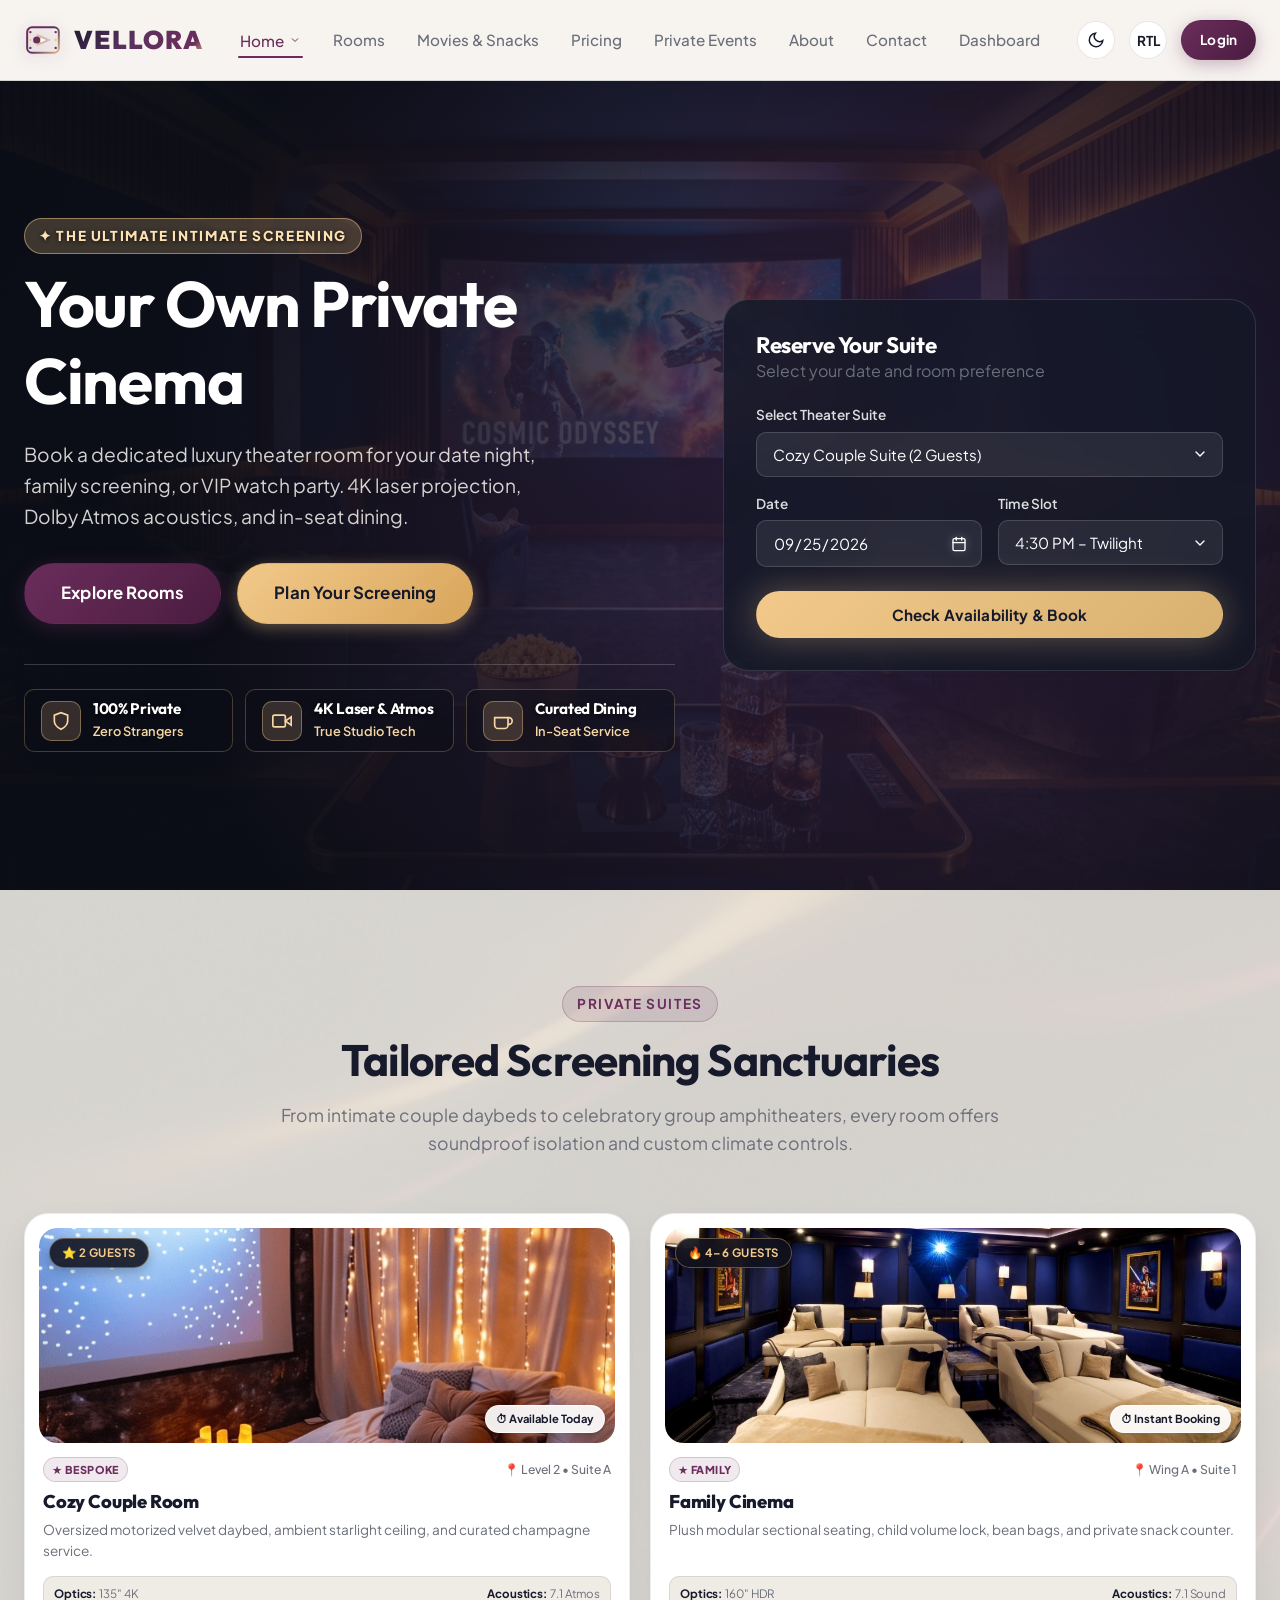
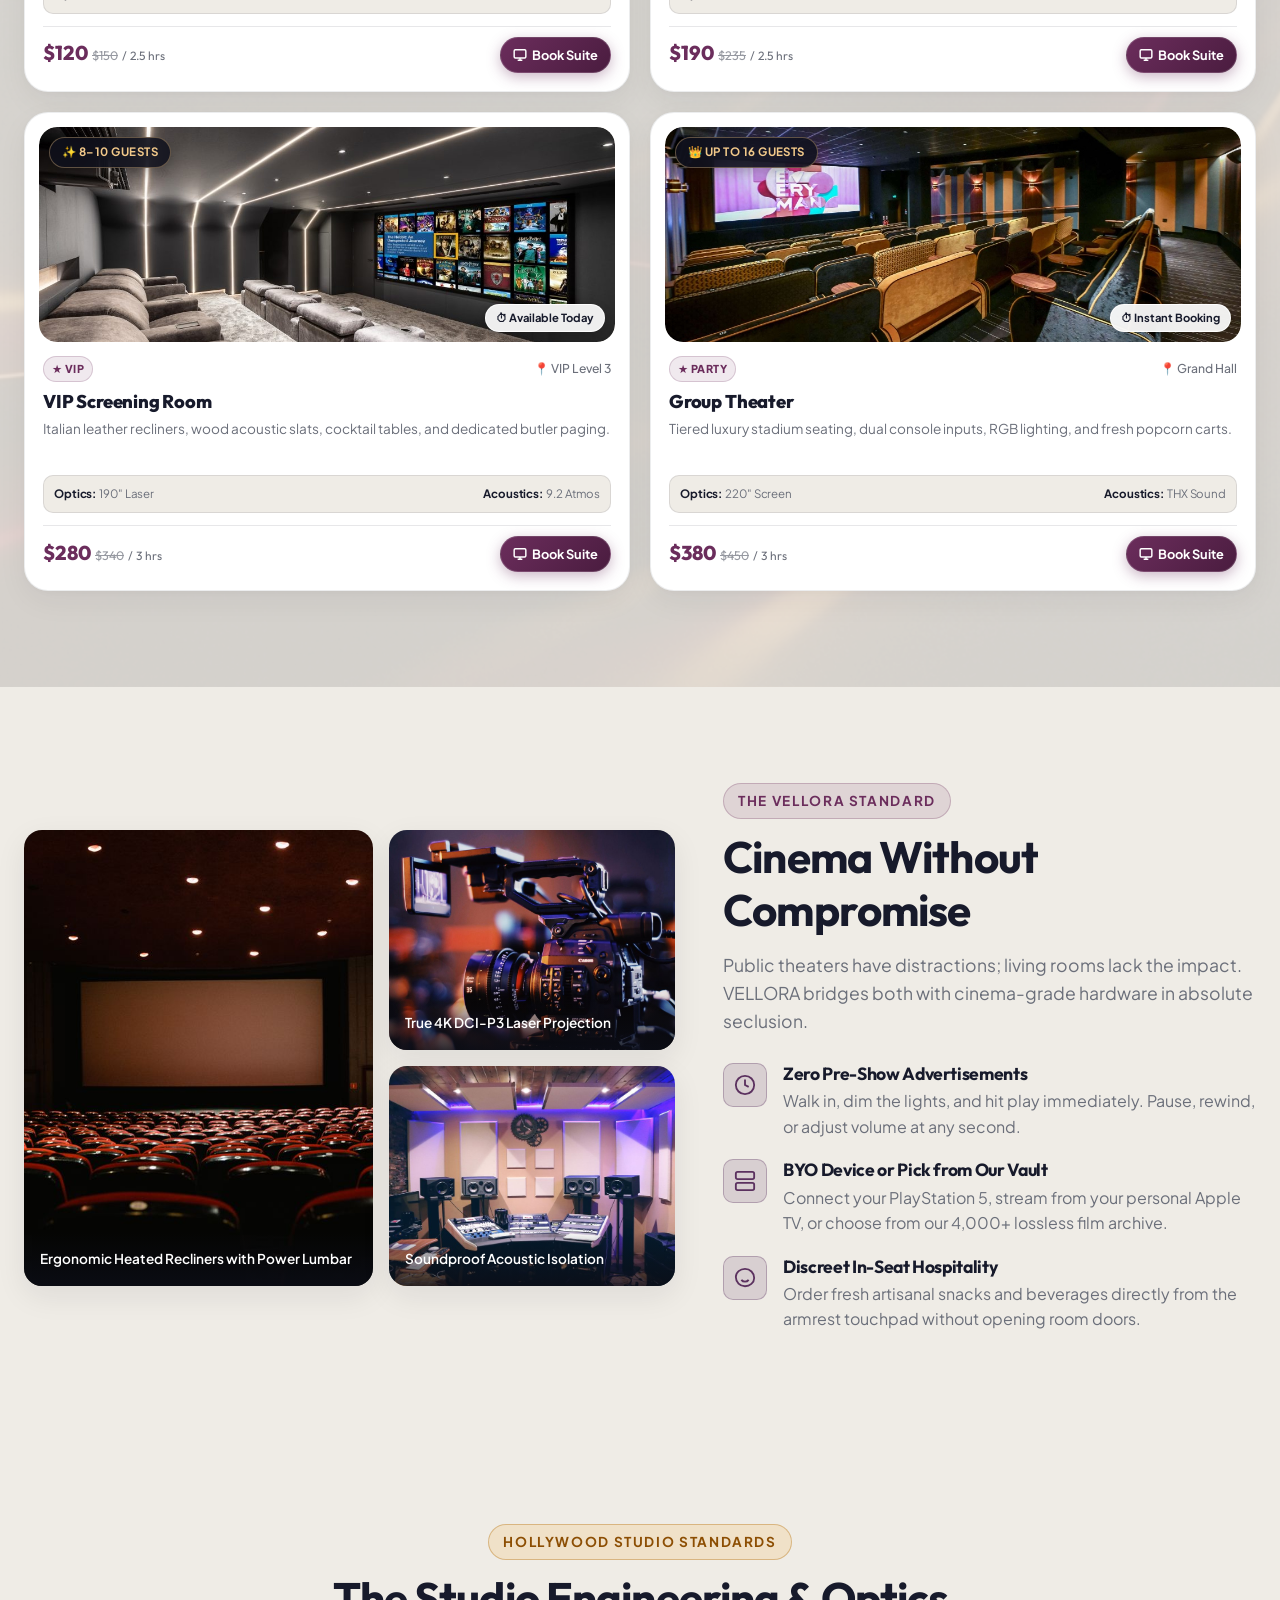
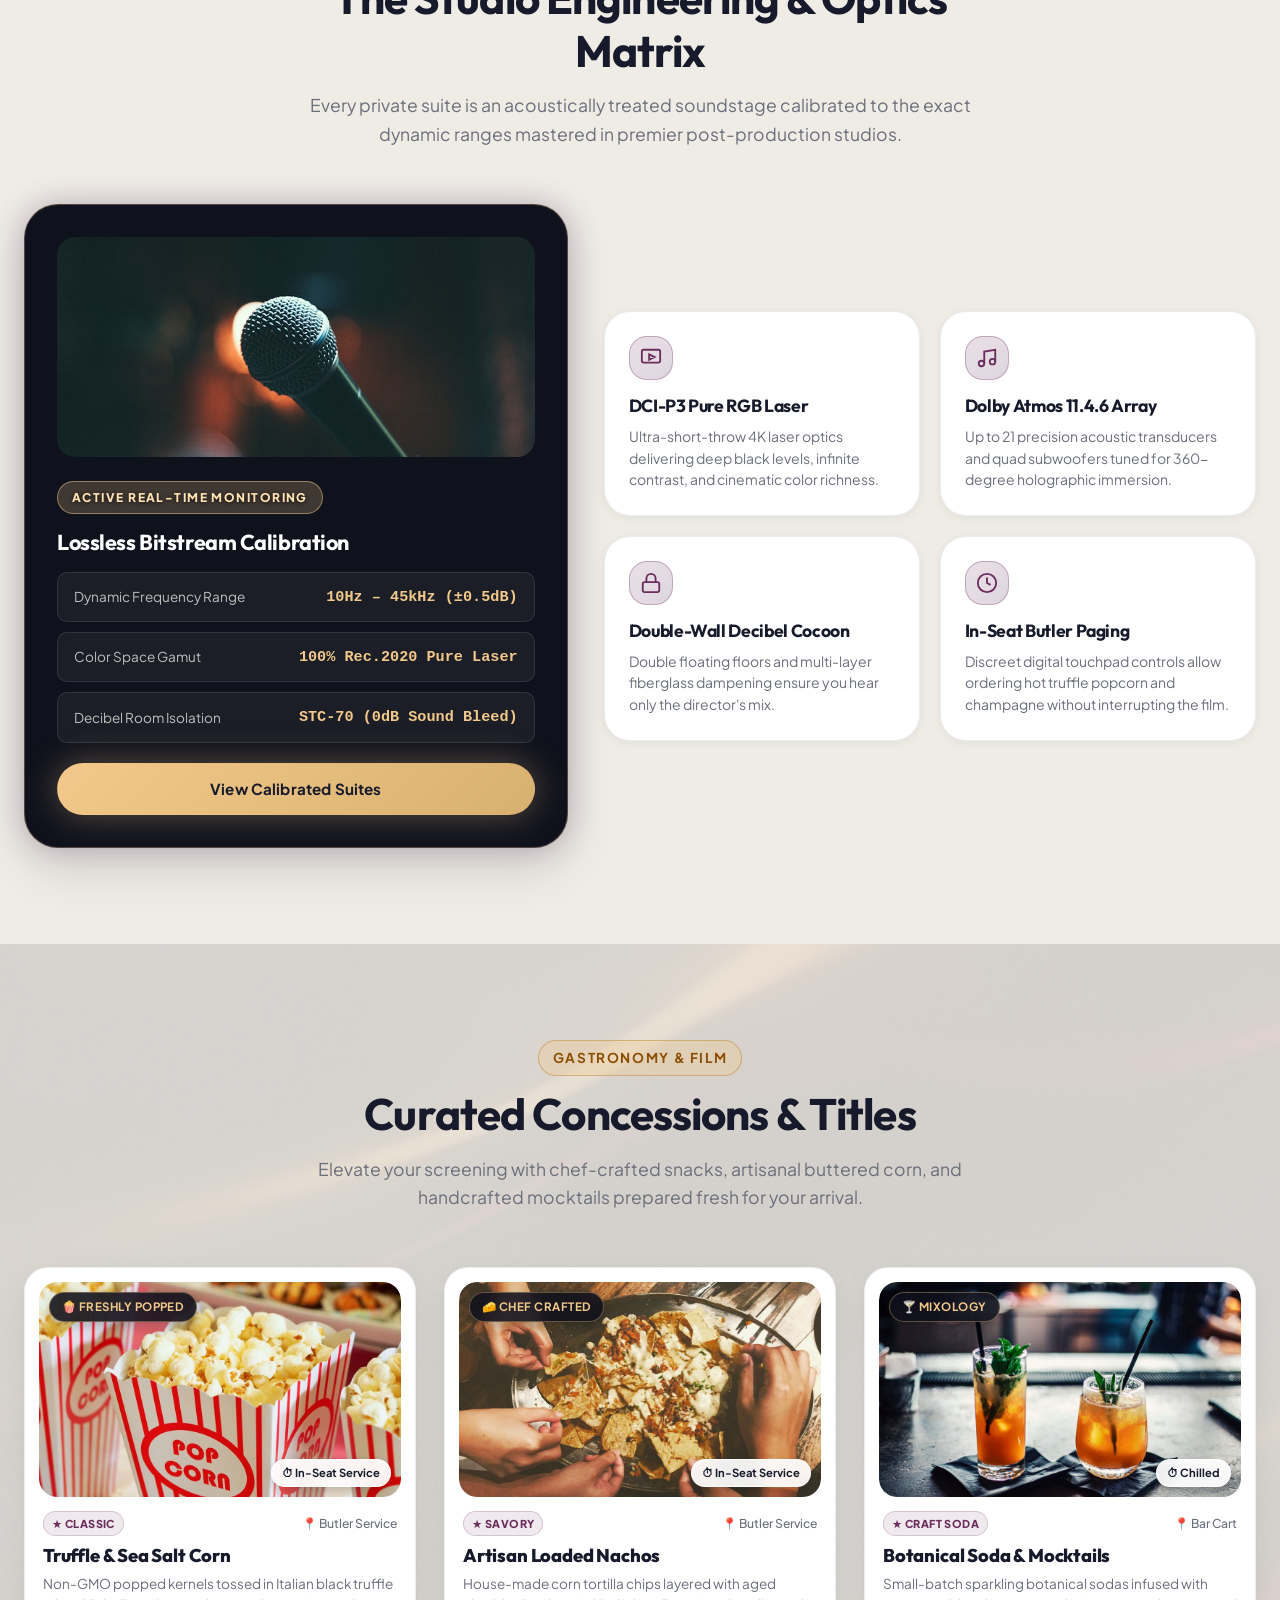
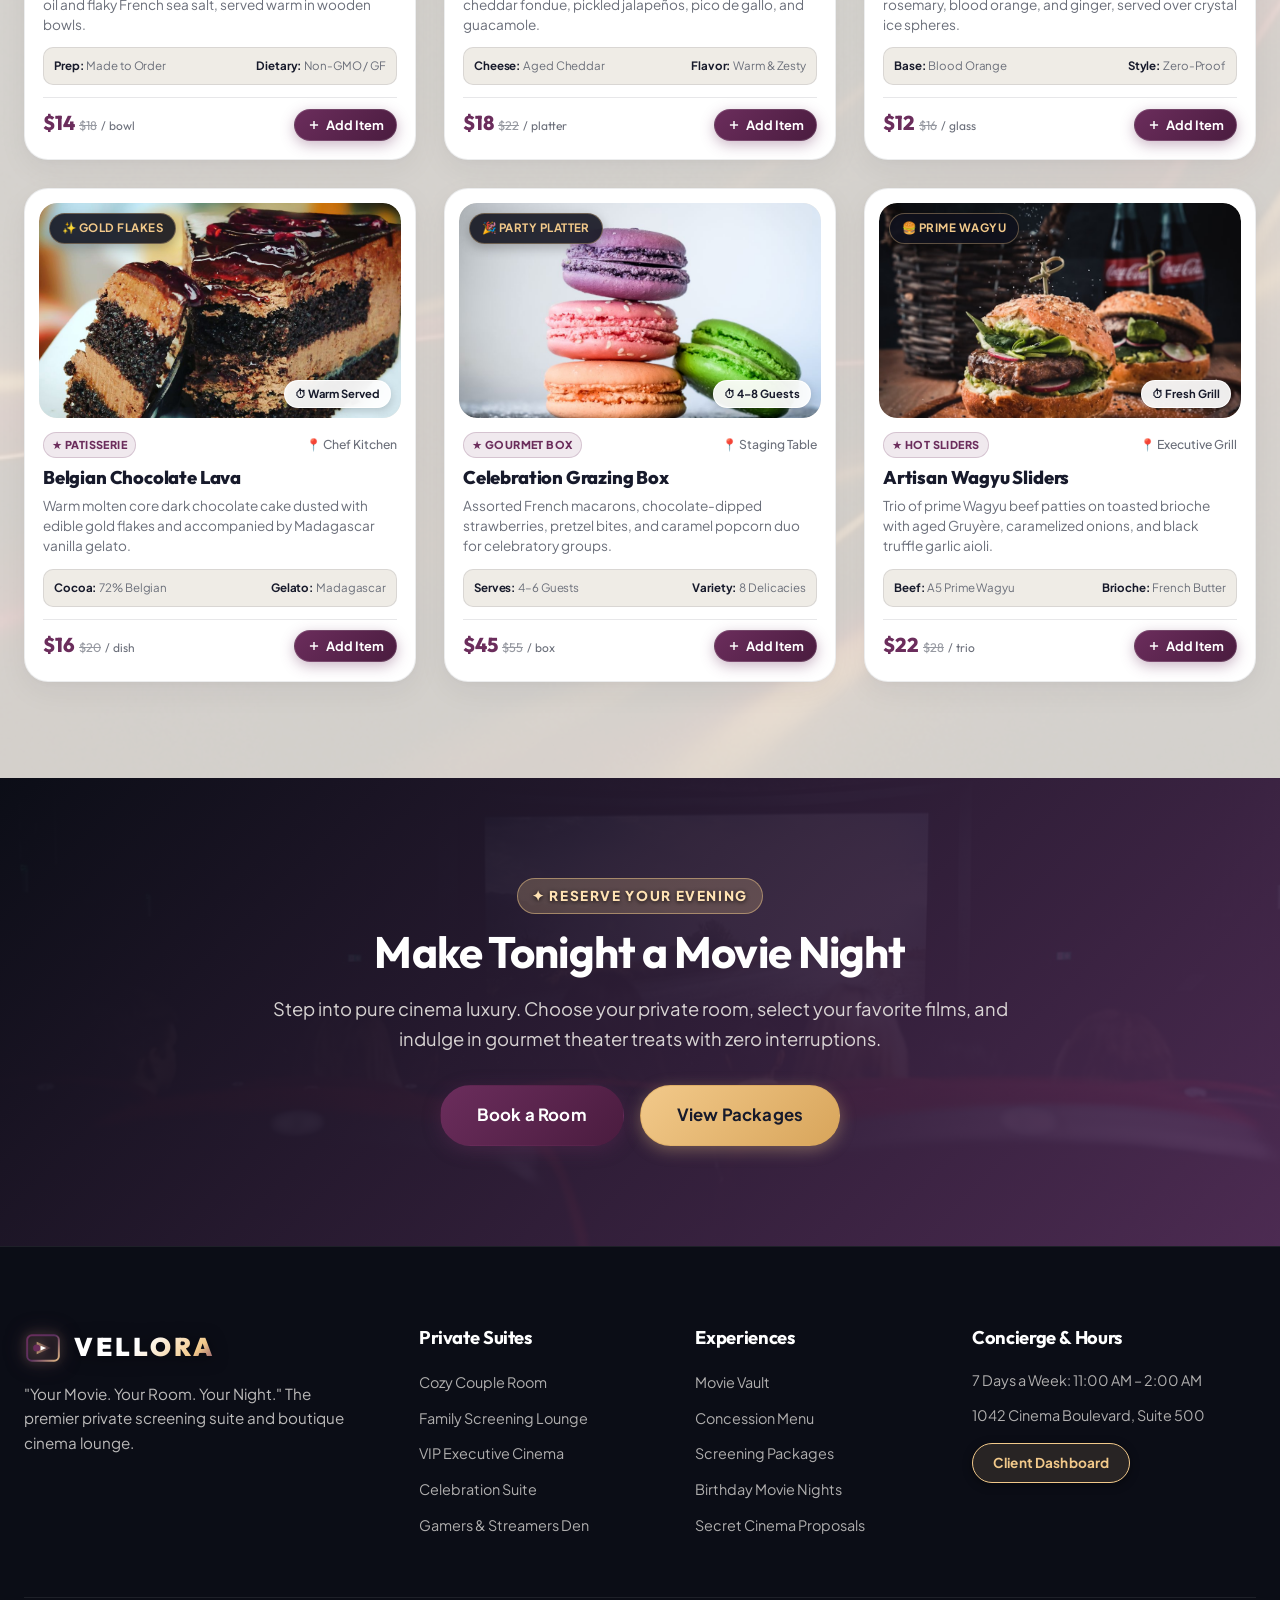
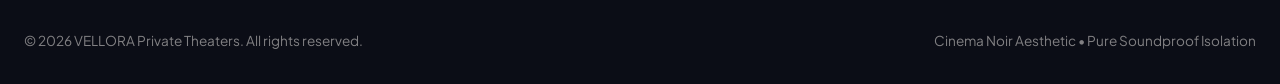
<file: index.html>
<!DOCTYPE html>
<html lang="en" data-theme="light" dir="ltr">
<head>
  <meta charset="UTF-8">
  <meta name="viewport" content="width=device-width, initial-scale=1.0">
  <title>VELLORA — Private Movie Theater & Luxury Screening Lounge</title>
  <meta name="description" content="Experience cinema on your terms. Rent an ultra-luxurious private movie theater room with 4K laser projection, Dolby Atmos sound, and curated gourmet snacks.">
  <link rel="icon" type="image/svg+xml" href="assets/icons/logo.svg">
  
  <!-- CSS Stylesheets -->
  <link rel="stylesheet" href="assets/css/style.css">
  <link rel="stylesheet" href="assets/css/responsive.css">
</head>
<body>
  <!-- ==================== CINEMATIC PAGE PRELOADER ==================== -->
  <div id="vellora-preloader" class="vellora-preloader" aria-hidden="true">
    <div class="preloader-backdrop"></div>
    <div class="preloader-content">
      <div class="preloader-logo-wrap">
        <svg class="preloader-film-reel" viewBox="0 0 100 100" fill="none">
          <circle cx="50" cy="50" r="44" stroke="rgba(242, 201, 138, 0.2)" stroke-width="2" stroke-dasharray="6 6"/>
          <circle cx="50" cy="50" r="38" stroke="url(#preloadRingGrad)" stroke-width="3" stroke-linecap="round"/>
          <defs>
            <linearGradient id="preloadRingGrad" x1="0" y1="0" x2="100" y2="100" gradientUnits="userSpaceOnUse">
              <stop offset="0%" stop-color="#F2C98A"/>
              <stop offset="50%" stop-color="#6B2D5C"/>
              <stop offset="100%" stop-color="#F2C98A"/>
            </linearGradient>
          </defs>
        </svg>
        <svg class="preloader-brand-icon" viewBox="0 0 48 48" fill="none">
          <rect x="4" y="8" width="40" height="32" rx="6" stroke="url(#preloadLogoGrad)" stroke-width="2.5" />
          <circle cx="8" cy="14" r="1.5" fill="#6B2D5C" />
          <circle cx="8" cy="24" r="1.5" fill="#F2C98A" />
          <circle cx="8" cy="34" r="1.5" fill="#5B315F" />
          <circle cx="40" cy="14" r="1.5" fill="#6B2D5C" />
          <circle cx="40" cy="24" r="1.5" fill="#F2C98A" />
          <circle cx="40" cy="34" r="1.5" fill="#5B315F" />
          <polygon points="16,16 34,24 16,32" fill="url(#preloadBeamGrad)" />
          <circle cx="16" cy="24" r="4.5" fill="#6B2D5C" />
          <polygon points="21,21 28,24 21,27" fill="#FFFFFF" />
          <defs>
            <linearGradient id="preloadLogoGrad" x1="4" y1="4" x2="44" y2="44" gradientUnits="userSpaceOnUse">
              <stop offset="0%" stop-color="#6B2D5C" />
              <stop offset="50%" stop-color="#5B315F" />
              <stop offset="100%" stop-color="#F2C98A" />
            </linearGradient>
            <linearGradient id="preloadBeamGrad" x1="14" y1="24" x2="40" y2="24" gradientUnits="userSpaceOnUse">
              <stop offset="0%" stop-color="#F2C98A" stop-opacity="0.85" />
              <stop offset="100%" stop-color="#6B2D5C" stop-opacity="0.15" />
            </linearGradient>
          </defs>
        </svg>
      </div>
      <div class="preloader-brand-title">VELLORA</div>
      <div class="preloader-status-text">
        <span class="preloader-status-dot"></span>
        CALIBRATING PRIVATE CINEMA
      </div>
      <div class="preloader-progress-track">
        <div class="preloader-progress-bar"></div>
      </div>
    </div>
  </div>

  <!-- ==================== SITE NAVBAR ==================== -->
  <header class="site-header">
    <div class="container nav-container">
      <a href="index.html" class="brand-wrapper" aria-label="VELLORA Home">
        <svg class="brand-logo-svg" viewBox="0 0 48 48" fill="none">
          <defs>
            <linearGradient id="navLogoGrad" x1="4" y1="4" x2="44" y2="44" gradientUnits="userSpaceOnUse">
              <stop offset="0%" stop-color="#6B2D5C" />
              <stop offset="50%" stop-color="#5B315F" />
              <stop offset="100%" stop-color="#F2C98A" />
            </linearGradient>
            <linearGradient id="navBeamGrad" x1="14" y1="24" x2="40" y2="24" gradientUnits="userSpaceOnUse">
              <stop offset="0%" stop-color="#F2C98A" stop-opacity="0.8" />
              <stop offset="100%" stop-color="#6B2D5C" stop-opacity="0.1" />
            </linearGradient>
          </defs>
          <rect x="4" y="8" width="40" height="32" rx="6" stroke="url(#navLogoGrad)" stroke-width="2.5" />
          <circle cx="8" cy="14" r="1.5" fill="#6B2D5C" />
          <circle cx="8" cy="24" r="1.5" fill="#F2C98A" />
          <circle cx="8" cy="34" r="1.5" fill="#5B315F" />
          <circle cx="40" cy="14" r="1.5" fill="#6B2D5C" />
          <circle cx="40" cy="24" r="1.5" fill="#F2C98A" />
          <circle cx="40" cy="34" r="1.5" fill="#5B315F" />
          <polygon points="16,16 34,24 16,32" fill="url(#navBeamGrad)" />
          <circle cx="16" cy="24" r="4.5" fill="#6B2D5C" />
          <polygon points="21,21 28,24 21,27" fill="#FFFFFF" />
        </svg>
        <span class="brand-name-text">VELLORA</span>
      </a>

      <!-- Desktop Navigation -->
      <ul class="nav-links">
        <li class="nav-dropdown">
          <button class="nav-link active dropdown-toggle" aria-haspopup="true" aria-expanded="false">
            Home
            <svg width="12" height="12" viewBox="0 0 24 24" fill="none" stroke="currentColor" stroke-width="2"><polyline points="6 9 12 15 18 9"/></svg>
          </button>
          <ul class="dropdown-menu">
            <li><a href="index.html" class="active">Home 1 (Classic Luxe)</a></li>
            <li><a href="home-2.html">Home 2 (Cinema Pods)</a></li>
          </ul>
        </li>
        <li><a href="rooms.html" class="nav-link">Rooms</a></li>
        <li><a href="movies-snacks.html" class="nav-link">Movies &amp; Snacks</a></li>
        <li><a href="pricing.html" class="nav-link">Pricing</a></li>
        <li><a href="parties.html" class="nav-link">Private Events</a></li>
        <li><a href="about.html" class="nav-link">About</a></li>
        <li><a href="contact.html" class="nav-link">Contact</a></li>
        <li><a href="dashboard.html" class="nav-link">Dashboard</a></li>
      </ul>

      <!-- Navbar Controls -->
      <div class="nav-controls">
        <button class="control-toggle-btn theme-toggle-btn" aria-label="Toggle Theme" title="Toggle Light/Dark Theme">
          <svg width="18" height="18" viewBox="0 0 24 24" fill="none" stroke="currentColor" stroke-width="2"><circle cx="12" cy="12" r="5"/><path d="M12 1v2M12 21v2M4.22 4.22l1.42 1.42M18.36 18.36l1.42 1.42M1 12h2M21 12h2M4.22 19.78l1.42-1.42M18.36 5.64l1.42-1.42"/></svg>
        </button>
        <button class="control-toggle-btn rtl-toggle-btn" aria-label="Toggle Direction" title="Toggle RTL/LTR">RTL</button>
        <a href="login.html" class="btn btn-primary btn-sm desktop-login-btn">Login</a>
        <button class="hamburger-btn" aria-label="Open Navigation Menu">
          <span></span>
          <span></span>
          <span></span>
        </button>
      </div>
    </div>
  </header>

  <!-- Mobile Navigation Drawer -->
  <div class="mobile-nav-drawer">
    <ul class="mobile-nav-links">
      <li class="nav-dropdown">
        <button class="nav-link active dropdown-toggle">
          Home Concepts
          <svg width="14" height="14" viewBox="0 0 24 24" fill="none" stroke="currentColor" stroke-width="2"><polyline points="6 9 12 15 18 9"/></svg>
        </button>
        <ul class="dropdown-menu">
          <li><a href="index.html" class="active">Home 1 (Classic Luxe)</a></li>
          <li><a href="home-2.html">Home 2 (Cinema Pods)</a></li>
        </ul>
      </li>
      <li><a href="rooms.html" class="nav-link">Rooms</a></li>
      <li><a href="movies-snacks.html" class="nav-link">Movies &amp; Snacks</a></li>
      <li><a href="pricing.html" class="nav-link">Pricing</a></li>
      <li><a href="parties.html" class="nav-link">Private Events</a></li>
      <li><a href="about.html" class="nav-link">About</a></li>
      <li><a href="contact.html" class="nav-link">Contact</a></li>
      <li><a href="dashboard.html" class="nav-link">Dashboard</a></li>
    </ul>
    <div style="margin-top: auto; display: flex; flex-direction: column; gap: 12px;">
      <a href="login.html" class="btn btn-primary">Login</a>
      <a href="register.html" class="btn btn-secondary">Create Account</a>
    </div>
  </div>

  <main>
    <!-- =======================================================
         SECTION 1: CINEMATIC HERO
         ======================================================= -->
    <section class="home-hero-section">
      <img src="assets/images/hero-home-cinema.jpg" alt="Vellora Private Luxury Cinema Room" class="home-hero-bg">
      <div class="home-hero-overlay"></div>
      
      <div class="container home-hero-container">
        <div class="hero-text-content">
          <span class="eyebrow eyebrow-warm">✦ The Ultimate Intimate Screening</span>
          <h1>Your Own Private Cinema</h1>
          <p>Book a dedicated luxury theater room for your date night, family screening, or VIP watch party. 4K laser projection, Dolby Atmos acoustics, and in-seat dining.</p>
          
          <div class="hero-cta-group">
            <a href="rooms.html" class="btn btn-primary btn-lg">Explore Rooms</a>
            <a href="pricing.html" class="btn btn-secondary btn-lg">Plan Your Screening</a>
          </div>

          <div class="hero-trust-indicators">
            <div class="trust-item">
              <div class="trust-icon">
                <svg width="20" height="20" viewBox="0 0 24 24" fill="none" stroke="currentColor" stroke-width="2"><path d="M12 22s8-4 8-10V5l-8-3-8 3v7c0 6 8 10 8 10z"/></svg>
              </div>
              <div class="trust-info">
                <h5>100% Private</h5>
                <span>Zero Strangers</span>
              </div>
            </div>
            <div class="trust-item">
              <div class="trust-icon">
                <svg width="20" height="20" viewBox="0 0 24 24" fill="none" stroke="currentColor" stroke-width="2"><polygon points="23 7 16 12 23 17 23 7"/><rect x="1" y="5" width="15" height="14" rx="2" ry="2"/></svg>
              </div>
              <div class="trust-info">
                <h5>4K Laser &amp; Atmos</h5>
                <span>True Studio Tech</span>
              </div>
            </div>
            <div class="trust-item">
              <div class="trust-icon">
                <svg width="20" height="20" viewBox="0 0 24 24" fill="none" stroke="currentColor" stroke-width="2"><path d="M18 8h1a4 4 0 0 1 0 8h-1M2 8h16v9a4 4 0 0 1-4 4H6a4 4 0 0 1-4-4V8z"/></svg>
              </div>
              <div class="trust-info">
                <h5>Curated Dining</h5>
                <span>In-Seat Service</span>
              </div>
            </div>
          </div>
        </div>

        <!-- Quick Screening Reservation Widget -->
        <div class="hero-quick-booking-card">
          <div class="quick-booking-header">
            <h3>Reserve Your Suite</h3>
            <p>Select your date and room preference</p>
          </div>
          <form onsubmit="event.preventDefault(); window.showVelloraToast('Suite locked in! Redirecting to selection...'); setTimeout(()=>location.href='dashboard.html', 1000);">
            <div class="form-group">
              <label class="form-label dark-label">Select Theater Suite</label>
              <select class="form-control form-control-dark" required>
                <option value="duo">Cozy Couple Suite (2 Guests)</option>
                <option value="family">Family Screening Lounge (4–6 Guests)</option>
                <option value="vip">VIP Executive Theater (8–10 Guests)</option>
                <option value="group">Grand Celebration Room (Up to 16 Guests)</option>
              </select>
            </div>
            <div class="hero-form-row">
              <div class="form-group">
                <label class="form-label dark-label">Date</label>
                <input type="date" class="form-control form-control-dark" required value="2026-09-25">
              </div>
              <div class="form-group">
                <label class="form-label dark-label">Time Slot</label>
                <select class="form-control form-control-dark" required>
                  <option>1:00 PM – Matinee</option>
                  <option selected>4:30 PM – Twilight</option>
                  <option>8:00 PM – Prime Time</option>
                  <option>11:00 PM – Midnight</option>
                </select>
              </div>
            </div>
            <button type="submit" class="btn btn-warm" style="width: 100%; margin-top: 8px;">Check Availability &amp; Book</button>
          </form>
        </div>
      </div>
    </section>

    <!-- =======================================================
         SECTION 2: FEATURED PRIVATE ROOMS
         ======================================================= -->
    <section class="section-spacing section-ambient-luxe">
      <div class="container">
        <div class="section-header">
          <span class="eyebrow">Private Suites</span>
          <h2>Tailored Screening Sanctuaries</h2>
          <p class="section-desc">From intimate couple daybeds to celebratory group amphitheaters, every room offers soundproof isolation and custom climate controls.</p>
        </div>

        <div class="grid-4">
          <!-- Room Card 1 -->
          <div class="cinema-card">
            <div class="card-media">
              <img src="assets/images/room-couple-duo.jpg" alt="Cozy Couple Room Private Cinema">
              <span class="card-badge">⭐ 2 Guests</span>
              <span class="card-badge-bottom">⏱ Available Today</span>
            </div>
            <div class="card-body">
              <div class="card-meta-row">
                <span class="card-meta-pill">★ BESPOKE</span>
                <span class="card-location">📍 Level 2 • Suite A</span>
              </div>
              <h3 class="card-title">Cozy Couple Room</h3>
              <p class="card-desc">Oversized motorized velvet daybed, ambient starlight ceiling, and curated champagne service.</p>
              <div class="card-spec-box">
                <span><strong>Optics:</strong> 135" 4K</span>
                <span><strong>Acoustics:</strong> 7.1 Atmos</span>
              </div>
              <div class="card-footer">
                <div class="price-tag">
                  <span class="amount">$120</span>
                  <span class="old-price">$150</span>
                  <span class="period">/ 2.5 hrs</span>
                </div>
                <a href="rooms.html" class="btn-card-action">
                  <svg width="14" height="14" viewBox="0 0 24 24" fill="none" stroke="currentColor" stroke-width="2.5"><rect x="2" y="3" width="20" height="14" rx="2"/><line x1="8" y1="21" x2="16" y2="21"/><line x1="12" y1="17" x2="12" y2="21"/></svg>
                  Book Suite
                </a>
              </div>
            </div>
          </div>

          <!-- Room Card 2 -->
          <div class="cinema-card">
            <div class="card-media">
              <img src="assets/images/room-family-lounge.jpg" alt="Family Cinema Private Lounge">
              <span class="card-badge">🔥 4–6 Guests</span>
              <span class="card-badge-bottom">⏱ Instant Booking</span>
            </div>
            <div class="card-body">
              <div class="card-meta-row">
                <span class="card-meta-pill">★ FAMILY</span>
                <span class="card-location">📍 Wing A • Suite 1</span>
              </div>
              <h3 class="card-title">Family Cinema</h3>
              <p class="card-desc">Plush modular sectional seating, child volume lock, bean bags, and private snack counter.</p>
              <div class="card-spec-box">
                <span><strong>Optics:</strong> 160" HDR</span>
                <span><strong>Acoustics:</strong> 7.1 Sound</span>
              </div>
              <div class="card-footer">
                <div class="price-tag">
                  <span class="amount">$190</span>
                  <span class="old-price">$235</span>
                  <span class="period">/ 2.5 hrs</span>
                </div>
                <a href="rooms.html" class="btn-card-action">
                  <svg width="14" height="14" viewBox="0 0 24 24" fill="none" stroke="currentColor" stroke-width="2.5"><rect x="2" y="3" width="20" height="14" rx="2"/><line x1="8" y1="21" x2="16" y2="21"/><line x1="12" y1="17" x2="12" y2="21"/></svg>
                  Book Suite
                </a>
              </div>
            </div>
          </div>

          <!-- Room Card 3 -->
          <div class="cinema-card">
            <div class="card-media">
              <img src="assets/images/room-vip-screening.jpg" alt="VIP Screening Room Executive Cinema">
              <span class="card-badge">✨ 8–10 Guests</span>
              <span class="card-badge-bottom">⏱ Available Today</span>
            </div>
            <div class="card-body">
              <div class="card-meta-row">
                <span class="card-meta-pill">★ VIP</span>
                <span class="card-location">📍 VIP Level 3</span>
              </div>
              <h3 class="card-title">VIP Screening Room</h3>
              <p class="card-desc">Italian leather recliners, wood acoustic slats, cocktail tables, and dedicated butler paging.</p>
              <div class="card-spec-box">
                <span><strong>Optics:</strong> 190" Laser</span>
                <span><strong>Acoustics:</strong> 9.2 Atmos</span>
              </div>
              <div class="card-footer">
                <div class="price-tag">
                  <span class="amount">$280</span>
                  <span class="old-price">$340</span>
                  <span class="period">/ 3 hrs</span>
                </div>
                <a href="rooms.html" class="btn-card-action">
                  <svg width="14" height="14" viewBox="0 0 24 24" fill="none" stroke="currentColor" stroke-width="2.5"><rect x="2" y="3" width="20" height="14" rx="2"/><line x1="8" y1="21" x2="16" y2="21"/><line x1="12" y1="17" x2="12" y2="21"/></svg>
                  Book Suite
                </a>
              </div>
            </div>
          </div>

          <!-- Room Card 4 -->
          <div class="cinema-card">
            <div class="card-media">
              <img src="assets/images/room-group-theater.jpg" alt="Group Theater Celebration Suite">
              <span class="card-badge">👑 Up to 16 Guests</span>
              <span class="card-badge-bottom">⏱ Instant Booking</span>
            </div>
            <div class="card-body">
              <div class="card-meta-row">
                <span class="card-meta-pill">★ PARTY</span>
                <span class="card-location">📍 Grand Hall</span>
              </div>
              <h3 class="card-title">Group Theater</h3>
              <p class="card-desc">Tiered luxury stadium seating, dual console inputs, RGB lighting, and fresh popcorn carts.</p>
              <div class="card-spec-box">
                <span><strong>Optics:</strong> 220" Screen</span>
                <span><strong>Acoustics:</strong> THX Sound</span>
              </div>
              <div class="card-footer">
                <div class="price-tag">
                  <span class="amount">$380</span>
                  <span class="old-price">$450</span>
                  <span class="period">/ 3 hrs</span>
                </div>
                <a href="rooms.html" class="btn-card-action">
                  <svg width="14" height="14" viewBox="0 0 24 24" fill="none" stroke="currentColor" stroke-width="2.5"><rect x="2" y="3" width="20" height="14" rx="2"/><line x1="8" y1="21" x2="16" y2="21"/><line x1="12" y1="17" x2="12" y2="21"/></svg>
                  Book Suite
                </a>
              </div>
            </div>
          </div>
        </div>
      </div>
    </section>

    <!-- =======================================================
         SECTION 3: THE PRIVATE CINEMA EXPERIENCE (ASYMMETRIC)
         ======================================================= -->
    <section class="section-spacing" style="background: var(--color-surface-soft);">
      <div class="container">
        <div class="editorial-experience-grid">
          <!-- Asymmetric Visual Mosaic -->
          <div class="experience-mosaic">
            <div class="mosaic-item mosaic-item-large">
              <img src="assets/images/exp-seating.jpg" alt="Ultra-luxury Italian Leather Recliners">
              <div class="mosaic-caption">Ergonomic Heated Recliners with Power Lumbar</div>
            </div>
            <div class="mosaic-item">
              <img src="assets/images/exp-projection.jpg" alt="4K Laser Cinema Projector Beam">
              <div class="mosaic-caption">True 4K DCI-P3 Laser Projection</div>
            </div>
            <div class="mosaic-item">
              <img src="assets/images/exp-sound.jpg" alt="Dolby Atmos Acoustic Panel Engineering">
              <div class="mosaic-caption">Soundproof Acoustic Isolation</div>
            </div>
          </div>

          <!-- Editorial Narrative Content -->
          <div>
            <span class="eyebrow">The Vellora Standard</span>
            <h2>Cinema Without Compromise</h2>
            <p class="section-desc">Public theaters have distractions; living rooms lack the impact. VELLORA bridges both with cinema-grade hardware in absolute seclusion.</p>

            <div class="feature-list">
              <div class="feature-list-item">
                <div class="feature-icon-badge">
                  <svg width="22" height="22" viewBox="0 0 24 24" fill="none" stroke="currentColor" stroke-width="2"><circle cx="12" cy="12" r="10"/><polyline points="12 6 12 12 16 14"/></svg>
                </div>
                <div>
                  <h4>Zero Pre-Show Advertisements</h4>
                  <p>Walk in, dim the lights, and hit play immediately. Pause, rewind, or adjust volume at any second.</p>
                </div>
              </div>

              <div class="feature-list-item">
                <div class="feature-icon-badge">
                  <svg width="22" height="22" viewBox="0 0 24 24" fill="none" stroke="currentColor" stroke-width="2"><rect x="2" y="2" width="20" height="8" rx="2" ry="2"/><rect x="2" y="14" width="20" height="8" rx="2" ry="2"/><line x1="6" y1="6" x2="6.01" y2="6"/><line x1="6" y1="18" x2="6.01" y2="18"/></svg>
                </div>
                <div>
                  <h4>BYO Device or Pick from Our Vault</h4>
                  <p>Connect your PlayStation 5, stream from your personal Apple TV, or choose from our 4,000+ lossless film archive.</p>
                </div>
              </div>

              <div class="feature-list-item">
                <div class="feature-icon-badge">
                  <svg width="22" height="22" viewBox="0 0 24 24" fill="none" stroke="currentColor" stroke-width="2"><path d="M12 2a10 10 0 0 1 10 10c0 5.25-4.75 9-10 9a10 10 0 0 1-10-10c0-5.25 4.75-9 10-9z"/><path d="M8 14s1.5 2 4 2 4-2 4-2"/></svg>
                </div>
                <div>
                  <h4>Discreet In-Seat Hospitality</h4>
                  <p>Order fresh artisanal snacks and beverages directly from the armrest touchpad without opening room doors.</p>
                </div>
              </div>
            </div>
          </div>
        </div>
      </div>
    </section>

    <!-- =======================================================
         SECTION 4: STUDIO ENGINEERING & OPTICS MATRIX (NEW DISTINCT LAYOUT)
         ======================================================= -->
    <section class="section-spacing" style="background: var(--color-surface-soft);">
      <div class="container">
        <div class="section-header">
          <span class="eyebrow eyebrow-warm">Hollywood Studio Standards</span>
          <h2>The Studio Engineering &amp; Optics Matrix</h2>
          <p class="section-desc">Every private suite is an acoustically treated soundstage calibrated to the exact dynamic ranges mastered in premier post-production studios.</p>
        </div>

        <div class="h1-calibration-grid">
          <!-- Left: Obsidian Console Card -->
          <div class="h1-console-card">
            <div class="h1-console-media">
              <img src="assets/images/home1-studio-calibration.jpg" alt="Vellora Sound Mixing Console and Optical Calibration">
            </div>
            <div style="margin-bottom: 16px;">
              <span class="eyebrow eyebrow-warm" style="font-size: 0.75rem;">Active Real-Time Monitoring</span>
              <h3 style="color: #FFFFFF; font-size: 1.35rem; margin-top: 4px;">Lossless Bitstream Calibration</h3>
            </div>
            
            <div class="h1-meter-bar">
              <span>Dynamic Frequency Range</span>
              <strong>10Hz &ndash; 45kHz (&plusmn;0.5dB)</strong>
            </div>
            <div class="h1-meter-bar">
              <span>Color Space Gamut</span>
              <strong>100% Rec.2020 Pure Laser</strong>
            </div>
            <div class="h1-meter-bar">
              <span>Decibel Room Isolation</span>
              <strong>STC-70 (0dB Sound Bleed)</strong>
            </div>

            <div style="margin-top: 20px; text-align: center;">
              <a href="rooms.html" class="btn btn-warm" style="width: 100%;">View Calibrated Suites</a>
            </div>
          </div>

          <!-- Right: 4-Quadrant Feature Bento Grid -->
          <div class="h1-quadrant-grid">
            <div class="h1-quad-tile">
              <div class="h1-quad-icon">
                <svg width="22" height="22" viewBox="0 0 24 24" fill="none" stroke="currentColor" stroke-width="2"><rect x="2" y="3" width="20" height="14" rx="2"/><polygon points="10 8 16 11 10 14"/></svg>
              </div>
              <h4>DCI-P3 Pure RGB Laser</h4>
              <p>Ultra-short-throw 4K laser optics delivering deep black levels, infinite contrast, and cinematic color richness.</p>
            </div>

            <div class="h1-quad-tile">
              <div class="h1-quad-icon">
                <svg width="22" height="22" viewBox="0 0 24 24" fill="none" stroke="currentColor" stroke-width="2"><path d="M9 18V5l12-2v13"/><circle cx="6" cy="18" r="3"/><circle cx="18" cy="16" r="3"/></svg>
              </div>
              <h4>Dolby Atmos 11.4.6 Array</h4>
              <p>Up to 21 precision acoustic transducers and quad subwoofers tuned for 360-degree holographic immersion.</p>
            </div>

            <div class="h1-quad-tile">
              <div class="h1-quad-icon">
                <svg width="22" height="22" viewBox="0 0 24 24" fill="none" stroke="currentColor" stroke-width="2"><rect x="3" y="11" width="18" height="11" rx="2" ry="2"/><path d="M7 11V7a5 5 0 0 1 10 0v4"/></svg>
              </div>
              <h4>Double-Wall Decibel Cocoon</h4>
              <p>Double floating floors and multi-layer fiberglass dampening ensure you hear only the director's mix.</p>
            </div>

            <div class="h1-quad-tile">
              <div class="h1-quad-icon">
                <svg width="22" height="22" viewBox="0 0 24 24" fill="none" stroke="currentColor" stroke-width="2"><circle cx="12" cy="12" r="10"/><path d="M12 6v6l4 2"/></svg>
              </div>
              <h4>In-Seat Butler Paging</h4>
              <p>Discreet digital touchpad controls allow ordering hot truffle popcorn and champagne without interrupting the film.</p>
            </div>
          </div>
        </div>
      </div>
    </section>

    <!-- =======================================================
         SECTION 5: MOVIES + SNACK EXPERIENCE
         ======================================================= -->
    <section class="section-spacing section-ambient-luxe">
      <div class="container">
        <div class="section-header">
          <span class="eyebrow eyebrow-warm">Gastronomy &amp; Film</span>
          <h2>Curated Concessions &amp; Titles</h2>
          <p class="section-desc">Elevate your screening with chef-crafted snacks, artisanal buttered corn, and handcrafted mocktails prepared fresh for your arrival.</p>
        </div>

        <div class="grid-3">
          <!-- Item 1 -->
          <div class="cinema-card">
            <div class="card-media">
              <img src="assets/images/snack-popcorn-gourmet.jpg" alt="Truffle and Salted Caramel Gourmet Popcorn">
              <span class="card-badge">🍿 Freshly Popped</span>
              <span class="card-badge-bottom">⏱ In-Seat Service</span>
            </div>
            <div class="card-body">
              <div class="card-meta-row">
                <span class="card-meta-pill">★ CLASSIC</span>
                <span class="card-location">📍 Butler Service</span>
              </div>
              <h3 class="card-title">Truffle &amp; Sea Salt Corn</h3>
              <p class="card-desc">Non-GMO popped kernels tossed in Italian black truffle oil and flaky French sea salt, served warm in wooden bowls.</p>
              <div class="card-spec-box">
                <span><strong>Prep:</strong> Made to Order</span>
                <span><strong>Dietary:</strong> Non-GMO / GF</span>
              </div>
              <div class="card-footer">
                <div class="price-tag">
                  <span class="amount">$14</span>
                  <span class="old-price">$18</span>
                  <span class="period">/ bowl</span>
                </div>
                <button class="btn-card-action btn-card-action-alt" onclick="location.href='movies-snacks.html'">
                  <svg width="14" height="14" viewBox="0 0 24 24" fill="none" stroke="currentColor" stroke-width="2.5"><line x1="12" y1="5" x2="12" y2="19"/><line x1="5" y1="12" x2="19" y2="12"/></svg>
                  Add Item
                </button>
              </div>
            </div>
          </div>

          <!-- Item 2 -->
          <div class="cinema-card">
            <div class="card-media">
              <img src="assets/images/snack-nachos.jpg" alt="Artisanal Loaded Cinema Nachos">
              <span class="card-badge">🧀 Chef Crafted</span>
              <span class="card-badge-bottom">⏱ In-Seat Service</span>
            </div>
            <div class="card-body">
              <div class="card-meta-row">
                <span class="card-meta-pill">★ SAVORY</span>
                <span class="card-location">📍 Butler Service</span>
              </div>
              <h3 class="card-title">Artisan Loaded Nachos</h3>
              <p class="card-desc">House-made corn tortilla chips layered with aged cheddar fondue, pickled jalapeños, pico de gallo, and guacamole.</p>
              <div class="card-spec-box">
                <span><strong>Cheese:</strong> Aged Cheddar</span>
                <span><strong>Flavor:</strong> Warm &amp; Zesty</span>
              </div>
              <div class="card-footer">
                <div class="price-tag">
                  <span class="amount">$18</span>
                  <span class="old-price">$22</span>
                  <span class="period">/ platter</span>
                </div>
                <button class="btn-card-action btn-card-action-alt" onclick="location.href='movies-snacks.html'">
                  <svg width="14" height="14" viewBox="0 0 24 24" fill="none" stroke="currentColor" stroke-width="2.5"><line x1="12" y1="5" x2="12" y2="19"/><line x1="5" y1="12" x2="19" y2="12"/></svg>
                  Add Item
                </button>
              </div>
            </div>
          </div>

          <!-- Item 3 -->
          <div class="cinema-card">
            <div class="card-media">
              <img src="assets/images/snack-drinks.jpg" alt="Handcrafted Sparkling Mocktails">
              <span class="card-badge">🍸 Mixology</span>
              <span class="card-badge-bottom">⏱ Chilled</span>
            </div>
            <div class="card-body">
              <div class="card-meta-row">
                <span class="card-meta-pill">★ CRAFT SODA</span>
                <span class="card-location">📍 Bar Cart</span>
              </div>
              <h3 class="card-title">Botanical Soda &amp; Mocktails</h3>
              <p class="card-desc">Small-batch sparkling botanical sodas infused with rosemary, blood orange, and ginger, served over crystal ice spheres.</p>
              <div class="card-spec-box">
                <span><strong>Base:</strong> Blood Orange</span>
                <span><strong>Style:</strong> Zero-Proof</span>
              </div>
              <div class="card-footer">
                <div class="price-tag">
                  <span class="amount">$12</span>
                  <span class="old-price">$16</span>
                  <span class="period">/ glass</span>
                </div>
                <button class="btn-card-action btn-card-action-alt" onclick="location.href='movies-snacks.html'">
                  <svg width="14" height="14" viewBox="0 0 24 24" fill="none" stroke="currentColor" stroke-width="2.5"><line x1="12" y1="5" x2="12" y2="19"/><line x1="5" y1="12" x2="19" y2="12"/></svg>
                  Add Item
                </button>
              </div>
            </div>
          </div>

          <!-- Item 4 -->
          <div class="cinema-card">
            <div class="card-media">
              <img src="assets/images/snack-dessert.jpg" alt="Decadent Belgian Chocolate Lava Cake">
              <span class="card-badge">✨ Gold Flakes</span>
              <span class="card-badge-bottom">⏱ Warm Served</span>
            </div>
            <div class="card-body">
              <div class="card-meta-row">
                <span class="card-meta-pill">★ PATISSERIE</span>
                <span class="card-location">📍 Chef Kitchen</span>
              </div>
              <h3 class="card-title">Belgian Chocolate Lava</h3>
              <p class="card-desc">Warm molten core dark chocolate cake dusted with edible gold flakes and accompanied by Madagascar vanilla gelato.</p>
              <div class="card-spec-box">
                <span><strong>Cocoa:</strong> 72% Belgian</span>
                <span><strong>Gelato:</strong> Madagascar</span>
              </div>
              <div class="card-footer">
                <div class="price-tag">
                  <span class="amount">$16</span>
                  <span class="old-price">$20</span>
                  <span class="period">/ dish</span>
                </div>
                <button class="btn-card-action btn-card-action-alt" onclick="location.href='movies-snacks.html'">
                  <svg width="14" height="14" viewBox="0 0 24 24" fill="none" stroke="currentColor" stroke-width="2.5"><line x1="12" y1="5" x2="12" y2="19"/><line x1="5" y1="12" x2="19" y2="12"/></svg>
                  Add Item
                </button>
              </div>
            </div>
          </div>

          <!-- Item 5 -->
          <div class="cinema-card">
            <div class="card-media">
              <img src="assets/images/snack-celebration-combo.jpg" alt="Movie Celebration Snack Platter">
              <span class="card-badge">🎉 Party Platter</span>
              <span class="card-badge-bottom">⏱ 4–8 Guests</span>
            </div>
            <div class="card-body">
              <div class="card-meta-row">
                <span class="card-meta-pill">★ GOURMET BOX</span>
                <span class="card-location">📍 Staging Table</span>
              </div>
              <h3 class="card-title">Celebration Grazing Box</h3>
              <p class="card-desc">Assorted French macarons, chocolate-dipped strawberries, pretzel bites, and caramel popcorn duo for celebratory groups.</p>
              <div class="card-spec-box">
                <span><strong>Serves:</strong> 4–6 Guests</span>
                <span><strong>Variety:</strong> 8 Delicacies</span>
              </div>
              <div class="card-footer">
                <div class="price-tag">
                  <span class="amount">$45</span>
                  <span class="old-price">$55</span>
                  <span class="period">/ box</span>
                </div>
                <button class="btn-card-action btn-card-action-alt" onclick="location.href='movies-snacks.html'">
                  <svg width="14" height="14" viewBox="0 0 24 24" fill="none" stroke="currentColor" stroke-width="2.5"><line x1="12" y1="5" x2="12" y2="19"/><line x1="5" y1="12" x2="19" y2="12"/></svg>
                  Add Item
                </button>
              </div>
            </div>
          </div>

          <!-- Item 6: Artisan Wagyu Sliders -->
          <div class="cinema-card">
            <div class="card-media">
              <img src="assets/images/snack-wagyu-sliders.jpg" alt="Artisan Wagyu Beef Sliders with Truffle Aioli">
              <span class="card-badge">🍔 Prime Wagyu</span>
              <span class="card-badge-bottom">⏱ Fresh Grill</span>
            </div>
            <div class="card-body">
              <div class="card-meta-row">
                <span class="card-meta-pill">★ HOT SLIDERS</span>
                <span class="card-location">📍 Executive Grill</span>
              </div>
              <h3 class="card-title">Artisan Wagyu Sliders</h3>
              <p class="card-desc">Trio of prime Wagyu beef patties on toasted brioche with aged Gruyère, caramelized onions, and black truffle garlic aioli.</p>
              <div class="card-spec-box">
                <span><strong>Beef:</strong> A5 Prime Wagyu</span>
                <span><strong>Brioche:</strong> French Butter</span>
              </div>
              <div class="card-footer">
                <div class="price-tag">
                  <span class="amount">$22</span>
                  <span class="old-price">$28</span>
                  <span class="period">/ trio</span>
                </div>
                <button class="btn-card-action btn-card-action-alt" onclick="location.href='movies-snacks.html'">
                  <svg width="14" height="14" viewBox="0 0 24 24" fill="none" stroke="currentColor" stroke-width="2.5"><line x1="12" y1="5" x2="12" y2="19"/><line x1="5" y1="12" x2="19" y2="12"/></svg>
                  Add Item
                </button>
              </div>
            </div>
          </div>
        </div>
      </div>
    </section>

    <!-- =======================================================
         SECTION 5: FINAL BOOKING CTA
         ======================================================= -->
    <section class="fullwidth-cta-section">
      <img src="assets/images/cta-movie-night.jpg" alt="Atmospheric Private Cinema Suite Ambiance" class="cta-bg">
      <div class="cta-overlay"></div>
      
      <div class="container">
        <div class="cta-content">
          <span class="eyebrow eyebrow-warm">✦ Reserve Your Evening</span>
          <h2>Make Tonight a Movie Night</h2>
          <p>Step into pure cinema luxury. Choose your private room, select your favorite films, and indulge in gourmet theater treats with zero interruptions.</p>
          
          <div class="cta-buttons">
            <a href="rooms.html" class="btn btn-primary btn-lg">Book a Room</a>
            <a href="pricing.html" class="btn btn-secondary btn-lg">View Packages</a>
          </div>
        </div>
      </div>
    </section>
  </main>

  <!-- ==================== FOOTER ==================== -->
  <footer class="site-footer">
    <div class="container">
      <div class="footer-grid">
        <div class="footer-brand">
          <a href="index.html" class="brand-wrapper" style="color: #FFFFFF;">
            <svg class="brand-logo-svg" viewBox="0 0 48 48" fill="none">
              <rect x="4" y="8" width="40" height="32" rx="6" stroke="url(#navLogoGrad)" stroke-width="2.5" />
              <polygon points="16,16 34,24 16,32" fill="url(#navBeamGrad)" />
              <circle cx="16" cy="24" r="4.5" fill="#6B2D5C" />
              <polygon points="21,21 28,24 21,27" fill="#FFFFFF" />
            </svg>
            <span class="brand-name-text">VELLORA</span>
          </a>
          <p>"Your Movie. Your Room. Your Night." The premier private screening suite and boutique cinema lounge.</p>
        </div>

        <div class="footer-col">
          <h4>Private Suites</h4>
          <ul class="footer-links">
            <li><a href="rooms.html">Cozy Couple Room</a></li>
            <li><a href="rooms.html">Family Screening Lounge</a></li>
            <li><a href="rooms.html">VIP Executive Cinema</a></li>
            <li><a href="rooms.html">Celebration Suite</a></li>
            <li><a href="rooms.html">Gamers &amp; Streamers Den</a></li>
          </ul>
        </div>

        <div class="footer-col">
          <h4>Experiences</h4>
          <ul class="footer-links">
            <li><a href="movies-snacks.html">Movie Vault</a></li>
            <li><a href="movies-snacks.html">Concession Menu</a></li>
            <li><a href="pricing.html">Screening Packages</a></li>
            <li><a href="parties.html">Birthday Movie Nights</a></li>
            <li><a href="parties.html">Secret Cinema Proposals</a></li>
          </ul>
        </div>

        <div class="footer-col">
          <h4>Concierge &amp; Hours</h4>
          <p style="color: rgba(247, 244, 240, 0.7); font-size: 0.9rem; margin-bottom: 12px;">7 Days a Week: 11:00 AM – 2:00 AM</p>
          <p style="color: rgba(247, 244, 240, 0.7); font-size: 0.9rem; margin-bottom: 16px;">1042 Cinema Boulevard, Suite 500</p>
          <a href="dashboard.html" class="btn btn-outline btn-sm" style="color: #FFFFFF; border-color: rgba(255,255,255,0.2);">Client Dashboard</a>
        </div>
      </div>

      <div class="footer-bottom">
        <span>&copy; 2026 VELLORA Private Theaters. All rights reserved.</span>
        <span>Cinema Noir Aesthetic &bull; Pure Soundproof Isolation</span>
      </div>
    </div>
  </footer>

  <!-- Back to Top Button -->
  <button class="back-to-top" aria-label="Back to top">
    <svg width="20" height="20" viewBox="0 0 24 24" fill="none" stroke="currentColor" stroke-width="2"><polyline points="18 15 12 9 6 15"/></svg>
  </button>

  <script src="assets/js/main.js"></script>
</body>
</html>
</file>
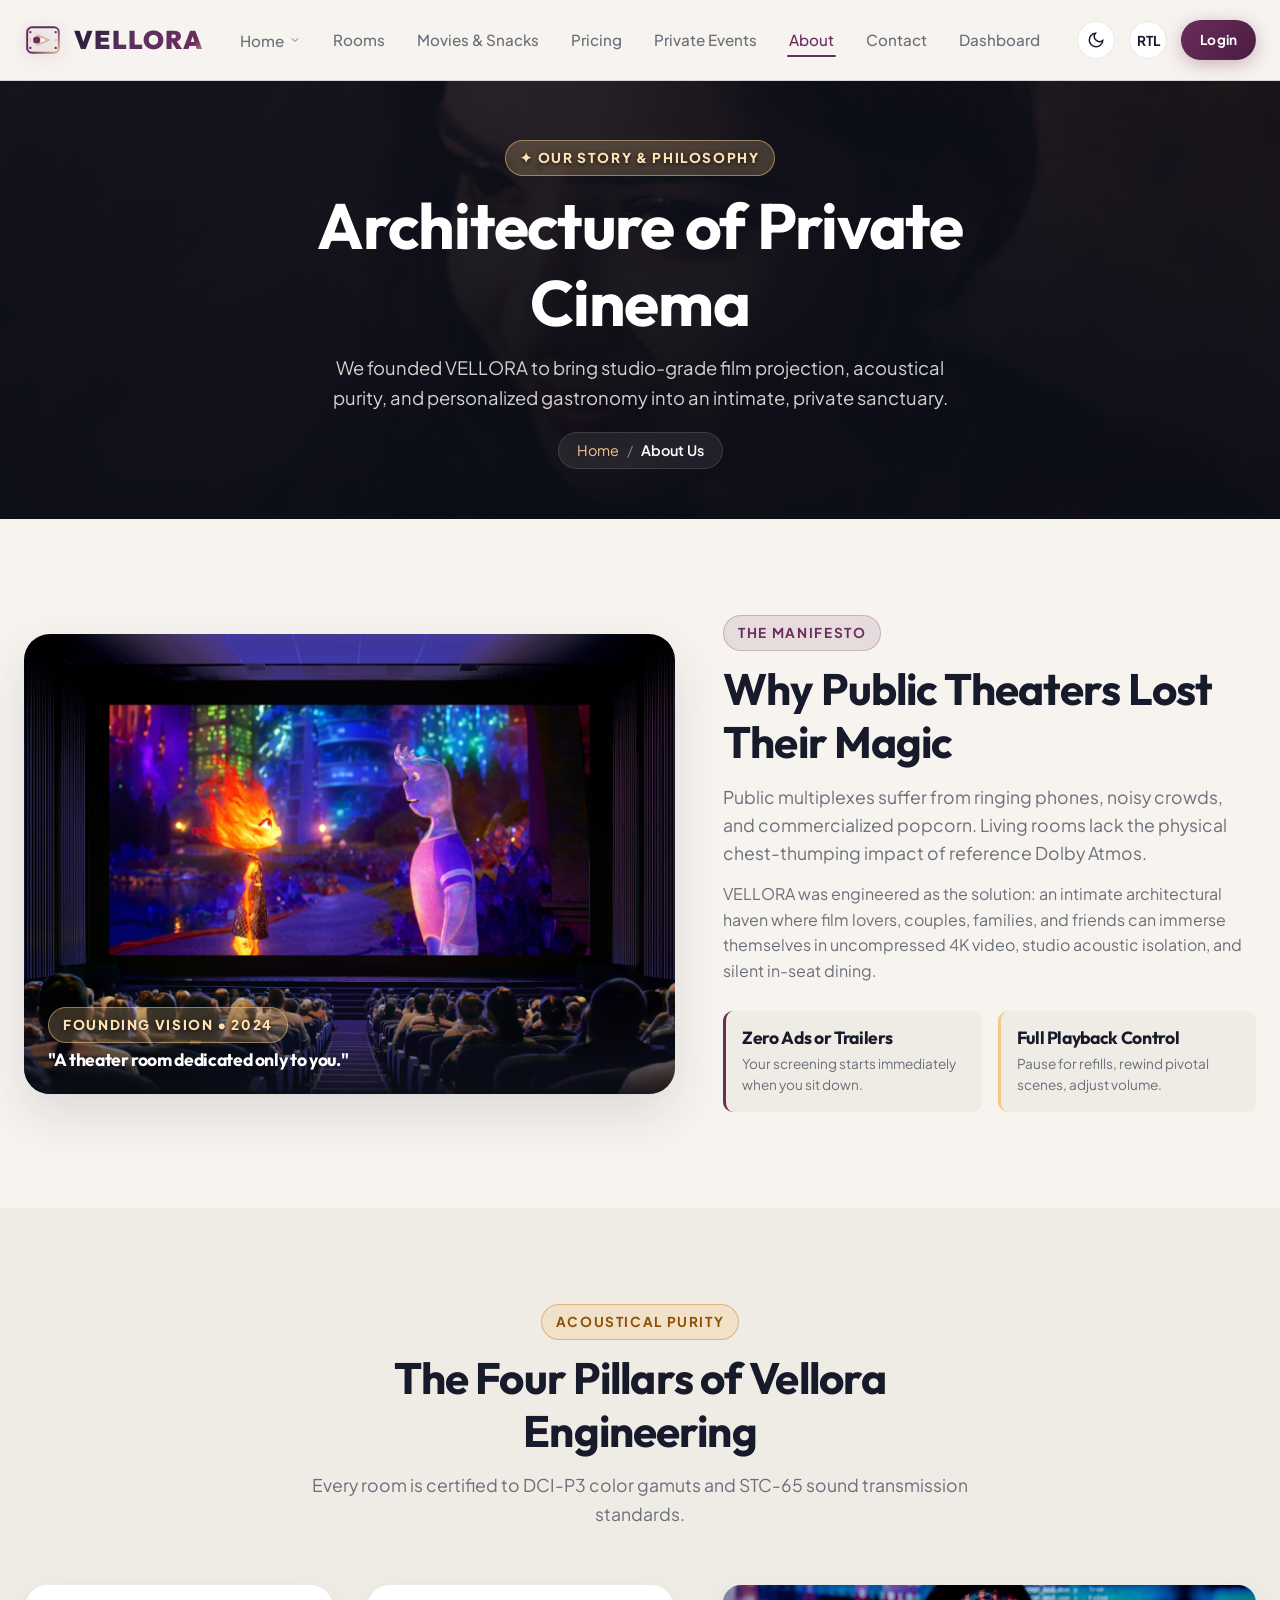
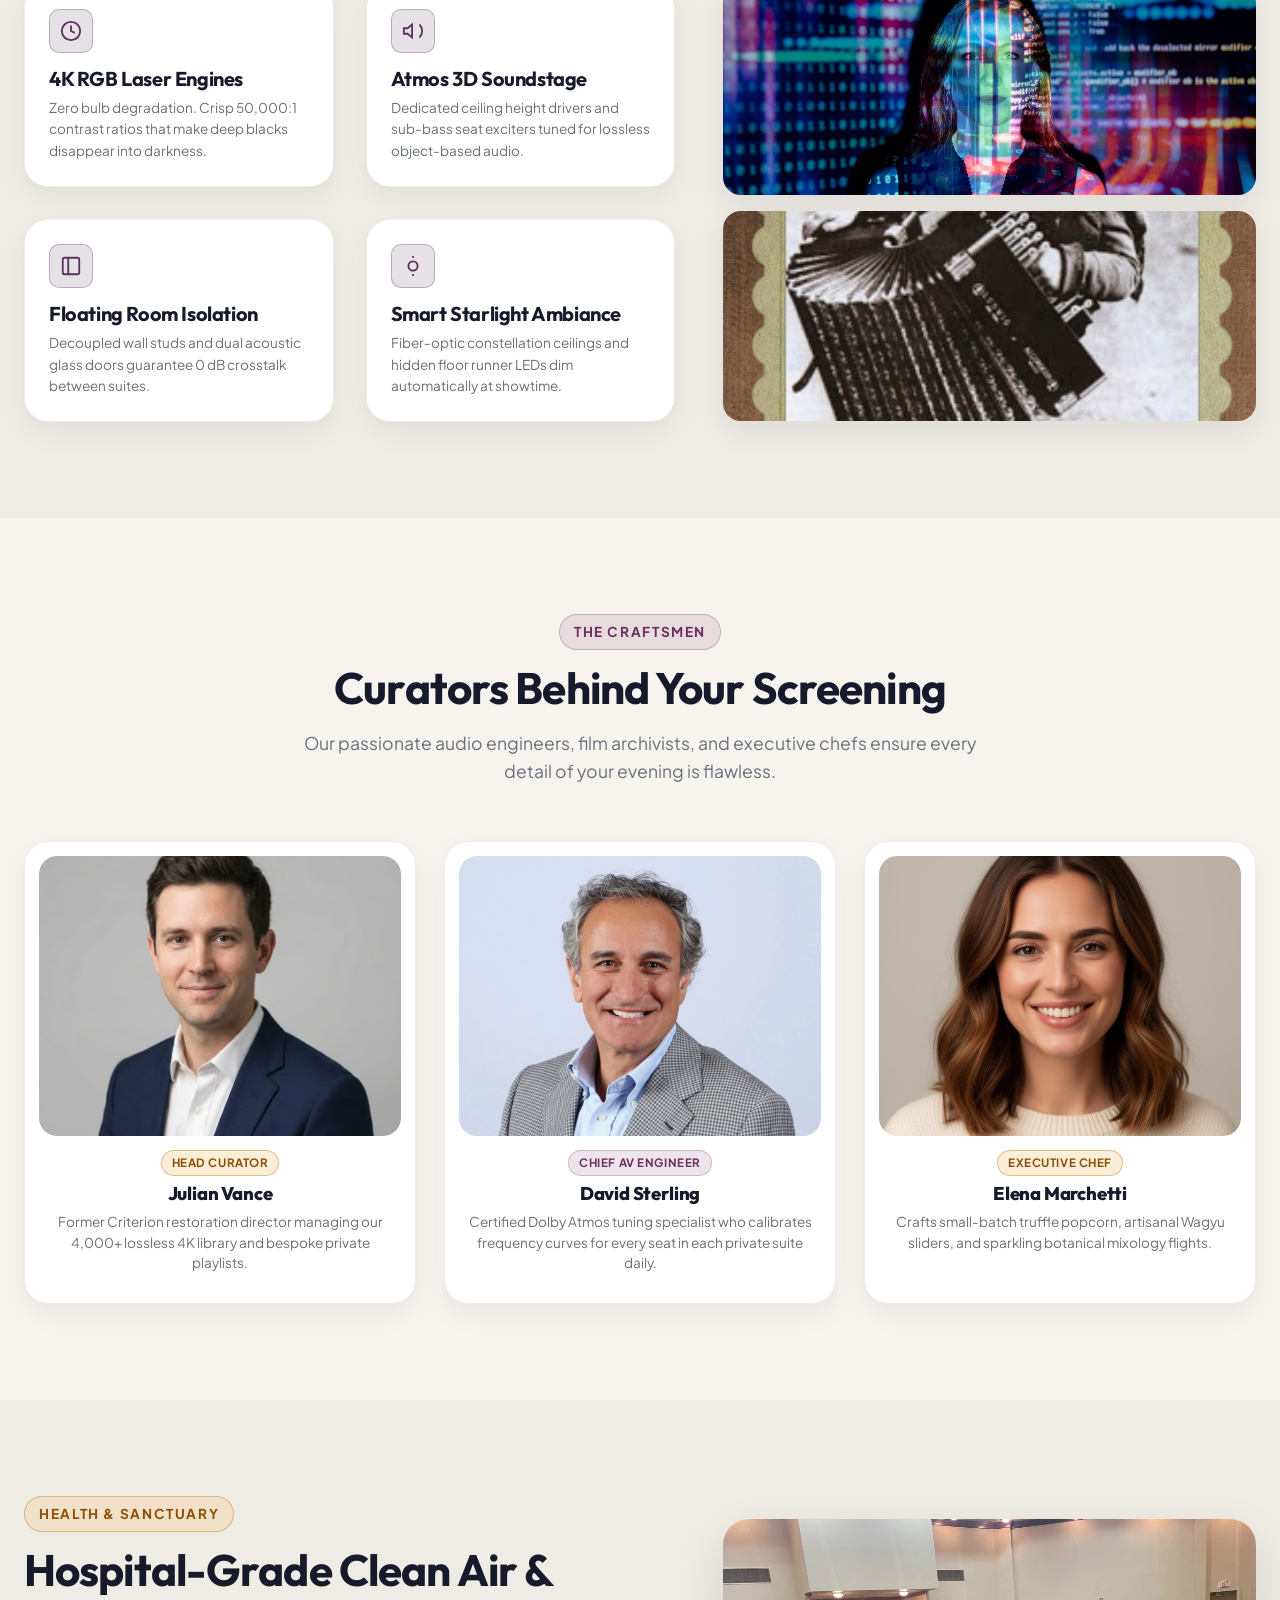
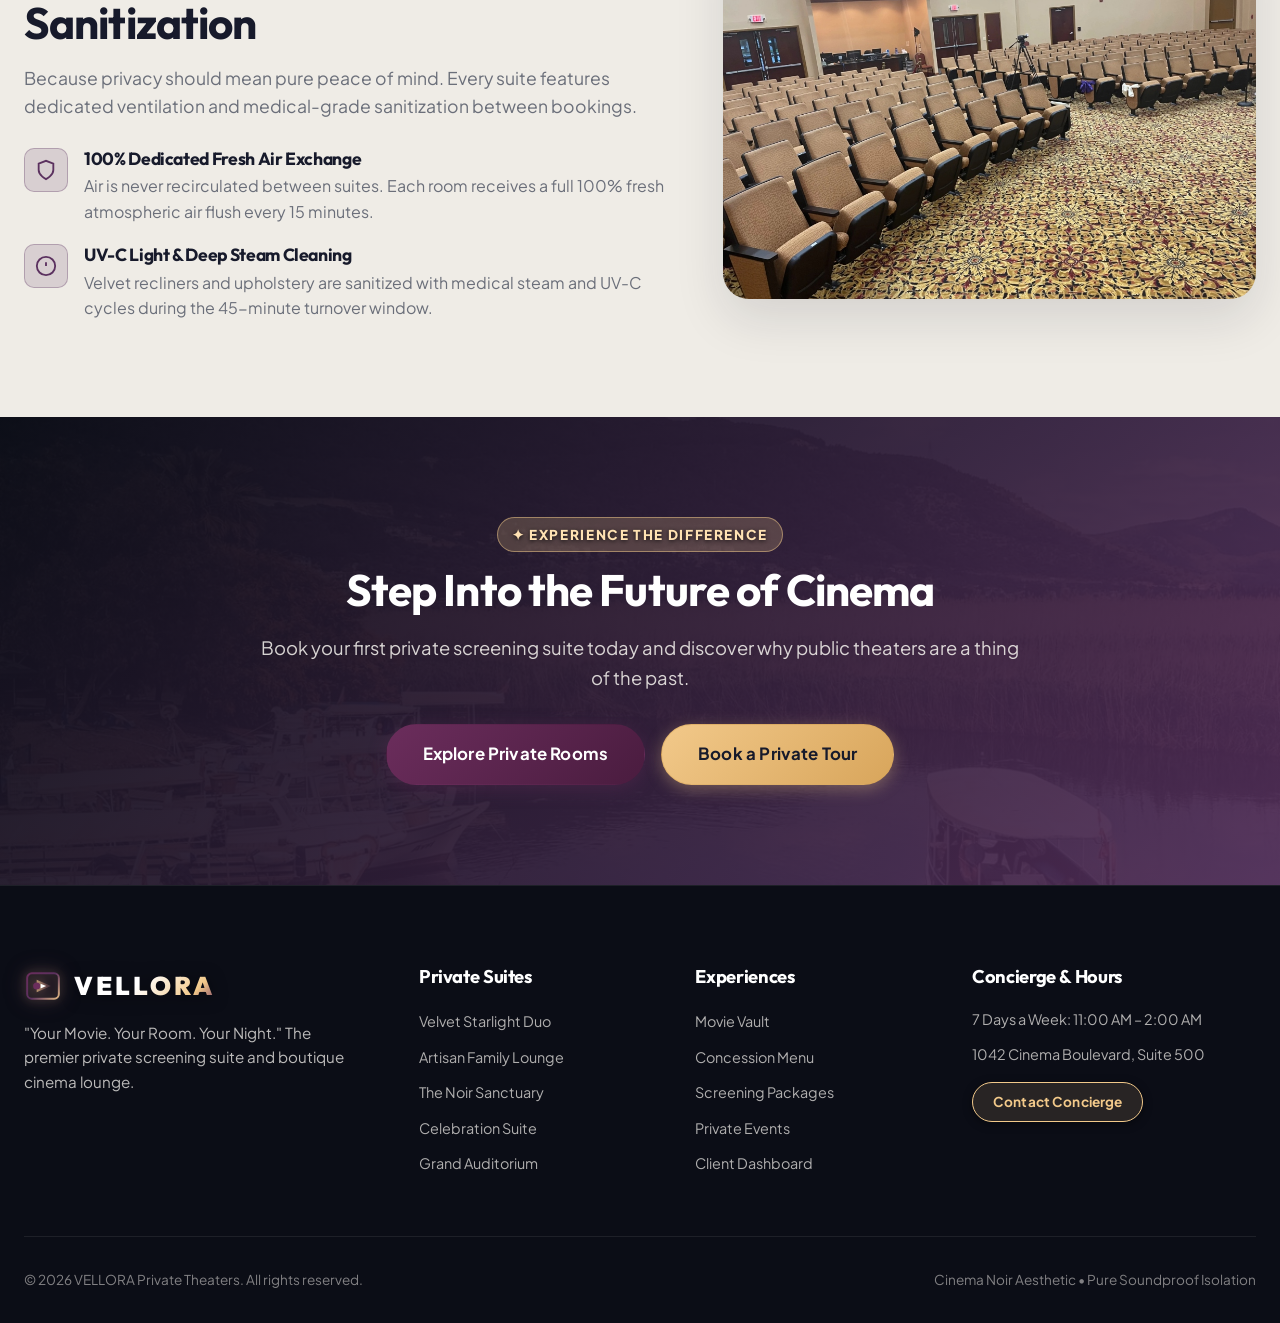
<file: about.html>
<!DOCTYPE html>
<html lang="en" data-theme="light" dir="ltr">
<head>
  <meta charset="UTF-8">
  <meta name="viewport" content="width=device-width, initial-scale=1.0">
  <title>About Us — VELLORA Private Theaters</title>
  <meta name="description" content="Discover the story behind VELLORA: our obsession with acoustic isolation, reference 4K laser optics, in-seat fine dining, and undisturbed cinema intimacy.">
  <link rel="icon" type="image/svg+xml" href="assets/icons/logo.svg">
  
  <link rel="stylesheet" href="assets/css/style.css">
  <link rel="stylesheet" href="assets/css/responsive.css">
</head>
<body>
  <!-- ==================== CINEMATIC PAGE PRELOADER ==================== -->
  <div id="vellora-preloader" class="vellora-preloader" aria-hidden="true">
    <div class="preloader-backdrop"></div>
    <div class="preloader-content">
      <div class="preloader-logo-wrap">
        <svg class="preloader-film-reel" viewBox="0 0 100 100" fill="none">
          <circle cx="50" cy="50" r="44" stroke="rgba(242, 201, 138, 0.2)" stroke-width="2" stroke-dasharray="6 6"/>
          <circle cx="50" cy="50" r="38" stroke="url(#preloadRingGrad)" stroke-width="3" stroke-linecap="round"/>
          <defs>
            <linearGradient id="preloadRingGrad" x1="0" y1="0" x2="100" y2="100" gradientUnits="userSpaceOnUse">
              <stop offset="0%" stop-color="#F2C98A"/>
              <stop offset="50%" stop-color="#6B2D5C"/>
              <stop offset="100%" stop-color="#F2C98A"/>
            </linearGradient>
          </defs>
        </svg>
        <svg class="preloader-brand-icon" viewBox="0 0 48 48" fill="none">
          <rect x="4" y="8" width="40" height="32" rx="6" stroke="url(#preloadLogoGrad)" stroke-width="2.5" />
          <circle cx="8" cy="14" r="1.5" fill="#6B2D5C" />
          <circle cx="8" cy="24" r="1.5" fill="#F2C98A" />
          <circle cx="8" cy="34" r="1.5" fill="#5B315F" />
          <circle cx="40" cy="14" r="1.5" fill="#6B2D5C" />
          <circle cx="40" cy="24" r="1.5" fill="#F2C98A" />
          <circle cx="40" cy="34" r="1.5" fill="#5B315F" />
          <polygon points="16,16 34,24 16,32" fill="url(#preloadBeamGrad)" />
          <circle cx="16" cy="24" r="4.5" fill="#6B2D5C" />
          <polygon points="21,21 28,24 21,27" fill="#FFFFFF" />
          <defs>
            <linearGradient id="preloadLogoGrad" x1="4" y1="4" x2="44" y2="44" gradientUnits="userSpaceOnUse">
              <stop offset="0%" stop-color="#6B2D5C" />
              <stop offset="50%" stop-color="#5B315F" />
              <stop offset="100%" stop-color="#F2C98A" />
            </linearGradient>
            <linearGradient id="preloadBeamGrad" x1="14" y1="24" x2="40" y2="24" gradientUnits="userSpaceOnUse">
              <stop offset="0%" stop-color="#F2C98A" stop-opacity="0.85" />
              <stop offset="100%" stop-color="#6B2D5C" stop-opacity="0.15" />
            </linearGradient>
          </defs>
        </svg>
      </div>
      <div class="preloader-brand-title">VELLORA</div>
      <div class="preloader-status-text">
        <span class="preloader-status-dot"></span>
        CALIBRATING PRIVATE CINEMA
      </div>
      <div class="preloader-progress-track">
        <div class="preloader-progress-bar"></div>
      </div>
    </div>
  </div>

  <!-- ==================== SITE NAVBAR ==================== -->
  <header class="site-header">
    <div class="container nav-container">
      <a href="index.html" class="brand-wrapper" aria-label="VELLORA Home">
        <svg class="brand-logo-svg" viewBox="0 0 48 48" fill="none">
          <defs>
            <linearGradient id="navLogoGradAb" x1="4" y1="4" x2="44" y2="44" gradientUnits="userSpaceOnUse">
              <stop offset="0%" stop-color="#6B2D5C" />
              <stop offset="50%" stop-color="#5B315F" />
              <stop offset="100%" stop-color="#F2C98A" />
            </linearGradient>
            <linearGradient id="navBeamGradAb" x1="14" y1="24" x2="40" y2="24" gradientUnits="userSpaceOnUse">
              <stop offset="0%" stop-color="#F2C98A" stop-opacity="0.8" />
              <stop offset="100%" stop-color="#6B2D5C" stop-opacity="0.1" />
            </linearGradient>
          </defs>
          <rect x="4" y="8" width="40" height="32" rx="6" stroke="url(#navLogoGradAb)" stroke-width="2.5" />
          <circle cx="8" cy="14" r="1.5" fill="#6B2D5C" />
          <circle cx="8" cy="24" r="1.5" fill="#F2C98A" />
          <circle cx="8" cy="34" r="1.5" fill="#5B315F" />
          <circle cx="40" cy="14" r="1.5" fill="#6B2D5C" />
          <circle cx="40" cy="24" r="1.5" fill="#F2C98A" />
          <circle cx="40" cy="34" r="1.5" fill="#5B315F" />
          <polygon points="16,16 34,24 16,32" fill="url(#navBeamGradAb)" />
          <circle cx="16" cy="24" r="4.5" fill="#6B2D5C" />
          <polygon points="21,21 28,24 21,27" fill="#FFFFFF" />
        </svg>
        <span class="brand-name-text">VELLORA</span>
      </a>

      <!-- 7 Main Navbar Items with Home Dropdown -->
      <ul class="nav-links">
        <li class="nav-dropdown">
          <button class="nav-link dropdown-toggle" aria-haspopup="true" aria-expanded="false">
            Home
            <svg width="12" height="12" viewBox="0 0 24 24" fill="none" stroke="currentColor" stroke-width="2"><polyline points="6 9 12 15 18 9"/></svg>
          </button>
          <ul class="dropdown-menu">
            <li><a href="index.html">Home 1 (Classic Luxe)</a></li>
            <li><a href="home-2.html">Home 2 (Cinema Pods)</a></li>
          </ul>
        </li>
        <li><a href="rooms.html" class="nav-link">Rooms</a></li>
        <li><a href="movies-snacks.html" class="nav-link">Movies &amp; Snacks</a></li>
        <li><a href="pricing.html" class="nav-link">Pricing</a></li>
        <li><a href="parties.html" class="nav-link">Private Events</a></li>
        <li><a href="about.html" class="nav-link active">About</a></li>
        <li><a href="contact.html" class="nav-link">Contact</a></li>
        <li><a href="dashboard.html" class="nav-link">Dashboard</a></li>
      </ul>

      <div class="nav-controls">
        <button class="control-toggle-btn theme-toggle-btn" aria-label="Toggle Theme">
          <svg width="18" height="18" viewBox="0 0 24 24" fill="none" stroke="currentColor" stroke-width="2"><circle cx="12" cy="12" r="5"/><path d="M12 1v2M12 21v2M4.22 4.22l1.42 1.42M18.36 18.36l1.42 1.42M18 12h2M21 12h2M4.22 19.78l1.42-1.42M18.36 5.64l1.42-1.42"/></svg>
        </button>
        <button class="control-toggle-btn rtl-toggle-btn" aria-label="Toggle Direction">RTL</button>
        <a href="login.html" class="btn btn-primary btn-sm desktop-login-btn">Login</a>
        <button class="hamburger-btn" aria-label="Open Navigation Menu">
          <span></span><span></span><span></span>
        </button>
      </div>
    </div>
  </header>

  <!-- Mobile Drawer -->
  <div class="mobile-nav-drawer">
    <ul class="mobile-nav-links">
      <li class="nav-dropdown">
        <button class="nav-link dropdown-toggle">
          Home Concepts
          <svg width="14" height="14" viewBox="0 0 24 24" fill="none" stroke="currentColor" stroke-width="2"><polyline points="6 9 12 15 18 9"/></svg>
        </button>
        <ul class="dropdown-menu">
          <li><a href="index.html">Home 1 (Classic Luxe)</a></li>
          <li><a href="home-2.html">Home 2 (Cinema Pods)</a></li>
        </ul>
      </li>
      <li><a href="rooms.html" class="nav-link">Rooms</a></li>
      <li><a href="movies-snacks.html" class="nav-link">Movies &amp; Snacks</a></li>
      <li><a href="pricing.html" class="nav-link">Pricing</a></li>
      <li><a href="parties.html" class="nav-link">Private Events</a></li>
      <li><a href="about.html" class="nav-link active">About</a></li>
      <li><a href="contact.html" class="nav-link">Contact</a></li>
      <li><a href="dashboard.html" class="nav-link">Dashboard</a></li>
    </ul>
    <div style="margin-top: auto; display: flex; flex-direction: column; gap: 12px;">
      <a href="login.html" class="btn btn-primary">Login</a>
      <a href="register.html" class="btn btn-secondary">Create Account</a>
    </div>
  </div>

  <main>
    <!-- =======================================================
         SECTION 1: INNER PAGE HERO (EXACT STANDARDIZED HEIGHT)
         ======================================================= -->
    <section class="inner-page-hero">
      <img src="assets/images/hero-about.jpg" alt="Vellora Cinema Philosophy and Architecture" class="inner-hero-bg">
      <div class="inner-hero-overlay"></div>
      <div class="container inner-hero-content">
        <span class="eyebrow eyebrow-warm">✦ Our Story &amp; Philosophy</span>
        <h1>Architecture of Private Cinema</h1>
        <p>We founded VELLORA to bring studio-grade film projection, acoustical purity, and personalized gastronomy into an intimate, private sanctuary.</p>
        <ul class="breadcrumb-list">
          <li><a href="index.html">Home</a></li>
          <li><span>/</span></li>
          <li class="current">About Us</li>
        </ul>
      </div>
    </section>

    <!-- =======================================================
         SECTION 1: THE ORIGIN STORY & CINEMATIC MANIFESTO
         ======================================================= -->
    <section class="section-spacing">
      <div class="container">
        <div class="editorial-experience-grid">
          <div style="position: relative; border-radius: var(--radius-lg); overflow: hidden; box-shadow: var(--shadow-lg);">
            <img src="assets/images/about-manifesto.jpg" alt="Vellora Film Curators and Studio Mastering" style="width: 100%; height: 460px; object-fit: cover;">
            <div style="position: absolute; bottom: 0; left: 0; right: 0; padding: 24px; background: linear-gradient(0deg, rgba(11,13,22,0.92) 0%, transparent 100%); color: #FFFFFF;">
              <span class="eyebrow eyebrow-warm" style="margin-bottom: 6px;">Founding Vision &bull; 2024</span>
              <h4 style="color: #FFFFFF; font-size: 1.1rem;">"A theater room dedicated only to you."</h4>
            </div>
          </div>

          <div>
            <span class="eyebrow">The Manifesto</span>
            <h2>Why Public Theaters Lost Their Magic</h2>
            <p class="section-desc">Public multiplexes suffer from ringing phones, noisy crowds, and commercialized popcorn. Living rooms lack the physical chest-thumping impact of reference Dolby Atmos.</p>
            
            <p style="margin-top: 14px; font-size: 1rem; color: var(--color-muted);">
              VELLORA was engineered as the solution: an intimate architectural haven where film lovers, couples, families, and friends can immerse themselves in uncompressed 4K video, studio acoustic isolation, and silent in-seat dining.
            </p>

            <div class="form-row-2col" style="margin-top: 28px;">
              <div style="padding: 16px; background: var(--color-surface-soft); border-radius: var(--radius-sm); border-left: 3px solid var(--color-accent);">
                <h4 style="font-size: 1.1rem; margin-bottom: 4px;">Zero Ads or Trailers</h4>
                <p style="font-size: 0.85rem;">Your screening starts immediately when you sit down.</p>
              </div>
              <div style="padding: 16px; background: var(--color-surface-soft); border-radius: var(--radius-sm); border-left: 3px solid var(--color-warm);">
                <h4 style="font-size: 1.1rem; margin-bottom: 4px;">Full Playback Control</h4>
                <p style="font-size: 0.85rem;">Pause for refills, rewind pivotal scenes, adjust volume.</p>
              </div>
            </div>
          </div>
        </div>
      </div>
    </section>

    <!-- =======================================================
         SECTION 2: ACOUSTIC & OPTICAL ENGINEERING STANDARDS
         ======================================================= -->
    <section class="section-spacing" style="background: var(--color-surface-soft);">
      <div class="container">
        <div class="section-header">
          <span class="eyebrow eyebrow-warm">Acoustical Purity</span>
          <h2>The Four Pillars of Vellora Engineering</h2>
          <p class="section-desc">Every room is certified to DCI-P3 color gamuts and STC-65 sound transmission standards.</p>
        </div>

        <div class="editorial-experience-grid">
          <div class="grid-2">
            <div class="cinema-card" style="padding: 24px;">
              <div class="feature-icon-badge" style="margin-bottom: 14px;">
                <svg width="22" height="22" viewBox="0 0 24 24" fill="none" stroke="currentColor" stroke-width="2"><circle cx="12" cy="12" r="10"/><path d="M12 6v6l4 2"/></svg>
              </div>
              <h4 style="margin-bottom: 6px;">4K RGB Laser Engines</h4>
              <p style="font-size: 0.85rem;">Zero bulb degradation. Crisp 50,000:1 contrast ratios that make deep blacks disappear into darkness.</p>
            </div>

            <div class="cinema-card" style="padding: 24px;">
              <div class="feature-icon-badge" style="margin-bottom: 14px;">
                <svg width="22" height="22" viewBox="0 0 24 24" fill="none" stroke="currentColor" stroke-width="2"><polygon points="11 5 6 9 2 9 2 15 6 15 11 19 11 5"/><path d="M19.07 4.93a10 10 0 0 1 0 14.14"/></svg>
              </div>
              <h4 style="margin-bottom: 6px;">Atmos 3D Soundstage</h4>
              <p style="font-size: 0.85rem;">Dedicated ceiling height drivers and sub-bass seat exciters tuned for lossless object-based audio.</p>
            </div>

            <div class="cinema-card" style="padding: 24px;">
              <div class="feature-icon-badge" style="margin-bottom: 14px;">
                <svg width="22" height="22" viewBox="0 0 24 24" fill="none" stroke="currentColor" stroke-width="2"><rect x="3" y="3" width="18" height="18" rx="2"/><line x1="9" y1="3" x2="9" y2="21"/></svg>
              </div>
              <h4 style="margin-bottom: 6px;">Floating Room Isolation</h4>
              <p style="font-size: 0.85rem;">Decoupled wall studs and dual acoustic glass doors guarantee 0 dB crosstalk between suites.</p>
            </div>

            <div class="cinema-card" style="padding: 24px;">
              <div class="feature-icon-badge" style="margin-bottom: 14px;">
                <svg width="22" height="22" viewBox="0 0 24 24" fill="none" stroke="currentColor" stroke-width="2"><circle cx="12" cy="12" r="5"/><path d="M12 1v2M12 21v2"/></svg>
              </div>
              <h4 style="margin-bottom: 6px;">Smart Starlight Ambiance</h4>
              <p style="font-size: 0.85rem;">Fiber-optic constellation ceilings and hidden floor runner LEDs dim automatically at showtime.</p>
            </div>
          </div>

          <div style="display: flex; flex-direction: column; gap: 16px;">
            <div style="border-radius: var(--radius-md); overflow: hidden; height: 210px; box-shadow: var(--shadow-md);">
              <img src="assets/images/about-engineering.jpg" alt="Laser Optical Prism Calibration" style="width: 100%; height: 100%; object-fit: cover;">
            </div>
            <div style="border-radius: var(--radius-md); overflow: hidden; height: 210px; box-shadow: var(--shadow-md);">
              <img src="assets/images/about-acoustics-lab.jpg" alt="Acoustical Sound Panel Lab" style="width: 100%; height: 100%; object-fit: cover;">
            </div>
          </div>
        </div>
      </div>
    </section>

    <!-- =======================================================
         SECTION 3: MASTER CURATORS & HOSPITALITY MASTERS
         ======================================================= -->
    <section class="section-spacing">
      <div class="container">
        <div class="section-header">
          <span class="eyebrow">The Craftsmen</span>
          <h2>Curators Behind Your Screening</h2>
          <p class="section-desc">Our passionate audio engineers, film archivists, and executive chefs ensure every detail of your evening is flawless.</p>
        </div>

        <div class="grid-3">
          <div class="cinema-card team-card">
            <div class="card-media" style="height: 280px;">
              <img src="assets/images/about-team-curator.jpg" alt="Julian Vance - Master Film Curator">
            </div>
            <div class="card-body">
              <span class="eyebrow eyebrow-warm" style="margin-bottom: 6px;">Head Curator</span>
              <h3 class="card-title">Julian Vance</h3>
              <p class="card-desc">Former Criterion restoration director managing our 4,000+ lossless 4K library and bespoke private playlists.</p>
            </div>
          </div>

          <div class="cinema-card team-card">
            <div class="card-media" style="height: 280px;">
              <img src="assets/images/about-team-projectionist.jpg" alt="David Sterling - Chief Acoustical Engineer">
            </div>
            <div class="card-body">
              <span class="eyebrow" style="margin-bottom: 6px;">Chief AV Engineer</span>
              <h3 class="card-title">David Sterling</h3>
              <p class="card-desc">Certified Dolby Atmos tuning specialist who calibrates frequency curves for every seat in each private suite daily.</p>
            </div>
          </div>

          <div class="cinema-card team-card">
            <div class="card-media" style="height: 280px;">
              <img src="assets/images/about-team-sommelier.jpg" alt="Elena Marchetti - Executive Concession Chef">
            </div>
            <div class="card-body">
              <span class="eyebrow eyebrow-warm" style="margin-bottom: 6px;">Executive Chef</span>
              <h3 class="card-title">Elena Marchetti</h3>
              <p class="card-desc">Crafts small-batch truffle popcorn, artisanal Wagyu sliders, and sparkling botanical mixology flights.</p>
            </div>
          </div>
        </div>
      </div>
    </section>

    <!-- =======================================================
         SECTION 4: SUSTAINABILITY & CLEAN AIR TECHNOLOGY
         ======================================================= -->
    <section class="section-spacing" style="background: var(--color-surface-soft);">
      <div class="container">
        <div class="editorial-experience-grid">
          <div>
            <span class="eyebrow eyebrow-warm">Health &amp; Sanctuary</span>
            <h2>Hospital-Grade Clean Air &amp; Sanitization</h2>
            <p class="section-desc">Because privacy should mean pure peace of mind. Every suite features dedicated ventilation and medical-grade sanitization between bookings.</p>

            <div class="feature-list">
              <div class="feature-list-item">
                <div class="feature-icon-badge">
                  <svg width="22" height="22" viewBox="0 0 24 24" fill="none" stroke="currentColor" stroke-width="2"><path d="M12 22s8-4 8-10V5l-8-3-8 3v7c0 6 8 10 8 10z"/></svg>
                </div>
                <div>
                  <h4>100% Dedicated Fresh Air Exchange</h4>
                  <p>Air is never recirculated between suites. Each room receives a full 100% fresh atmospheric air flush every 15 minutes.</p>
                </div>
              </div>

              <div class="feature-list-item">
                <div class="feature-icon-badge">
                  <svg width="22" height="22" viewBox="0 0 24 24" fill="none" stroke="currentColor" stroke-width="2"><circle cx="12" cy="12" r="10"/><line x1="12" y1="8" x2="12" y2="12"/><line x1="12" y1="16" x2="12.01" y2="16"/></svg>
                </div>
                <div>
                  <h4>UV-C Light &amp; Deep Steam Cleaning</h4>
                  <p>Velvet recliners and upholstery are sanitized with medical steam and UV-C cycles during the 45-minute turnover window.</p>
                </div>
              </div>
            </div>
          </div>

          <div style="border-radius: var(--radius-lg); overflow: hidden; height: 380px; box-shadow: var(--shadow-lg);">
            <img src="assets/images/about-clean-air.jpg" alt="Vellora Clean Air and Private Sanitation" style="width: 100%; height: 100%; object-fit: cover;">
          </div>
        </div>
      </div>
    </section>

    <!-- =======================================================
         SECTION 5: FINAL INVITATION & STUDIO TOUR CTA
         ======================================================= -->
    <section class="fullwidth-cta-section">
      <img src="assets/images/about-cta-tour.jpg" alt="Vellora Cinema Suite Invitation" class="cta-bg">
      <div class="cta-overlay"></div>
      
      <div class="container">
        <div class="cta-content">
          <span class="eyebrow eyebrow-warm">✦ Experience the Difference</span>
          <h2>Step Into the Future of Cinema</h2>
          <p>Book your first private screening suite today and discover why public theaters are a thing of the past.</p>
          <div class="cta-buttons">
            <a href="rooms.html" class="btn btn-primary btn-lg">Explore Private Rooms</a>
            <a href="contact.html" class="btn btn-secondary btn-lg">Book a Private Tour</a>
          </div>
        </div>
      </div>
    </section>
  </main>

  <!-- ==================== FOOTER ==================== -->
  <footer class="site-footer">
    <div class="container">
      <div class="footer-grid">
        <div class="footer-brand">
          <a href="index.html" class="brand-wrapper" style="color: #FFFFFF;">
            <svg class="brand-logo-svg" viewBox="0 0 48 48" fill="none">
              <rect x="4" y="8" width="40" height="32" rx="6" stroke="url(#navLogoGradAb)" stroke-width="2.5" />
              <polygon points="16,16 34,24 16,32" fill="url(#navBeamGradAb)" />
              <circle cx="16" cy="24" r="4.5" fill="#6B2D5C" />
              <polygon points="21,21 28,24 21,27" fill="#FFFFFF" />
            </svg>
            <span class="brand-name-text">VELLORA</span>
          </a>
          <p>"Your Movie. Your Room. Your Night." The premier private screening suite and boutique cinema lounge.</p>
        </div>

        <div class="footer-col">
          <h4>Private Suites</h4>
          <ul class="footer-links">
            <li><a href="rooms.html">Velvet Starlight Duo</a></li>
            <li><a href="rooms.html">Artisan Family Lounge</a></li>
            <li><a href="rooms.html">The Noir Sanctuary</a></li>
            <li><a href="rooms.html">Celebration Suite</a></li>
            <li><a href="rooms.html">Grand Auditorium</a></li>
          </ul>
        </div>

        <div class="footer-col">
          <h4>Experiences</h4>
          <ul class="footer-links">
            <li><a href="movies-snacks.html">Movie Vault</a></li>
            <li><a href="movies-snacks.html">Concession Menu</a></li>
            <li><a href="pricing.html">Screening Packages</a></li>
            <li><a href="parties.html">Private Events</a></li>
            <li><a href="dashboard.html">Client Dashboard</a></li>
          </ul>
        </div>

        <div class="footer-col">
          <h4>Concierge &amp; Hours</h4>
          <p style="color: rgba(247, 244, 240, 0.7); font-size: 0.9rem; margin-bottom: 12px;">7 Days a Week: 11:00 AM – 2:00 AM</p>
          <p style="color: rgba(247, 244, 240, 0.7); font-size: 0.9rem; margin-bottom: 16px;">1042 Cinema Boulevard, Suite 500</p>
          <a href="contact.html" class="btn btn-outline btn-sm" style="color: #FFFFFF; border-color: rgba(255,255,255,0.2);">Contact Concierge</a>
        </div>
      </div>

      <div class="footer-bottom">
        <span>&copy; 2026 VELLORA Private Theaters. All rights reserved.</span>
        <span>Cinema Noir Aesthetic &bull; Pure Soundproof Isolation</span>
      </div>
    </div>
  </footer>

  <button class="back-to-top" aria-label="Back to top">
    <svg width="20" height="20" viewBox="0 0 24 24" fill="none" stroke="currentColor" stroke-width="2"><polyline points="18 15 12 9 6 15"/></svg>
  </button>

  <script src="assets/js/main.js"></script>
</body>
</html>
</file>
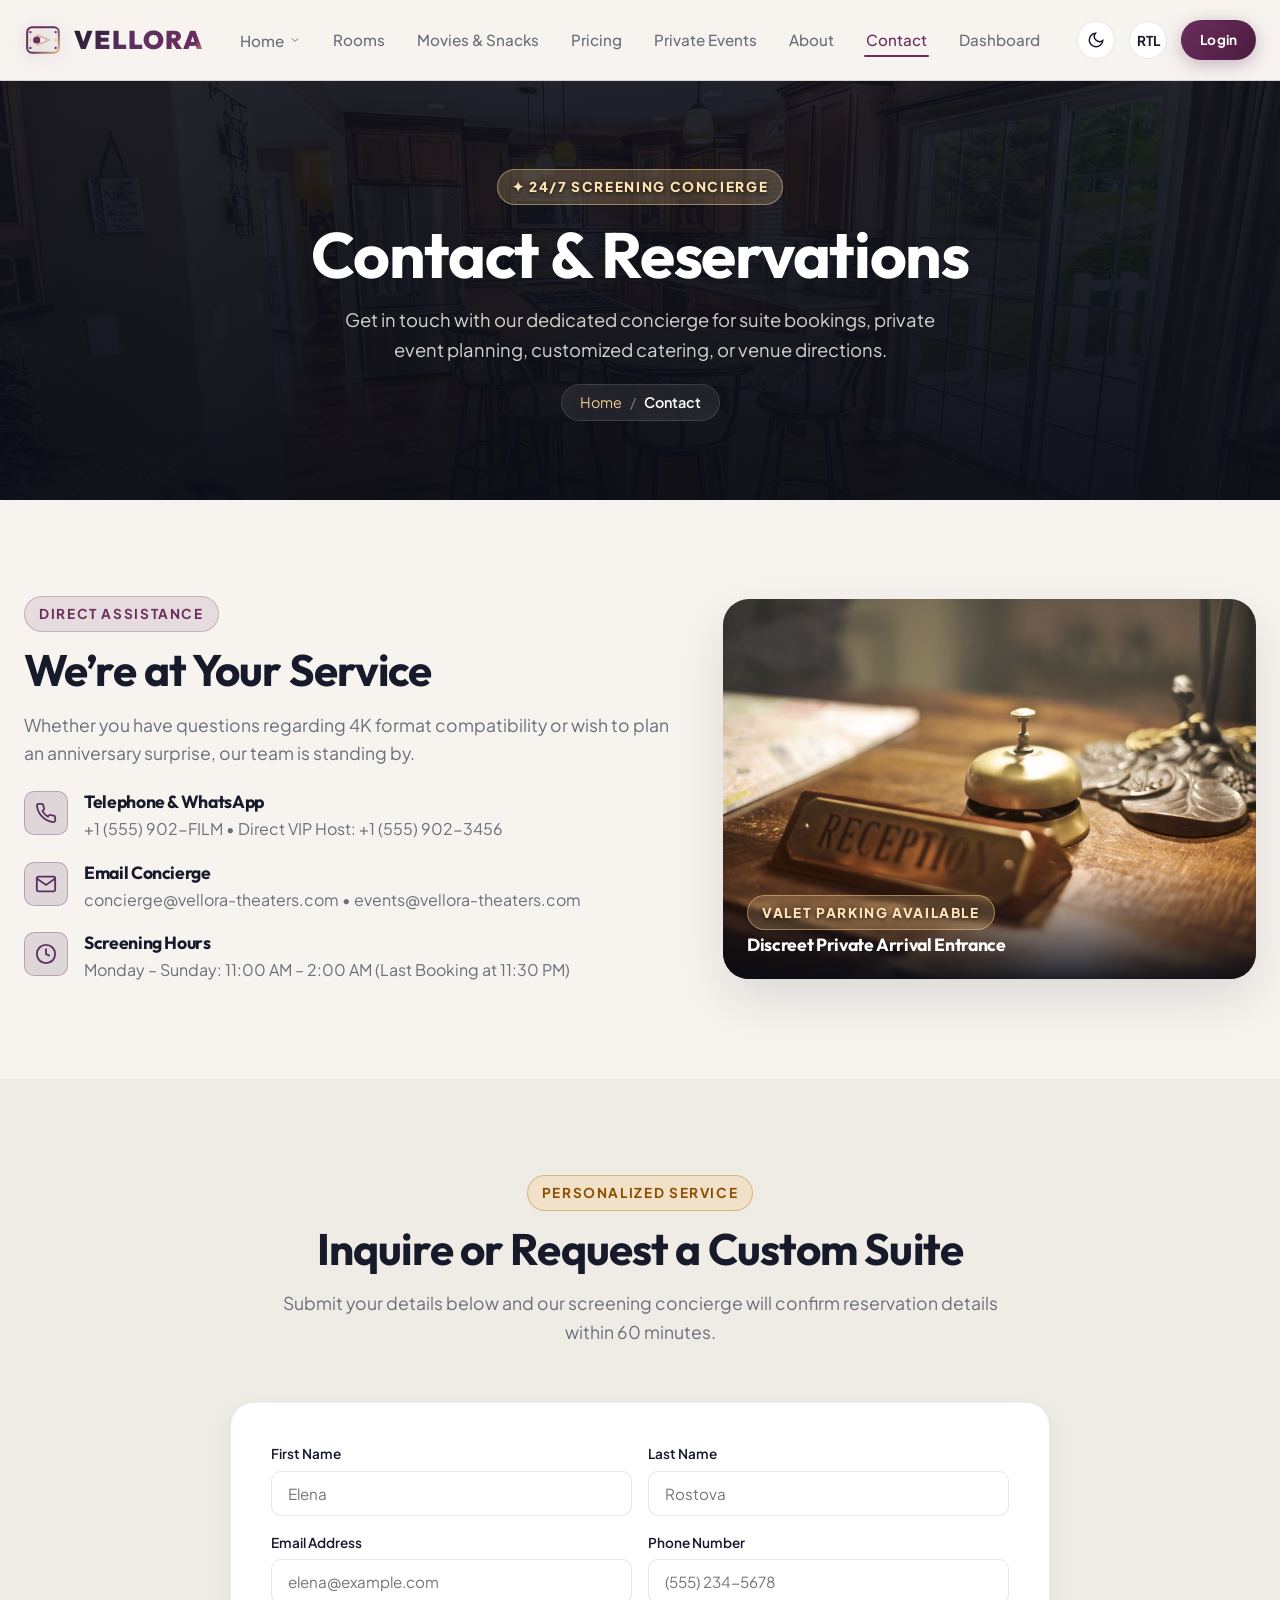
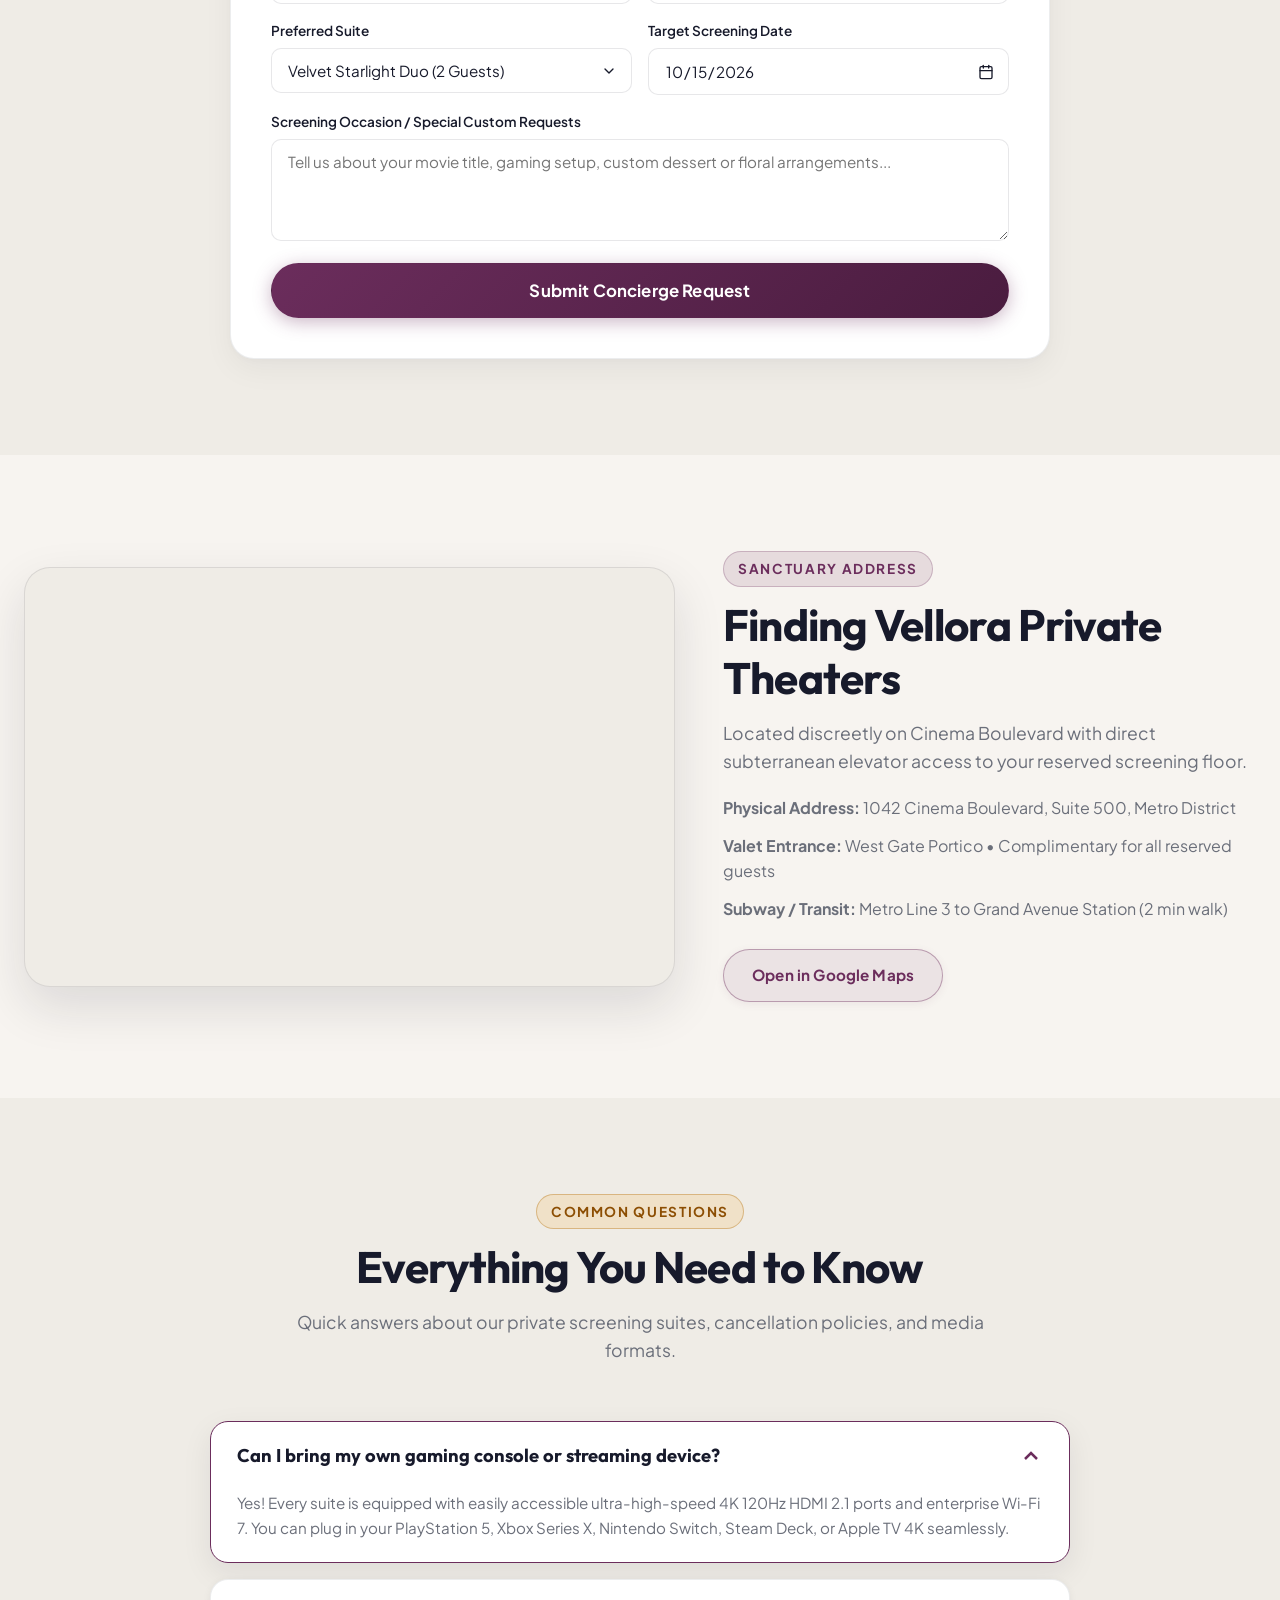
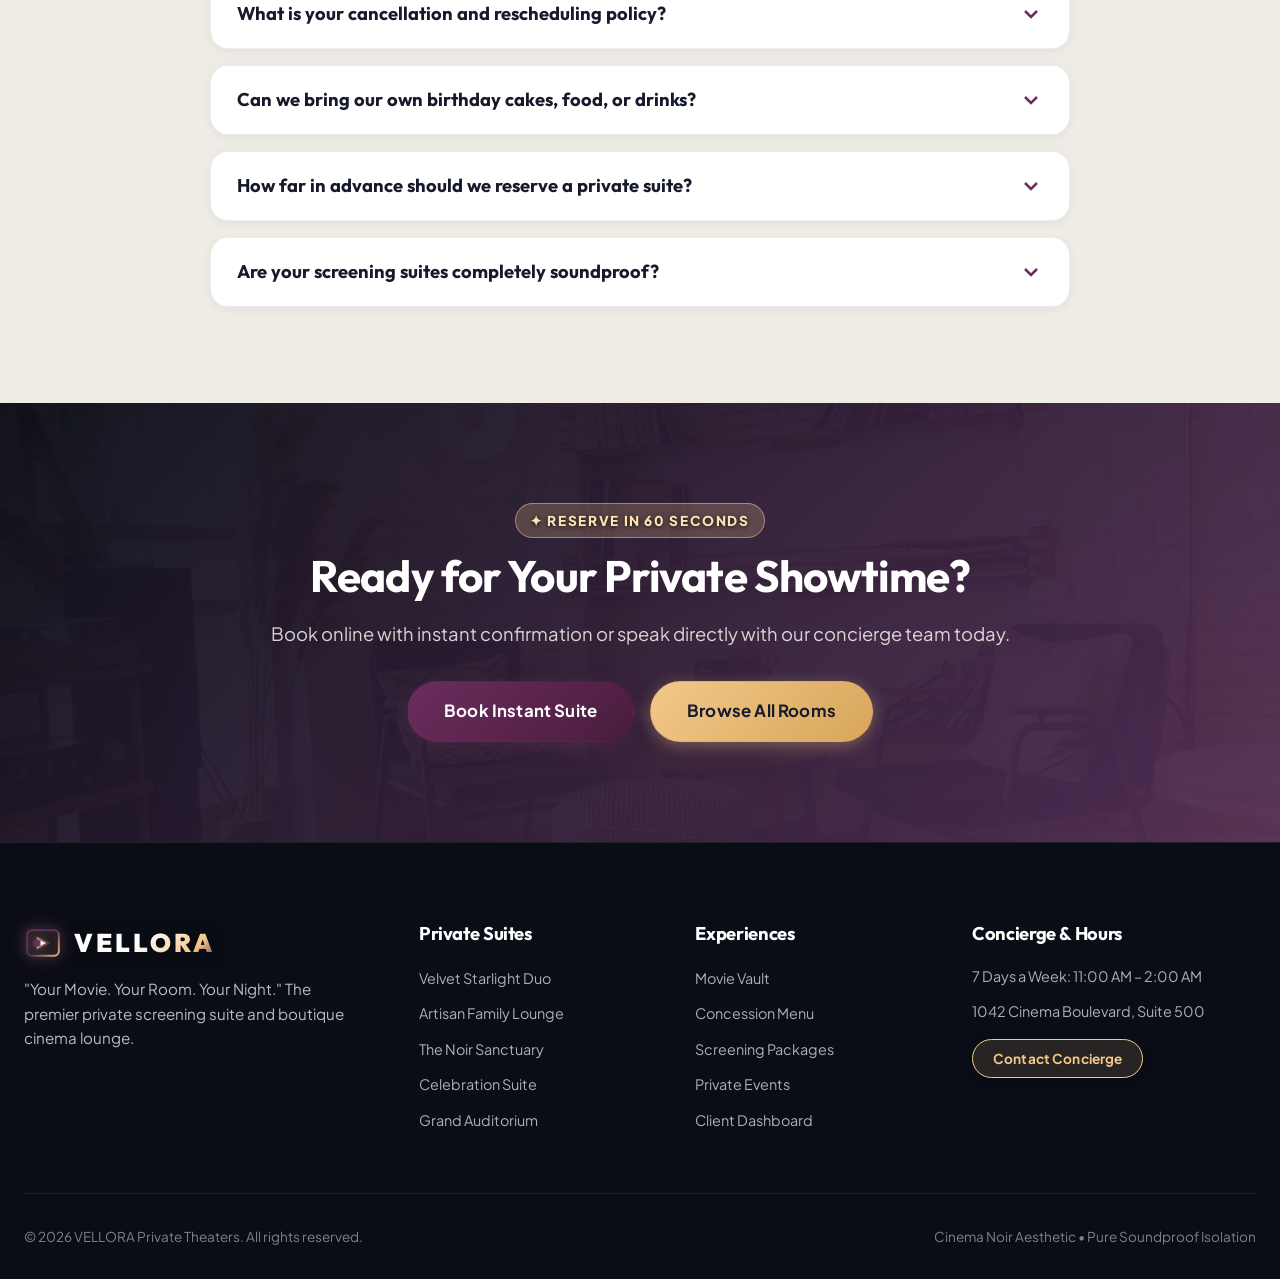
<file: contact.html>
<!DOCTYPE html>
<html lang="en" data-theme="light" dir="ltr">
<head>
  <meta charset="UTF-8">
  <meta name="viewport" content="width=device-width, initial-scale=1.0">
  <title>Contact Concierge &amp; Directions — VELLORA Private Theaters</title>
  <meta name="description" content="Contact the VELLORA screening concierge for reservations, custom event planning, private tours, and theater directions.">
  <link rel="icon" type="image/svg+xml" href="assets/icons/logo.svg">
  
  <link rel="stylesheet" href="assets/css/style.css">
  <link rel="stylesheet" href="assets/css/responsive.css">
</head>
<body>
  <!-- ==================== CINEMATIC PAGE PRELOADER ==================== -->
  <div id="vellora-preloader" class="vellora-preloader" aria-hidden="true">
    <div class="preloader-backdrop"></div>
    <div class="preloader-content">
      <div class="preloader-logo-wrap">
        <svg class="preloader-film-reel" viewBox="0 0 100 100" fill="none">
          <circle cx="50" cy="50" r="44" stroke="rgba(242, 201, 138, 0.2)" stroke-width="2" stroke-dasharray="6 6"/>
          <circle cx="50" cy="50" r="38" stroke="url(#preloadRingGrad)" stroke-width="3" stroke-linecap="round"/>
          <defs>
            <linearGradient id="preloadRingGrad" x1="0" y1="0" x2="100" y2="100" gradientUnits="userSpaceOnUse">
              <stop offset="0%" stop-color="#F2C98A"/>
              <stop offset="50%" stop-color="#6B2D5C"/>
              <stop offset="100%" stop-color="#F2C98A"/>
            </linearGradient>
          </defs>
        </svg>
        <svg class="preloader-brand-icon" viewBox="0 0 48 48" fill="none">
          <rect x="4" y="8" width="40" height="32" rx="6" stroke="url(#preloadLogoGrad)" stroke-width="2.5" />
          <circle cx="8" cy="14" r="1.5" fill="#6B2D5C" />
          <circle cx="8" cy="24" r="1.5" fill="#F2C98A" />
          <circle cx="8" cy="34" r="1.5" fill="#5B315F" />
          <circle cx="40" cy="14" r="1.5" fill="#6B2D5C" />
          <circle cx="40" cy="24" r="1.5" fill="#F2C98A" />
          <circle cx="40" cy="34" r="1.5" fill="#5B315F" />
          <polygon points="16,16 34,24 16,32" fill="url(#preloadBeamGrad)" />
          <circle cx="16" cy="24" r="4.5" fill="#6B2D5C" />
          <polygon points="21,21 28,24 21,27" fill="#FFFFFF" />
          <defs>
            <linearGradient id="preloadLogoGrad" x1="4" y1="4" x2="44" y2="44" gradientUnits="userSpaceOnUse">
              <stop offset="0%" stop-color="#6B2D5C" />
              <stop offset="50%" stop-color="#5B315F" />
              <stop offset="100%" stop-color="#F2C98A" />
            </linearGradient>
            <linearGradient id="preloadBeamGrad" x1="14" y1="24" x2="40" y2="24" gradientUnits="userSpaceOnUse">
              <stop offset="0%" stop-color="#F2C98A" stop-opacity="0.85" />
              <stop offset="100%" stop-color="#6B2D5C" stop-opacity="0.15" />
            </linearGradient>
          </defs>
        </svg>
      </div>
      <div class="preloader-brand-title">VELLORA</div>
      <div class="preloader-status-text">
        <span class="preloader-status-dot"></span>
        CALIBRATING PRIVATE CINEMA
      </div>
      <div class="preloader-progress-track">
        <div class="preloader-progress-bar"></div>
      </div>
    </div>
  </div>

  <!-- ==================== SITE NAVBAR ==================== -->
  <header class="site-header">
    <div class="container nav-container">
      <a href="index.html" class="brand-wrapper" aria-label="VELLORA Home">
        <svg class="brand-logo-svg" viewBox="0 0 48 48" fill="none">
          <defs>
            <linearGradient id="navLogoGradCt" x1="4" y1="4" x2="44" y2="44" gradientUnits="userSpaceOnUse">
              <stop offset="0%" stop-color="#6B2D5C" />
              <stop offset="50%" stop-color="#5B315F" />
              <stop offset="100%" stop-color="#F2C98A" />
            </linearGradient>
            <linearGradient id="navBeamGradCt" x1="14" y1="24" x2="40" y2="24" gradientUnits="userSpaceOnUse">
              <stop offset="0%" stop-color="#F2C98A" stop-opacity="0.8" />
              <stop offset="100%" stop-color="#6B2D5C" stop-opacity="0.1" />
            </linearGradient>
          </defs>
          <rect x="4" y="8" width="40" height="32" rx="6" stroke="url(#navLogoGradCt)" stroke-width="2.5" />
          <circle cx="8" cy="14" r="1.5" fill="#6B2D5C" />
          <circle cx="8" cy="24" r="1.5" fill="#F2C98A" />
          <circle cx="8" cy="34" r="1.5" fill="#5B315F" />
          <circle cx="40" cy="14" r="1.5" fill="#6B2D5C" />
          <circle cx="40" cy="24" r="1.5" fill="#F2C98A" />
          <circle cx="40" cy="34" r="1.5" fill="#5B315F" />
          <polygon points="16,16 34,24 16,32" fill="url(#navBeamGradCt)" />
          <circle cx="16" cy="24" r="4.5" fill="#6B2D5C" />
          <polygon points="21,21 28,24 21,27" fill="#FFFFFF" />
        </svg>
        <span class="brand-name-text">VELLORA</span>
      </a>

      <!-- 7 Main Navbar Items with Home Dropdown -->
      <ul class="nav-links">
        <li class="nav-dropdown">
          <button class="nav-link dropdown-toggle" aria-haspopup="true" aria-expanded="false">
            Home
            <svg width="12" height="12" viewBox="0 0 24 24" fill="none" stroke="currentColor" stroke-width="2"><polyline points="6 9 12 15 18 9"/></svg>
          </button>
          <ul class="dropdown-menu">
            <li><a href="index.html">Home 1 (Classic Luxe)</a></li>
            <li><a href="home-2.html">Home 2 (Cinema Pods)</a></li>
          </ul>
        </li>
        <li><a href="rooms.html" class="nav-link">Rooms</a></li>
        <li><a href="movies-snacks.html" class="nav-link">Movies &amp; Snacks</a></li>
        <li><a href="pricing.html" class="nav-link">Pricing</a></li>
        <li><a href="parties.html" class="nav-link">Private Events</a></li>
        <li><a href="about.html" class="nav-link">About</a></li>
        <li><a href="contact.html" class="nav-link active">Contact</a></li>
        <li><a href="dashboard.html" class="nav-link">Dashboard</a></li>
      </ul>

      <div class="nav-controls">
        <button class="control-toggle-btn theme-toggle-btn" aria-label="Toggle Theme">
          <svg width="18" height="18" viewBox="0 0 24 24" fill="none" stroke="currentColor" stroke-width="2"><circle cx="12" cy="12" r="5"/><path d="M12 1v2M12 21v2M4.22 4.22l1.42 1.42M18.36 18.36l1.42 1.42M18 12h2M21 12h2M4.22 19.78l1.42-1.42M18.36 5.64l1.42-1.42"/></svg>
        </button>
        <button class="control-toggle-btn rtl-toggle-btn" aria-label="Toggle Direction">RTL</button>
        <a href="login.html" class="btn btn-primary btn-sm desktop-login-btn">Login</a>
        <button class="hamburger-btn" aria-label="Open Navigation Menu">
          <span></span><span></span><span></span>
        </button>
      </div>
    </div>
  </header>

  <!-- Mobile Drawer -->
  <div class="mobile-nav-drawer">
    <ul class="mobile-nav-links">
      <li class="nav-dropdown">
        <button class="nav-link dropdown-toggle">
          Home Concepts
          <svg width="14" height="14" viewBox="0 0 24 24" fill="none" stroke="currentColor" stroke-width="2"><polyline points="6 9 12 15 18 9"/></svg>
        </button>
        <ul class="dropdown-menu">
          <li><a href="index.html">Home 1 (Classic Luxe)</a></li>
          <li><a href="home-2.html">Home 2 (Cinema Pods)</a></li>
        </ul>
      </li>
      <li><a href="rooms.html" class="nav-link">Rooms</a></li>
      <li><a href="movies-snacks.html" class="nav-link">Movies &amp; Snacks</a></li>
      <li><a href="pricing.html" class="nav-link">Pricing</a></li>
      <li><a href="parties.html" class="nav-link">Private Events</a></li>
      <li><a href="about.html" class="nav-link">About</a></li>
      <li><a href="contact.html" class="nav-link active">Contact</a></li>
      <li><a href="dashboard.html" class="nav-link">Dashboard</a></li>
    </ul>
    <div style="margin-top: auto; display: flex; flex-direction: column; gap: 12px;">
      <a href="login.html" class="btn btn-primary">Login</a>
      <a href="register.html" class="btn btn-secondary">Create Account</a>
    </div>
  </div>

  <main>
    <!-- =======================================================
         SECTION 1: INNER PAGE HERO (EXACT STANDARDIZED HEIGHT)
         ======================================================= -->
    <section class="inner-page-hero">
      <img src="assets/images/hero-contact.jpg" alt="Vellora Concierge Desk and Arrival Foyer" class="inner-hero-bg">
      <div class="inner-hero-overlay"></div>
      <div class="container inner-hero-content">
        <span class="eyebrow eyebrow-warm">✦ 24/7 Screening Concierge</span>
        <h1>Contact &amp; Reservations</h1>
        <p>Get in touch with our dedicated concierge for suite bookings, private event planning, customized catering, or venue directions.</p>
        <ul class="breadcrumb-list">
          <li><a href="index.html">Home</a></li>
          <li><span>/</span></li>
          <li class="current">Contact</li>
        </ul>
      </div>
    </section>

    <!-- =======================================================
         SECTION 1: CONCIERGE CHANNELS & VIP VALET HUB
         ======================================================= -->
    <section class="section-spacing">
      <div class="container">
        <div class="editorial-experience-grid">
          <div>
            <span class="eyebrow">Direct Assistance</span>
            <h2>We’re at Your Service</h2>
            <p class="section-desc">Whether you have questions regarding 4K format compatibility or wish to plan an anniversary surprise, our team is standing by.</p>

            <div class="feature-list" style="margin-top: 24px;">
              <div class="feature-list-item">
                <div class="feature-icon-badge">
                  <svg width="22" height="22" viewBox="0 0 24 24" fill="none" stroke="currentColor" stroke-width="2"><path d="M22 16.92v3a2 2 0 0 1-2.18 2 19.79 19.79 0 0 1-8.63-3.07 19.5 19.5 0 0 1-6-6 19.79 19.79 0 0 1-3.07-8.67A2 2 0 0 1 4.11 2h3a2 2 0 0 1 2 1.72 12.84 12.84 0 0 0 .7 2.81 2 2 0 0 1-.45 2.11L8.09 9.91a16 16 0 0 0 6 6l1.27-1.27a2 2 0 0 1 2.11-.45 12.84 12.84 0 0 0 2.81.7A2 2 0 0 1 22 16.92z"/></svg>
                </div>
                <div>
                  <h4>Telephone &amp; WhatsApp</h4>
                  <p>+1 (555) 902-FILM &bull; Direct VIP Host: +1 (555) 902-3456</p>
                </div>
              </div>

              <div class="feature-list-item">
                <div class="feature-icon-badge">
                  <svg width="22" height="22" viewBox="0 0 24 24" fill="none" stroke="currentColor" stroke-width="2"><path d="M4 4h16c1.1 0 2 .9 2 2v12c0 1.1-.9 2-2 2H4c-1.1 0-2-.9-2-2V6c0-1.1.9-2 2-2z"/><polyline points="22,6 12,13 2,6"/></svg>
                </div>
                <div>
                  <h4>Email Concierge</h4>
                  <p>concierge@vellora-theaters.com &bull; events@vellora-theaters.com</p>
                </div>
              </div>

              <div class="feature-list-item">
                <div class="feature-icon-badge">
                  <svg width="22" height="22" viewBox="0 0 24 24" fill="none" stroke="currentColor" stroke-width="2"><circle cx="12" cy="12" r="10"/><polyline points="12 6 12 12 16 14"/></svg>
                </div>
                <div>
                  <h4>Screening Hours</h4>
                  <p>Monday – Sunday: 11:00 AM – 2:00 AM (Last Booking at 11:30 PM)</p>
                </div>
              </div>
            </div>
          </div>

          <div style="border-radius: var(--radius-lg); overflow: hidden; height: 380px; box-shadow: var(--shadow-lg); position: relative;">
            <img src="assets/images/contact-valet-lounge.jpg" alt="Vellora Private Valet Arrival" style="width: 100%; height: 100%; object-fit: cover;">
            <div style="position: absolute; bottom: 0; left: 0; right: 0; padding: 24px; background: linear-gradient(0deg, rgba(11,13,22,0.92) 0%, transparent 100%); color: #FFFFFF;">
              <span class="eyebrow eyebrow-warm" style="margin-bottom: 4px;">Valet Parking Available</span>
              <h4 style="color: #FFFFFF; font-size: 1.1rem;">Discreet Private Arrival Entrance</h4>
            </div>
          </div>
        </div>
      </div>
    </section>

    <!-- =======================================================
         SECTION 2: INTERACTIVE RESERVATION CONCIERGE FORM
         ======================================================= -->
    <section class="section-spacing" style="background: var(--color-surface-soft);">
      <div class="container">
        <div class="section-header">
          <span class="eyebrow eyebrow-warm">Personalized Service</span>
          <h2>Inquire or Request a Custom Suite</h2>
          <p class="section-desc">Submit your details below and our screening concierge will confirm reservation details within 60 minutes.</p>
        </div>

        <div class="cinema-card" style="max-width: 820px; margin: 0 auto; padding: 40px;">
          <form onsubmit="event.preventDefault(); window.showVelloraToast('Inquiry sent! Concierge will call you shortly.'); this.reset();">
            <div class="form-row-2col">
              <div class="form-group">
                <label class="form-label">First Name</label>
                <input type="text" class="form-control" required placeholder="Elena">
              </div>
              <div class="form-group">
                <label class="form-label">Last Name</label>
                <input type="text" class="form-control" required placeholder="Rostova">
              </div>
            </div>

            <div class="form-row-2col">
              <div class="form-group">
                <label class="form-label">Email Address</label>
                <input type="email" class="form-control" required placeholder="elena@example.com">
              </div>
              <div class="form-group">
                <label class="form-label">Phone Number</label>
                <input type="tel" class="form-control" required placeholder="(555) 234-5678">
              </div>
            </div>

            <div class="form-row-2col">
              <div class="form-group">
                <label class="form-label">Preferred Suite</label>
                <select class="form-control">
                  <option>Velvet Starlight Duo (2 Guests)</option>
                  <option>Artisan Family Lounge (4–6 Guests)</option>
                  <option>The Noir Sanctuary (8–10 Guests)</option>
                  <option>Celebration Suite (10–14 Guests)</option>
                  <option>Grand Auditorium (Up to 16 Guests)</option>
                </select>
              </div>
              <div class="form-group">
                <label class="form-label">Target Screening Date</label>
                <input type="date" class="form-control" required value="2026-10-15">
              </div>
            </div>

            <div class="form-group">
              <label class="form-label">Screening Occasion / Special Custom Requests</label>
              <textarea class="form-control" rows="4" placeholder="Tell us about your movie title, gaming setup, custom dessert or floral arrangements..."></textarea>
            </div>

            <button type="submit" class="btn btn-primary btn-lg" style="width: 100%;">Submit Concierge Request</button>
          </form>
        </div>
      </div>
    </section>

    <!-- =======================================================
         SECTION 3: THEATER LOCATION MAP & DIRECTIONS
         ======================================================= -->
    <section class="section-spacing">
      <div class="container">
        <div class="editorial-experience-grid">
          <div class="map-container-frame">
            <iframe 
              src="https://www.google.com/maps/embed?pb=!1m18!1m12!1m3!1d15665.438515053155!2d76.9558321!3d11.0168445!2m3!1f0!2f0!3f0!3m2!1i1024!2i768!4f13.1!3m3!1m2!1s0x3ba859af2f971cb5%3A0x2fc1c81e183ed282!2sCoimbatore%2C%20Tamil%20Nadu!5e0!3m2!1sen!2sin!4v1700000000000!5m2!1sen!2sin" 
              width="100%" 
              height="100%" 
              allowfullscreen="" 
              loading="lazy" 
              referrerpolicy="no-referrer-when-downgrade"
              title="Vellora Private Cinema Location Map">
            </iframe>
          </div>

          <div>
            <span class="eyebrow">Sanctuary Address</span>
            <h2>Finding Vellora Private Theaters</h2>
            <p class="section-desc">Located discreetly on Cinema Boulevard with direct subterranean elevator access to your reserved screening floor.</p>

            <div style="margin-top: 20px; display: flex; flex-direction: column; gap: 12px; font-size: 0.95rem;">
              <p><strong>Physical Address:</strong> 1042 Cinema Boulevard, Suite 500, Metro District</p>
              <p><strong>Valet Entrance:</strong> West Gate Portico &bull; Complimentary for all reserved guests</p>
              <p><strong>Subway / Transit:</strong> Metro Line 3 to Grand Avenue Station (2 min walk)</p>
            </div>

            <div style="margin-top: 28px;">
              <a href="https://maps.google.com" target="_blank" rel="noopener" class="btn btn-outline">Open in Google Maps</a>
            </div>
          </div>
        </div>
      </div>
    </section>

    <!-- =======================================================
         SECTION 4: FREQUENTLY ASKED QUESTIONS (FAQ)
         ======================================================= -->
    <section class="section-spacing" style="background: var(--color-surface-soft);">
      <div class="container">
        <div class="section-header">
          <span class="eyebrow eyebrow-warm">Common Questions</span>
          <h2>Everything You Need to Know</h2>
          <p class="section-desc">Quick answers about our private screening suites, cancellation policies, and media formats.</p>
        </div>

        <div class="faq-accordion-container">
          <!-- FAQ 1 (Active by default) -->
          <div class="faq-accordion-item active">
            <button class="faq-accordion-header" aria-expanded="true">
              <span>Can I bring my own gaming console or streaming device?</span>
              <svg class="faq-accordion-icon" viewBox="0 0 24 24" fill="none" stroke="currentColor" stroke-width="2.5"><polyline points="6 9 12 15 18 9"/></svg>
            </button>
            <div class="faq-accordion-content">
              <p>Yes! Every suite is equipped with easily accessible ultra-high-speed 4K 120Hz HDMI 2.1 ports and enterprise Wi-Fi 7. You can plug in your PlayStation 5, Xbox Series X, Nintendo Switch, Steam Deck, or Apple TV 4K seamlessly.</p>
            </div>
          </div>

          <!-- FAQ 2 -->
          <div class="faq-accordion-item">
            <button class="faq-accordion-header" aria-expanded="false">
              <span>What is your cancellation and rescheduling policy?</span>
              <svg class="faq-accordion-icon" viewBox="0 0 24 24" fill="none" stroke="currentColor" stroke-width="2.5"><polyline points="6 9 12 15 18 9"/></svg>
            </button>
            <div class="faq-accordion-content">
              <p>You can reschedule your screening reservation free of charge up to 24 hours prior to your scheduled showtime directly in your client portal. Cancellations made with at least 48 hours notice receive a 100% full refund back to your original payment method.</p>
            </div>
          </div>

          <!-- FAQ 3 -->
          <div class="faq-accordion-item">
            <button class="faq-accordion-header" aria-expanded="false">
              <span>Can we bring our own birthday cakes, food, or drinks?</span>
              <svg class="faq-accordion-icon" viewBox="0 0 24 24" fill="none" stroke="currentColor" stroke-width="2.5"><polyline points="6 9 12 15 18 9"/></svg>
            </button>
            <div class="faq-accordion-content">
              <p>Celebratory cakes, birthday pastries, and party desserts are warmly welcomed with zero cake-cutting or serving fees. For savory dishes and beverages, our in-seat culinary menu offers warm truffle popcorn, Wagyu sliders, gourmet nachos, and sparkling botanical drinks.</p>
            </div>
          </div>

          <!-- FAQ 4 -->
          <div class="faq-accordion-item">
            <button class="faq-accordion-header" aria-expanded="false">
              <span>How far in advance should we reserve a private suite?</span>
              <svg class="faq-accordion-icon" viewBox="0 0 24 24" fill="none" stroke="currentColor" stroke-width="2.5"><polyline points="6 9 12 15 18 9"/></svg>
            </button>
            <div class="faq-accordion-content">
              <p>We recommend booking 3 to 7 days in advance for weekend prime-time slots (Friday &amp; Saturday evenings). However, our live booking engine offers instant same-day reservations if an afternoon or late-night suite slot is available.</p>
            </div>
          </div>

          <!-- FAQ 5 -->
          <div class="faq-accordion-item">
            <button class="faq-accordion-header" aria-expanded="false">
              <span>Are your screening suites completely soundproof?</span>
              <svg class="faq-accordion-icon" viewBox="0 0 24 24" fill="none" stroke="currentColor" stroke-width="2.5"><polyline points="6 9 12 15 18 9"/></svg>
            </button>
            <div class="faq-accordion-content">
              <p>Yes. Every suite is engineered with STC-68 to STC-72 laboratory-grade acoustic decoupling, double floating subfloors, and dense acoustic velvet baffling. You can crank up the Dolby Atmos volume to full theatrical power without any sound leakage.</p>
            </div>
          </div>
        </div>
      </div>
    </section>

    <!-- =======================================================
         SECTION 5: INSTANT BOOKING BANNER CTA
         ======================================================= -->
    <section class="fullwidth-cta-section">
      <img src="assets/images/contact-cta-instant.jpg" alt="Vellora Private Screening Booking Call to Action" class="cta-bg">
      <div class="cta-overlay"></div>
      
      <div class="container">
        <div class="cta-content">
          <span class="eyebrow eyebrow-warm">✦ Reserve in 60 Seconds</span>
          <h2>Ready for Your Private Showtime?</h2>
          <p>Book online with instant confirmation or speak directly with our concierge team today.</p>
          <div class="cta-buttons">
            <a href="dashboard.html" class="btn btn-primary btn-lg">Book Instant Suite</a>
            <a href="rooms.html" class="btn btn-secondary btn-lg">Browse All Rooms</a>
          </div>
        </div>
      </div>
    </section>
  </main>

  <!-- ==================== FOOTER ==================== -->
  <footer class="site-footer">
    <div class="container">
      <div class="footer-grid">
        <div class="footer-brand">
          <a href="index.html" class="brand-wrapper" style="color: #FFFFFF;">
            <svg class="brand-logo-svg" viewBox="0 0 48 48" fill="none">
              <rect x="4" y="8" width="40" height="32" rx="6" stroke="url(#navLogoGradCt)" stroke-width="2.5" />
              <polygon points="16,16 34,24 16,32" fill="url(#navBeamGradCt)" />
              <circle cx="16" cy="24" r="4.5" fill="#6B2D5C" />
              <polygon points="21,21 28,24 21,27" fill="#FFFFFF" />
            </svg>
            <span class="brand-name-text">VELLORA</span>
          </a>
          <p>"Your Movie. Your Room. Your Night." The premier private screening suite and boutique cinema lounge.</p>
        </div>

        <div class="footer-col">
          <h4>Private Suites</h4>
          <ul class="footer-links">
            <li><a href="rooms.html">Velvet Starlight Duo</a></li>
            <li><a href="rooms.html">Artisan Family Lounge</a></li>
            <li><a href="rooms.html">The Noir Sanctuary</a></li>
            <li><a href="rooms.html">Celebration Suite</a></li>
            <li><a href="rooms.html">Grand Auditorium</a></li>
          </ul>
        </div>

        <div class="footer-col">
          <h4>Experiences</h4>
          <ul class="footer-links">
            <li><a href="movies-snacks.html">Movie Vault</a></li>
            <li><a href="movies-snacks.html">Concession Menu</a></li>
            <li><a href="pricing.html">Screening Packages</a></li>
            <li><a href="parties.html">Private Events</a></li>
            <li><a href="dashboard.html">Client Dashboard</a></li>
          </ul>
        </div>

        <div class="footer-col">
          <h4>Concierge &amp; Hours</h4>
          <p style="color: rgba(247, 244, 240, 0.7); font-size: 0.9rem; margin-bottom: 12px;">7 Days a Week: 11:00 AM – 2:00 AM</p>
          <p style="color: rgba(247, 244, 240, 0.7); font-size: 0.9rem; margin-bottom: 16px;">1042 Cinema Boulevard, Suite 500</p>
          <a href="contact.html" class="btn btn-outline btn-sm" style="color: #FFFFFF; border-color: rgba(255,255,255,0.2);">Contact Concierge</a>
        </div>
      </div>

      <div class="footer-bottom">
        <span>&copy; 2026 VELLORA Private Theaters. All rights reserved.</span>
        <span>Cinema Noir Aesthetic &bull; Pure Soundproof Isolation</span>
      </div>
    </div>
  </footer>

  <button class="back-to-top" aria-label="Back to top">
    <svg width="20" height="20" viewBox="0 0 24 24" fill="none" stroke="currentColor" stroke-width="2"><polyline points="18 15 12 9 6 15"/></svg>
  </button>

  <script src="assets/js/main.js"></script>
</body>
</html>
</file>
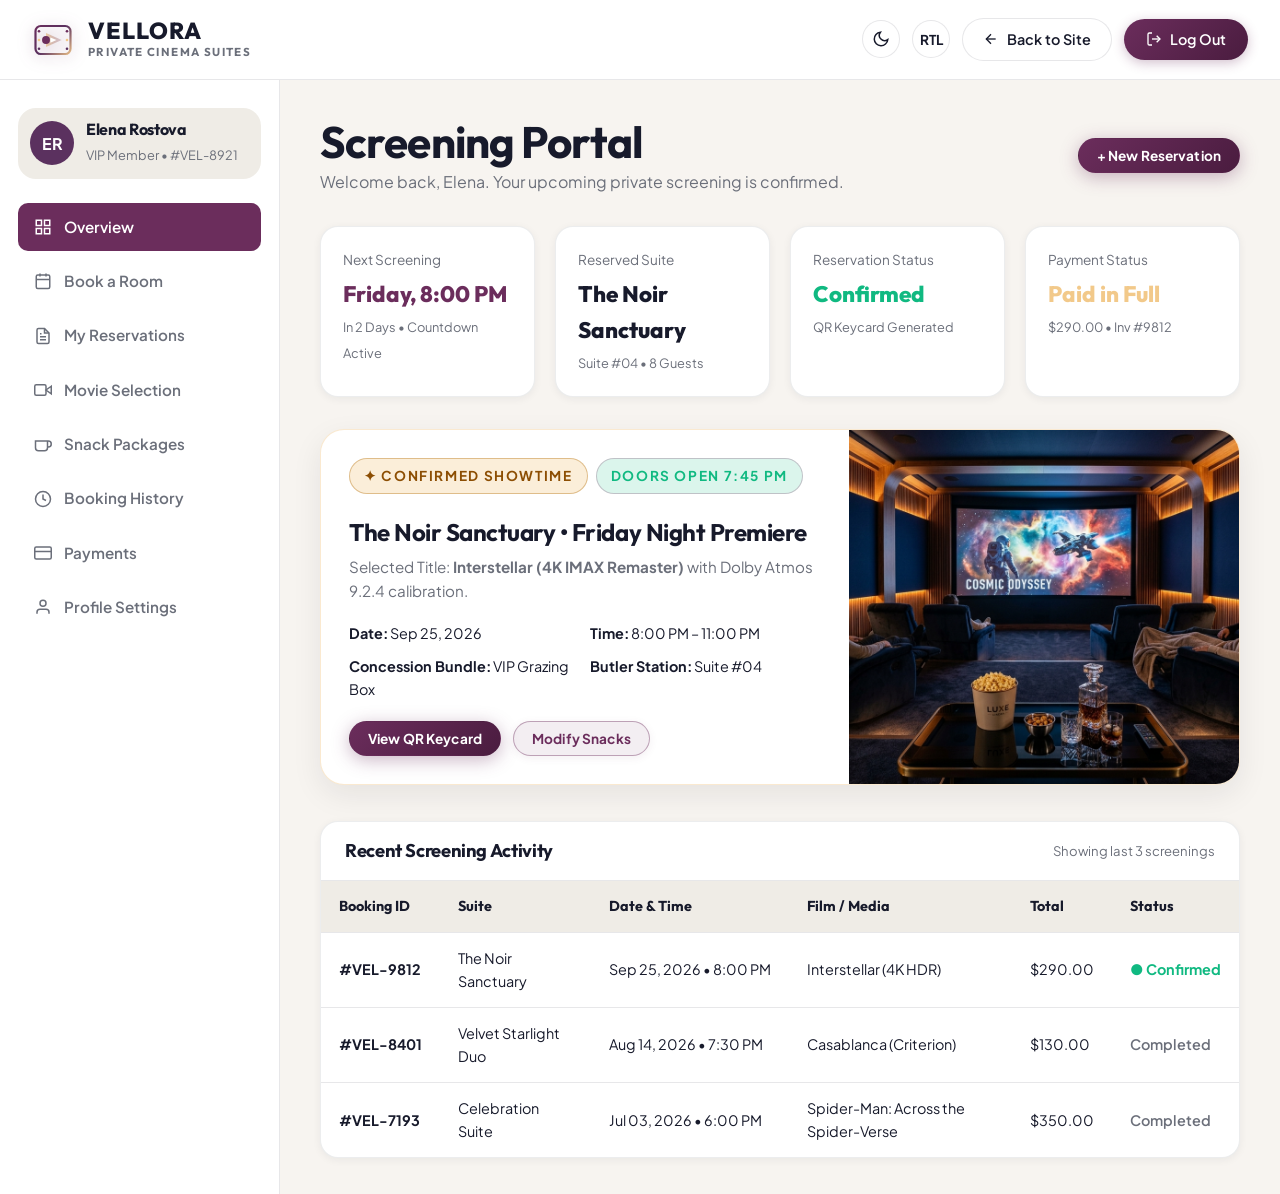
<file: dashboard.html>
<!DOCTYPE html>
<html lang="en" data-theme="light" dir="ltr">
<head>
  <meta charset="UTF-8">
  <meta name="viewport" content="width=device-width, initial-scale=1.0">
  <title>Customer Dashboard — VELLORA Private Theaters</title>
  <meta name="description" content="Manage your private movie theater reservations, movie vault selections, snack pre-orders, and payments in your VELLORA client portal.">
  <link rel="icon" type="image/svg+xml" href="assets/icons/logo.svg">
  
  <link rel="stylesheet" href="assets/css/style.css">
  <link rel="stylesheet" href="assets/css/responsive.css">
</head>
<body>
  <!-- ==================== CINEMATIC PAGE PRELOADER ==================== -->
  <div id="vellora-preloader" class="vellora-preloader" aria-hidden="true">
    <div class="preloader-backdrop"></div>
    <div class="preloader-content">
      <div class="preloader-logo-wrap">
        <svg class="preloader-film-reel" viewBox="0 0 100 100" fill="none">
          <circle cx="50" cy="50" r="44" stroke="rgba(242, 201, 138, 0.2)" stroke-width="2" stroke-dasharray="6 6"/>
          <circle cx="50" cy="50" r="38" stroke="url(#preloadRingGrad)" stroke-width="3" stroke-linecap="round"/>
          <defs>
            <linearGradient id="preloadRingGrad" x1="0" y1="0" x2="100" y2="100" gradientUnits="userSpaceOnUse">
              <stop offset="0%" stop-color="#F2C98A"/>
              <stop offset="50%" stop-color="#6B2D5C"/>
              <stop offset="100%" stop-color="#F2C98A"/>
            </linearGradient>
          </defs>
        </svg>
        <svg class="preloader-brand-icon" viewBox="0 0 48 48" fill="none">
          <rect x="4" y="8" width="40" height="32" rx="6" stroke="url(#preloadLogoGrad)" stroke-width="2.5" />
          <circle cx="8" cy="14" r="1.5" fill="#6B2D5C" />
          <circle cx="8" cy="24" r="1.5" fill="#F2C98A" />
          <circle cx="8" cy="34" r="1.5" fill="#5B315F" />
          <circle cx="40" cy="14" r="1.5" fill="#6B2D5C" />
          <circle cx="40" cy="24" r="1.5" fill="#F2C98A" />
          <circle cx="40" cy="34" r="1.5" fill="#5B315F" />
          <polygon points="16,16 34,24 16,32" fill="url(#preloadBeamGrad)" />
          <circle cx="16" cy="24" r="4.5" fill="#6B2D5C" />
          <polygon points="21,21 28,24 21,27" fill="#FFFFFF" />
          <defs>
            <linearGradient id="preloadLogoGrad" x1="4" y1="4" x2="44" y2="44" gradientUnits="userSpaceOnUse">
              <stop offset="0%" stop-color="#6B2D5C" />
              <stop offset="50%" stop-color="#5B315F" />
              <stop offset="100%" stop-color="#F2C98A" />
            </linearGradient>
            <linearGradient id="preloadBeamGrad" x1="14" y1="24" x2="40" y2="24" gradientUnits="userSpaceOnUse">
              <stop offset="0%" stop-color="#F2C98A" stop-opacity="0.85" />
              <stop offset="100%" stop-color="#6B2D5C" stop-opacity="0.15" />
            </linearGradient>
          </defs>
        </svg>
      </div>
      <div class="preloader-brand-title">VELLORA</div>
      <div class="preloader-status-text">
        <span class="preloader-status-dot"></span>
        CALIBRATING PRIVATE CINEMA
      </div>
      <div class="preloader-progress-track">
        <div class="preloader-progress-bar"></div>
      </div>
    </div>
  </div>

  <!-- ==================== DASHBOARD DEDICATED HEADER (MATCHING REFERENCE) ==================== -->
  <header class="dash-top-header">
    <div class="dash-nav-container">
      <!-- Left: Logo + Brand Name + Subtitle -->
      <a href="index.html" class="brand-wrapper" style="align-items: center; gap: 14px;" aria-label="VELLORA Home">
        <svg class="brand-logo-svg" viewBox="0 0 48 48" fill="none" style="width: 42px; height: 42px;">
          <defs>
            <linearGradient id="navLogoGradD" x1="4" y1="4" x2="44" y2="44" gradientUnits="userSpaceOnUse">
              <stop offset="0%" stop-color="#6B2D5C" />
              <stop offset="50%" stop-color="#5B315F" />
              <stop offset="100%" stop-color="#F2C98A" />
            </linearGradient>
            <linearGradient id="navBeamGradD" x1="14" y1="24" x2="40" y2="24" gradientUnits="userSpaceOnUse">
              <stop offset="0%" stop-color="#F2C98A" stop-opacity="0.8" />
              <stop offset="100%" stop-color="#6B2D5C" stop-opacity="0.1" />
            </linearGradient>
          </defs>
          <rect x="4" y="8" width="40" height="32" rx="6" stroke="url(#navLogoGradD)" stroke-width="2.5" />
          <circle cx="8" cy="14" r="1.5" fill="#6B2D5C" />
          <circle cx="8" cy="24" r="1.5" fill="#F2C98A" />
          <circle cx="8" cy="34" r="1.5" fill="#5B315F" />
          <circle cx="40" cy="14" r="1.5" fill="#6B2D5C" />
          <circle cx="40" cy="24" r="1.5" fill="#F2C98A" />
          <circle cx="40" cy="34" r="1.5" fill="#5B315F" />
          <polygon points="16,16 34,24 16,32" fill="url(#navBeamGradD)" />
          <circle cx="16" cy="24" r="4.5" fill="#6B2D5C" />
          <polygon points="21,21 28,24 21,27" fill="#FFFFFF" />
        </svg>
        <div class="dash-brand-info">
          <span class="dash-brand-title">VELLORA</span>
          <span class="dash-brand-sub">Private Cinema Suites</span>
        </div>
      </a>

      <!-- Right: Controls (Theme Toggle, RTL Toggle, Back to Site, Log Out) -->
      <div class="dash-top-actions">
        <button class="control-toggle-btn theme-toggle-btn" aria-label="Toggle Theme" title="Toggle Light/Dark Theme">
          <svg width="18" height="18" viewBox="0 0 24 24" fill="none" stroke="currentColor" stroke-width="2"><circle cx="12" cy="12" r="5"/><path d="M12 1v2M12 21v2M4.22 4.22l1.42 1.42M18.36 18.36l1.42 1.42M1 12h2M21 12h2M4.22 19.78l1.42-1.42M18.36 5.64l1.42-1.42"/></svg>
        </button>
        <button class="control-toggle-btn rtl-toggle-btn" aria-label="Toggle Direction" title="Toggle RTL/LTR">RTL</button>
        <a href="index.html" class="btn-back-site" title="Back to Site">
          <svg width="16" height="16" viewBox="0 0 24 24" fill="none" stroke="currentColor" stroke-width="2"><line x1="19" y1="12" x2="5" y2="12"/><polyline points="12 19 5 12 12 5"/></svg>
          <span class="back-text">Back to Site</span>
        </a>
        <a href="login.html" class="btn-logout" title="Log Out">
          <svg width="16" height="16" viewBox="0 0 24 24" fill="none" stroke="currentColor" stroke-width="2"><path d="M9 21H5a2 2 0 0 1-2-2V5a2 2 0 0 1 2-2h4"/><polyline points="16 17 21 12 16 7"/><line x1="21" y1="12" x2="9" y2="12"/></svg>
          <span class="logout-text">Log Out</span>
        </a>
      </div>
    </div>
  </header>

  <!-- ==================== MOBILE HORIZONTAL TABS BAR (MATCHING REFERENCE) ==================== -->
  <nav class="dash-horizontal-tabs-bar" aria-label="Dashboard Tabs Navigation">
    <div class="dash-tabs-scroll-container">
      <button class="dash-tab-pill active" data-tab="overview">
        <svg width="15" height="15" viewBox="0 0 24 24" fill="none" stroke="currentColor" stroke-width="2"><rect x="3" y="3" width="7" height="7"/><rect x="14" y="3" width="7" height="7"/><rect x="14" y="14" width="7" height="7"/><rect x="3" y="14" width="7" height="7"/></svg>
        Overview
      </button>
      <button class="dash-tab-pill" data-tab="book">
        <svg width="15" height="15" viewBox="0 0 24 24" fill="none" stroke="currentColor" stroke-width="2"><rect x="3" y="4" width="18" height="18" rx="2" ry="2"/><line x1="16" y1="2" x2="16" y2="6"/><line x1="8" y1="2" x2="8" y2="6"/><line x1="3" y1="10" x2="21" y2="10"/></svg>
        Book a Room
      </button>
      <button class="dash-tab-pill" data-tab="reservations">
        <svg width="15" height="15" viewBox="0 0 24 24" fill="none" stroke="currentColor" stroke-width="2"><path d="M14 2H6a2 2 0 0 0-2 2v16a2 2 0 0 0 2 2h12a2 2 0 0 0 2-2V8z"/><polyline points="14 2 14 8 20 8"/><line x1="16" y1="13" x2="8" y2="13"/><line x1="16" y1="17" x2="8" y2="17"/><polyline points="10 9 9 9 8 9"/></svg>
        My Reservations
      </button>
      <button class="dash-tab-pill" data-tab="movies">
        <svg width="15" height="15" viewBox="0 0 24 24" fill="none" stroke="currentColor" stroke-width="2"><polygon points="23 7 16 12 23 17 23 7"/><rect x="1" y="5" width="15" height="14" rx="2" ry="2"/></svg>
        Movie Selection
      </button>
      <button class="dash-tab-pill" data-tab="snacks">
        <svg width="15" height="15" viewBox="0 0 24 24" fill="none" stroke="currentColor" stroke-width="2"><path d="M18 8h1a4 4 0 0 1 0 8h-1M2 8h16v9a4 4 0 0 1-4 4H6a4 4 0 0 1-4-4V8z"/></svg>
        Snack Packages
      </button>
      <button class="dash-tab-pill" data-tab="history">
        <svg width="15" height="15" viewBox="0 0 24 24" fill="none" stroke="currentColor" stroke-width="2"><circle cx="12" cy="12" r="10"/><polyline points="12 6 12 12 16 14"/></svg>
        Booking History
      </button>
      <button class="dash-tab-pill" data-tab="payments">
        <svg width="15" height="15" viewBox="0 0 24 24" fill="none" stroke="currentColor" stroke-width="2"><rect x="1" y="4" width="22" height="16" rx="2" ry="2"/><line x1="1" y1="10" x2="23" y2="10"/></svg>
        Payments
      </button>
      <button class="dash-tab-pill" data-tab="profile">
        <svg width="15" height="15" viewBox="0 0 24 24" fill="none" stroke="currentColor" stroke-width="2"><path d="M20 21v-2a4 4 0 0 0-4-4H8a4 4 0 0 0-4 4v2"/><circle cx="12" cy="7" r="4"/></svg>
        Profile Settings
      </button>
    </div>
  </nav>

  <main>
    <div class="dashboard-layout">
      <!-- DASHBOARD SIDEBAR -->
      <aside class="dashboard-sidebar" id="dashboard-sidebar">
        <button class="dash-sidebar-close-btn" id="dash-sidebar-close" aria-label="Close Navigation">&times;</button>
        <div class="dash-user-card">
          <div class="dash-avatar">ER</div>
          <div>
            <h4 style="font-size: 1rem; margin-bottom: 2px;">Elena Rostova</h4>
            <span style="font-size: 0.8rem; color: var(--color-muted);">VIP Member &bull; #VEL-8921</span>
          </div>
        </div>

        <ul class="dash-menu">
          <li class="dash-menu-item active" data-tab="overview">
            <svg viewBox="0 0 24 24" fill="none" stroke="currentColor" stroke-width="2"><rect x="3" y="3" width="7" height="7"/><rect x="14" y="3" width="7" height="7"/><rect x="14" y="14" width="7" height="7"/><rect x="3" y="14" width="7" height="7"/></svg>
            Overview
          </li>
          <li class="dash-menu-item" data-tab="book">
            <svg viewBox="0 0 24 24" fill="none" stroke="currentColor" stroke-width="2"><rect x="3" y="4" width="18" height="18" rx="2" ry="2"/><line x1="16" y1="2" x2="16" y2="6"/><line x1="8" y1="2" x2="8" y2="6"/><line x1="3" y1="10" x2="21" y2="10"/></svg>
            Book a Room
          </li>
          <li class="dash-menu-item" data-tab="reservations">
            <svg viewBox="0 0 24 24" fill="none" stroke="currentColor" stroke-width="2"><path d="M14 2H6a2 2 0 0 0-2 2v16a2 2 0 0 0 2 2h12a2 2 0 0 0 2-2V8z"/><polyline points="14 2 14 8 20 8"/><line x1="16" y1="13" x2="8" y2="13"/><line x1="16" y1="17" x2="8" y2="17"/><polyline points="10 9 9 9 8 9"/></svg>
            My Reservations
          </li>
          <li class="dash-menu-item" data-tab="movies">
            <svg viewBox="0 0 24 24" fill="none" stroke="currentColor" stroke-width="2"><polygon points="23 7 16 12 23 17 23 7"/><rect x="1" y="5" width="15" height="14" rx="2" ry="2"/></svg>
            Movie Selection
          </li>
          <li class="dash-menu-item" data-tab="snacks">
            <svg viewBox="0 0 24 24" fill="none" stroke="currentColor" stroke-width="2"><path d="M18 8h1a4 4 0 0 1 0 8h-1M2 8h16v9a4 4 0 0 1-4 4H6a4 4 0 0 1-4-4V8z"/></svg>
            Snack Packages
          </li>
          <li class="dash-menu-item" data-tab="history">
            <svg viewBox="0 0 24 24" fill="none" stroke="currentColor" stroke-width="2"><circle cx="12" cy="12" r="10"/><polyline points="12 6 12 12 16 14"/></svg>
            Booking History
          </li>
          <li class="dash-menu-item" data-tab="payments">
            <svg viewBox="0 0 24 24" fill="none" stroke="currentColor" stroke-width="2"><rect x="1" y="4" width="22" height="16" rx="2" ry="2"/><line x1="1" y1="10" x2="23" y2="10"/></svg>
            Payments
          </li>
          <li class="dash-menu-item" data-tab="profile">
            <svg viewBox="0 0 24 24" fill="none" stroke="currentColor" stroke-width="2"><path d="M20 21v-2a4 4 0 0 0-4-4H8a4 4 0 0 0-4 4v2"/><circle cx="12" cy="7" r="4"/></svg>
            Profile Settings
          </li>
        </ul>
      </aside>

      <!-- DASHBOARD MAIN CONTENT -->
      <div class="dashboard-main">
        <!-- ==================== TAB 1: OVERVIEW ==================== -->
        <div class="dash-tab-pane active" id="tab-overview">
          <div class="dash-header-bar">
            <div>
              <h2>Screening Portal</h2>
              <p>Welcome back, Elena. Your upcoming private screening is confirmed.</p>
            </div>
            <button class="btn btn-primary btn-sm" onclick="document.querySelector('[data-tab=\'book\']').click()">+ New Reservation</button>
          </div>

          <!-- Quick Stats Cards -->
          <div class="dash-stats-grid">
            <div class="stat-card">
              <div class="stat-card-title">Next Screening</div>
              <div class="stat-card-val" style="color: var(--color-accent); font-size: 1.4rem;">Friday, 8:00 PM</div>
              <span style="font-size: 0.8rem; color: var(--color-muted);">In 2 Days &bull; Countdown Active</span>
            </div>
            <div class="stat-card">
              <div class="stat-card-title">Reserved Suite</div>
              <div class="stat-card-val" style="font-size: 1.4rem;">The Noir Sanctuary</div>
              <span style="font-size: 0.8rem; color: var(--color-muted);">Suite #04 &bull; 8 Guests</span>
            </div>
            <div class="stat-card">
              <div class="stat-card-title">Reservation Status</div>
              <div class="stat-card-val" style="color: #10B981; font-size: 1.4rem;">Confirmed</div>
              <span style="font-size: 0.8rem; color: var(--color-muted);">QR Keycard Generated</span>
            </div>
            <div class="stat-card">
              <div class="stat-card-title">Payment Status</div>
              <div class="stat-card-val" style="color: var(--color-warm); font-size: 1.4rem;">Paid in Full</div>
              <span style="font-size: 0.8rem; color: var(--color-muted);">$290.00 &bull; Inv #9812</span>
            </div>
          </div>

          <!-- Spotlight Upcoming Screening Banner Card -->
          <div class="cinema-card dash-spotlight-card" style="margin-bottom: 36px; border-color: rgba(242,201,138,0.4); box-shadow: var(--shadow-md); padding: 0 !important; overflow: hidden;">
            <div class="dash-spotlight-card-grid">
              <div class="dash-spotlight-content">
                <div>
                  <div style="display: flex; gap: 8px; margin-bottom: 12px; flex-wrap: wrap;">
                    <span class="eyebrow eyebrow-warm">✦ Confirmed Showtime</span>
                    <span class="eyebrow" style="background: rgba(16,185,129,0.15); color: #10B981;">Doors Open 7:45 PM</span>
                  </div>
                  <h3 style="font-size: 1.5rem; margin-bottom: 8px;">The Noir Sanctuary &bull; Friday Night Premiere</h3>
                  <p style="font-size: 0.95rem; margin-bottom: 18px;">Selected Title: <strong>Interstellar (4K IMAX Remaster)</strong> with Dolby Atmos 9.2.4 calibration.</p>
                  
                  <div class="form-row-2col" style="margin-bottom: 20px; font-size: 0.9rem; gap: 10px;">
                    <div><strong>Date:</strong> Sep 25, 2026</div>
                    <div><strong>Time:</strong> 8:00 PM – 11:00 PM</div>
                    <div><strong>Concession Bundle:</strong> VIP Grazing Box</div>
                    <div><strong>Butler Station:</strong> Suite #04</div>
                  </div>
                </div>

                <div style="display: flex; gap: 12px; flex-wrap: wrap;">
                  <button class="btn btn-primary btn-sm" onclick="window.showVelloraToast('QR Check-In Keycard saved to Apple Wallet / Google Pass!')">View QR Keycard</button>
                  <button class="btn btn-outline btn-sm" onclick="document.querySelector('[data-tab=\'snacks\']').click()">Modify Snacks</button>
                </div>
              </div>

              <div class="dash-spotlight-media">
                <img src="assets/images/hero-home-cinema.jpg" alt="Upcoming Screening Room">
              </div>
            </div>
          </div>

          <!-- Recent Bookings Table -->
          <div class="comparison-table-wrapper">
            <div class="table-header-bar">
              <h3>Recent Screening Activity</h3>
              <span class="table-header-subtitle">Showing last 3 screenings</span>
            </div>
            <table class="comparison-table">
              <thead>
                <tr>
                  <th>Booking ID</th>
                  <th>Suite</th>
                  <th>Date &amp; Time</th>
                  <th>Film / Media</th>
                  <th>Total</th>
                  <th>Status</th>
                </tr>
              </thead>
              <tbody>
                <tr>
                  <td><strong>#VEL-9812</strong></td>
                  <td>The Noir Sanctuary</td>
                  <td>Sep 25, 2026 &bull; 8:00 PM</td>
                  <td>Interstellar (4K HDR)</td>
                  <td>$290.00</td>
                  <td><span style="color: #10B981; font-weight: 700;">● Confirmed</span></td>
                </tr>
                <tr>
                  <td><strong>#VEL-8401</strong></td>
                  <td>Velvet Starlight Duo</td>
                  <td>Aug 14, 2026 &bull; 7:30 PM</td>
                  <td>Casablanca (Criterion)</td>
                  <td>$130.00</td>
                  <td><span style="color: var(--color-muted); font-weight: 600;">Completed</span></td>
                </tr>
                <tr>
                  <td><strong>#VEL-7193</strong></td>
                  <td>Celebration Suite</td>
                  <td>Jul 03, 2026 &bull; 6:00 PM</td>
                  <td>Spider-Man: Across the Spider-Verse</td>
                  <td>$350.00</td>
                  <td><span style="color: var(--color-muted); font-weight: 600;">Completed</span></td>
                </tr>
              </tbody>
            </table>
          </div>
        </div>

        <!-- ==================== TAB 2: BOOK A ROOM ==================== -->
        <div class="dash-tab-pane" id="tab-book">
          <div class="dash-header-bar">
            <div>
              <h2>Reserve a Screening Suite</h2>
              <p>Book your date, room, and media preference</p>
            </div>
          </div>

          <div class="cinema-card" style="padding: 32px; max-width: 800px;">
            <form onsubmit="event.preventDefault(); window.showVelloraToast('Reservation submitted! Added to My Reservations.'); document.querySelector('[data-tab=\'overview\']').click();">
              <div class="form-group">
                <label class="form-label">1. Choose Theater Suite</label>
                <select class="form-control" required>
                  <option>Velvet Starlight Duo (2 Guests) — $130 / 2.5 hrs</option>
                  <option>Artisan Family Lounge (4–6 Guests) — $195 / 2.5 hrs</option>
                  <option selected>The Noir Sanctuary (8–10 Guests) — $290 / 3.0 hrs</option>
                  <option>Celebration Suite (10–14 Guests) — $350 / 3.0 hrs</option>
                  <option>Gamers &amp; Streamers Den (6–8 Guests) — $240 / 3.0 hrs</option>
                  <option>Grand Private Auditorium (Up to 16 Guests) — $450 / 3.5 hrs</option>
                </select>
              </div>

              <div class="form-row-2col">
                <div class="form-group">
                  <label class="form-label">2. Screening Date</label>
                  <input type="date" class="form-control" required value="2026-10-12">
                </div>
                <div class="form-group">
                  <label class="form-label">3. Time Slot</label>
                  <select class="form-control" required>
                    <option>1:00 PM – 3:30 PM (Matinee)</option>
                    <option>4:30 PM – 7:00 PM (Sunset)</option>
                    <option selected>8:00 PM – 11:00 PM (Prime Time)</option>
                    <option>11:30 PM – 2:00 AM (Late Night)</option>
                  </select>
                </div>
              </div>

              <div class="form-group">
                <label class="form-label">4. Select Movie from Vault or Bring Your Own</label>
                <input type="text" class="form-control" placeholder="e.g. Dune: Part Two (4K) OR 'Bringing PS5 Console'" value="Dune: Part Two (4K HDR Atmos)">
              </div>

              <div class="form-group">
                <label class="form-label">5. Optional Concession Bundle</label>
                <select class="form-control">
                  <option>None (A la carte ordering in-seat)</option>
                  <option>The Date Night Duo (+$48)</option>
                  <option selected>VIP Premier Grazing Platter (+$110)</option>
                  <option>Family Feast Box (+$75)</option>
                </select>
              </div>

              <button type="submit" class="btn btn-primary" style="margin-top: 12px; width: 100%;">Confirm &amp; Proceed to Checkout</button>
            </form>
          </div>
        </div>

        <!-- ==================== TAB 3: MY RESERVATIONS ==================== -->
        <div class="dash-tab-pane" id="tab-reservations">
          <div class="dash-header-bar">
            <div>
              <h2>My Screening Passes</h2>
              <p>Active and past reservation passes with instant QR entry keys</p>
            </div>
          </div>

          <div class="cinema-card" style="padding: 24px; margin-bottom: 20px;">
            <div style="display: flex; justify-content: space-between; align-items: center; flex-wrap: wrap; gap: 12px;">
              <div>
                <span class="eyebrow" style="background: rgba(16,185,129,0.15); color: #10B981;">● Active Pass #VEL-9812</span>
                <h3 style="margin: 8px 0 4px 0;">The Noir Sanctuary &bull; Friday, Sep 25</h3>
                <p style="font-size: 0.9rem;">8:00 PM – 11:00 PM &bull; 8 Guests &bull; Interstellar 4K</p>
              </div>
              <button class="btn btn-warm btn-sm" onclick="window.showVelloraToast('QR Entry Code: [VEL-9812-PRO]')">Display QR Pass</button>
            </div>
          </div>
        </div>

        <!-- ==================== TAB 4: MOVIE SELECTION ==================== -->
        <div class="dash-tab-pane" id="tab-movies">
          <div class="dash-header-bar">
            <div>
              <h2>Film Vault Browser</h2>
              <p>Queue movies directly to your upcoming suite</p>
            </div>
          </div>

          <div class="grid-3">
            <div class="cinema-card" style="padding: 24px; display: flex; flex-direction: column; height: 100%;">
              <h4 style="margin-bottom: 6px;">Interstellar (4K IMAX)</h4>
              <p style="font-size: 0.85rem; margin-bottom: 16px; flex-grow: 1;">Sci-Fi &bull; 2h 49m &bull; Dolby Atmos 9.2.4</p>
              <button class="btn btn-primary btn-sm" style="width: 100%; margin-top: auto;" onclick="window.showVelloraToast('Queued Interstellar to Friday screening!')">Queued for Sep 25</button>
            </div>
            <div class="cinema-card" style="padding: 24px; display: flex; flex-direction: column; height: 100%;">
              <h4 style="margin-bottom: 6px;">Blade Runner 2049</h4>
              <p style="font-size: 0.85rem; margin-bottom: 16px; flex-grow: 1;">Sci-Fi Noir &bull; 2h 44m &bull; 4K HDR10</p>
              <button class="btn btn-outline btn-sm" style="width: 100%; margin-top: auto;" onclick="window.showVelloraToast('Queued Blade Runner 2049 to your watchlist!')">Add to Watchlist</button>
            </div>
            <div class="cinema-card" style="padding: 24px; display: flex; flex-direction: column; height: 100%;">
              <h4 style="margin-bottom: 6px;">Spirited Away (Studio Ghibli)</h4>
              <p style="font-size: 0.85rem; margin-bottom: 16px; flex-grow: 1;">Animation &bull; 2h 05m &bull; Japanese / English 4K</p>
              <button class="btn btn-outline btn-sm" style="width: 100%; margin-top: auto;" onclick="window.showVelloraToast('Queued Spirited Away to your watchlist!')">Add to Watchlist</button>
            </div>
          </div>
        </div>

        <!-- ==================== TAB 5: SNACK PACKAGES ==================== -->
        <div class="dash-tab-pane" id="tab-snacks">
          <div class="dash-header-bar">
            <div>
              <h2>Pre-Order Concessions</h2>
              <p>Add chef-crafted treats to be ready at your seat upon arrival</p>
            </div>
          </div>

          <div class="grid-3">
            <div class="cinema-card" style="padding: 24px; display: flex; flex-direction: column; height: 100%;">
              <h4 style="margin-bottom: 6px;">Truffle Popcorn Bowl</h4>
              <p style="font-size: 0.85rem; margin-bottom: 16px; flex-grow: 1;">Warm non-GMO corn with Italian black truffle oil.</p>
              <button class="btn btn-primary btn-sm" style="width: 100%; margin-top: auto;" onclick="window.showVelloraToast('Added 1x Truffle Popcorn to reservation!')">Add ($14)</button>
            </div>
            <div class="cinema-card" style="padding: 24px; display: flex; flex-direction: column; height: 100%;">
              <h4 style="margin-bottom: 6px;">Wagyu Sliders Trio</h4>
              <p style="font-size: 0.85rem; margin-bottom: 16px; flex-grow: 1;">Three Japanese Wagyu mini burgers with gruyere.</p>
              <button class="btn btn-primary btn-sm" style="width: 100%; margin-top: auto;" onclick="window.showVelloraToast('Added Wagyu Sliders to reservation!')">Add ($22)</button>
            </div>
            <div class="cinema-card" style="padding: 24px; display: flex; flex-direction: column; height: 100%;">
              <h4 style="margin-bottom: 6px;">Craft Mocktail Trio</h4>
              <p style="font-size: 0.85rem; margin-bottom: 16px; flex-grow: 1;">Three sparkling botanical infusions over spheres.</p>
              <button class="btn btn-primary btn-sm" style="width: 100%; margin-top: auto;" onclick="window.showVelloraToast('Added Mocktail Trio to reservation!')">Add ($24)</button>
            </div>
          </div>
        </div>

        <!-- ==================== TAB 6: BOOKING HISTORY ==================== -->
        <div class="dash-tab-pane" id="tab-history">
          <div class="dash-header-bar">
            <div>
              <h2>Screening History</h2>
              <p>Your complete archive of past private theater rentals</p>
            </div>
          </div>

          <div class="comparison-table-wrapper">
            <table class="comparison-table">
              <thead>
                <tr>
                  <th>Date</th>
                  <th>Room Name</th>
                  <th>Movie</th>
                  <th>Duration</th>
                  <th>Receipt</th>
                </tr>
              </thead>
              <tbody>
                <tr>
                  <td>Aug 14, 2026</td>
                  <td>Velvet Starlight Duo</td>
                  <td>Casablanca</td>
                  <td>2.5 Hours</td>
                  <td><a href="#" onclick="event.preventDefault(); window.showVelloraToast('Downloading PDF invoice for #VEL-8401...');" style="color: var(--color-accent); font-weight: 600;">Download PDF</a></td>
                </tr>
                <tr>
                  <td>Jul 03, 2026</td>
                  <td>Celebration Suite</td>
                  <td>Across the Spider-Verse</td>
                  <td>3.0 Hours</td>
                  <td><a href="#" onclick="event.preventDefault(); window.showVelloraToast('Downloading PDF invoice for #VEL-7193...');" style="color: var(--color-accent); font-weight: 600;">Download PDF</a></td>
                </tr>
              </tbody>
            </table>
          </div>
        </div>

        <!-- ==================== TAB 7: PAYMENTS ==================== -->
        <div class="dash-tab-pane" id="tab-payments">
          <div class="dash-header-bar">
            <div>
              <h2>Payment Methods &amp; Invoices</h2>
              <p>Manage your saved credit cards and review past billing</p>
            </div>
          </div>

          <div class="cinema-card" style="padding: 24px; max-width: 600px; margin-bottom: 24px;">
            <h4 style="margin-bottom: 12px;">Saved Payment Method</h4>
            <div style="display: flex; align-items: center; justify-content: space-between; padding: 12px; background: var(--color-surface-soft); border-radius: var(--radius-sm);">
              <div style="display: flex; align-items: center; gap: 12px;">
                <svg width="24" height="24" viewBox="0 0 24 24" fill="none" stroke="currentColor" stroke-width="2"><rect x="1" y="4" width="22" height="16" rx="2" ry="2"/><line x1="1" y1="10" x2="23" y2="10"/></svg>
                <span>Visa ending in <strong>•••• 4819</strong></span>
              </div>
              <span class="eyebrow eyebrow-warm" style="margin-bottom: 0;">Default</span>
            </div>
          </div>
        </div>

        <!-- ==================== TAB 8: PROFILE SETTINGS ==================== -->
        <div class="dash-tab-pane" id="tab-profile">
          <div class="dash-header-bar">
            <div>
              <h2>Personal Profile &amp; Preferences</h2>
              <p>Update your cinema presets, dietary tags, and notification settings</p>
            </div>
          </div>

          <div class="cinema-card" style="padding: 32px; max-width: 700px;">
            <form onsubmit="event.preventDefault(); window.showVelloraToast('Profile preferences updated successfully!');">
              <div class="form-row-2col">
                <div class="form-group">
                  <label class="form-label">First Name</label>
                  <input type="text" class="form-control" value="Elena">
                </div>
                <div class="form-group">
                  <label class="form-label">Last Name</label>
                  <input type="text" class="form-control" value="Rostova">
                </div>
              </div>

              <div class="form-group">
                <label class="form-label">Email Address</label>
                <input type="email" class="form-control" value="elena.guest@vellora.com">
              </div>

              <div class="form-group">
                <label class="form-label">Dietary Preferences</label>
                <select class="form-control">
                  <option selected>No restrictions</option>
                  <option>Vegetarian / Vegan</option>
                  <option>Gluten-Free</option>
                  <option>Halal</option>
                  <option>Kosher</option>
                </select>
              </div>

              <button type="submit" class="btn btn-primary" style="margin-top: 8px;">Save Changes</button>
            </form>
          </div>
        </div>
      </div>
    </div>
  </main>

  <script src="assets/js/main.js"></script>
</body>
</html>
</file>
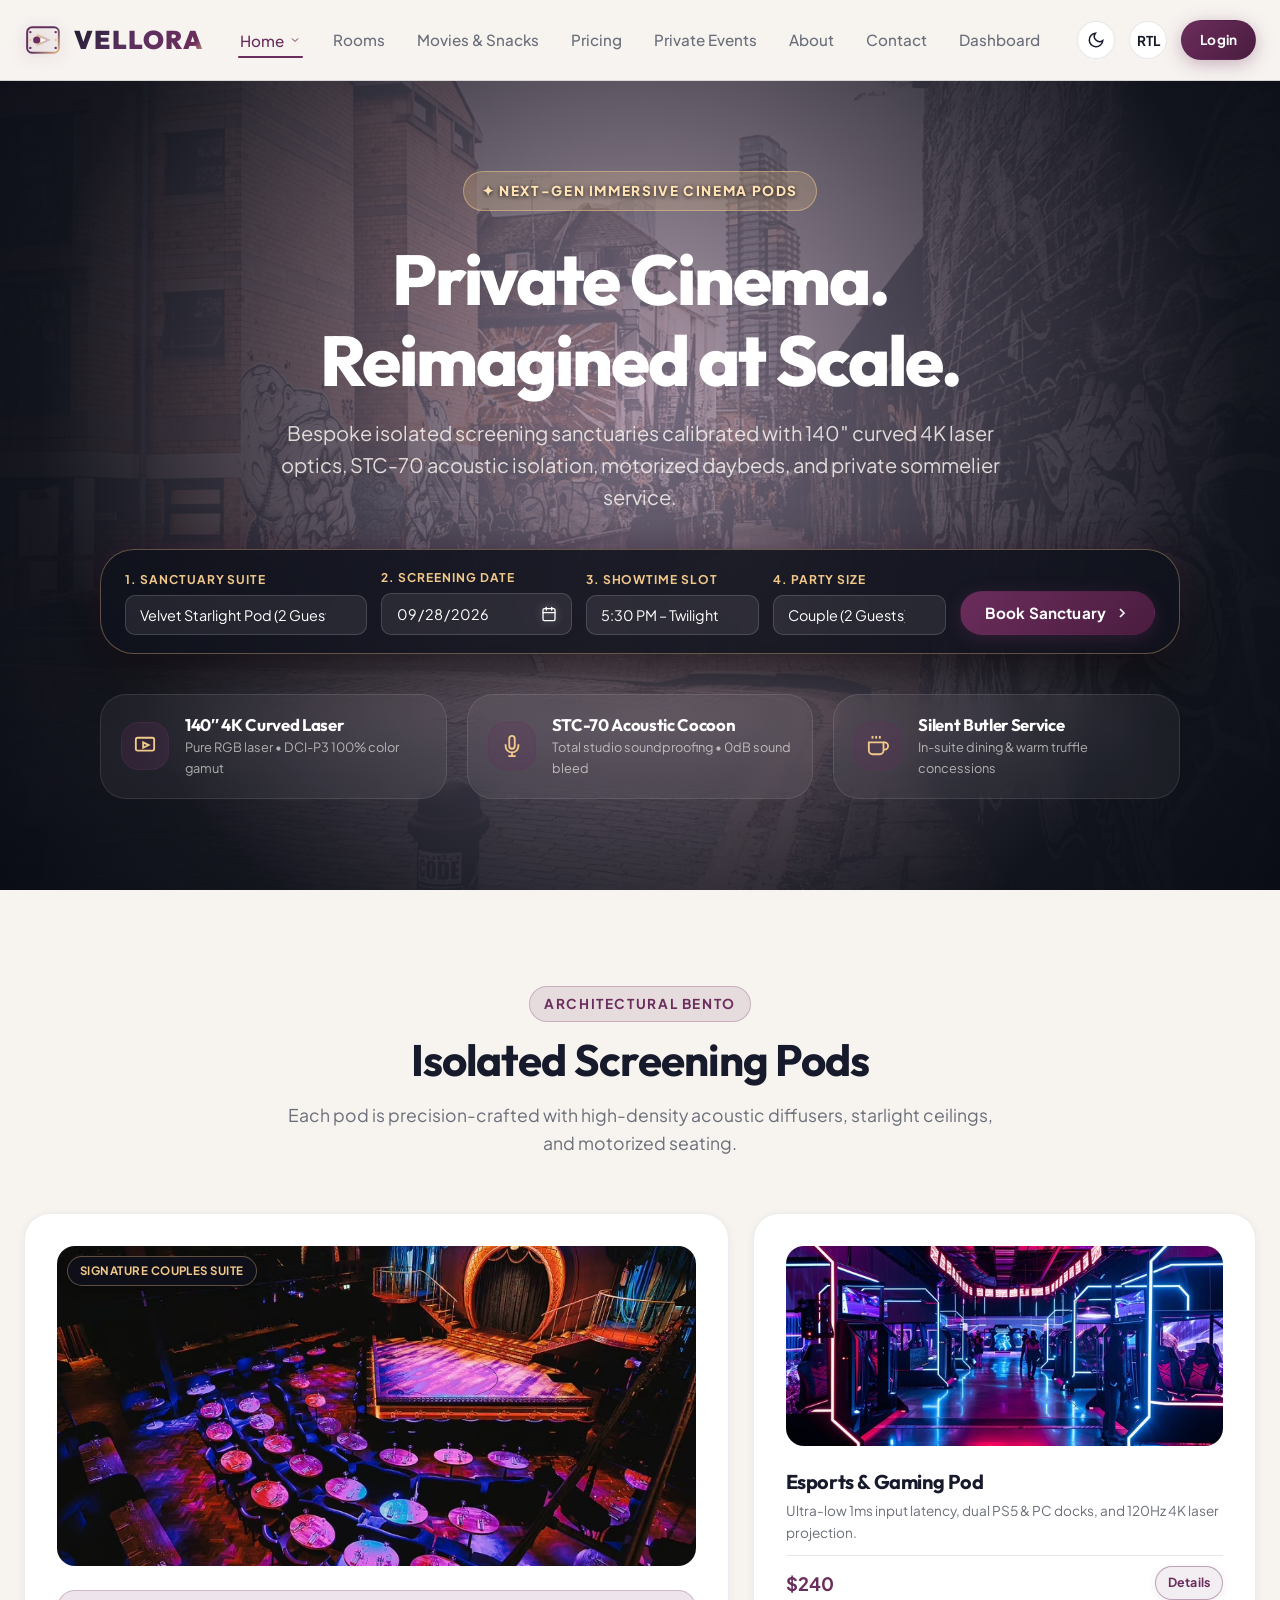
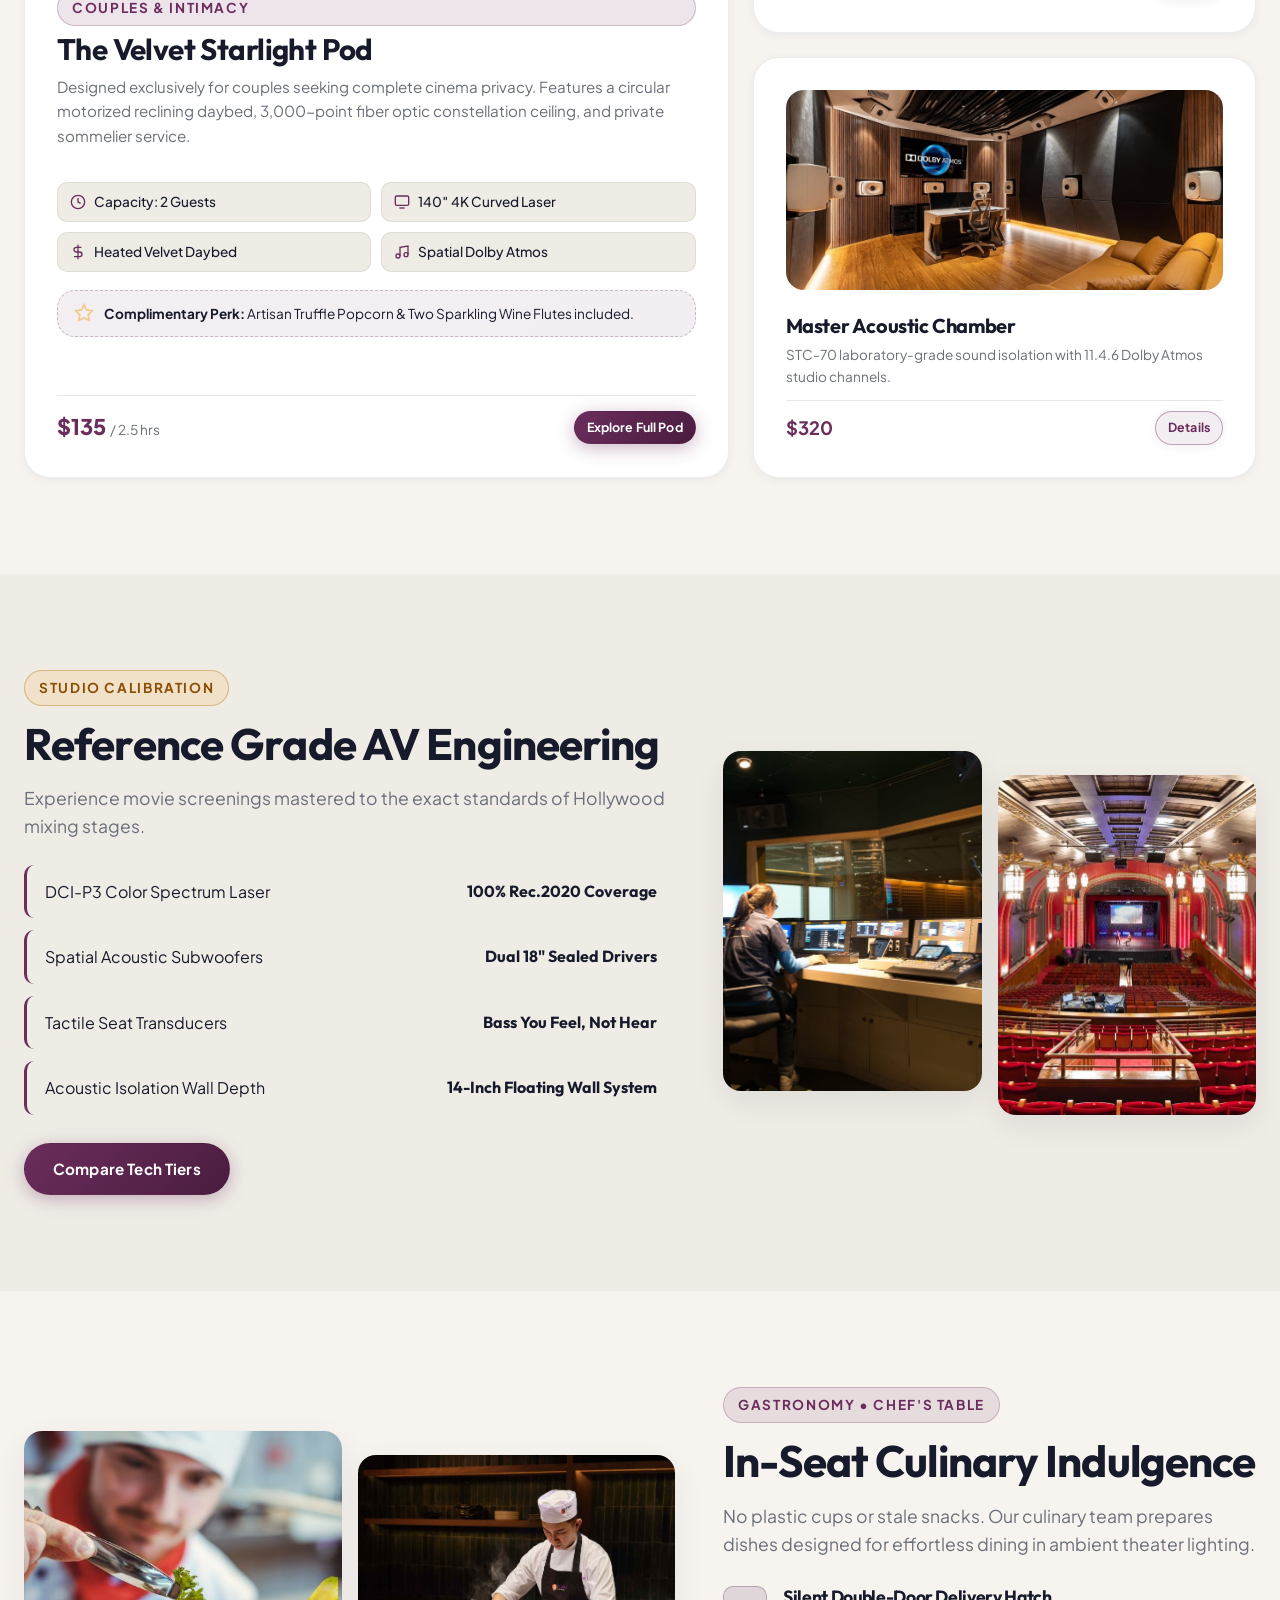
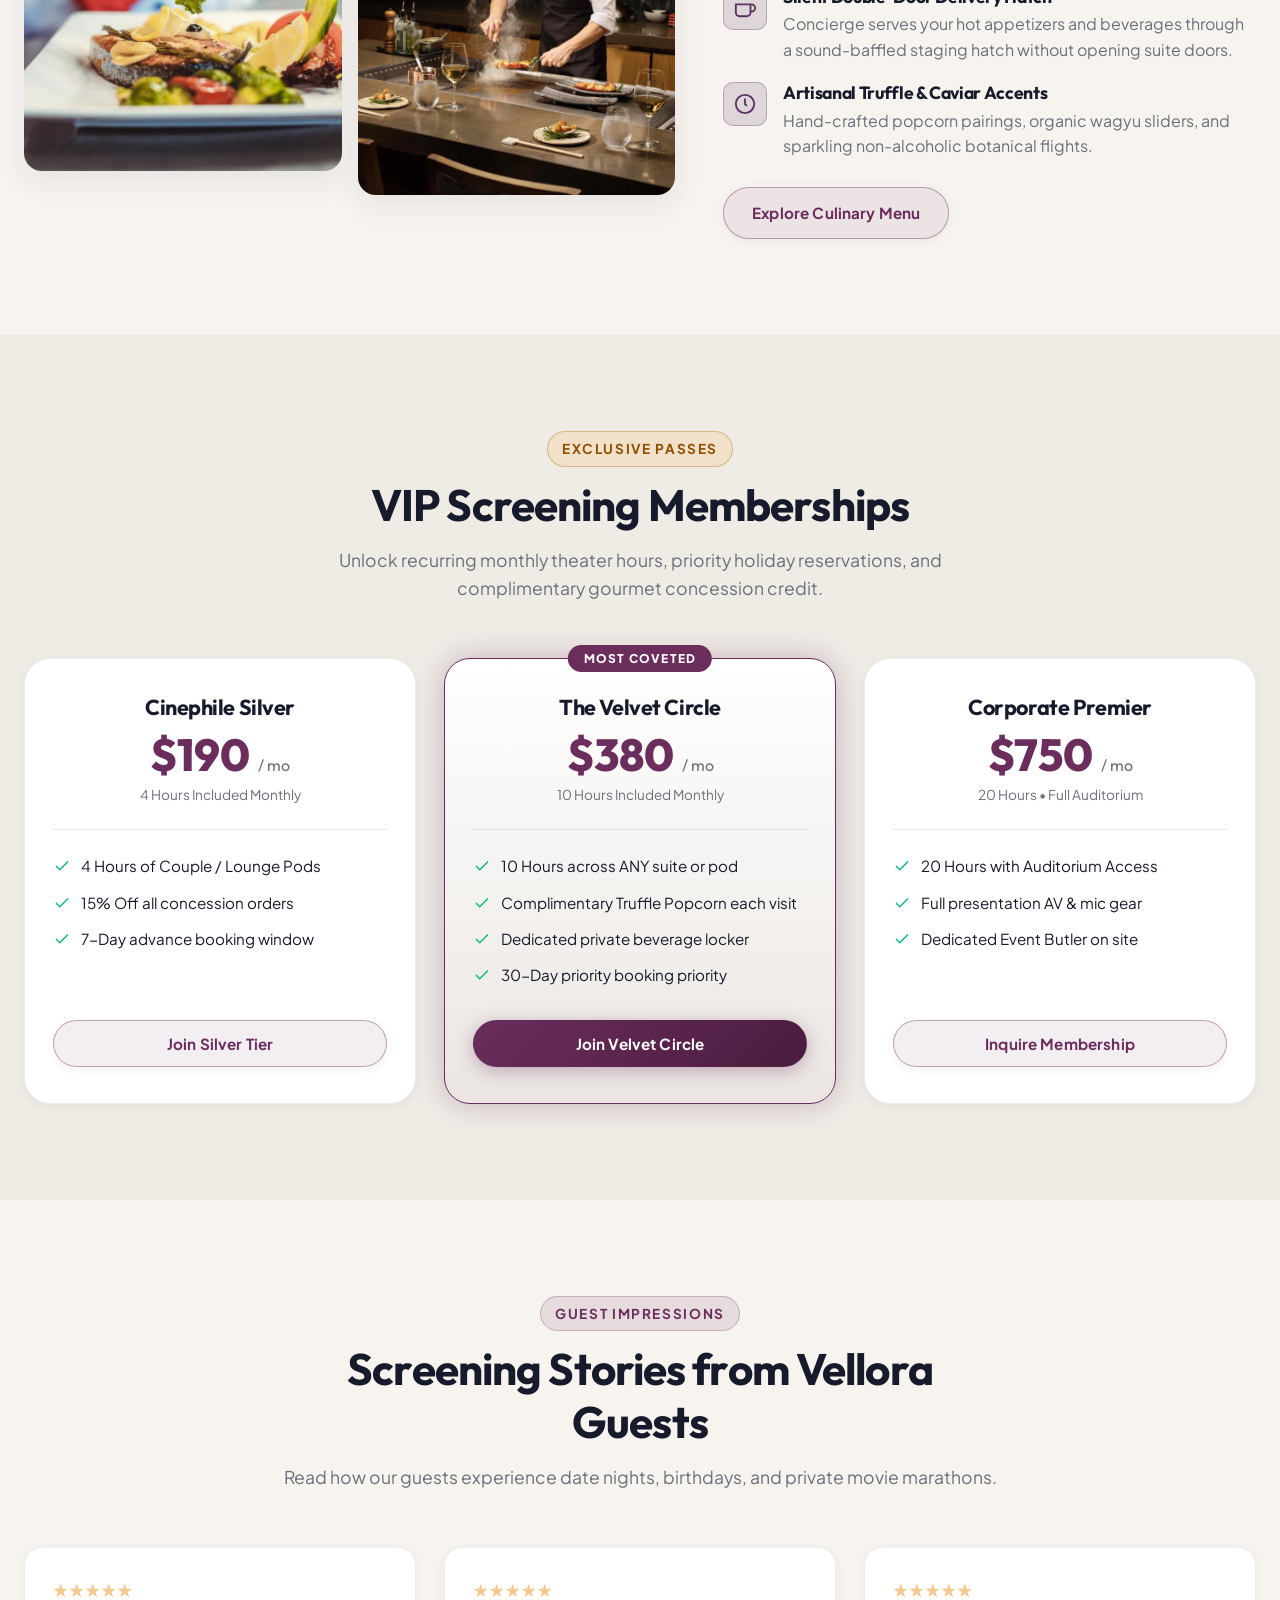
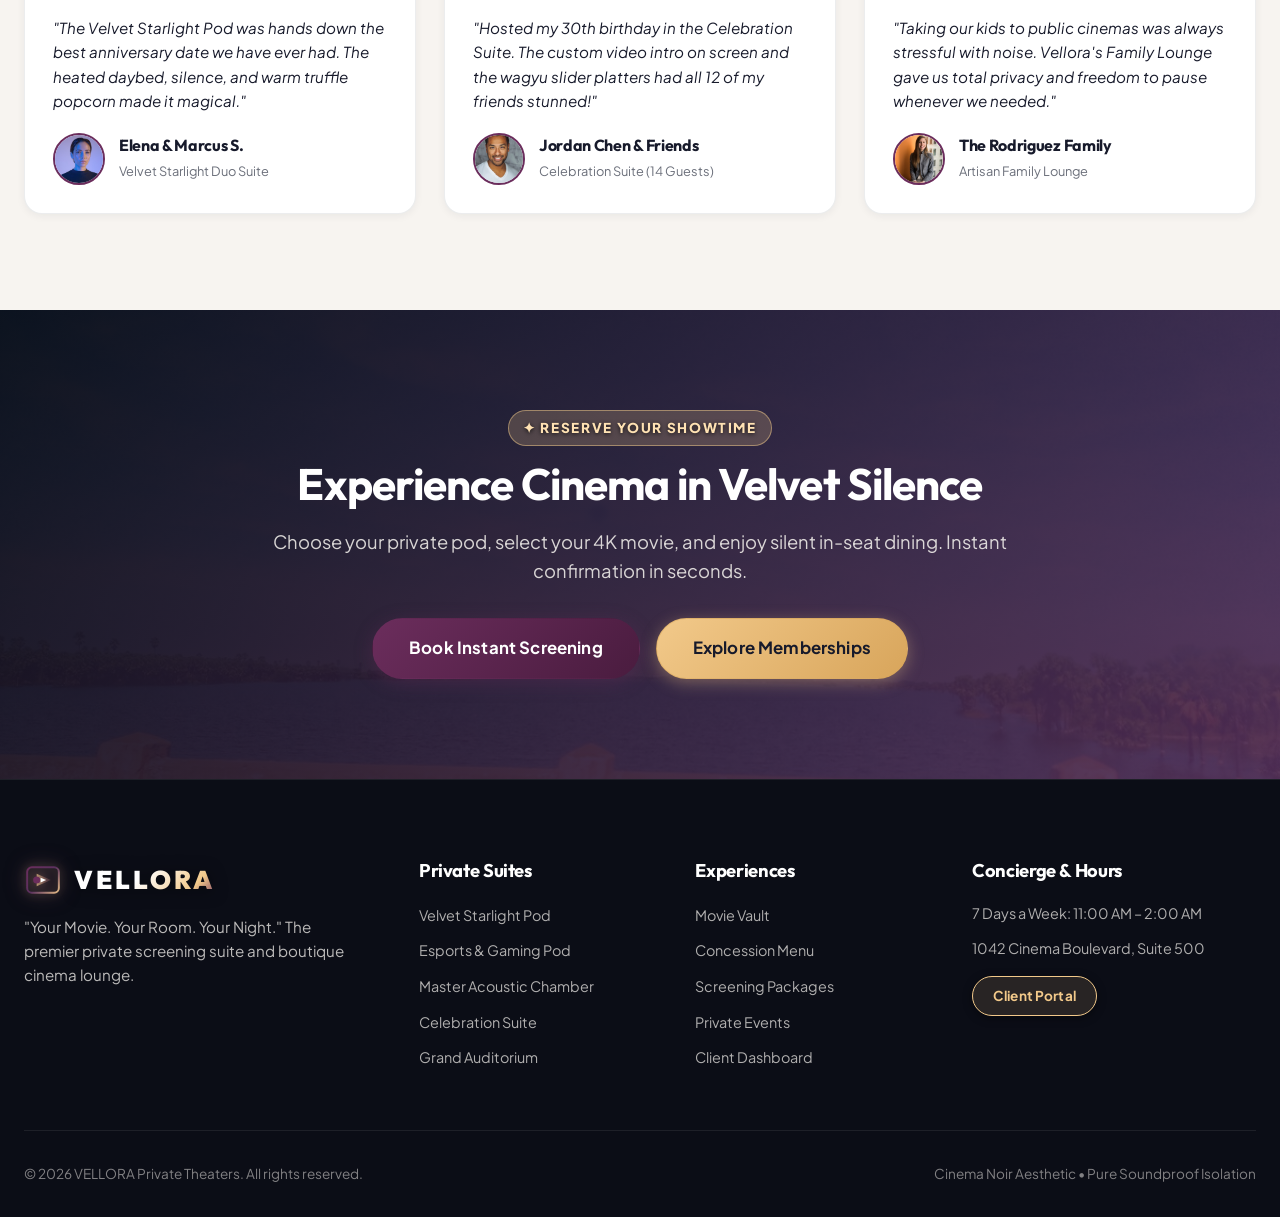
<file: home-2.html>
<!DOCTYPE html>
<html lang="en" data-theme="light" dir="ltr">
<head>
  <meta charset="UTF-8">
  <meta name="viewport" content="width=device-width, initial-scale=1.0">
  <title>VELLORA (Home 2) — Private Luxury Movie Theater & Acoustic Pods</title>
  <meta name="description" content="Experience bespoke private cinema architecture with curved laser projection, soundproof acoustic pods, chef-crafted in-seat dining, and exclusive membership passes.">
  <link rel="icon" type="image/svg+xml" href="assets/icons/logo.svg">
  
  <link rel="stylesheet" href="assets/css/style.css">
  <link rel="stylesheet" href="assets/css/responsive.css">
</head>
<body>
  <!-- ==================== CINEMATIC PAGE PRELOADER ==================== -->
  <div id="vellora-preloader" class="vellora-preloader" aria-hidden="true">
    <div class="preloader-backdrop"></div>
    <div class="preloader-content">
      <div class="preloader-logo-wrap">
        <svg class="preloader-film-reel" viewBox="0 0 100 100" fill="none">
          <circle cx="50" cy="50" r="44" stroke="rgba(242, 201, 138, 0.2)" stroke-width="2" stroke-dasharray="6 6"/>
          <circle cx="50" cy="50" r="38" stroke="url(#preloadRingGrad)" stroke-width="3" stroke-linecap="round"/>
          <defs>
            <linearGradient id="preloadRingGrad" x1="0" y1="0" x2="100" y2="100" gradientUnits="userSpaceOnUse">
              <stop offset="0%" stop-color="#F2C98A"/>
              <stop offset="50%" stop-color="#6B2D5C"/>
              <stop offset="100%" stop-color="#F2C98A"/>
            </linearGradient>
          </defs>
        </svg>
        <svg class="preloader-brand-icon" viewBox="0 0 48 48" fill="none">
          <rect x="4" y="8" width="40" height="32" rx="6" stroke="url(#preloadLogoGrad)" stroke-width="2.5" />
          <circle cx="8" cy="14" r="1.5" fill="#6B2D5C" />
          <circle cx="8" cy="24" r="1.5" fill="#F2C98A" />
          <circle cx="8" cy="34" r="1.5" fill="#5B315F" />
          <circle cx="40" cy="14" r="1.5" fill="#6B2D5C" />
          <circle cx="40" cy="24" r="1.5" fill="#F2C98A" />
          <circle cx="40" cy="34" r="1.5" fill="#5B315F" />
          <polygon points="16,16 34,24 16,32" fill="url(#preloadBeamGrad)" />
          <circle cx="16" cy="24" r="4.5" fill="#6B2D5C" />
          <polygon points="21,21 28,24 21,27" fill="#FFFFFF" />
          <defs>
            <linearGradient id="preloadLogoGrad" x1="4" y1="4" x2="44" y2="44" gradientUnits="userSpaceOnUse">
              <stop offset="0%" stop-color="#6B2D5C" />
              <stop offset="50%" stop-color="#5B315F" />
              <stop offset="100%" stop-color="#F2C98A" />
            </linearGradient>
            <linearGradient id="preloadBeamGrad" x1="14" y1="24" x2="40" y2="24" gradientUnits="userSpaceOnUse">
              <stop offset="0%" stop-color="#F2C98A" stop-opacity="0.85" />
              <stop offset="100%" stop-color="#6B2D5C" stop-opacity="0.15" />
            </linearGradient>
          </defs>
        </svg>
      </div>
      <div class="preloader-brand-title">VELLORA</div>
      <div class="preloader-status-text">
        <span class="preloader-status-dot"></span>
        CALIBRATING PRIVATE CINEMA
      </div>
      <div class="preloader-progress-track">
        <div class="preloader-progress-bar"></div>
      </div>
    </div>
  </div>

  <!-- ==================== SITE NAVBAR WITH DROPDOWN ==================== -->
  <header class="site-header">
    <div class="container nav-container">
      <a href="index.html" class="brand-wrapper" aria-label="VELLORA Home">
        <svg class="brand-logo-svg" viewBox="0 0 48 48" fill="none">
          <defs>
            <linearGradient id="navLogoGradH2" x1="4" y1="4" x2="44" y2="44" gradientUnits="userSpaceOnUse">
              <stop offset="0%" stop-color="#6B2D5C" />
              <stop offset="50%" stop-color="#5B315F" />
              <stop offset="100%" stop-color="#F2C98A" />
            </linearGradient>
            <linearGradient id="navBeamGradH2" x1="14" y1="24" x2="40" y2="24" gradientUnits="userSpaceOnUse">
              <stop offset="0%" stop-color="#F2C98A" stop-opacity="0.8" />
              <stop offset="100%" stop-color="#6B2D5C" stop-opacity="0.1" />
            </linearGradient>
          </defs>
          <rect x="4" y="8" width="40" height="32" rx="6" stroke="url(#navLogoGradH2)" stroke-width="2.5" />
          <circle cx="8" cy="14" r="1.5" fill="#6B2D5C" />
          <circle cx="8" cy="24" r="1.5" fill="#F2C98A" />
          <circle cx="8" cy="34" r="1.5" fill="#5B315F" />
          <circle cx="40" cy="14" r="1.5" fill="#6B2D5C" />
          <circle cx="40" cy="24" r="1.5" fill="#F2C98A" />
          <circle cx="40" cy="34" r="1.5" fill="#5B315F" />
          <polygon points="16,16 34,24 16,32" fill="url(#navBeamGradH2)" />
          <circle cx="16" cy="24" r="4.5" fill="#6B2D5C" />
          <polygon points="21,21 28,24 21,27" fill="#FFFFFF" />
        </svg>
        <span class="brand-name-text">VELLORA</span>
      </a>

      <!-- Desktop Navigation with Home Dropdown -->
      <ul class="nav-links">
        <li class="nav-dropdown">
          <button class="nav-link active dropdown-toggle" aria-haspopup="true" aria-expanded="false">
            Home
            <svg width="12" height="12" viewBox="0 0 24 24" fill="none" stroke="currentColor" stroke-width="2"><polyline points="6 9 12 15 18 9"/></svg>
          </button>
          <ul class="dropdown-menu">
            <li><a href="index.html">Home 1 (Classic Luxe)</a></li>
            <li><a href="home-2.html" class="active">Home 2 (Cinema Pods)</a></li>
          </ul>
        </li>
        <li><a href="rooms.html" class="nav-link">Rooms</a></li>
        <li><a href="movies-snacks.html" class="nav-link">Movies &amp; Snacks</a></li>
        <li><a href="pricing.html" class="nav-link">Pricing</a></li>
        <li><a href="parties.html" class="nav-link">Private Events</a></li>
        <li><a href="about.html" class="nav-link">About</a></li>
        <li><a href="contact.html" class="nav-link">Contact</a></li>
        <li><a href="dashboard.html" class="nav-link">Dashboard</a></li>
      </ul>

      <!-- Controls -->
      <div class="nav-controls">
        <button class="control-toggle-btn theme-toggle-btn" aria-label="Toggle Theme">
          <svg width="18" height="18" viewBox="0 0 24 24" fill="none" stroke="currentColor" stroke-width="2"><circle cx="12" cy="12" r="5"/><path d="M12 1v2M12 21v2M4.22 4.22l1.42 1.42M18.36 18.36l1.42 1.42M1 12h2M21 12h2M4.22 19.78l1.42-1.42M18.36 5.64l1.42-1.42"/></svg>
        </button>
        <button class="control-toggle-btn rtl-toggle-btn" aria-label="Toggle Direction">RTL</button>
        <a href="login.html" class="btn btn-primary btn-sm desktop-login-btn">Login</a>
        <button class="hamburger-btn" aria-label="Open Navigation Menu">
          <span></span><span></span><span></span>
        </button>
      </div>
    </div>
  </header>

  <!-- Mobile Navigation Drawer -->
  <div class="mobile-nav-drawer">
    <ul class="mobile-nav-links">
      <li class="nav-dropdown">
        <button class="nav-link active dropdown-toggle">
          Home Concepts
          <svg width="14" height="14" viewBox="0 0 24 24" fill="none" stroke="currentColor" stroke-width="2"><polyline points="6 9 12 15 18 9"/></svg>
        </button>
        <ul class="dropdown-menu">
          <li><a href="index.html">Home 1 (Classic Luxe)</a></li>
          <li><a href="home-2.html" class="active">Home 2 (Cinema Pods)</a></li>
        </ul>
      </li>
      <li><a href="rooms.html" class="nav-link">Rooms</a></li>
      <li><a href="movies-snacks.html" class="nav-link">Movies &amp; Snacks</a></li>
      <li><a href="pricing.html" class="nav-link">Pricing</a></li>
      <li><a href="parties.html" class="nav-link">Private Events</a></li>
      <li><a href="about.html" class="nav-link">About</a></li>
      <li><a href="contact.html" class="nav-link">Contact</a></li>
      <li><a href="dashboard.html" class="nav-link">Dashboard</a></li>
    </ul>
    <div style="margin-top: auto; display: flex; flex-direction: column; gap: 12px;">
      <a href="login.html" class="btn btn-primary">Login</a>
      <a href="register.html" class="btn btn-secondary">Create Account</a>
    </div>
  </div>

  <main>
    <!-- =======================================================
         HERO SECTION: PANORAMIC CINEMA SHOWCASE & INTERACTIVE LUXURY CONSOLE
         ======================================================= -->
    <section class="h2-panoramic-hero">
      <img src="assets/images/hero-home-2-cinema.jpg" alt="Vellora Modern Private Cinema Architecture" class="home-hero-bg">
      <div class="home-hero-overlay" style="background: radial-gradient(circle at 50% 40%, rgba(91, 49, 95, 0.4) 0%, rgba(11, 13, 22, 0.95) 75%, #0B0D16 100%);"></div>
      
      <div class="container" style="position: relative; z-index: 2;">
        <!-- Top Centered Header -->
        <div class="h2-hero-header-block">
          <span class="eyebrow eyebrow-warm" style="background: rgba(242, 201, 138, 0.15); border: 1px solid rgba(242, 201, 138, 0.3); padding: 8px 18px; border-radius: var(--radius-full); display: inline-flex; align-items: center; gap: 8px;">
            ✦ NEXT-GEN IMMERSIVE CINEMA PODS
          </span>
          <h1>Private Cinema. Reimagined at Scale.</h1>
          <p>Bespoke isolated screening sanctuaries calibrated with 140″ curved 4K laser optics, STC-70 acoustic isolation, motorized daybeds, and private sommelier service.</p>
        </div>

        <!-- Interactive Horizontal Luxury Booking Console -->
        <div class="h2-booking-console-card">
          <form onsubmit="event.preventDefault(); window.showVelloraToast('Sanctuary locked in! Opening customer portal...'); setTimeout(()=>location.href='dashboard.html', 800);" class="h2-console-grid">
            <div class="h2-console-field">
              <label>1. Sanctuary Suite</label>
              <select>
                <option selected>Velvet Starlight Pod (2 Guests)</option>
                <option>Esports &amp; 120Hz Rig (6–8 Guests)</option>
                <option>Master Acoustic Chamber (10 Guests)</option>
                <option>The Grand Cinema Hall (16 VIPs)</option>
              </select>
            </div>
            
            <div class="h2-console-field">
              <label>2. Screening Date</label>
              <input type="date" value="2026-09-28" required>
            </div>

            <div class="h2-console-field">
              <label>3. Showtime Slot</label>
              <select>
                <option>2:00 PM – Matinee</option>
                <option selected>5:30 PM – Twilight</option>
                <option>8:45 PM – Prime Night</option>
                <option>11:30 PM – Velvet Midnight</option>
              </select>
            </div>

            <div class="h2-console-field">
              <label>4. Party Size</label>
              <select>
                <option selected>Couple (2 Guests)</option>
                <option>Intimate (3–4 Guests)</option>
                <option>Party (5–8 Guests)</option>
                <option>Full VIP (9–16 Guests)</option>
              </select>
            </div>

            <div>
              <button type="submit" class="btn btn-primary" style="height: 44px; padding: 0 24px; white-space: nowrap; display: flex; align-items: center; gap: 8px; font-weight: 700;">
                Book Sanctuary
                <svg width="16" height="16" viewBox="0 0 24 24" fill="none" stroke="currentColor" stroke-width="2.5"><polyline points="9 18 15 12 9 6"/></svg>
              </button>
            </div>
          </form>
        </div>

        <!-- 3 Feature Metric Badges Below Console -->
        <div class="h2-hero-metrics-row">
          <div class="h2-metric-capsule">
            <div class="h2-metric-icon-wrap">
              <svg width="22" height="22" viewBox="0 0 24 24" fill="none" stroke="currentColor" stroke-width="2"><rect x="2" y="3" width="20" height="14" rx="2"/><polygon points="10 8 16 11 10 14"/></svg>
            </div>
            <div class="h2-metric-info">
              <h4>140″ 4K Curved Laser</h4>
              <p>Pure RGB laser &bull; DCI-P3 100% color gamut</p>
            </div>
          </div>

          <div class="h2-metric-capsule">
            <div class="h2-metric-icon-wrap">
              <svg width="22" height="22" viewBox="0 0 24 24" fill="none" stroke="currentColor" stroke-width="2"><path d="M12 1a3 3 0 0 0-3 3v8a3 3 0 0 0 6 0V4a3 3 0 0 0-3-3z"/><path d="M19 10v2a7 7 0 0 1-14 0v-2"/><line x1="12" y1="19" x2="12" y2="23"/><line x1="8" y1="23" x2="16" y2="23"/></svg>
            </div>
            <div class="h2-metric-info">
              <h4>STC-70 Acoustic Cocoon</h4>
              <p>Total studio soundproofing &bull; 0dB sound bleed</p>
            </div>
          </div>

          <div class="h2-metric-capsule">
            <div class="h2-metric-icon-wrap">
              <svg width="22" height="22" viewBox="0 0 24 24" fill="none" stroke="currentColor" stroke-width="2"><path d="M18 8h1a4 4 0 0 1 0 8h-1"/><path d="M2 8h16v9a4 4 0 0 1-4 4H6a4 4 0 0 1-4-4V8z"/><line x1="6" y1="1" x2="6" y2="4"/><line x1="10" y1="1" x2="10" y2="4"/><line x1="14" y1="1" x2="14" y2="4"/></svg>
            </div>
            <div class="h2-metric-info">
              <h4>Silent Butler Service</h4>
              <p>In-suite dining &amp; warm truffle concessions</p>
            </div>
          </div>
        </div>
      </div>
    </section>

    <!-- =======================================================
         SECTION 1: BENTO GRID SCREENING POD SHOWCASE
         ======================================================= -->
    <section class="section-spacing">
      <div class="container">
        <div class="section-header">
          <span class="eyebrow">Architectural Bento</span>
          <h2>Isolated Screening Pods</h2>
          <p class="section-desc">Each pod is precision-crafted with high-density acoustic diffusers, starlight ceilings, and motorized seating.</p>
        </div>

        <div class="bento-grid-container">
          <!-- Bento Card 1 (Tall / Large Feature - Full Rich Content) -->
          <div class="bento-card bento-card-tall">
            <div class="bento-media-cover" style="height: 320px;">
              <img src="assets/images/h2-bento-pod-1.jpg" alt="Velvet Starlight Pod Private Cinema">
              <span class="card-badge">Signature Couples Suite</span>
            </div>
            <span class="eyebrow" style="margin-bottom: 6px;">Couples &amp; Intimacy</span>
            <h3 style="margin-bottom: 8px;">The Velvet Starlight Pod</h3>
            <p style="font-size: 0.95rem; margin-bottom: 16px;">Designed exclusively for couples seeking complete cinema privacy. Features a circular motorized reclining daybed, 3,000-point fiber optic constellation ceiling, and private sommelier service.</p>
            
            <!-- Bento Feature Badges Grid (Fills Space Beautifully) -->
            <div class="bento-spec-grid">
              <div class="bento-spec-item">
                <svg width="16" height="16" viewBox="0 0 24 24" fill="none" stroke="currentColor" stroke-width="2"><circle cx="12" cy="12" r="10"/><polyline points="12 6 12 12 16 14"/></svg>
                <span>Capacity: 2 Guests</span>
              </div>
              <div class="bento-spec-item">
                <svg width="16" height="16" viewBox="0 0 24 24" fill="none" stroke="currentColor" stroke-width="2"><rect x="2" y="3" width="20" height="14" rx="2"/><line x1="8" y1="21" x2="16" y2="21"/></svg>
                <span>140″ 4K Curved Laser</span>
              </div>
              <div class="bento-spec-item">
                <svg width="16" height="16" viewBox="0 0 24 24" fill="none" stroke="currentColor" stroke-width="2"><path d="M12 1v22M17 5H9.5a3.5 3.5 0 0 0 0 7h5a3.5 3.5 0 0 1 0 7H6"/></svg>
                <span>Heated Velvet Daybed</span>
              </div>
              <div class="bento-spec-item">
                <svg width="16" height="16" viewBox="0 0 24 24" fill="none" stroke="currentColor" stroke-width="2"><path d="M9 18V5l12-2v13"/><circle cx="6" cy="18" r="3"/><circle cx="18" cy="16" r="3"/></svg>
                <span>Spatial Dolby Atmos</span>
              </div>
            </div>

            <!-- Complimentary Perk Box -->
            <div class="bento-perk-box">
              <svg width="20" height="20" viewBox="0 0 24 24" fill="none" stroke="currentColor" stroke-width="2" style="color: var(--color-warm); flex-shrink: 0;"><polygon points="12 2 15.09 8.26 22 9.27 17 14.14 18.18 21.02 12 17.77 5.82 21.02 7 14.14 2 9.27 8.91 8.26 12 2"/></svg>
              <span><strong>Complimentary Perk:</strong> Artisan Truffle Popcorn &amp; Two Sparkling Wine Flutes included.</span>
            </div>

            <div class="card-footer" style="margin-top: auto; padding-top: 14px; border-top: 1px solid var(--color-border); display: flex; align-items: center; justify-content: space-between;">
              <span class="amount" style="font-weight: 800; color: var(--color-accent); font-size: 1.35rem;">$135 <span style="font-size: 0.85rem; color: var(--color-muted); font-weight: normal;">/ 2.5 hrs</span></span>
              <a href="rooms.html" class="btn btn-primary btn-sm">Explore Full Pod</a>
            </div>
          </div>

          <!-- Bento Card 2 -->
          <div class="bento-card">
            <div class="bento-media-cover" style="height: 200px;">
              <img src="assets/images/h2-bento-pod-2.jpg" alt="Esports and Low Latency Rig">
            </div>
            <h3 style="font-size: 1.25rem; margin-bottom: 6px;">Esports &amp; Gaming Pod</h3>
            <p style="font-size: 0.85rem; margin-bottom: 12px;">Ultra-low 1ms input latency, dual PS5 &amp; PC docks, and 120Hz 4K laser projection.</p>
            <div class="card-footer" style="padding-top: 10px; border-top: 1px solid var(--color-border); display: flex; align-items: center; justify-content: space-between;">
              <span style="font-weight: 700; color: var(--color-accent); font-size: 1.15rem;">$240</span>
              <a href="rooms.html" class="btn btn-outline btn-sm">Details</a>
            </div>
          </div>

          <!-- Bento Card 3 -->
          <div class="bento-card">
            <div class="bento-media-cover" style="height: 200px;">
              <img src="assets/images/h2-bento-pod-3.jpg" alt="Acoustic Master Chamber">
            </div>
            <h3 style="font-size: 1.25rem; margin-bottom: 6px;">Master Acoustic Chamber</h3>
            <p style="font-size: 0.85rem; margin-bottom: 12px;">STC-70 laboratory-grade sound isolation with 11.4.6 Dolby Atmos studio channels.</p>
            <div class="card-footer" style="padding-top: 10px; border-top: 1px solid var(--color-border); display: flex; align-items: center; justify-content: space-between;">
              <span style="font-weight: 700; color: var(--color-accent); font-size: 1.15rem;">$320</span>
              <a href="rooms.html" class="btn btn-outline btn-sm">Details</a>
            </div>
          </div>
        </div>
      </div>
    </section>

    <!-- =======================================================
         SECTION 2: ENGINEERING & OPTICAL CRYSTAL MATRIX
         ======================================================= -->
    <section class="section-spacing" style="background: var(--color-surface-soft);">
      <div class="container">
        <div class="editorial-experience-grid">
          <div>
            <span class="eyebrow eyebrow-warm">Studio Calibration</span>
            <h2>Reference Grade AV Engineering</h2>
            <p class="section-desc">Experience movie screenings mastered to the exact standards of Hollywood mixing stages.</p>

            <div style="margin-top: 24px;">
              <div class="tech-spec-bar">
                <span>DCI-P3 Color Spectrum Laser</span>
                <strong>100% Rec.2020 Coverage</strong>
              </div>
              <div class="tech-spec-bar">
                <span>Spatial Acoustic Subwoofers</span>
                <strong>Dual 18" Sealed Drivers</strong>
              </div>
              <div class="tech-spec-bar">
                <span>Tactile Seat Transducers</span>
                <strong>Bass You Feel, Not Hear</strong>
              </div>
              <div class="tech-spec-bar">
                <span>Acoustic Isolation Wall Depth</span>
                <strong>14-Inch Floating Wall System</strong>
              </div>
            </div>

            <div style="margin-top: 28px;">
              <a href="pricing.html" class="btn btn-primary">Compare Tech Tiers</a>
            </div>
          </div>

          <div class="dual-feature-media-grid">
            <div>
              <img src="assets/images/h2-tech-lens.jpg" alt="AV Engineering Broadcast and Audio Master Control Room">
            </div>
            <div>
              <img src="assets/images/h2-tech-atmos-sound.jpg" alt="Grand Red Private Screening Auditorium Theater">
            </div>
          </div>
        </div>
      </div>
    </section>

    <!-- =======================================================
         SECTION 3: CHEF'S IN-SEAT THEATER DINING EXPERIENCE
         ======================================================= -->
    <section class="section-spacing">
      <div class="container">
        <div class="editorial-experience-grid">
          <div class="dual-feature-media-grid">
            <div>
              <img src="assets/images/h2-dining-experience.jpg" alt="Executive Chef Plating Gourmet Cinema Salmon Dish">
            </div>
            <div>
              <img src="assets/images/h2-chef-plating.jpg" alt="Chef Preparing Live Gastronomy and Teppanyaki Dining">
            </div>
          </div>

          <div>
            <span class="eyebrow">Gastronomy &bull; Chef's Table</span>
            <h2>In-Seat Culinary Indulgence</h2>
            <p class="section-desc">No plastic cups or stale snacks. Our culinary team prepares dishes designed for effortless dining in ambient theater lighting.</p>

            <div class="feature-list">
              <div class="feature-list-item">
                <div class="feature-icon-badge">
                  <svg width="22" height="22" viewBox="0 0 24 24" fill="none" stroke="currentColor" stroke-width="2"><path d="M18 8h1a4 4 0 0 1 0 8h-1M2 8h16v9a4 4 0 0 1-4 4H6a4 4 0 0 1-4-4V8z"/></svg>
                </div>
                <div>
                  <h4>Silent Double-Door Delivery Hatch</h4>
                  <p>Concierge serves your hot appetizers and beverages through a sound-baffled staging hatch without opening suite doors.</p>
                </div>
              </div>

              <div class="feature-list-item">
                <div class="feature-icon-badge">
                  <svg width="22" height="22" viewBox="0 0 24 24" fill="none" stroke="currentColor" stroke-width="2"><circle cx="12" cy="12" r="10"/><polyline points="12 6 12 12 14 14"/></svg>
                </div>
                <div>
                  <h4>Artisanal Truffle &amp; Caviar Accents</h4>
                  <p>Hand-crafted popcorn pairings, organic wagyu sliders, and sparkling non-alcoholic botanical flights.</p>
                </div>
              </div>
            </div>

            <div style="margin-top: 28px;">
              <a href="movies-snacks.html" class="btn btn-outline">Explore Culinary Menu</a>
            </div>
          </div>
        </div>
      </div>
    </section>

    <!-- =======================================================
         SECTION 4: VIP SCREENING PASS MEMBERSHIPS & PERKS
         ======================================================= -->
    <section class="section-spacing" style="background: var(--color-surface-soft);">
      <div class="container">
        <div class="section-header">
          <span class="eyebrow eyebrow-warm">Exclusive Passes</span>
          <h2>VIP Screening Memberships</h2>
          <p class="section-desc">Unlock recurring monthly theater hours, priority holiday reservations, and complimentary gourmet concession credit.</p>
        </div>

        <div class="grid-3">
          <!-- Pass Tier 1 -->
          <div class="pricing-card">
            <div class="pricing-header">
              <h3 class="pricing-tier-name">Cinephile Silver</h3>
              <div class="pricing-price">$190 <span style="font-size: 1rem; color: var(--color-muted); font-weight: normal;">/ mo</span></div>
              <p style="font-size: 0.85rem; color: var(--color-muted);">4 Hours Included Monthly</p>
            </div>
            <ul class="pricing-features">
              <li class="pricing-feature-item"><svg viewBox="0 0 24 24" fill="none" stroke="currentColor" stroke-width="2"><polyline points="20 6 9 17 4 12"/></svg> 4 Hours of Couple / Lounge Pods</li>
              <li class="pricing-feature-item"><svg viewBox="0 0 24 24" fill="none" stroke="currentColor" stroke-width="2"><polyline points="20 6 9 17 4 12"/></svg> 15% Off all concession orders</li>
              <li class="pricing-feature-item"><svg viewBox="0 0 24 24" fill="none" stroke="currentColor" stroke-width="2"><polyline points="20 6 9 17 4 12"/></svg> 7-Day advance booking window</li>
            </ul>
            <button class="btn btn-outline" onclick="window.showVelloraToast('Cinephile Silver pass selected!')">Join Silver Tier</button>
          </div>

          <!-- Pass Tier 2 (Featured) -->
          <div class="pricing-card featured">
            <span class="featured-ribbon">Most Coveted</span>
            <div class="pricing-header">
              <h3 class="pricing-tier-name">The Velvet Circle</h3>
              <div class="pricing-price">$380 <span style="font-size: 1rem; color: var(--color-muted); font-weight: normal;">/ mo</span></div>
              <p style="font-size: 0.85rem; color: var(--color-muted);">10 Hours Included Monthly</p>
            </div>
            <ul class="pricing-features">
              <li class="pricing-feature-item"><svg viewBox="0 0 24 24" fill="none" stroke="currentColor" stroke-width="2"><polyline points="20 6 9 17 4 12"/></svg> 10 Hours across ANY suite or pod</li>
              <li class="pricing-feature-item"><svg viewBox="0 0 24 24" fill="none" stroke="currentColor" stroke-width="2"><polyline points="20 6 9 17 4 12"/></svg> Complimentary Truffle Popcorn each visit</li>
              <li class="pricing-feature-item"><svg viewBox="0 0 24 24" fill="none" stroke="currentColor" stroke-width="2"><polyline points="20 6 9 17 4 12"/></svg> Dedicated private beverage locker</li>
              <li class="pricing-feature-item"><svg viewBox="0 0 24 24" fill="none" stroke="currentColor" stroke-width="2"><polyline points="20 6 9 17 4 12"/></svg> 30-Day priority booking priority</li>
            </ul>
            <button class="btn btn-primary" onclick="window.showVelloraToast('Velvet Circle pass selected!')">Join Velvet Circle</button>
          </div>

          <!-- Pass Tier 3 -->
          <div class="pricing-card">
            <div class="pricing-header">
              <h3 class="pricing-tier-name">Corporate Premier</h3>
              <div class="pricing-price">$750 <span style="font-size: 1rem; color: var(--color-muted); font-weight: normal;">/ mo</span></div>
              <p style="font-size: 0.85rem; color: var(--color-muted);">20 Hours &bull; Full Auditorium</p>
            </div>
            <ul class="pricing-features">
              <li class="pricing-feature-item"><svg viewBox="0 0 24 24" fill="none" stroke="currentColor" stroke-width="2"><polyline points="20 6 9 17 4 12"/></svg> 20 Hours with Auditorium Access</li>
              <li class="pricing-feature-item"><svg viewBox="0 0 24 24" fill="none" stroke="currentColor" stroke-width="2"><polyline points="20 6 9 17 4 12"/></svg> Full presentation AV &amp; mic gear</li>
              <li class="pricing-feature-item"><svg viewBox="0 0 24 24" fill="none" stroke="currentColor" stroke-width="2"><polyline points="20 6 9 17 4 12"/></svg> Dedicated Event Butler on site</li>
            </ul>
            <button class="btn btn-outline" onclick="window.showVelloraToast('Corporate Premier pass selected!')">Inquire Membership</button>
          </div>
        </div>
      </div>
    </section>

    <!-- =======================================================
         SECTION 5: GUEST SCREENING STORIES & VISUAL TESTIMONIALS
         ======================================================= -->
    <section class="section-spacing">
      <div class="container">
        <div class="section-header">
          <span class="eyebrow">Guest Impressions</span>
          <h2>Screening Stories from Vellora Guests</h2>
          <p class="section-desc">Read how our guests experience date nights, birthdays, and private movie marathons.</p>
        </div>

        <div class="grid-3">
          <!-- Story 1 -->
          <div class="testimonial-card-h2">
            <div>
              <div style="color: #F2C98A; margin-bottom: 12px; font-size: 1.1rem;">★★★★★</div>
              <p style="font-style: italic; color: var(--color-text); font-size: 0.95rem; line-height: 1.6;">
                "The Velvet Starlight Pod was hands down the best anniversary date we have ever had. The heated daybed, silence, and warm truffle popcorn made it magical."
              </p>
            </div>
            <div class="guest-avatar-wrap">
              <img src="assets/images/h2-guest-review-1.jpg" alt="Guest Elena and Marcus" class="guest-avatar-img">
              <div>
                <h4 style="font-size: 1rem; margin-bottom: 2px;">Elena &amp; Marcus S.</h4>
                <span style="font-size: 0.8rem; color: var(--color-muted);">Velvet Starlight Duo Suite</span>
              </div>
            </div>
          </div>

          <!-- Story 2 -->
          <div class="testimonial-card-h2">
            <div>
              <div style="color: #F2C98A; margin-bottom: 12px; font-size: 1.1rem;">★★★★★</div>
              <p style="font-style: italic; color: var(--color-text); font-size: 0.95rem; line-height: 1.6;">
                "Hosted my 30th birthday in the Celebration Suite. The custom video intro on screen and the wagyu slider platters had all 12 of my friends stunned!"
              </p>
            </div>
            <div class="guest-avatar-wrap">
              <img src="assets/images/h2-guest-review-2.jpg" alt="Guest Jordan Chen" class="guest-avatar-img">
              <div>
                <h4 style="font-size: 1rem; margin-bottom: 2px;">Jordan Chen &amp; Friends</h4>
                <span style="font-size: 0.8rem; color: var(--color-muted);">Celebration Suite (14 Guests)</span>
              </div>
            </div>
          </div>

          <!-- Story 3 -->
          <div class="testimonial-card-h2">
            <div>
              <div style="color: #F2C98A; margin-bottom: 12px; font-size: 1.1rem;">★★★★★</div>
              <p style="font-style: italic; color: var(--color-text); font-size: 0.95rem; line-height: 1.6;">
                "Taking our kids to public cinemas was always stressful with noise. Vellora's Family Lounge gave us total privacy and freedom to pause whenever we needed."
              </p>
            </div>
            <div class="guest-avatar-wrap">
              <img src="assets/images/h2-guest-review-3.jpg" alt="Guest The Rodriguez Family" class="guest-avatar-img">
              <div>
                <h4 style="font-size: 1rem; margin-bottom: 2px;">The Rodriguez Family</h4>
                <span style="font-size: 0.8rem; color: var(--color-muted);">Artisan Family Lounge</span>
              </div>
            </div>
          </div>
        </div>
      </div>
    </section>

    <!-- =======================================================
         FINAL CTA BANNER
         ======================================================= -->
    <section class="fullwidth-cta-section">
      <img src="assets/images/h2-cta-banner.jpg" alt="Vellora Private Screening Suite Ambiance" class="cta-bg">
      <div class="cta-overlay"></div>
      
      <div class="container">
        <div class="cta-content">
          <span class="eyebrow eyebrow-warm">✦ Reserve Your Showtime</span>
          <h2>Experience Cinema in Velvet Silence</h2>
          <p>Choose your private pod, select your 4K movie, and enjoy silent in-seat dining. Instant confirmation in seconds.</p>
          <div class="cta-buttons">
            <a href="dashboard.html" class="btn btn-primary btn-lg">Book Instant Screening</a>
            <a href="pricing.html" class="btn btn-secondary btn-lg">Explore Memberships</a>
          </div>
        </div>
      </div>
    </section>
  </main>

  <!-- ==================== FOOTER ==================== -->
  <footer class="site-footer">
    <div class="container">
      <div class="footer-grid">
        <div class="footer-brand">
          <a href="index.html" class="brand-wrapper" style="color: #FFFFFF;">
            <svg class="brand-logo-svg" viewBox="0 0 48 48" fill="none">
              <rect x="4" y="8" width="40" height="32" rx="6" stroke="url(#navLogoGradH2)" stroke-width="2.5" />
              <polygon points="16,16 34,24 16,32" fill="url(#navBeamGradH2)" />
              <circle cx="16" cy="24" r="4.5" fill="#6B2D5C" />
              <polygon points="21,21 28,24 21,27" fill="#FFFFFF" />
            </svg>
            <span class="brand-name-text">VELLORA</span>
          </a>
          <p>"Your Movie. Your Room. Your Night." The premier private screening suite and boutique cinema lounge.</p>
        </div>

        <div class="footer-col">
          <h4>Private Suites</h4>
          <ul class="footer-links">
            <li><a href="rooms.html">Velvet Starlight Pod</a></li>
            <li><a href="rooms.html">Esports &amp; Gaming Pod</a></li>
            <li><a href="rooms.html">Master Acoustic Chamber</a></li>
            <li><a href="rooms.html">Celebration Suite</a></li>
            <li><a href="rooms.html">Grand Auditorium</a></li>
          </ul>
        </div>

        <div class="footer-col">
          <h4>Experiences</h4>
          <ul class="footer-links">
            <li><a href="movies-snacks.html">Movie Vault</a></li>
            <li><a href="movies-snacks.html">Concession Menu</a></li>
            <li><a href="pricing.html">Screening Packages</a></li>
            <li><a href="parties.html">Private Events</a></li>
            <li><a href="dashboard.html">Client Dashboard</a></li>
          </ul>
        </div>

        <div class="footer-col">
          <h4>Concierge &amp; Hours</h4>
          <p style="color: rgba(247, 244, 240, 0.7); font-size: 0.9rem; margin-bottom: 12px;">7 Days a Week: 11:00 AM – 2:00 AM</p>
          <p style="color: rgba(247, 244, 240, 0.7); font-size: 0.9rem; margin-bottom: 16px;">1042 Cinema Boulevard, Suite 500</p>
          <a href="dashboard.html" class="btn btn-outline btn-sm" style="color: #FFFFFF; border-color: rgba(255,255,255,0.2);">Client Portal</a>
        </div>
      </div>

      <div class="footer-bottom">
        <span>&copy; 2026 VELLORA Private Theaters. All rights reserved.</span>
        <span>Cinema Noir Aesthetic &bull; Pure Soundproof Isolation</span>
      </div>
    </div>
  </footer>

  <button class="back-to-top" aria-label="Back to top">
    <svg width="20" height="20" viewBox="0 0 24 24" fill="none" stroke="currentColor" stroke-width="2"><polyline points="18 15 12 9 6 15"/></svg>
  </button>

  <script src="assets/js/main.js"></script>
</body>
</html>
</file>
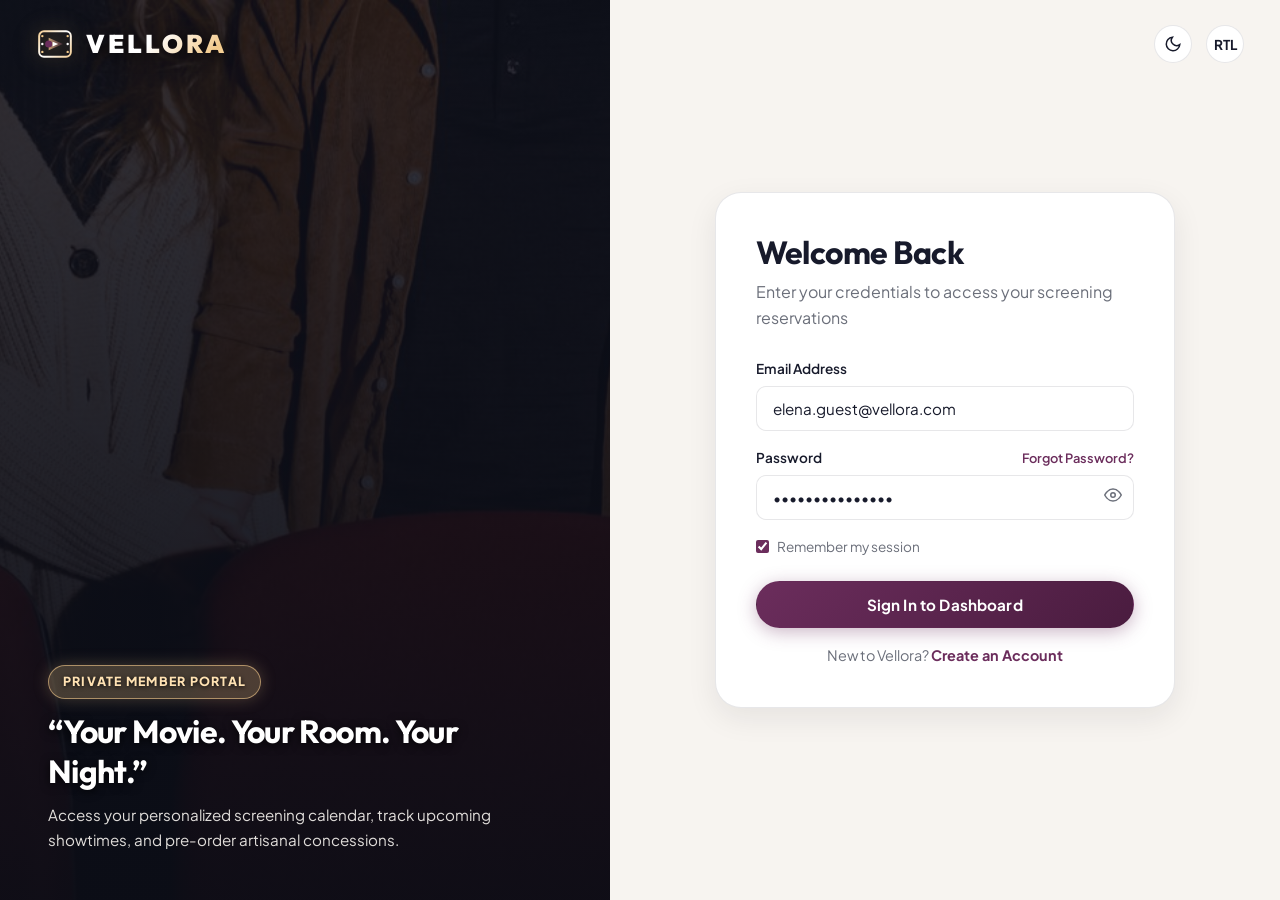
<file: login.html>
<!DOCTYPE html>
<html lang="en" data-theme="light" dir="ltr">
<head>
  <meta charset="UTF-8">
  <meta name="viewport" content="width=device-width, initial-scale=1.0">
  <title>Login — VELLORA Private Theaters</title>
  <meta name="description" content="Log in to manage your private cinema reservations, order gourmet concessions, and select movies.">
  <link rel="icon" type="image/svg+xml" href="assets/icons/logo.svg">
  
  <link rel="stylesheet" href="assets/css/style.css">
  <link rel="stylesheet" href="assets/css/responsive.css">
</head>
<body>
  <!-- ==================== CINEMATIC PAGE PRELOADER ==================== -->
  <div id="vellora-preloader" class="vellora-preloader" aria-hidden="true">
    <div class="preloader-backdrop"></div>
    <div class="preloader-content">
      <div class="preloader-logo-wrap">
        <svg class="preloader-film-reel" viewBox="0 0 100 100" fill="none">
          <circle cx="50" cy="50" r="44" stroke="rgba(242, 201, 138, 0.2)" stroke-width="2" stroke-dasharray="6 6"/>
          <circle cx="50" cy="50" r="38" stroke="url(#preloadRingGrad)" stroke-width="3" stroke-linecap="round"/>
          <defs>
            <linearGradient id="preloadRingGrad" x1="0" y1="0" x2="100" y2="100" gradientUnits="userSpaceOnUse">
              <stop offset="0%" stop-color="#F2C98A"/>
              <stop offset="50%" stop-color="#6B2D5C"/>
              <stop offset="100%" stop-color="#F2C98A"/>
            </linearGradient>
          </defs>
        </svg>
        <svg class="preloader-brand-icon" viewBox="0 0 48 48" fill="none">
          <rect x="4" y="8" width="40" height="32" rx="6" stroke="url(#preloadLogoGrad)" stroke-width="2.5" />
          <circle cx="8" cy="14" r="1.5" fill="#6B2D5C" />
          <circle cx="8" cy="24" r="1.5" fill="#F2C98A" />
          <circle cx="8" cy="34" r="1.5" fill="#5B315F" />
          <circle cx="40" cy="14" r="1.5" fill="#6B2D5C" />
          <circle cx="40" cy="24" r="1.5" fill="#F2C98A" />
          <circle cx="40" cy="34" r="1.5" fill="#5B315F" />
          <polygon points="16,16 34,24 16,32" fill="url(#preloadBeamGrad)" />
          <circle cx="16" cy="24" r="4.5" fill="#6B2D5C" />
          <polygon points="21,21 28,24 21,27" fill="#FFFFFF" />
          <defs>
            <linearGradient id="preloadLogoGrad" x1="4" y1="4" x2="44" y2="44" gradientUnits="userSpaceOnUse">
              <stop offset="0%" stop-color="#6B2D5C" />
              <stop offset="50%" stop-color="#5B315F" />
              <stop offset="100%" stop-color="#F2C98A" />
            </linearGradient>
            <linearGradient id="preloadBeamGrad" x1="14" y1="24" x2="40" y2="24" gradientUnits="userSpaceOnUse">
              <stop offset="0%" stop-color="#F2C98A" stop-opacity="0.85" />
              <stop offset="100%" stop-color="#6B2D5C" stop-opacity="0.15" />
            </linearGradient>
          </defs>
        </svg>
      </div>
      <div class="preloader-brand-title">VELLORA</div>
      <div class="preloader-status-text">
        <span class="preloader-status-dot"></span>
        CALIBRATING PRIVATE CINEMA
      </div>
      <div class="preloader-progress-track">
        <div class="preloader-progress-bar"></div>
      </div>
    </div>
  </div>

  <!-- Top Navigation Controls: Logo on left, Theme & RTL on right -->
  <header class="auth-top-bar">
    <a href="index.html" class="brand-wrapper" aria-label="VELLORA Home">
      <svg class="brand-logo-svg" viewBox="0 0 48 48" fill="none">
        <defs>
          <linearGradient id="authNavLogoGradL" x1="4" y1="4" x2="44" y2="44" gradientUnits="userSpaceOnUse">
            <stop offset="0%" stop-color="#F2C98A" />
            <stop offset="50%" stop-color="#FFFFFF" />
            <stop offset="100%" stop-color="#F2C98A" />
          </linearGradient>
          <linearGradient id="authNavBeamGradL" x1="14" y1="24" x2="40" y2="24" gradientUnits="userSpaceOnUse">
            <stop offset="0%" stop-color="#F2C98A" stop-opacity="0.9" />
            <stop offset="100%" stop-color="#6B2D5C" stop-opacity="0.2" />
          </linearGradient>
        </defs>
        <rect x="4" y="8" width="40" height="32" rx="6" stroke="url(#authNavLogoGradL)" stroke-width="2.5" />
        <circle cx="8" cy="14" r="1.5" fill="#F2C98A" />
        <circle cx="8" cy="24" r="1.5" fill="#FFFFFF" />
        <circle cx="8" cy="34" r="1.5" fill="#F2C98A" />
        <circle cx="40" cy="14" r="1.5" fill="#F2C98A" />
        <circle cx="40" cy="24" r="1.5" fill="#FFFFFF" />
        <circle cx="40" cy="34" r="1.5" fill="#F2C98A" />
        <polygon points="16,16 34,24 16,32" fill="url(#authNavBeamGradL)" />
        <circle cx="16" cy="24" r="4.5" fill="#6B2D5C" />
        <polygon points="21,21 28,24 21,27" fill="#FFFFFF" />
      </svg>
      <span class="brand-name-text">VELLORA</span>
    </a>
    <div class="nav-controls">
      <button class="control-toggle-btn theme-toggle-btn" aria-label="Toggle Theme" title="Toggle Light/Dark Theme">
        <svg width="18" height="18" viewBox="0 0 24 24" fill="none" stroke="currentColor" stroke-width="2"><path d="M21 12.79A9 9 0 1 1 11.21 3 7 7 0 0 0 21 12.79z"/></svg>
      </button>
      <button class="control-toggle-btn rtl-toggle-btn" aria-label="Toggle Direction" title="Toggle RTL/LTR">RTL</button>
    </div>
  </header>

  <div class="auth-split-wrapper">
    <!-- Left Pane: Immersive Cinema Visual -->
    <div class="auth-media-pane">
      <img src="assets/images/auth-login-bg.jpg" alt="Vellora Intimate Cinema Suite" class="auth-media-bg">
      <div class="auth-media-overlay"></div>

      <div class="auth-media-quote">
        <span class="eyebrow eyebrow-warm" style="margin-bottom: 12px; display: inline-flex;">Private Member Portal</span>
        <h3>&ldquo;Your Movie. Your Room. Your Night.&rdquo;</h3>
        <p style="color: rgba(247, 244, 240, 0.9); font-size: 0.95rem; line-height: 1.6;">Access your personalized screening calendar, track upcoming showtimes, and pre-order artisanal concessions.</p>
      </div>
    </div>

    <!-- Right Pane: Login Form -->
    <div class="auth-form-pane">
      <div class="auth-card">
        <div class="auth-header">
          <h2>Welcome Back</h2>
          <p>Enter your credentials to access your screening reservations</p>
        </div>

        <form onsubmit="event.preventDefault(); window.showVelloraToast('Login successful! Welcome to VELLORA.'); setTimeout(()=>location.href='dashboard.html', 800);">
          <div class="form-group">
            <label class="form-label">Email Address</label>
            <input type="email" class="form-control" required placeholder="name@domain.com" value="elena.guest@vellora.com">
          </div>

          <div class="form-group">
            <div style="display: flex; justify-content: space-between; align-items: center; margin-bottom: 6px;">
              <label class="form-label" style="margin-bottom: 0;">Password</label>
              <a href="#" onclick="event.preventDefault(); window.showVelloraToast('Password reset link sent to your email!');" style="font-size: 0.8rem; color: var(--color-accent); font-weight: 600;">Forgot Password?</a>
            </div>
            <div class="password-input-wrap">
              <input type="password" class="form-control" required placeholder="••••••••" value="CinemaNoir2026!">
              <button type="button" class="toggle-password-btn" aria-label="Toggle password visibility">
                <svg width="18" height="18" viewBox="0 0 24 24" fill="none" stroke="currentColor" stroke-width="2"><path d="M1 12s4-8 11-8 11 8 11 8-4 8-11 8-11-8-11-8z"/><circle cx="12" cy="12" r="3"/></svg>
              </button>
            </div>
          </div>

          <div style="display: flex; align-items: center; justify-content: space-between; margin-bottom: 24px;">
            <label style="display: flex; align-items: center; gap: 8px; font-size: 0.85rem; color: var(--color-muted); cursor: pointer;">
              <input type="checkbox" checked style="accent-color: var(--color-accent);"> Remember my session
            </label>
          </div>

          <button type="submit" class="btn btn-primary" style="width: 100%; margin-bottom: 16px;">Sign In to Dashboard</button>

          <p style="text-align: center; font-size: 0.9rem;">
            New to Vellora? <a href="register.html" style="color: var(--color-accent); font-weight: 700;">Create an Account</a>
          </p>
        </form>
      </div>
    </div>
  </div>

  <script src="assets/js/main.js"></script>
</body>
</html>
</file>
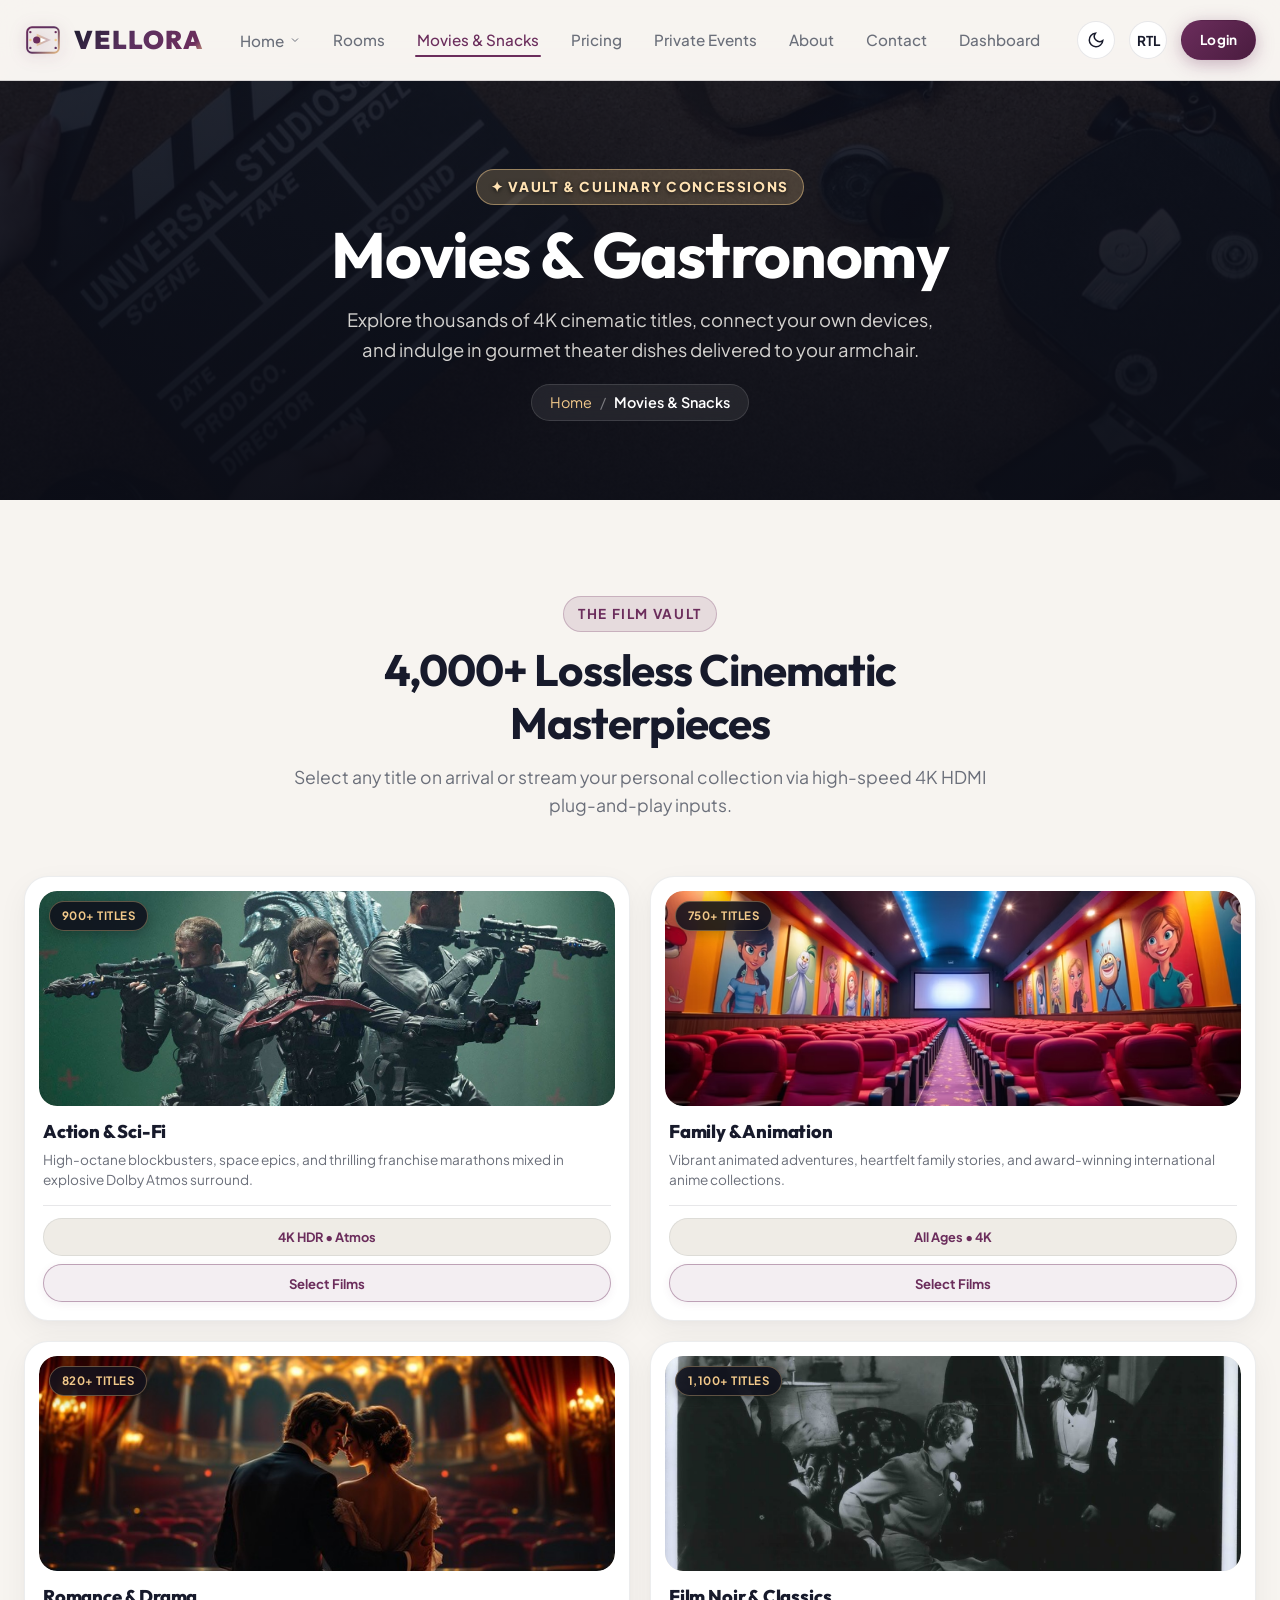
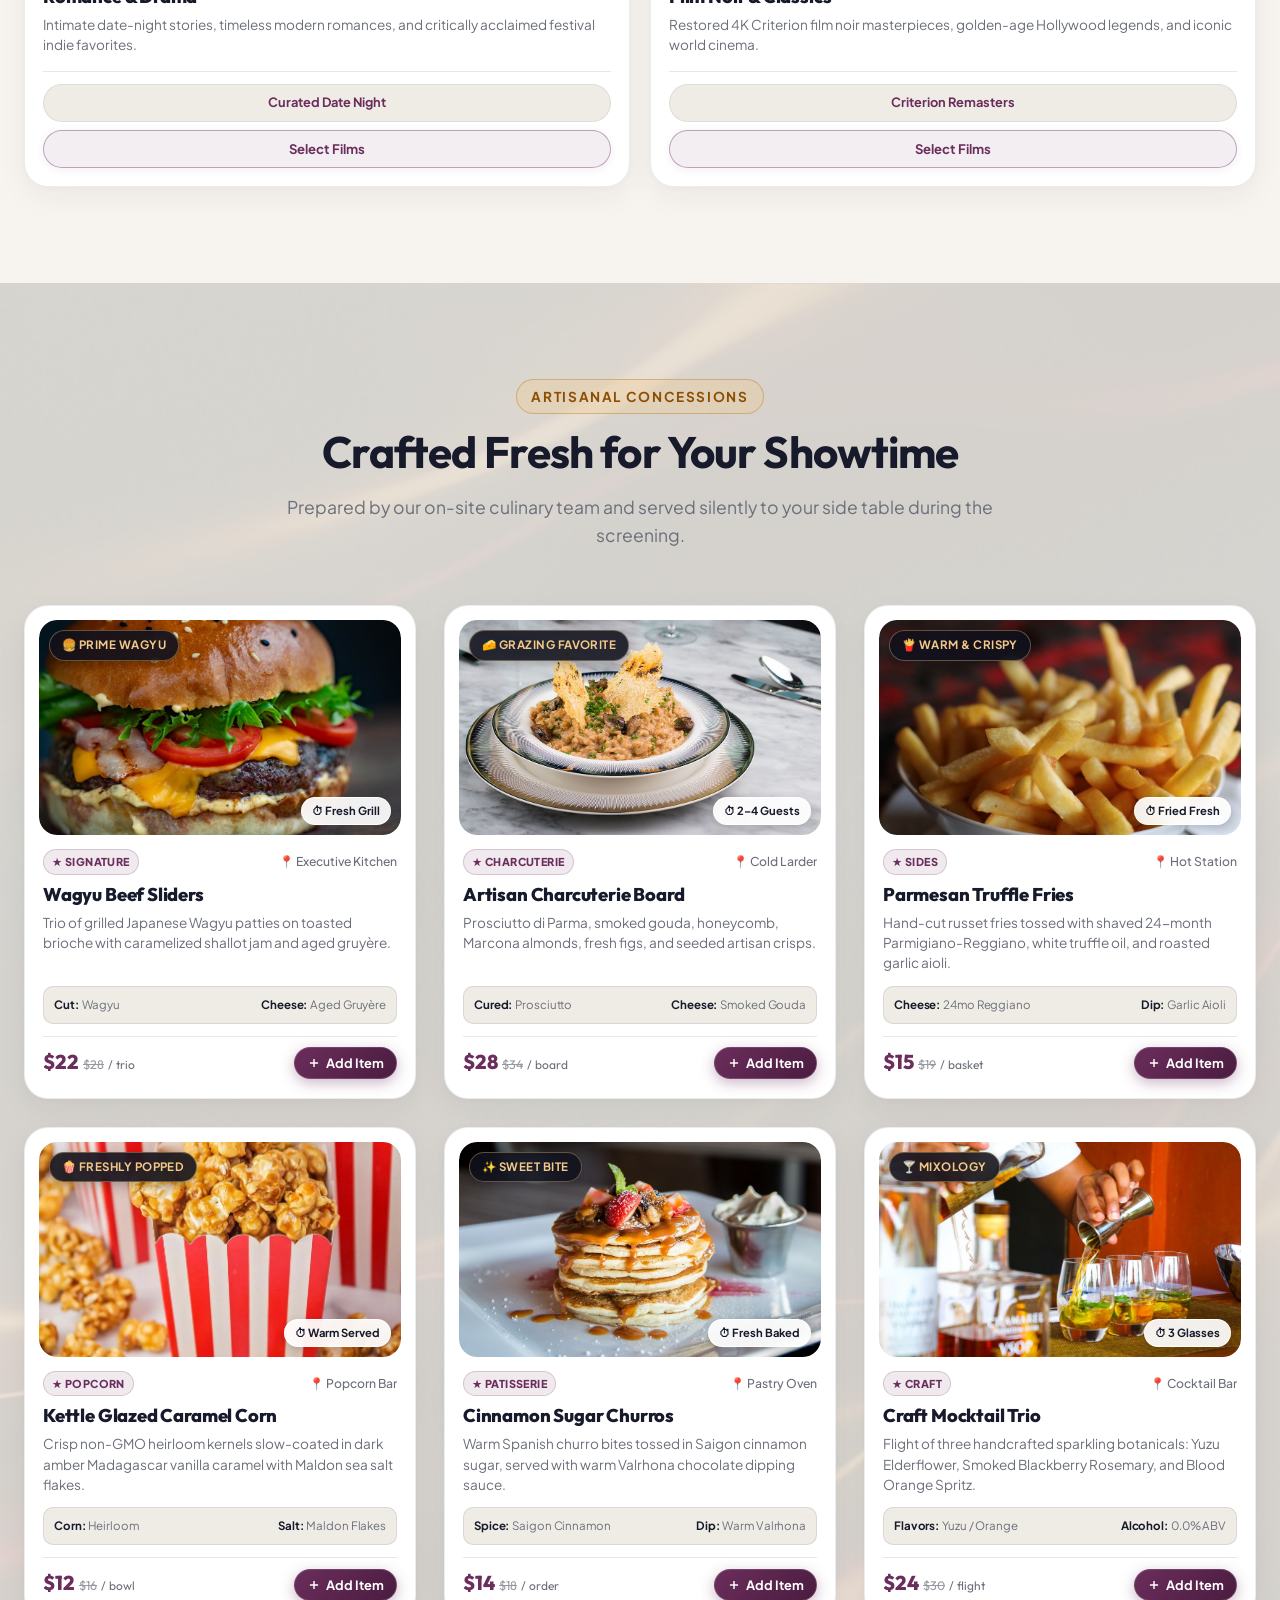
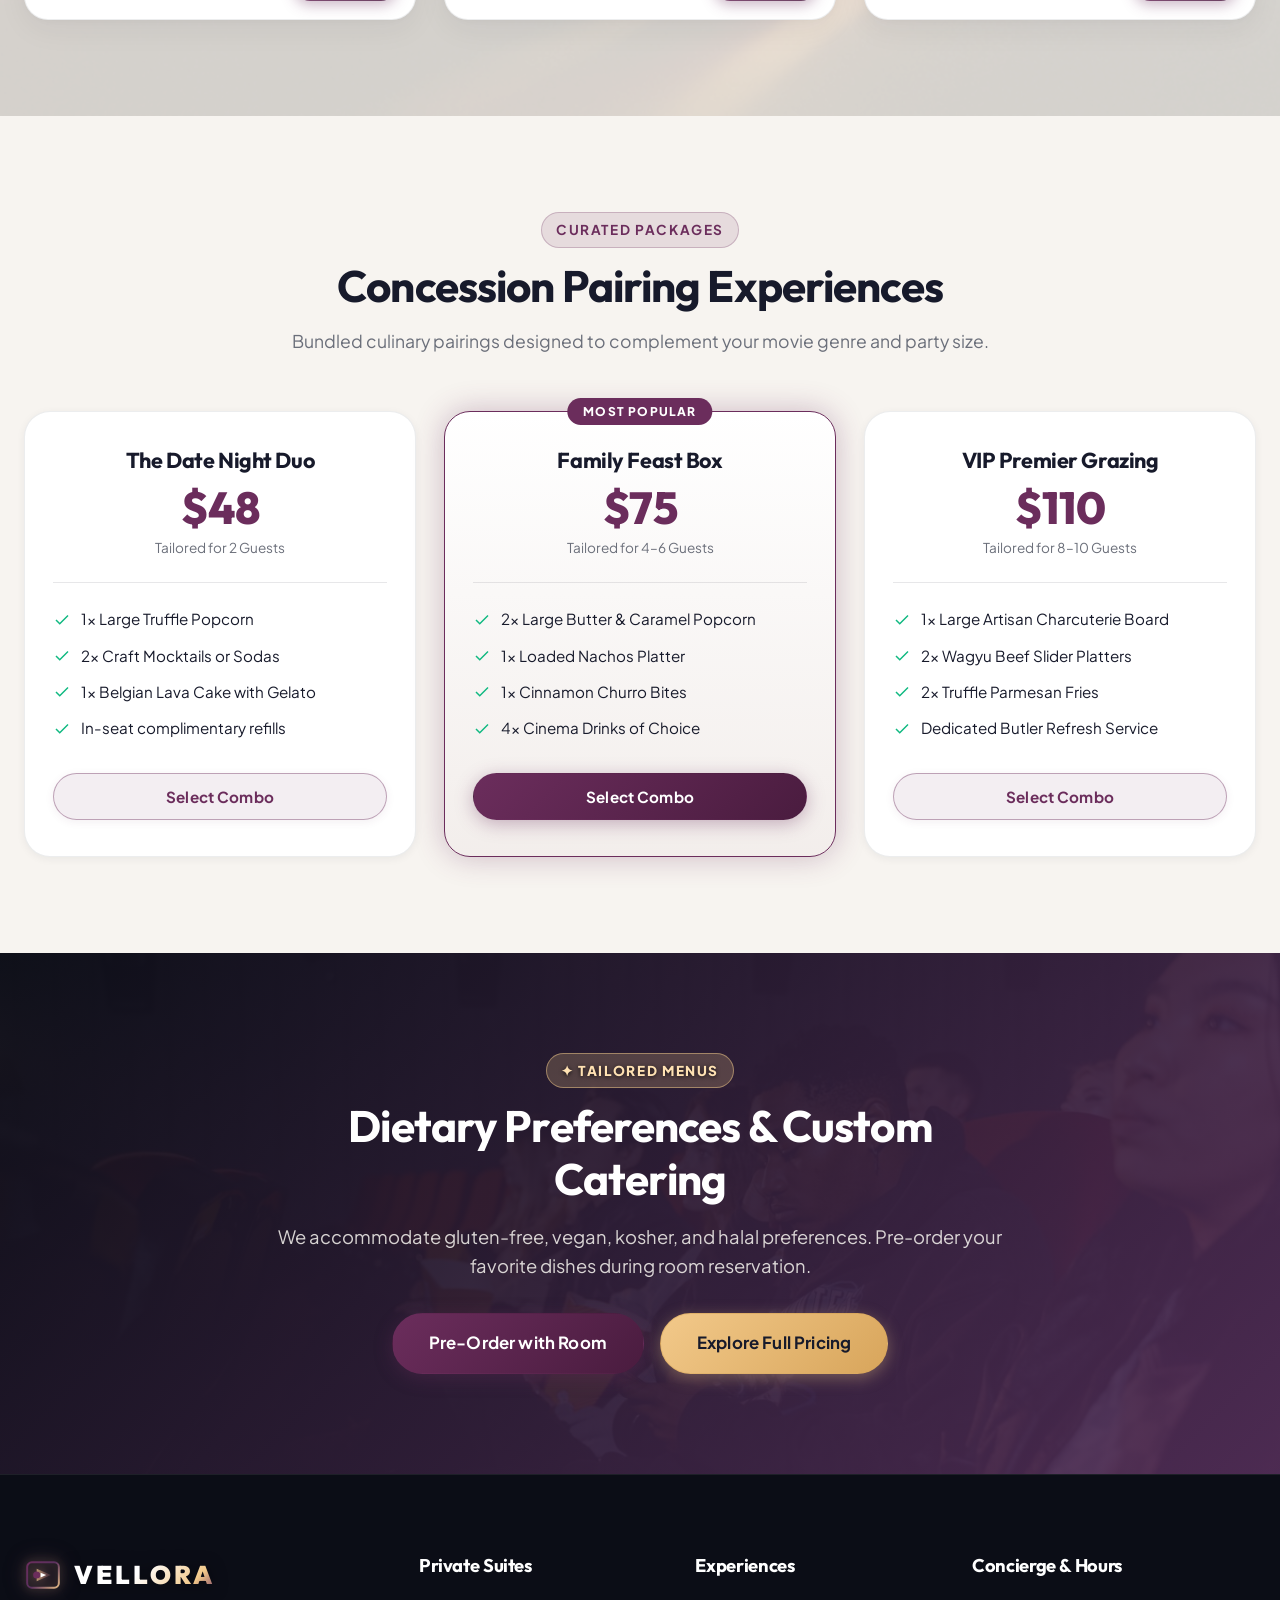
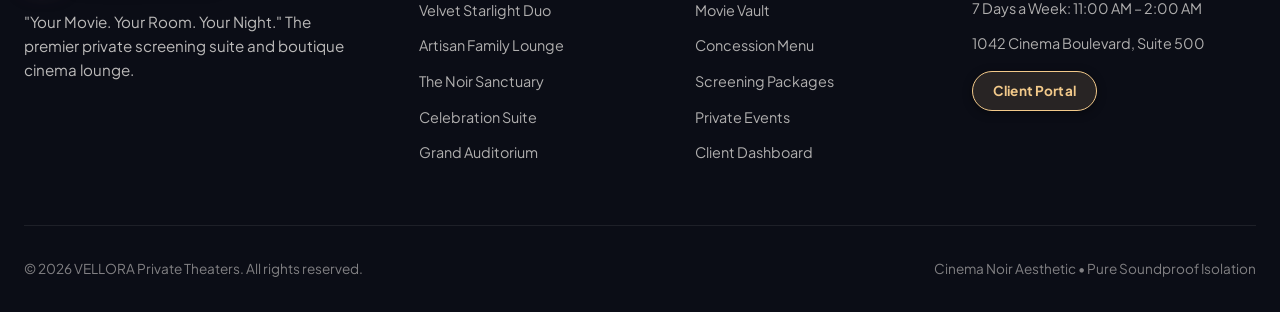
<file: movies-snacks.html>
<!DOCTYPE html>
<html lang="en" data-theme="light" dir="ltr">
<head>
  <meta charset="UTF-8">
  <meta name="viewport" content="width=device-width, initial-scale=1.0">
  <title>Movie Library &amp; Gourmet Snacks — VELLORA Private Theaters</title>
  <meta name="description" content="Browse our 4,000+ film library and artisanal cinema concessions. From truffle popcorn and wagyu sliders to craft mocktails, served directly to your seat.">
  <link rel="icon" type="image/svg+xml" href="assets/icons/logo.svg">
  
  <link rel="stylesheet" href="assets/css/style.css">
  <link rel="stylesheet" href="assets/css/responsive.css">
</head>
<body>
  <!-- ==================== CINEMATIC PAGE PRELOADER ==================== -->
  <div id="vellora-preloader" class="vellora-preloader" aria-hidden="true">
    <div class="preloader-backdrop"></div>
    <div class="preloader-content">
      <div class="preloader-logo-wrap">
        <svg class="preloader-film-reel" viewBox="0 0 100 100" fill="none">
          <circle cx="50" cy="50" r="44" stroke="rgba(242, 201, 138, 0.2)" stroke-width="2" stroke-dasharray="6 6"/>
          <circle cx="50" cy="50" r="38" stroke="url(#preloadRingGrad)" stroke-width="3" stroke-linecap="round"/>
          <defs>
            <linearGradient id="preloadRingGrad" x1="0" y1="0" x2="100" y2="100" gradientUnits="userSpaceOnUse">
              <stop offset="0%" stop-color="#F2C98A"/>
              <stop offset="50%" stop-color="#6B2D5C"/>
              <stop offset="100%" stop-color="#F2C98A"/>
            </linearGradient>
          </defs>
        </svg>
        <svg class="preloader-brand-icon" viewBox="0 0 48 48" fill="none">
          <rect x="4" y="8" width="40" height="32" rx="6" stroke="url(#preloadLogoGrad)" stroke-width="2.5" />
          <circle cx="8" cy="14" r="1.5" fill="#6B2D5C" />
          <circle cx="8" cy="24" r="1.5" fill="#F2C98A" />
          <circle cx="8" cy="34" r="1.5" fill="#5B315F" />
          <circle cx="40" cy="14" r="1.5" fill="#6B2D5C" />
          <circle cx="40" cy="24" r="1.5" fill="#F2C98A" />
          <circle cx="40" cy="34" r="1.5" fill="#5B315F" />
          <polygon points="16,16 34,24 16,32" fill="url(#preloadBeamGrad)" />
          <circle cx="16" cy="24" r="4.5" fill="#6B2D5C" />
          <polygon points="21,21 28,24 21,27" fill="#FFFFFF" />
          <defs>
            <linearGradient id="preloadLogoGrad" x1="4" y1="4" x2="44" y2="44" gradientUnits="userSpaceOnUse">
              <stop offset="0%" stop-color="#6B2D5C" />
              <stop offset="50%" stop-color="#5B315F" />
              <stop offset="100%" stop-color="#F2C98A" />
            </linearGradient>
            <linearGradient id="preloadBeamGrad" x1="14" y1="24" x2="40" y2="24" gradientUnits="userSpaceOnUse">
              <stop offset="0%" stop-color="#F2C98A" stop-opacity="0.85" />
              <stop offset="100%" stop-color="#6B2D5C" stop-opacity="0.15" />
            </linearGradient>
          </defs>
        </svg>
      </div>
      <div class="preloader-brand-title">VELLORA</div>
      <div class="preloader-status-text">
        <span class="preloader-status-dot"></span>
        CALIBRATING PRIVATE CINEMA
      </div>
      <div class="preloader-progress-track">
        <div class="preloader-progress-bar"></div>
      </div>
    </div>
  </div>

  <!-- ==================== SITE NAVBAR ==================== -->
  <header class="site-header">
    <div class="container nav-container">
      <a href="index.html" class="brand-wrapper" aria-label="VELLORA Home">
        <svg class="brand-logo-svg" viewBox="0 0 48 48" fill="none">
          <defs>
            <linearGradient id="navLogoGradM" x1="4" y1="4" x2="44" y2="44" gradientUnits="userSpaceOnUse">
              <stop offset="0%" stop-color="#6B2D5C" />
              <stop offset="50%" stop-color="#5B315F" />
              <stop offset="100%" stop-color="#F2C98A" />
            </linearGradient>
            <linearGradient id="navBeamGradM" x1="14" y1="24" x2="40" y2="24" gradientUnits="userSpaceOnUse">
              <stop offset="0%" stop-color="#F2C98A" stop-opacity="0.8" />
              <stop offset="100%" stop-color="#6B2D5C" stop-opacity="0.1" />
            </linearGradient>
          </defs>
          <rect x="4" y="8" width="40" height="32" rx="6" stroke="url(#navLogoGradM)" stroke-width="2.5" />
          <circle cx="8" cy="14" r="1.5" fill="#6B2D5C" />
          <circle cx="8" cy="24" r="1.5" fill="#F2C98A" />
          <circle cx="8" cy="34" r="1.5" fill="#5B315F" />
          <circle cx="40" cy="14" r="1.5" fill="#6B2D5C" />
          <circle cx="40" cy="24" r="1.5" fill="#F2C98A" />
          <circle cx="40" cy="34" r="1.5" fill="#5B315F" />
          <polygon points="16,16 34,24 16,32" fill="url(#navBeamGradM)" />
          <circle cx="16" cy="24" r="4.5" fill="#6B2D5C" />
          <polygon points="21,21 28,24 21,27" fill="#FFFFFF" />
        </svg>
        <span class="brand-name-text">VELLORA</span>
      </a>

      <ul class="nav-links">
        <li class="nav-dropdown">
          <button class="nav-link dropdown-toggle" aria-haspopup="true" aria-expanded="false">
            Home
            <svg width="12" height="12" viewBox="0 0 24 24" fill="none" stroke="currentColor" stroke-width="2"><polyline points="6 9 12 15 18 9"/></svg>
          </button>
          <ul class="dropdown-menu">
            <li><a href="index.html">Home 1 (Classic Luxe)</a></li>
            <li><a href="home-2.html">Home 2 (Cinema Pods)</a></li>
          </ul>
        </li>
        <li><a href="rooms.html" class="nav-link">Rooms</a></li>
        <li><a href="movies-snacks.html" class="nav-link active">Movies &amp; Snacks</a></li>
        <li><a href="pricing.html" class="nav-link">Pricing</a></li>
        <li><a href="parties.html" class="nav-link">Private Events</a></li>
        <li><a href="about.html" class="nav-link">About</a></li>
        <li><a href="contact.html" class="nav-link">Contact</a></li>
        <li><a href="dashboard.html" class="nav-link">Dashboard</a></li>
      </ul>

      <div class="nav-controls">
        <button class="control-toggle-btn theme-toggle-btn" aria-label="Toggle Theme">
          <svg width="18" height="18" viewBox="0 0 24 24" fill="none" stroke="currentColor" stroke-width="2"><circle cx="12" cy="12" r="5"/><path d="M12 1v2M12 21v2M4.22 4.22l1.42 1.42M18.36 18.36l1.42 1.42M1 12h2M21 12h2M4.22 19.78l1.42-1.42M18.36 5.64l1.42-1.42"/></svg>
        </button>
        <button class="control-toggle-btn rtl-toggle-btn" aria-label="Toggle Direction">RTL</button>
        <a href="login.html" class="btn btn-primary btn-sm desktop-login-btn">Login</a>
        <button class="hamburger-btn" aria-label="Open Navigation Menu">
          <span></span><span></span><span></span>
        </button>
      </div>
    </div>
  </header>

  <!-- Mobile Drawer -->
  <div class="mobile-nav-drawer">
    <ul class="mobile-nav-links">
      <li class="nav-dropdown">
        <button class="nav-link dropdown-toggle">
          Home Concepts
          <svg width="14" height="14" viewBox="0 0 24 24" fill="none" stroke="currentColor" stroke-width="2"><polyline points="6 9 12 15 18 9"/></svg>
        </button>
        <ul class="dropdown-menu">
          <li><a href="index.html">Home 1 (Classic Luxe)</a></li>
          <li><a href="home-2.html">Home 2 (Cinema Pods)</a></li>
        </ul>
      </li>
      <li><a href="rooms.html" class="nav-link">Rooms</a></li>
      <li><a href="movies-snacks.html" class="nav-link active">Movies &amp; Snacks</a></li>
      <li><a href="pricing.html" class="nav-link">Pricing</a></li>
      <li><a href="parties.html" class="nav-link">Private Events</a></li>
      <li><a href="about.html" class="nav-link">About</a></li>
      <li><a href="contact.html" class="nav-link">Contact</a></li>
      <li><a href="dashboard.html" class="nav-link">Dashboard</a></li>
    </ul>
    <div style="margin-top: auto; display: flex; flex-direction: column; gap: 12px;">
      <a href="login.html" class="btn btn-primary">Login</a>
      <a href="register.html" class="btn btn-secondary">Create Account</a>
    </div>
  </div>

  <main>
    <!-- =======================================================
         SECTION 1: INNER PAGE HERO (EXACT STANDARDIZED HEIGHT)
         ======================================================= -->
    <section class="inner-page-hero">
      <img src="assets/images/hero-movies-snacks.jpg" alt="Vellora Cinema Concession Stand and Film Vault" class="inner-hero-bg">
      <div class="inner-hero-overlay"></div>
      <div class="container inner-hero-content">
        <span class="eyebrow eyebrow-warm">✦ Vault &amp; Culinary Concessions</span>
        <h1>Movies &amp; Gastronomy</h1>
        <p>Explore thousands of 4K cinematic titles, connect your own devices, and indulge in gourmet theater dishes delivered to your armchair.</p>
        <ul class="breadcrumb-list">
          <li><a href="index.html">Home</a></li>
          <li><span>/</span></li>
          <li class="current">Movies &amp; Snacks</li>
        </ul>
      </div>
    </section>

    <!-- =======================================================
         SECTION 2: MOVIE VAULT & GENRE CATEGORIES
         ======================================================= -->
    <section class="section-spacing">
      <div class="container">
        <div class="section-header">
          <span class="eyebrow">The Film Vault</span>
          <h2>4,000+ Lossless Cinematic Masterpieces</h2>
          <p class="section-desc">Select any title on arrival or stream your personal collection via high-speed 4K HDMI plug-and-play inputs.</p>
        </div>

        <div class="grid-4">
          <!-- Genre 1 -->
          <div class="cinema-card">
            <div class="card-media">
              <img src="assets/images/movie-action-genre.jpg" alt="Action and Sci-Fi Genre Cinema">
              <span class="card-badge">900+ Titles</span>
            </div>
            <div class="card-body">
              <h3 class="card-title">Action &amp; Sci-Fi</h3>
              <p class="card-desc">High-octane blockbusters, space epics, and thrilling franchise marathons mixed in explosive Dolby Atmos surround.</p>
              <div class="card-footer genre-card-footer">
                <span class="spec-item genre-spec-badge">4K HDR &bull; Atmos</span>
                <a href="dashboard.html" class="btn btn-outline btn-sm">Select Films</a>
              </div>
            </div>
          </div>

          <!-- Genre 2 -->
          <div class="cinema-card">
            <div class="card-media">
              <img src="assets/images/movie-animation-genre.jpg" alt="Animation and Family Genre Cinema">
              <span class="card-badge">750+ Titles</span>
            </div>
            <div class="card-body">
              <h3 class="card-title">Family &amp; Animation</h3>
              <p class="card-desc">Vibrant animated adventures, heartfelt family stories, and award-winning international anime collections.</p>
              <div class="card-footer genre-card-footer">
                <span class="spec-item genre-spec-badge">All Ages &bull; 4K</span>
                <a href="dashboard.html" class="btn btn-outline btn-sm">Select Films</a>
              </div>
            </div>
          </div>

          <!-- Genre 3 -->
          <div class="cinema-card">
            <div class="card-media">
              <img src="assets/images/movie-romance-genre.jpg" alt="Romance and Drama Genre Cinema">
              <span class="card-badge">820+ Titles</span>
            </div>
            <div class="card-body">
              <h3 class="card-title">Romance &amp; Drama</h3>
              <p class="card-desc">Intimate date-night stories, timeless modern romances, and critically acclaimed festival indie favorites.</p>
              <div class="card-footer genre-card-footer">
                <span class="spec-item genre-spec-badge">Curated Date Night</span>
                <a href="dashboard.html" class="btn btn-outline btn-sm">Select Films</a>
              </div>
            </div>
          </div>

          <!-- Genre 4 -->
          <div class="cinema-card">
            <div class="card-media">
              <img src="assets/images/movie-classic-genre.jpg" alt="Film Noir and Classic Cinema">
              <span class="card-badge">1,100+ Titles</span>
            </div>
            <div class="card-body">
              <h3 class="card-title">Film Noir &amp; Classics</h3>
              <p class="card-desc">Restored 4K Criterion film noir masterpieces, golden-age Hollywood legends, and iconic world cinema.</p>
              <div class="card-footer genre-card-footer">
                <span class="spec-item genre-spec-badge">Criterion Remasters</span>
                <a href="dashboard.html" class="btn btn-outline btn-sm">Select Films</a>
              </div>
            </div>
          </div>
        </div>
      </div>
    </section>

    <!-- =======================================================
         SECTION 3: GOURMET CONCESSION MENU
         ======================================================= -->
    <section class="section-spacing section-ambient-luxe">
      <div class="container">
        <div class="section-header">
          <span class="eyebrow eyebrow-warm">Artisanal Concessions</span>
          <h2>Crafted Fresh for Your Showtime</h2>
          <p class="section-desc">Prepared by our on-site culinary team and served silently to your side table during the screening.</p>
        </div>

        <div class="grid-3">
          <!-- Concession 1 -->
          <div class="cinema-card">
            <div class="card-media">
              <img src="assets/images/snack-sliders.jpg" alt="Wagyu Cinema Sliders with Rosemary Fries">
              <span class="card-badge">🍔 Prime Wagyu</span>
              <span class="card-badge-bottom">⏱ Fresh Grill</span>
            </div>
            <div class="card-body">
              <div class="card-meta-row">
                <span class="card-meta-pill">★ SIGNATURE</span>
                <span class="card-location">📍 Executive Kitchen</span>
              </div>
              <h3 class="card-title">Wagyu Beef Sliders</h3>
              <p class="card-desc">Trio of grilled Japanese Wagyu patties on toasted brioche with caramelized shallot jam and aged gruyère.</p>
              <div class="card-spec-box">
                <span><strong>Cut:</strong> Wagyu</span>
                <span><strong>Cheese:</strong> Aged Gruyère</span>
              </div>
              <div class="card-footer">
                <div class="price-tag">
                  <span class="amount">$22</span>
                  <span class="old-price">$28</span>
                  <span class="period">/ trio</span>
                </div>
                <button class="btn-card-action btn-card-action-alt" onclick="window.showVelloraToast('Added Wagyu Sliders to your reservation order!')">
                  <svg width="14" height="14" viewBox="0 0 24 24" fill="none" stroke="currentColor" stroke-width="2.5"><line x1="12" y1="5" x2="12" y2="19"/><line x1="5" y1="12" x2="19" y2="12"/></svg>
                  Add Item
                </button>
              </div>
            </div>
          </div>

          <!-- Concession 2 -->
          <div class="cinema-card">
            <div class="card-media">
              <img src="assets/images/snack-platters.jpg" alt="Gourmet Artisanal Charcuterie Board">
              <span class="card-badge">🧀 Grazing Favorite</span>
              <span class="card-badge-bottom">⏱ 2–4 Guests</span>
            </div>
            <div class="card-body">
              <div class="card-meta-row">
                <span class="card-meta-pill">★ CHARCUTERIE</span>
                <span class="card-location">📍 Cold Larder</span>
              </div>
              <h3 class="card-title">Artisan Charcuterie Board</h3>
              <p class="card-desc">Prosciutto di Parma, smoked gouda, honeycomb, Marcona almonds, fresh figs, and seeded artisan crisps.</p>
              <div class="card-spec-box">
                <span><strong>Cured:</strong> Prosciutto</span>
                <span><strong>Cheese:</strong> Smoked Gouda</span>
              </div>
              <div class="card-footer">
                <div class="price-tag">
                  <span class="amount">$28</span>
                  <span class="old-price">$34</span>
                  <span class="period">/ board</span>
                </div>
                <button class="btn-card-action btn-card-action-alt" onclick="window.showVelloraToast('Added Charcuterie Board to your reservation order!')">
                  <svg width="14" height="14" viewBox="0 0 24 24" fill="none" stroke="currentColor" stroke-width="2.5"><line x1="12" y1="5" x2="12" y2="19"/><line x1="5" y1="12" x2="19" y2="12"/></svg>
                  Add Item
                </button>
              </div>
            </div>
          </div>

          <!-- Concession 3 -->
          <div class="cinema-card">
            <div class="card-media">
              <img src="assets/images/snack-crispy-fries-truffle.jpg" alt="Parmesan Truffle Crispy Fries">
              <span class="card-badge">🍟 Warm &amp; Crispy</span>
              <span class="card-badge-bottom">⏱ Fried Fresh</span>
            </div>
            <div class="card-body">
              <div class="card-meta-row">
                <span class="card-meta-pill">★ SIDES</span>
                <span class="card-location">📍 Hot Station</span>
              </div>
              <h3 class="card-title">Parmesan Truffle Fries</h3>
              <p class="card-desc">Hand-cut russet fries tossed with shaved 24-month Parmigiano-Reggiano, white truffle oil, and roasted garlic aioli.</p>
              <div class="card-spec-box">
                <span><strong>Cheese:</strong> 24mo Reggiano</span>
                <span><strong>Dip:</strong> Garlic Aioli</span>
              </div>
              <div class="card-footer">
                <div class="price-tag">
                  <span class="amount">$15</span>
                  <span class="old-price">$19</span>
                  <span class="period">/ basket</span>
                </div>
                <button class="btn-card-action btn-card-action-alt" onclick="window.showVelloraToast('Added Truffle Fries to your reservation order!')">
                  <svg width="14" height="14" viewBox="0 0 24 24" fill="none" stroke="currentColor" stroke-width="2.5"><line x1="12" y1="5" x2="12" y2="19"/><line x1="5" y1="12" x2="19" y2="12"/></svg>
                  Add Item
                </button>
              </div>
            </div>
          </div>

          <!-- Concession 4 -->
          <div class="cinema-card">
            <div class="card-media">
              <img src="assets/images/snack-caramel-popcorn-pro.jpg" alt="Kettle Glazed Sea Salt Caramel Corn">
              <span class="card-badge">🍿 Freshly Popped</span>
              <span class="card-badge-bottom">⏱ Warm Served</span>
            </div>
            <div class="card-body">
              <div class="card-meta-row">
                <span class="card-meta-pill">★ POPCORN</span>
                <span class="card-location">📍 Popcorn Bar</span>
              </div>
              <h3 class="card-title">Kettle Glazed Caramel Corn</h3>
              <p class="card-desc">Crisp non-GMO heirloom kernels slow-coated in dark amber Madagascar vanilla caramel with Maldon sea salt flakes.</p>
              <div class="card-spec-box">
                <span><strong>Corn:</strong> Heirloom</span>
                <span><strong>Salt:</strong> Maldon Flakes</span>
              </div>
              <div class="card-footer">
                <div class="price-tag">
                  <span class="amount">$12</span>
                  <span class="old-price">$16</span>
                  <span class="period">/ bowl</span>
                </div>
                <button class="btn-card-action btn-card-action-alt" onclick="window.showVelloraToast('Added Caramel Corn to your reservation order!')">
                  <svg width="14" height="14" viewBox="0 0 24 24" fill="none" stroke="currentColor" stroke-width="2.5"><line x1="12" y1="5" x2="12" y2="19"/><line x1="5" y1="12" x2="19" y2="12"/></svg>
                  Add Item
                </button>
              </div>
            </div>
          </div>

          <!-- Concession 5 -->
          <div class="cinema-card">
            <div class="card-media">
              <img src="assets/images/snack-churro-bites.jpg" alt="Warm Cinnamon Churro Bites">
              <span class="card-badge">✨ Sweet Bite</span>
              <span class="card-badge-bottom">⏱ Fresh Baked</span>
            </div>
            <div class="card-body">
              <div class="card-meta-row">
                <span class="card-meta-pill">★ PATISSERIE</span>
                <span class="card-location">📍 Pastry Oven</span>
              </div>
              <h3 class="card-title">Cinnamon Sugar Churros</h3>
              <p class="card-desc">Warm Spanish churro bites tossed in Saigon cinnamon sugar, served with warm Valrhona chocolate dipping sauce.</p>
              <div class="card-spec-box">
                <span><strong>Spice:</strong> Saigon Cinnamon</span>
                <span><strong>Dip:</strong> Warm Valrhona</span>
              </div>
              <div class="card-footer">
                <div class="price-tag">
                  <span class="amount">$14</span>
                  <span class="old-price">$18</span>
                  <span class="period">/ order</span>
                </div>
                <button class="btn-card-action btn-card-action-alt" onclick="window.showVelloraToast('Added Churros to your reservation order!')">
                  <svg width="14" height="14" viewBox="0 0 24 24" fill="none" stroke="currentColor" stroke-width="2.5"><line x1="12" y1="5" x2="12" y2="19"/><line x1="5" y1="12" x2="19" y2="12"/></svg>
                  Add Item
                </button>
              </div>
            </div>
          </div>

          <!-- Concession 6 -->
          <div class="cinema-card">
            <div class="card-media">
              <img src="assets/images/snack-mocktail-flight.jpg" alt="Mixology Craft Mocktail Tasting Flight">
              <span class="card-badge">🍸 Mixology</span>
              <span class="card-badge-bottom">⏱ 3 Glasses</span>
            </div>
            <div class="card-body">
              <div class="card-meta-row">
                <span class="card-meta-pill">★ CRAFT</span>
                <span class="card-location">📍 Cocktail Bar</span>
              </div>
              <h3 class="card-title">Craft Mocktail Trio</h3>
              <p class="card-desc">Flight of three handcrafted sparkling botanicals: Yuzu Elderflower, Smoked Blackberry Rosemary, and Blood Orange Spritz.</p>
              <div class="card-spec-box">
                <span><strong>Flavors:</strong> Yuzu / Orange</span>
                <span><strong>Alcohol:</strong> 0.0% ABV</span>
              </div>
              <div class="card-footer">
                <div class="price-tag">
                  <span class="amount">$24</span>
                  <span class="old-price">$30</span>
                  <span class="period">/ flight</span>
                </div>
                <button class="btn-card-action btn-card-action-alt" onclick="window.showVelloraToast('Added Mocktail Trio to your reservation order!')">
                  <svg width="14" height="14" viewBox="0 0 24 24" fill="none" stroke="currentColor" stroke-width="2.5"><line x1="12" y1="5" x2="12" y2="19"/><line x1="5" y1="12" x2="19" y2="12"/></svg>
                  Add Item
                </button>
              </div>
            </div>
          </div>
        </div>
      </div>
    </section>

    <!-- =======================================================
         SECTION 4: CINEMA PAIRING COMBOS & PACKAGES
         ======================================================= -->
    <section class="section-spacing">
      <div class="container">
        <div class="section-header">
          <span class="eyebrow">Curated Packages</span>
          <h2>Concession Pairing Experiences</h2>
          <p class="section-desc">Bundled culinary pairings designed to complement your movie genre and party size.</p>
        </div>

        <div class="grid-3">
          <div class="pricing-card">
            <div class="pricing-header">
              <h3 class="pricing-tier-name">The Date Night Duo</h3>
              <div class="pricing-price">$48</div>
              <p style="color: var(--color-muted); font-size: 0.85rem;">Tailored for 2 Guests</p>
            </div>
            <ul class="pricing-features">
              <li class="pricing-feature-item"><svg viewBox="0 0 24 24" fill="none" stroke="currentColor" stroke-width="2"><polyline points="20 6 9 17 4 12"/></svg> 1x Large Truffle Popcorn</li>
              <li class="pricing-feature-item"><svg viewBox="0 0 24 24" fill="none" stroke="currentColor" stroke-width="2"><polyline points="20 6 9 17 4 12"/></svg> 2x Craft Mocktails or Sodas</li>
              <li class="pricing-feature-item"><svg viewBox="0 0 24 24" fill="none" stroke="currentColor" stroke-width="2"><polyline points="20 6 9 17 4 12"/></svg> 1x Belgian Lava Cake with Gelato</li>
              <li class="pricing-feature-item"><svg viewBox="0 0 24 24" fill="none" stroke="currentColor" stroke-width="2"><polyline points="20 6 9 17 4 12"/></svg> In-seat complimentary refills</li>
            </ul>
            <button class="btn btn-outline" onclick="window.showVelloraToast('Date Night Duo added to booking bundle!')">Select Combo</button>
          </div>

          <div class="pricing-card featured">
            <span class="featured-ribbon">Most Popular</span>
            <div class="pricing-header">
              <h3 class="pricing-tier-name">Family Feast Box</h3>
              <div class="pricing-price">$75</div>
              <p style="color: var(--color-muted); font-size: 0.85rem;">Tailored for 4–6 Guests</p>
            </div>
            <ul class="pricing-features">
              <li class="pricing-feature-item"><svg viewBox="0 0 24 24" fill="none" stroke="currentColor" stroke-width="2"><polyline points="20 6 9 17 4 12"/></svg> 2x Large Butter &amp; Caramel Popcorn</li>
              <li class="pricing-feature-item"><svg viewBox="0 0 24 24" fill="none" stroke="currentColor" stroke-width="2"><polyline points="20 6 9 17 4 12"/></svg> 1x Loaded Nachos Platter</li>
              <li class="pricing-feature-item"><svg viewBox="0 0 24 24" fill="none" stroke="currentColor" stroke-width="2"><polyline points="20 6 9 17 4 12"/></svg> 1x Cinnamon Churro Bites</li>
              <li class="pricing-feature-item"><svg viewBox="0 0 24 24" fill="none" stroke="currentColor" stroke-width="2"><polyline points="20 6 9 17 4 12"/></svg> 4x Cinema Drinks of Choice</li>
            </ul>
            <button class="btn btn-primary" onclick="window.showVelloraToast('Family Feast Box added to booking bundle!')">Select Combo</button>
          </div>

          <div class="pricing-card">
            <div class="pricing-header">
              <h3 class="pricing-tier-name">VIP Premier Grazing</h3>
              <div class="pricing-price">$110</div>
              <p style="color: var(--color-muted); font-size: 0.85rem;">Tailored for 8–10 Guests</p>
            </div>
            <ul class="pricing-features">
              <li class="pricing-feature-item"><svg viewBox="0 0 24 24" fill="none" stroke="currentColor" stroke-width="2"><polyline points="20 6 9 17 4 12"/></svg> 1x Large Artisan Charcuterie Board</li>
              <li class="pricing-feature-item"><svg viewBox="0 0 24 24" fill="none" stroke="currentColor" stroke-width="2"><polyline points="20 6 9 17 4 12"/></svg> 2x Wagyu Beef Slider Platters</li>
              <li class="pricing-feature-item"><svg viewBox="0 0 24 24" fill="none" stroke="currentColor" stroke-width="2"><polyline points="20 6 9 17 4 12"/></svg> 2x Truffle Parmesan Fries</li>
              <li class="pricing-feature-item"><svg viewBox="0 0 24 24" fill="none" stroke="currentColor" stroke-width="2"><polyline points="20 6 9 17 4 12"/></svg> Dedicated Butler Refresh Service</li>
            </ul>
            <button class="btn btn-outline" onclick="window.showVelloraToast('VIP Premier Grazing added to booking bundle!')">Select Combo</button>
          </div>
        </div>
      </div>
    </section>

    <!-- =======================================================
         SECTION 5: DIETARY & CUSTOM CATERING CTA
         ======================================================= -->
    <section class="fullwidth-cta-section">
      <img src="assets/images/cta-snacks-concessions.jpg" alt="Vellora Cinema Concession Dining" class="cta-bg">
      <div class="cta-overlay"></div>
      
      <div class="container">
        <div class="cta-content">
          <span class="eyebrow eyebrow-warm">✦ Tailored Menus</span>
          <h2>Dietary Preferences &amp; Custom Catering</h2>
          <p>We accommodate gluten-free, vegan, kosher, and halal preferences. Pre-order your favorite dishes during room reservation.</p>
          <div class="cta-buttons">
            <a href="dashboard.html" class="btn btn-primary btn-lg">Pre-Order with Room</a>
            <a href="pricing.html" class="btn btn-secondary btn-lg">Explore Full Pricing</a>
          </div>
        </div>
      </div>
    </section>
  </main>

  <!-- ==================== FOOTER ==================== -->
  <footer class="site-footer">
    <div class="container">
      <div class="footer-grid">
        <div class="footer-brand">
          <a href="index.html" class="brand-wrapper" style="color: #FFFFFF;">
            <svg class="brand-logo-svg" viewBox="0 0 48 48" fill="none">
              <rect x="4" y="8" width="40" height="32" rx="6" stroke="url(#navLogoGradM)" stroke-width="2.5" />
              <polygon points="16,16 34,24 16,32" fill="url(#navBeamGradM)" />
              <circle cx="16" cy="24" r="4.5" fill="#6B2D5C" />
              <polygon points="21,21 28,24 21,27" fill="#FFFFFF" />
            </svg>
            <span class="brand-name-text">VELLORA</span>
          </a>
          <p>"Your Movie. Your Room. Your Night." The premier private screening suite and boutique cinema lounge.</p>
        </div>

        <div class="footer-col">
          <h4>Private Suites</h4>
          <ul class="footer-links">
            <li><a href="rooms.html">Velvet Starlight Duo</a></li>
            <li><a href="rooms.html">Artisan Family Lounge</a></li>
            <li><a href="rooms.html">The Noir Sanctuary</a></li>
            <li><a href="rooms.html">Celebration Suite</a></li>
            <li><a href="rooms.html">Grand Auditorium</a></li>
          </ul>
        </div>

        <div class="footer-col">
          <h4>Experiences</h4>
          <ul class="footer-links">
            <li><a href="movies-snacks.html">Movie Vault</a></li>
            <li><a href="movies-snacks.html">Concession Menu</a></li>
            <li><a href="pricing.html">Screening Packages</a></li>
            <li><a href="parties.html">Private Events</a></li>
            <li><a href="dashboard.html">Client Dashboard</a></li>
          </ul>
        </div>

        <div class="footer-col">
          <h4>Concierge &amp; Hours</h4>
          <p style="color: rgba(247, 244, 240, 0.7); font-size: 0.9rem; margin-bottom: 12px;">7 Days a Week: 11:00 AM – 2:00 AM</p>
          <p style="color: rgba(247, 244, 240, 0.7); font-size: 0.9rem; margin-bottom: 16px;">1042 Cinema Boulevard, Suite 500</p>
          <a href="dashboard.html" class="btn btn-outline btn-sm" style="color: #FFFFFF; border-color: rgba(255,255,255,0.2);">Client Portal</a>
        </div>
      </div>

      <div class="footer-bottom">
        <span>&copy; 2026 VELLORA Private Theaters. All rights reserved.</span>
        <span>Cinema Noir Aesthetic &bull; Pure Soundproof Isolation</span>
      </div>
    </div>
  </footer>

  <button class="back-to-top" aria-label="Back to top">
    <svg width="20" height="20" viewBox="0 0 24 24" fill="none" stroke="currentColor" stroke-width="2"><polyline points="18 15 12 9 6 15"/></svg>
  </button>

  <script src="assets/js/main.js"></script>
</body>
</html>
</file>
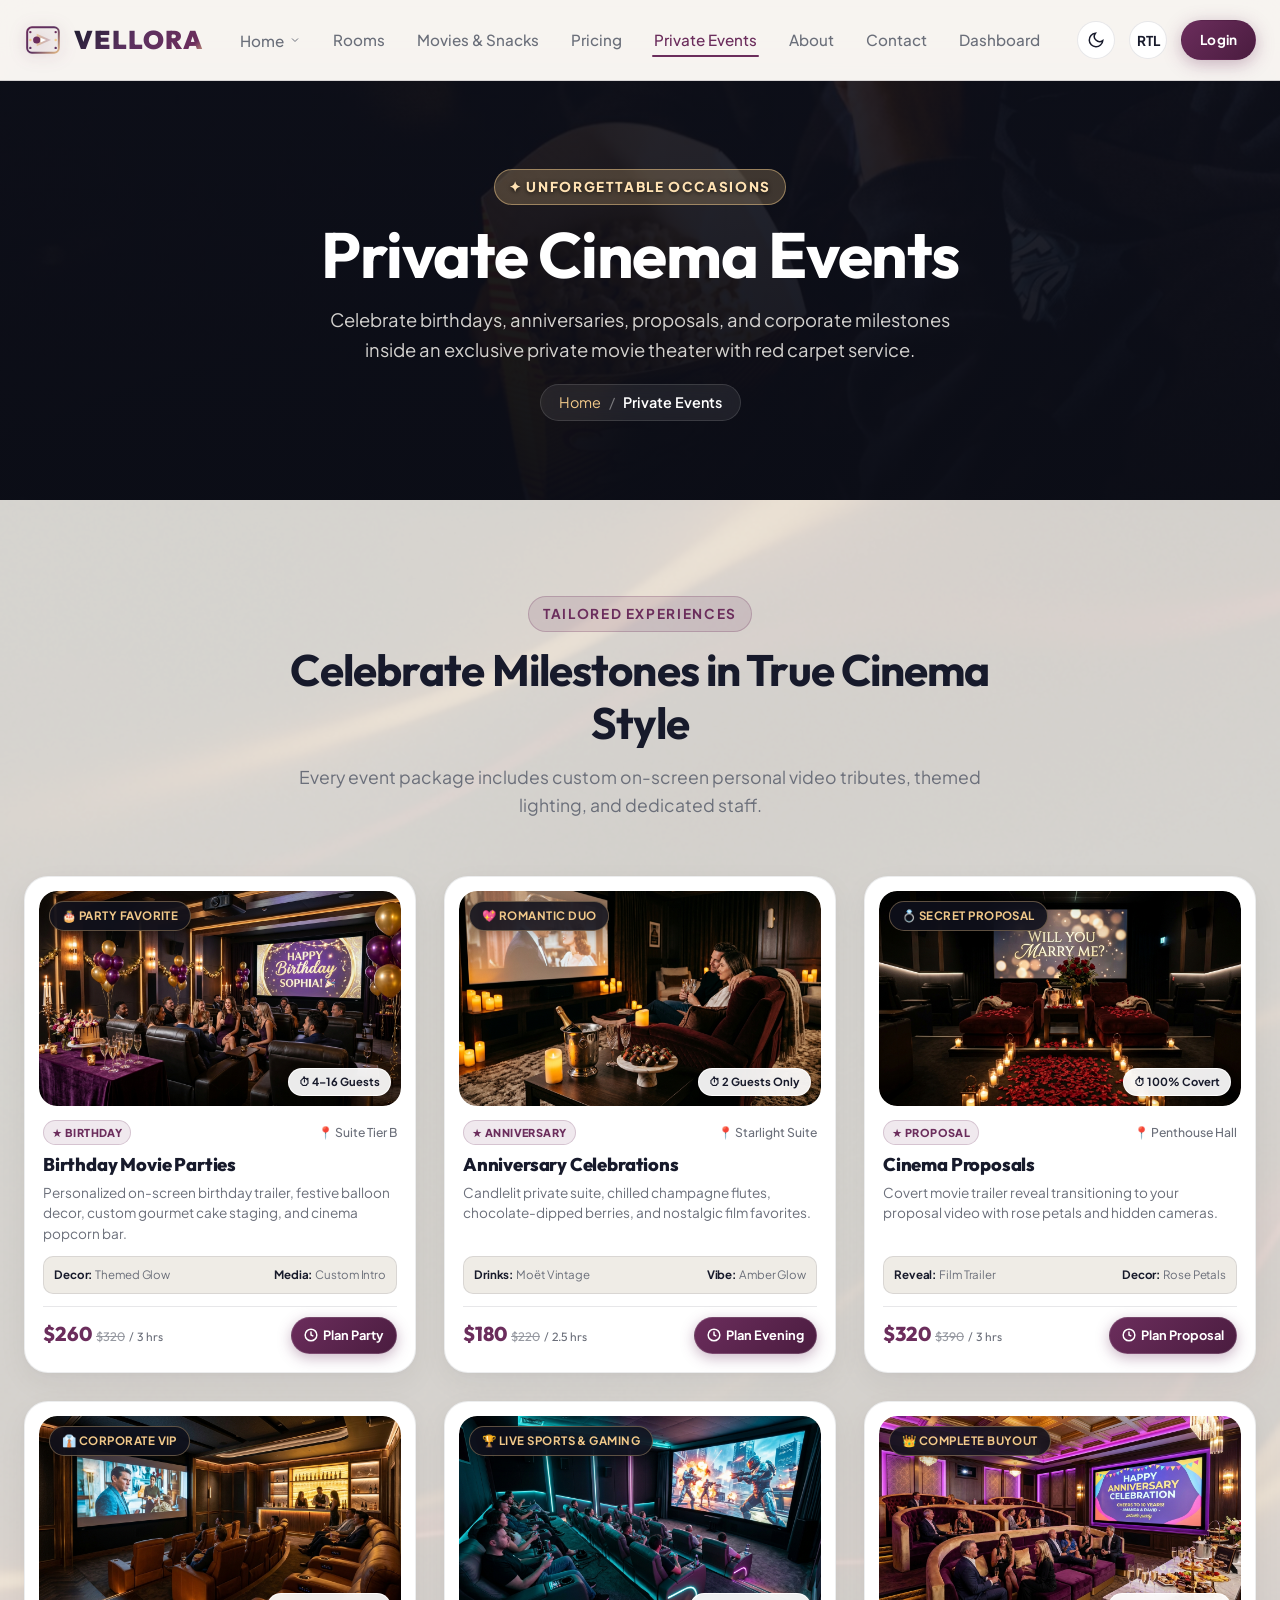
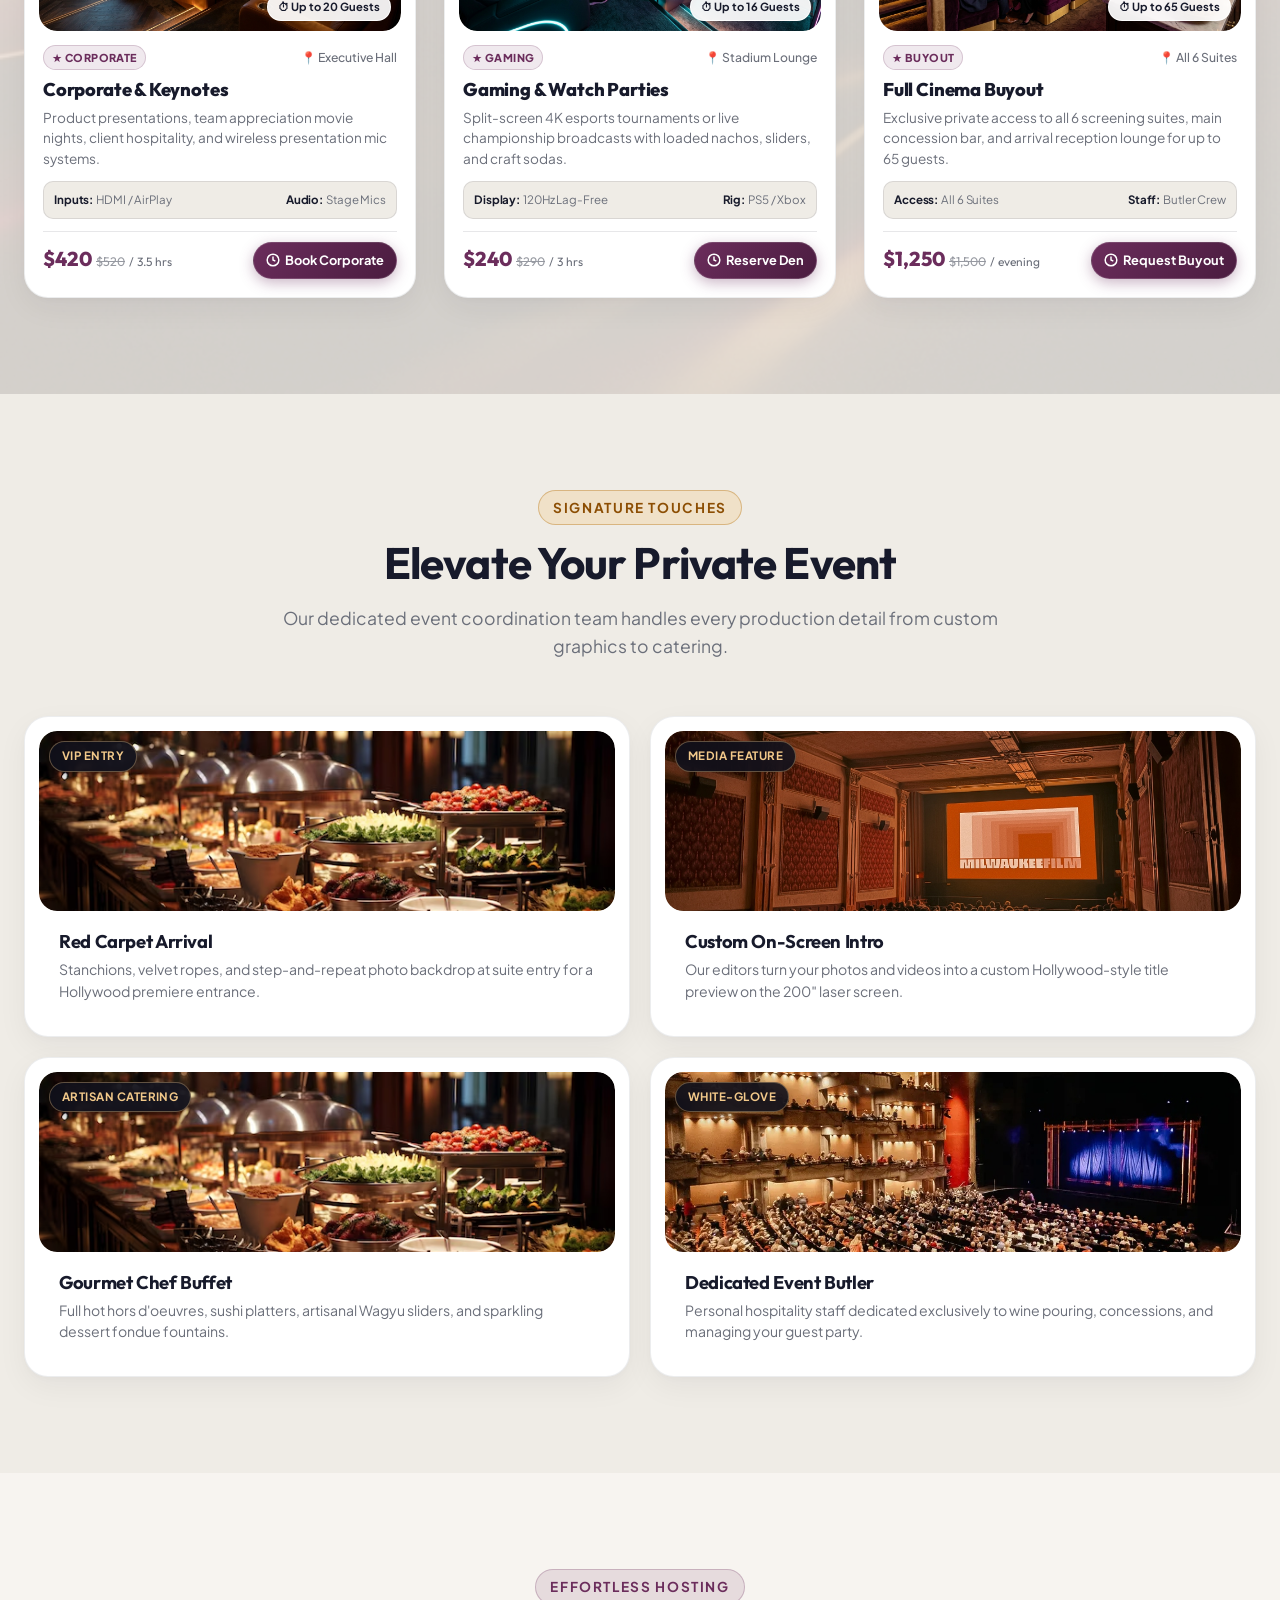
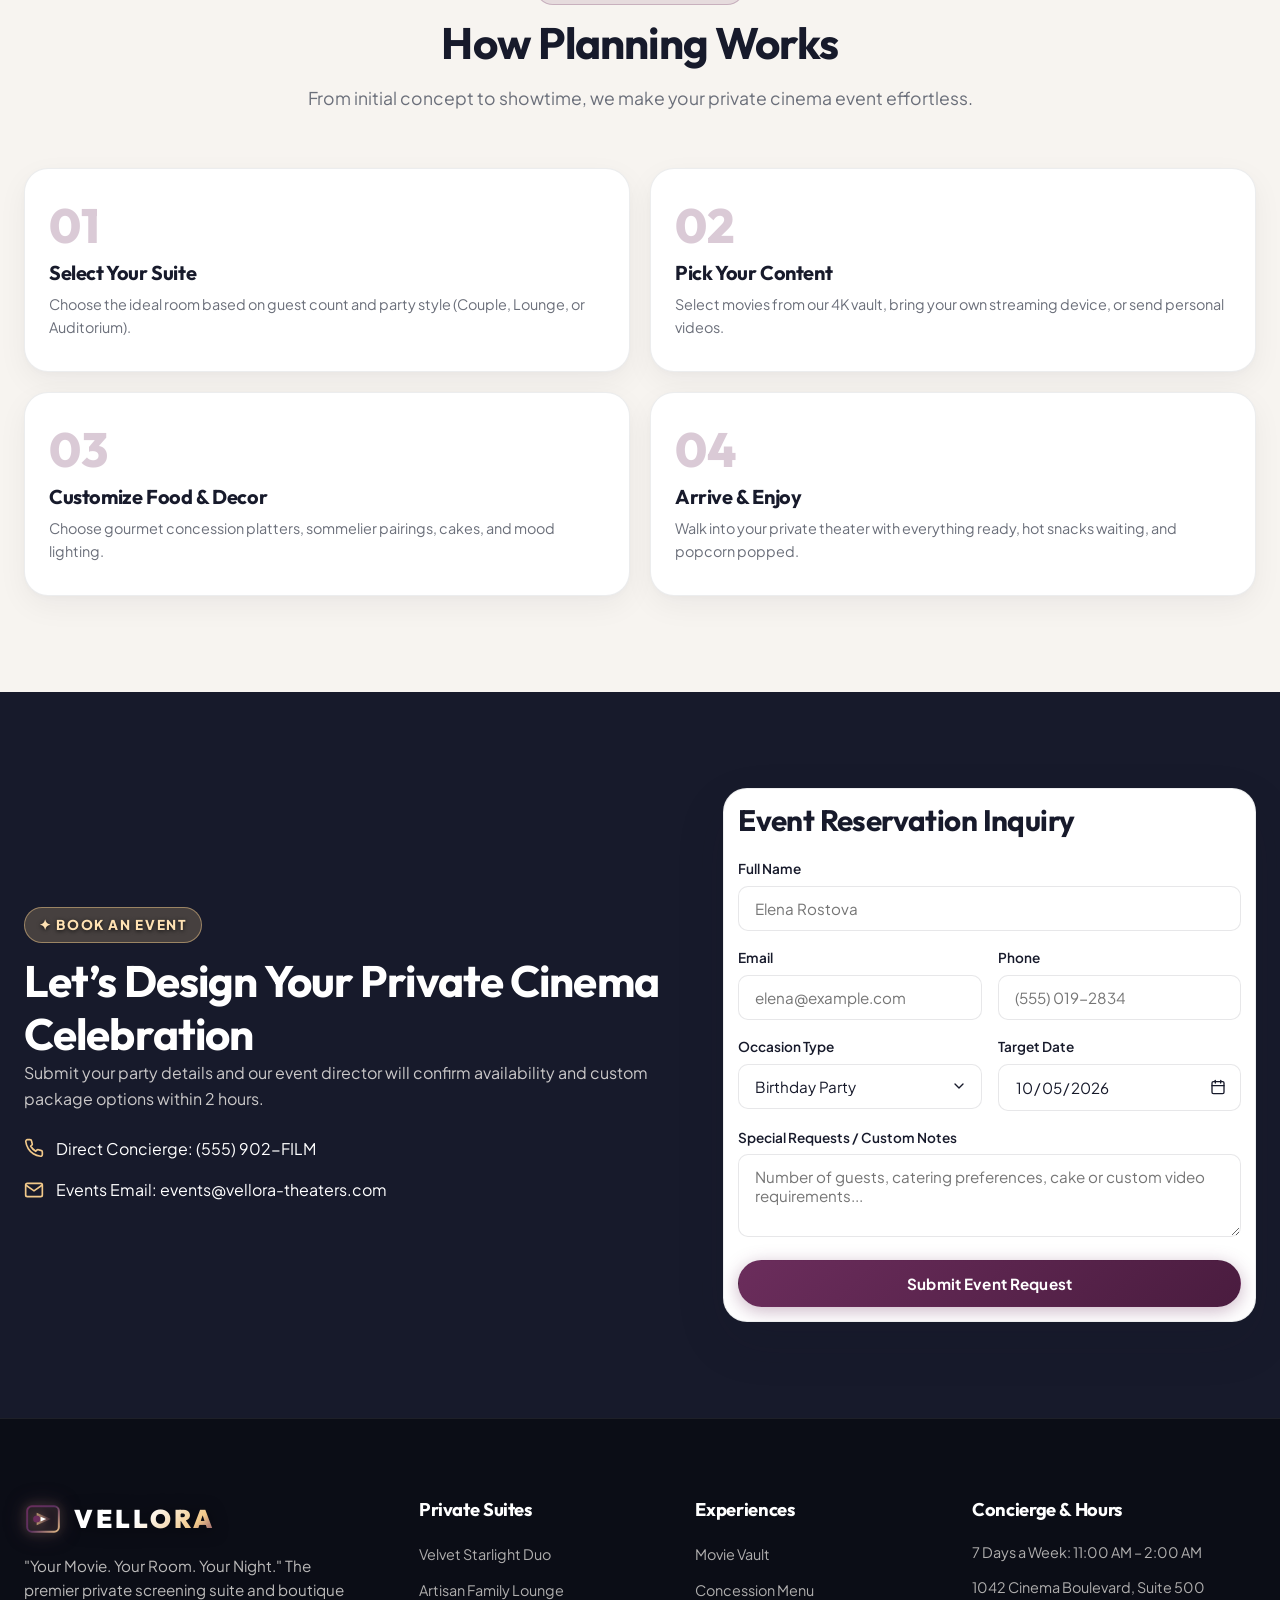
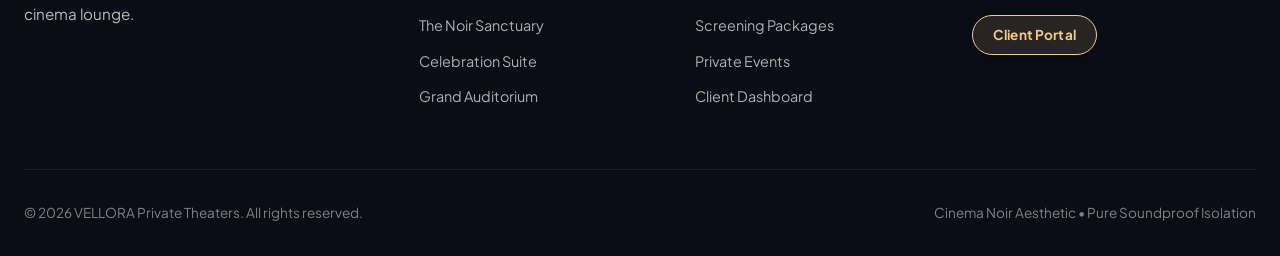
<file: parties.html>
<!DOCTYPE html>
<html lang="en" data-theme="light" dir="ltr">
<head>
  <meta charset="UTF-8">
  <meta name="viewport" content="width=device-width, initial-scale=1.0">
  <title>Private Events &amp; Celebrations — VELLORA Private Theaters</title>
  <meta name="description" content="Host your birthday party, anniversary screening, proposal, or corporate event in a private luxury movie theater. Red carpet entry, custom screens, and catering.">
  <link rel="icon" type="image/svg+xml" href="assets/icons/logo.svg">
  
  <link rel="stylesheet" href="assets/css/style.css">
  <link rel="stylesheet" href="assets/css/responsive.css">
</head>
<body>
  <!-- ==================== CINEMATIC PAGE PRELOADER ==================== -->
  <div id="vellora-preloader" class="vellora-preloader" aria-hidden="true">
    <div class="preloader-backdrop"></div>
    <div class="preloader-content">
      <div class="preloader-logo-wrap">
        <svg class="preloader-film-reel" viewBox="0 0 100 100" fill="none">
          <circle cx="50" cy="50" r="44" stroke="rgba(242, 201, 138, 0.2)" stroke-width="2" stroke-dasharray="6 6"/>
          <circle cx="50" cy="50" r="38" stroke="url(#preloadRingGrad)" stroke-width="3" stroke-linecap="round"/>
          <defs>
            <linearGradient id="preloadRingGrad" x1="0" y1="0" x2="100" y2="100" gradientUnits="userSpaceOnUse">
              <stop offset="0%" stop-color="#F2C98A"/>
              <stop offset="50%" stop-color="#6B2D5C"/>
              <stop offset="100%" stop-color="#F2C98A"/>
            </linearGradient>
          </defs>
        </svg>
        <svg class="preloader-brand-icon" viewBox="0 0 48 48" fill="none">
          <rect x="4" y="8" width="40" height="32" rx="6" stroke="url(#preloadLogoGrad)" stroke-width="2.5" />
          <circle cx="8" cy="14" r="1.5" fill="#6B2D5C" />
          <circle cx="8" cy="24" r="1.5" fill="#F2C98A" />
          <circle cx="8" cy="34" r="1.5" fill="#5B315F" />
          <circle cx="40" cy="14" r="1.5" fill="#6B2D5C" />
          <circle cx="40" cy="24" r="1.5" fill="#F2C98A" />
          <circle cx="40" cy="34" r="1.5" fill="#5B315F" />
          <polygon points="16,16 34,24 16,32" fill="url(#preloadBeamGrad)" />
          <circle cx="16" cy="24" r="4.5" fill="#6B2D5C" />
          <polygon points="21,21 28,24 21,27" fill="#FFFFFF" />
          <defs>
            <linearGradient id="preloadLogoGrad" x1="4" y1="4" x2="44" y2="44" gradientUnits="userSpaceOnUse">
              <stop offset="0%" stop-color="#6B2D5C" />
              <stop offset="50%" stop-color="#5B315F" />
              <stop offset="100%" stop-color="#F2C98A" />
            </linearGradient>
            <linearGradient id="preloadBeamGrad" x1="14" y1="24" x2="40" y2="24" gradientUnits="userSpaceOnUse">
              <stop offset="0%" stop-color="#F2C98A" stop-opacity="0.85" />
              <stop offset="100%" stop-color="#6B2D5C" stop-opacity="0.15" />
            </linearGradient>
          </defs>
        </svg>
      </div>
      <div class="preloader-brand-title">VELLORA</div>
      <div class="preloader-status-text">
        <span class="preloader-status-dot"></span>
        CALIBRATING PRIVATE CINEMA
      </div>
      <div class="preloader-progress-track">
        <div class="preloader-progress-bar"></div>
      </div>
    </div>
  </div>

  <!-- ==================== SITE NAVBAR ==================== -->
  <header class="site-header">
    <div class="container nav-container">
      <a href="index.html" class="brand-wrapper" aria-label="VELLORA Home">
        <svg class="brand-logo-svg" viewBox="0 0 48 48" fill="none">
          <defs>
            <linearGradient id="navLogoGradEv" x1="4" y1="4" x2="44" y2="44" gradientUnits="userSpaceOnUse">
              <stop offset="0%" stop-color="#6B2D5C" />
              <stop offset="50%" stop-color="#5B315F" />
              <stop offset="100%" stop-color="#F2C98A" />
            </linearGradient>
            <linearGradient id="navBeamGradEv" x1="14" y1="24" x2="40" y2="24" gradientUnits="userSpaceOnUse">
              <stop offset="0%" stop-color="#F2C98A" stop-opacity="0.8" />
              <stop offset="100%" stop-color="#6B2D5C" stop-opacity="0.1" />
            </linearGradient>
          </defs>
          <rect x="4" y="8" width="40" height="32" rx="6" stroke="url(#navLogoGradEv)" stroke-width="2.5" />
          <circle cx="8" cy="14" r="1.5" fill="#6B2D5C" />
          <circle cx="8" cy="24" r="1.5" fill="#F2C98A" />
          <circle cx="8" cy="34" r="1.5" fill="#5B315F" />
          <circle cx="40" cy="14" r="1.5" fill="#6B2D5C" />
          <circle cx="40" cy="24" r="1.5" fill="#F2C98A" />
          <circle cx="40" cy="34" r="1.5" fill="#5B315F" />
          <polygon points="16,16 34,24 16,32" fill="url(#navBeamGradEv)" />
          <circle cx="16" cy="24" r="4.5" fill="#6B2D5C" />
          <polygon points="21,21 28,24 21,27" fill="#FFFFFF" />
        </svg>
        <span class="brand-name-text">VELLORA</span>
      </a>

      <ul class="nav-links">
        <li class="nav-dropdown">
          <button class="nav-link dropdown-toggle" aria-haspopup="true" aria-expanded="false">
            Home
            <svg width="12" height="12" viewBox="0 0 24 24" fill="none" stroke="currentColor" stroke-width="2"><polyline points="6 9 12 15 18 9"/></svg>
          </button>
          <ul class="dropdown-menu">
            <li><a href="index.html">Home 1 (Classic Luxe)</a></li>
            <li><a href="home-2.html">Home 2 (Cinema Pods)</a></li>
          </ul>
        </li>
        <li><a href="rooms.html" class="nav-link">Rooms</a></li>
        <li><a href="movies-snacks.html" class="nav-link">Movies &amp; Snacks</a></li>
        <li><a href="pricing.html" class="nav-link">Pricing</a></li>
        <li><a href="parties.html" class="nav-link active">Private Events</a></li>
        <li><a href="about.html" class="nav-link">About</a></li>
        <li><a href="contact.html" class="nav-link">Contact</a></li>
        <li><a href="dashboard.html" class="nav-link">Dashboard</a></li>
      </ul>

      <div class="nav-controls">
        <button class="control-toggle-btn theme-toggle-btn" aria-label="Toggle Theme">
          <svg width="18" height="18" viewBox="0 0 24 24" fill="none" stroke="currentColor" stroke-width="2"><circle cx="12" cy="12" r="5"/><path d="M12 1v2M12 21v2M4.22 4.22l1.42 1.42M18.36 18.36l1.42 1.42M18 12h2M21 12h2M4.22 19.78l1.42-1.42M18.36 5.64l1.42-1.42"/></svg>
        </button>
        <button class="control-toggle-btn rtl-toggle-btn" aria-label="Toggle Direction">RTL</button>
        <a href="login.html" class="btn btn-primary btn-sm desktop-login-btn">Login</a>
        <button class="hamburger-btn" aria-label="Open Navigation Menu">
          <span></span><span></span><span></span>
        </button>
      </div>
    </div>
  </header>

  <!-- Mobile Drawer -->
  <div class="mobile-nav-drawer">
    <ul class="mobile-nav-links">
      <li class="nav-dropdown">
        <button class="nav-link dropdown-toggle">
          Home Concepts
          <svg width="14" height="14" viewBox="0 0 24 24" fill="none" stroke="currentColor" stroke-width="2"><polyline points="6 9 12 15 18 9"/></svg>
        </button>
        <ul class="dropdown-menu">
          <li><a href="index.html">Home 1 (Classic Luxe)</a></li>
          <li><a href="home-2.html">Home 2 (Cinema Pods)</a></li>
        </ul>
      </li>
      <li><a href="rooms.html" class="nav-link">Rooms</a></li>
      <li><a href="movies-snacks.html" class="nav-link">Movies &amp; Snacks</a></li>
      <li><a href="pricing.html" class="nav-link">Pricing</a></li>
      <li><a href="parties.html" class="nav-link active">Private Events</a></li>
      <li><a href="about.html" class="nav-link">About</a></li>
      <li><a href="contact.html" class="nav-link">Contact</a></li>
      <li><a href="dashboard.html" class="nav-link">Dashboard</a></li>
    </ul>
    <div style="margin-top: auto; display: flex; flex-direction: column; gap: 12px;">
      <a href="login.html" class="btn btn-primary">Login</a>
      <a href="register.html" class="btn btn-secondary">Create Account</a>
    </div>
  </div>

  <main>
    <!-- =======================================================
         SECTION 1: INNER PAGE HERO (EXACT STANDARDIZED HEIGHT)
         ======================================================= -->
    <section class="inner-page-hero">
      <img src="assets/images/hero-parties.jpg" alt="Vellora Private Events and Cinema Parties" class="inner-hero-bg">
      <div class="inner-hero-overlay"></div>
      <div class="container inner-hero-content">
        <span class="eyebrow eyebrow-warm">✦ Unforgettable Occasions</span>
        <h1>Private Cinema Events</h1>
        <p>Celebrate birthdays, anniversaries, proposals, and corporate milestones inside an exclusive private movie theater with red carpet service.</p>
        <ul class="breadcrumb-list">
          <li><a href="index.html">Home</a></li>
          <li><span>/</span></li>
          <li class="current">Private Events</li>
        </ul>
      </div>
    </section>

    <!-- =======================================================
         SECTION 2: EVENT TYPES SHOWCASE
         ======================================================= -->
    <section class="section-spacing section-ambient-luxe">
      <div class="container">
        <div class="section-header">
          <span class="eyebrow">Tailored Experiences</span>
          <h2>Celebrate Milestones in True Cinema Style</h2>
          <p class="section-desc">Every event package includes custom on-screen personal video tributes, themed lighting, and dedicated staff.</p>
        </div>

        <div class="grid-3">
          <!-- Event 1: Birthday Movie Nights -->
          <div class="cinema-card">
            <div class="card-media">
              <img src="assets/images/event-birthday.jpg" alt="Birthday Movie Celebration Party">
              <span class="card-badge">🎂 Party Favorite</span>
              <span class="card-badge-bottom">⏱ 4–16 Guests</span>
            </div>
            <div class="card-body">
              <div class="card-meta-row">
                <span class="card-meta-pill">★ BIRTHDAY</span>
                <span class="card-location">📍 Suite Tier B</span>
              </div>
              <h3 class="card-title">Birthday Movie Parties</h3>
              <p class="card-desc">Personalized on-screen birthday trailer, festive balloon decor, custom gourmet cake staging, and cinema popcorn bar.</p>
              <div class="card-spec-box">
                <span><strong>Decor:</strong> Themed Glow</span>
                <span><strong>Media:</strong> Custom Intro</span>
              </div>
              <div class="card-footer">
                <div class="price-tag">
                  <span class="amount">$260</span>
                  <span class="old-price">$320</span>
                  <span class="period">/ 3 hrs</span>
                </div>
                <a href="#event-inquiry" class="btn-card-action">
                  <svg width="14" height="14" viewBox="0 0 24 24" fill="none" stroke="currentColor" stroke-width="2.5"><circle cx="12" cy="12" r="10"/><polyline points="12 6 12 12 16 14"/></svg>
                  Plan Party
                </a>
              </div>
            </div>
          </div>

          <!-- Event 2: Anniversary Screenings -->
          <div class="cinema-card">
            <div class="card-media">
              <img src="assets/images/event-anniversary.jpg" alt="Romantic Anniversary Cinema Screening">
              <span class="card-badge">💖 Romantic Duo</span>
              <span class="card-badge-bottom">⏱ 2 Guests Only</span>
            </div>
            <div class="card-body">
              <div class="card-meta-row">
                <span class="card-meta-pill">★ ANNIVERSARY</span>
                <span class="card-location">📍 Starlight Suite</span>
              </div>
              <h3 class="card-title">Anniversary Celebrations</h3>
              <p class="card-desc">Candlelit private suite, chilled champagne flutes, chocolate-dipped berries, and nostalgic film favorites.</p>
              <div class="card-spec-box">
                <span><strong>Drinks:</strong> Moët Vintage</span>
                <span><strong>Vibe:</strong> Amber Glow</span>
              </div>
              <div class="card-footer">
                <div class="price-tag">
                  <span class="amount">$180</span>
                  <span class="old-price">$220</span>
                  <span class="period">/ 2.5 hrs</span>
                </div>
                <a href="#event-inquiry" class="btn-card-action">
                  <svg width="14" height="14" viewBox="0 0 24 24" fill="none" stroke="currentColor" stroke-width="2.5"><circle cx="12" cy="12" r="10"/><polyline points="12 6 12 12 16 14"/></svg>
                  Plan Evening
                </a>
              </div>
            </div>
          </div>

          <!-- Event 3: Secret Cinema Proposals -->
          <div class="cinema-card">
            <div class="card-media">
              <img src="assets/images/event-proposal.jpg" alt="Secret Cinema Proposal Setup">
              <span class="card-badge">💍 Secret Proposal</span>
              <span class="card-badge-bottom">⏱ 100% Covert</span>
            </div>
            <div class="card-body">
              <div class="card-meta-row">
                <span class="card-meta-pill">★ PROPOSAL</span>
                <span class="card-location">📍 Penthouse Hall</span>
              </div>
              <h3 class="card-title">Cinema Proposals</h3>
              <p class="card-desc">Covert movie trailer reveal transitioning to your proposal video with rose petals and hidden cameras.</p>
              <div class="card-spec-box">
                <span><strong>Reveal:</strong> Film Trailer</span>
                <span><strong>Decor:</strong> Rose Petals</span>
              </div>
              <div class="card-footer">
                <div class="price-tag">
                  <span class="amount">$320</span>
                  <span class="old-price">$390</span>
                  <span class="period">/ 3 hrs</span>
                </div>
                <a href="#event-inquiry" class="btn-card-action">
                  <svg width="14" height="14" viewBox="0 0 24 24" fill="none" stroke="currentColor" stroke-width="2.5"><circle cx="12" cy="12" r="10"/><polyline points="12 6 12 12 16 14"/></svg>
                  Plan Proposal
                </a>
              </div>
            </div>
          </div>

          <!-- Event 4: Corporate Private Screenings -->
          <div class="cinema-card">
            <div class="card-media">
              <img src="assets/images/event-corporate.jpg" alt="Corporate Executive Screening and Presentation">
              <span class="card-badge">👔 Corporate VIP</span>
              <span class="card-badge-bottom">⏱ Up to 20 Guests</span>
            </div>
            <div class="card-body">
              <div class="card-meta-row">
                <span class="card-meta-pill">★ CORPORATE</span>
                <span class="card-location">📍 Executive Hall</span>
              </div>
              <h3 class="card-title">Corporate &amp; Keynotes</h3>
              <p class="card-desc">Product presentations, team appreciation movie nights, client hospitality, and wireless presentation mic systems.</p>
              <div class="card-spec-box">
                <span><strong>Inputs:</strong> HDMI / AirPlay</span>
                <span><strong>Audio:</strong> Stage Mics</span>
              </div>
              <div class="card-footer">
                <div class="price-tag">
                  <span class="amount">$420</span>
                  <span class="old-price">$520</span>
                  <span class="period">/ 3.5 hrs</span>
                </div>
                <a href="#event-inquiry" class="btn-card-action">
                  <svg width="14" height="14" viewBox="0 0 24 24" fill="none" stroke="currentColor" stroke-width="2.5"><circle cx="12" cy="12" r="10"/><polyline points="12 6 12 12 16 14"/></svg>
                  Book Corporate
                </a>
              </div>
            </div>
          </div>

          <!-- Event 5: Friends Gaming & Watch Parties -->
          <div class="cinema-card">
            <div class="card-media">
              <img src="assets/images/event-friends-gaming.jpg" alt="Friends Gaming and Championship Watch Party">
              <span class="card-badge">🏆 Live Sports &amp; Gaming</span>
              <span class="card-badge-bottom">⏱ Up to 16 Guests</span>
            </div>
            <div class="card-body">
              <div class="card-meta-row">
                <span class="card-meta-pill">★ GAMING</span>
                <span class="card-location">📍 Stadium Lounge</span>
              </div>
              <h3 class="card-title">Gaming &amp; Watch Parties</h3>
              <p class="card-desc">Split-screen 4K esports tournaments or live championship broadcasts with loaded nachos, sliders, and craft sodas.</p>
              <div class="card-spec-box">
                <span><strong>Display:</strong> 120Hz Lag-Free</span>
                <span><strong>Rig:</strong> PS5 / Xbox</span>
              </div>
              <div class="card-footer">
                <div class="price-tag">
                  <span class="amount">$240</span>
                  <span class="old-price">$290</span>
                  <span class="period">/ 3 hrs</span>
                </div>
                <a href="#event-inquiry" class="btn-card-action">
                  <svg width="14" height="14" viewBox="0 0 24 24" fill="none" stroke="currentColor" stroke-width="2.5"><circle cx="12" cy="12" r="10"/><polyline points="12 6 12 12 16 14"/></svg>
                  Reserve Den
                </a>
              </div>
            </div>
          </div>

          <!-- Event 6: Full Venue Buyout -->
          <div class="cinema-card">
            <div class="card-media">
              <img src="assets/images/event-full-venue-buyout.jpg" alt="Vellora Full Venue Cinema Buyout">
              <span class="card-badge">👑 Complete Buyout</span>
              <span class="card-badge-bottom">⏱ Up to 65 Guests</span>
            </div>
            <div class="card-body">
              <div class="card-meta-row">
                <span class="card-meta-pill">★ BUYOUT</span>
                <span class="card-location">📍 All 6 Suites</span>
              </div>
              <h3 class="card-title">Full Cinema Buyout</h3>
              <p class="card-desc">Exclusive private access to all 6 screening suites, main concession bar, and arrival reception lounge for up to 65 guests.</p>
              <div class="card-spec-box">
                <span><strong>Access:</strong> All 6 Suites</span>
                <span><strong>Staff:</strong> Butler Crew</span>
              </div>
              <div class="card-footer">
                <div class="price-tag">
                  <span class="amount">$1,250</span>
                  <span class="old-price">$1,500</span>
                  <span class="period">/ evening</span>
                </div>
                <a href="#event-inquiry" class="btn-card-action">
                  <svg width="14" height="14" viewBox="0 0 24 24" fill="none" stroke="currentColor" stroke-width="2.5"><circle cx="12" cy="12" r="10"/><polyline points="12 6 12 12 16 14"/></svg>
                  Request Buyout
                </a>
              </div>
            </div>
          </div>
        </div>
      </div>
    </section>

    <!-- =======================================================
         SECTION 3: EVENT CUSTOMIZATION & EXCLUSIVE ENHANCEMENTS
         ======================================================= -->
    <section class="section-spacing" style="background: var(--color-surface-soft);">
      <div class="container">
        <div class="section-header">
          <span class="eyebrow eyebrow-warm">Signature Touches</span>
          <h2>Elevate Your Private Event</h2>
          <p class="section-desc">Our dedicated event coordination team handles every production detail from custom graphics to catering.</p>
        </div>

        <div class="grid-4">
          <!-- Touch 1: Red Carpet Arrival -->
          <div class="cinema-card">
            <div class="card-media" style="height: 180px;">
              <img src="assets/images/event-touch-red-carpet.jpg" alt="Red Carpet Arrival at Vellora Private Screening Suite">
              <span class="card-badge">VIP Entry</span>
            </div>
            <div class="card-body" style="padding: 20px;">
              <h4 style="font-size: 1.15rem; margin-bottom: 6px;">Red Carpet Arrival</h4>
              <p style="font-size: 0.88rem; color: var(--color-muted); line-height: 1.5;">Stanchions, velvet ropes, and step-and-repeat photo backdrop at suite entry for a Hollywood premiere entrance.</p>
            </div>
          </div>

          <!-- Touch 2: Custom On-Screen Intro -->
          <div class="cinema-card">
            <div class="card-media" style="height: 180px;">
              <img src="assets/images/event-touch-custom-screen.jpg" alt="Custom Hollywood Video Intro on 4K Laser Screen">
              <span class="card-badge">Media Feature</span>
            </div>
            <div class="card-body" style="padding: 20px;">
              <h4 style="font-size: 1.15rem; margin-bottom: 6px;">Custom On-Screen Intro</h4>
              <p style="font-size: 0.88rem; color: var(--color-muted); line-height: 1.5;">Our editors turn your photos and videos into a custom Hollywood-style title preview on the 200″ laser screen.</p>
            </div>
          </div>

          <!-- Touch 3: Gourmet Chef Buffet -->
          <div class="cinema-card">
            <div class="card-media" style="height: 180px;">
              <img src="assets/images/event-touch-chef-buffet.jpg" alt="Gourmet Chef Buffet and Party Platters">
              <span class="card-badge">Artisan Catering</span>
            </div>
            <div class="card-body" style="padding: 20px;">
              <h4 style="font-size: 1.15rem; margin-bottom: 6px;">Gourmet Chef Buffet</h4>
              <p style="font-size: 0.88rem; color: var(--color-muted); line-height: 1.5;">Full hot hors d'oeuvres, sushi platters, artisanal Wagyu sliders, and sparkling dessert fondue fountains.</p>
            </div>
          </div>

          <!-- Touch 4: Dedicated Event Butler -->
          <div class="cinema-card">
            <div class="card-media" style="height: 180px;">
              <img src="assets/images/event-touch-event-butler.jpg" alt="Dedicated Event Butler and In-Seat Concierge">
              <span class="card-badge">White-Glove</span>
            </div>
            <div class="card-body" style="padding: 20px;">
              <h4 style="font-size: 1.15rem; margin-bottom: 6px;">Dedicated Event Butler</h4>
              <p style="font-size: 0.88rem; color: var(--color-muted); line-height: 1.5;">Personal hospitality staff dedicated exclusively to wine pouring, concessions, and managing your guest party.</p>
            </div>
          </div>
        </div>
      </div>
    </section>

    <!-- =======================================================
         SECTION 4: 4-STEP EVENT PLANNING PROCESS
         ======================================================= -->
    <section class="section-spacing">
      <div class="container">
        <div class="section-header">
          <span class="eyebrow">Effortless Hosting</span>
          <h2>How Planning Works</h2>
          <p class="section-desc">From initial concept to showtime, we make your private cinema event effortless.</p>
        </div>

        <div class="grid-4">
          <div class="cinema-card" style="padding: 32px 24px; position: relative;">
            <span style="font-family: var(--font-heading); font-size: 3rem; font-weight: 800; color: rgba(107, 45, 92,0.25); line-height: 1;">01</span>
            <h3 style="font-size: 1.25rem; margin: 12px 0 8px 0;">Select Your Suite</h3>
            <p style="font-size: 0.9rem;">Choose the ideal room based on guest count and party style (Couple, Lounge, or Auditorium).</p>
          </div>

          <div class="cinema-card" style="padding: 32px 24px; position: relative;">
            <span style="font-family: var(--font-heading); font-size: 3rem; font-weight: 800; color: rgba(107, 45, 92,0.25); line-height: 1;">02</span>
            <h3 style="font-size: 1.25rem; margin: 12px 0 8px 0;">Pick Your Content</h3>
            <p style="font-size: 0.9rem;">Select movies from our 4K vault, bring your own streaming device, or send personal videos.</p>
          </div>

          <div class="cinema-card" style="padding: 32px 24px; position: relative;">
            <span style="font-family: var(--font-heading); font-size: 3rem; font-weight: 800; color: rgba(107, 45, 92,0.25); line-height: 1;">03</span>
            <h3 style="font-size: 1.25rem; margin: 12px 0 8px 0;">Customize Food &amp; Decor</h3>
            <p style="font-size: 0.9rem;">Choose gourmet concession platters, sommelier pairings, cakes, and mood lighting.</p>
          </div>

          <div class="cinema-card" style="padding: 32px 24px; position: relative;">
            <span style="font-family: var(--font-heading); font-size: 3rem; font-weight: 800; color: rgba(107, 45, 92,0.25); line-height: 1;">04</span>
            <h3 style="font-size: 1.25rem; margin: 12px 0 8px 0;">Arrive &amp; Enjoy</h3>
            <p style="font-size: 0.9rem;">Walk into your private theater with everything ready, hot snacks waiting, and popcorn popped.</p>
          </div>
        </div>
      </div>
    </section>

    <!-- =======================================================
         SECTION 5: EVENT INQUIRY FORM & INSTANT BOOKING
         ======================================================= -->
    <section class="section-spacing" id="event-inquiry" style="background: var(--color-primary); color: #FFFFFF;">
      <div class="container">
        <div class="editorial-experience-grid">
          <div>
            <span class="eyebrow eyebrow-warm">✦ Book an Event</span>
            <h2 style="color: #FFFFFF;">Let’s Design Your Private Cinema Celebration</h2>
            <p style="color: rgba(247, 244, 240, 0.8); margin-bottom: 24px;">Submit your party details and our event director will confirm availability and custom package options within 2 hours.</p>
            
            <div style="display: flex; flex-direction: column; gap: 16px;">
              <div style="display: flex; align-items: center; gap: 12px;">
                <svg width="20" height="20" viewBox="0 0 24 24" fill="none" stroke="#F2C98A" stroke-width="2"><path d="M22 16.92v3a2 2 0 0 1-2.18 2 19.79 19.79 0 0 1-8.63-3.07 19.5 19.5 0 0 1-6-6 19.79 19.79 0 0 1-3.07-8.67A2 2 0 0 1 4.11 2h3a2 2 0 0 1 2 1.72 12.84 12.84 0 0 0 .7 2.81 2 2 0 0 1-.45 2.11L8.09 9.91a16 16 0 0 0 6 6l1.27-1.27a2 2 0 0 1 2.11-.45 12.84 12.84 0 0 0 2.81.7A2 2 0 0 1 22 16.92z"/></svg>
                <span>Direct Concierge: (555) 902-FILM</span>
              </div>
              <div style="display: flex; align-items: center; gap: 12px;">
                <svg width="20" height="20" viewBox="0 0 24 24" fill="none" stroke="#F2C98A" stroke-width="2"><path d="M4 4h16c1.1 0 2 .9 2 2v12c0 1.1-.9 2-2 2H4c-1.1 0-2-.9-2-2V6c0-1.1.9-2 2-2z"/><polyline points="22,6 12,13 2,6"/></svg>
                <span>Events Email: events@vellora-theaters.com</span>
              </div>
            </div>
          </div>

          <div class="cinema-card" style="box-shadow: var(--shadow-lg);">
            <h3 style="margin-bottom: 20px;">Event Reservation Inquiry</h3>
            <form onsubmit="event.preventDefault(); window.showVelloraToast('Event inquiry submitted! We will contact you shortly.'); this.reset();">
              <div class="form-group">
                <label class="form-label">Full Name</label>
                <input type="text" class="form-control" required placeholder="Elena Rostova">
              </div>
              <div class="form-row-2col">
                <div class="form-group">
                  <label class="form-label">Email</label>
                  <input type="email" class="form-control" required placeholder="elena@example.com">
                </div>
                <div class="form-group">
                  <label class="form-label">Phone</label>
                  <input type="tel" class="form-control" required placeholder="(555) 019-2834">
                </div>
              </div>
              <div class="form-row-2col">
                <div class="form-group">
                  <label class="form-label">Occasion Type</label>
                  <select class="form-control" required>
                    <option>Birthday Party</option>
                    <option>Anniversary Date</option>
                    <option>Cinema Proposal</option>
                    <option>Corporate Screening</option>
                    <option>Gaming / Watch Party</option>
                    <option>Full Venue Buyout</option>
                  </select>
                </div>
                <div class="form-group">
                  <label class="form-label">Target Date</label>
                  <input type="date" class="form-control" required value="2026-10-05">
                </div>
              </div>
              <div class="form-group">
                <label class="form-label">Special Requests / Custom Notes</label>
                <textarea class="form-control" rows="3" placeholder="Number of guests, catering preferences, cake or custom video requirements..."></textarea>
              </div>
              <button type="submit" class="btn btn-primary" style="width: 100%;">Submit Event Request</button>
            </form>
          </div>
        </div>
      </div>
    </section>
  </main>

  <!-- ==================== FOOTER ==================== -->
  <footer class="site-footer">
    <div class="container">
      <div class="footer-grid">
        <div class="footer-brand">
          <a href="index.html" class="brand-wrapper" style="color: #FFFFFF;">
            <svg class="brand-logo-svg" viewBox="0 0 48 48" fill="none">
              <rect x="4" y="8" width="40" height="32" rx="6" stroke="url(#navLogoGradEv)" stroke-width="2.5" />
              <polygon points="16,16 34,24 16,32" fill="url(#navBeamGradEv)" />
              <circle cx="16" cy="24" r="4.5" fill="#6B2D5C" />
              <polygon points="21,21 28,24 21,27" fill="#FFFFFF" />
            </svg>
            <span class="brand-name-text">VELLORA</span>
          </a>
          <p>"Your Movie. Your Room. Your Night." The premier private screening suite and boutique cinema lounge.</p>
        </div>

        <div class="footer-col">
          <h4>Private Suites</h4>
          <ul class="footer-links">
            <li><a href="rooms.html">Velvet Starlight Duo</a></li>
            <li><a href="rooms.html">Artisan Family Lounge</a></li>
            <li><a href="rooms.html">The Noir Sanctuary</a></li>
            <li><a href="rooms.html">Celebration Suite</a></li>
            <li><a href="rooms.html">Grand Auditorium</a></li>
          </ul>
        </div>

        <div class="footer-col">
          <h4>Experiences</h4>
          <ul class="footer-links">
            <li><a href="movies-snacks.html">Movie Vault</a></li>
            <li><a href="movies-snacks.html">Concession Menu</a></li>
            <li><a href="pricing.html">Screening Packages</a></li>
            <li><a href="parties.html">Private Events</a></li>
            <li><a href="dashboard.html">Client Dashboard</a></li>
          </ul>
        </div>

        <div class="footer-col">
          <h4>Concierge &amp; Hours</h4>
          <p style="color: rgba(247, 244, 240, 0.7); font-size: 0.9rem; margin-bottom: 12px;">7 Days a Week: 11:00 AM – 2:00 AM</p>
          <p style="color: rgba(247, 244, 240, 0.7); font-size: 0.9rem; margin-bottom: 16px;">1042 Cinema Boulevard, Suite 500</p>
          <a href="dashboard.html" class="btn btn-outline btn-sm" style="color: #FFFFFF; border-color: rgba(255,255,255,0.2);">Client Portal</a>
        </div>
      </div>

      <div class="footer-bottom">
        <span>&copy; 2026 VELLORA Private Theaters. All rights reserved.</span>
        <span>Cinema Noir Aesthetic &bull; Pure Soundproof Isolation</span>
      </div>
    </div>
  </footer>

  <button class="back-to-top" aria-label="Back to top">
    <svg width="20" height="20" viewBox="0 0 24 24" fill="none" stroke="currentColor" stroke-width="2"><polyline points="18 15 12 9 6 15"/></svg>
  </button>

  <script src="assets/js/main.js"></script>
</body>
</html>
</file>
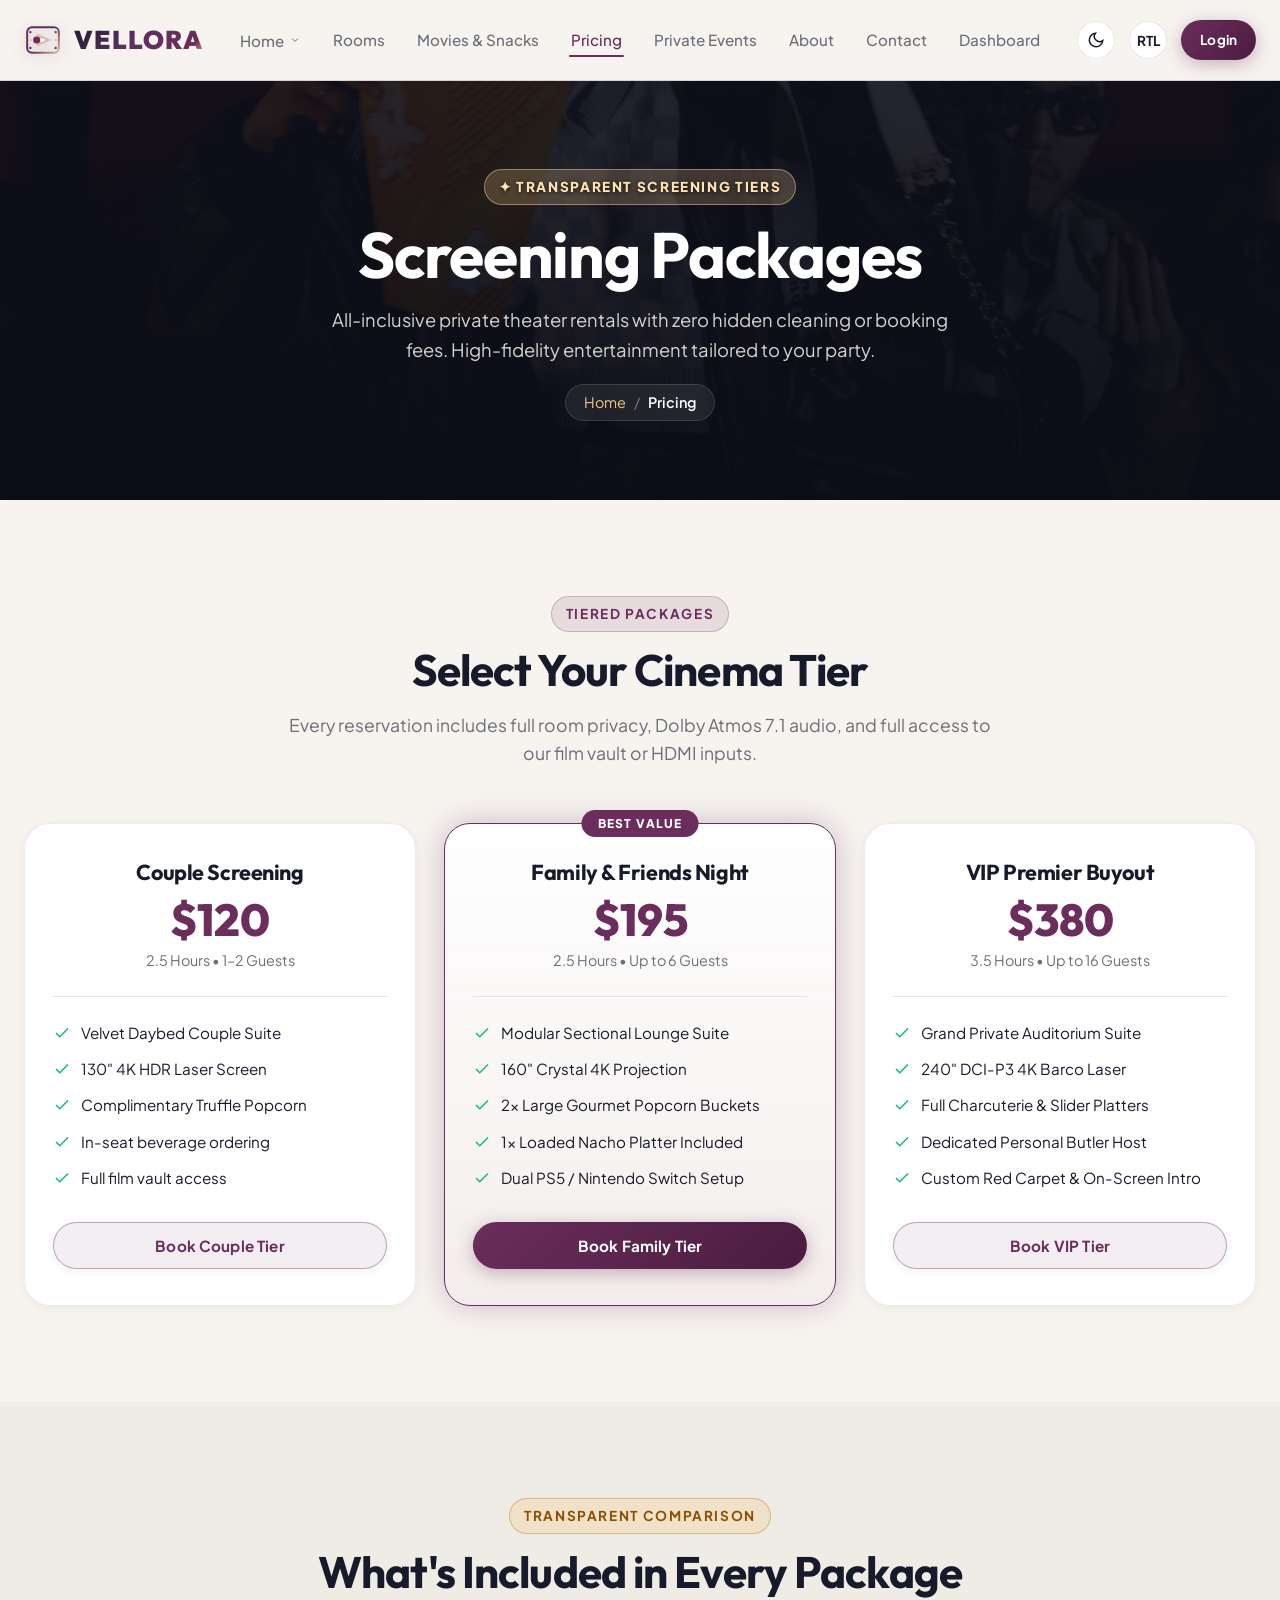
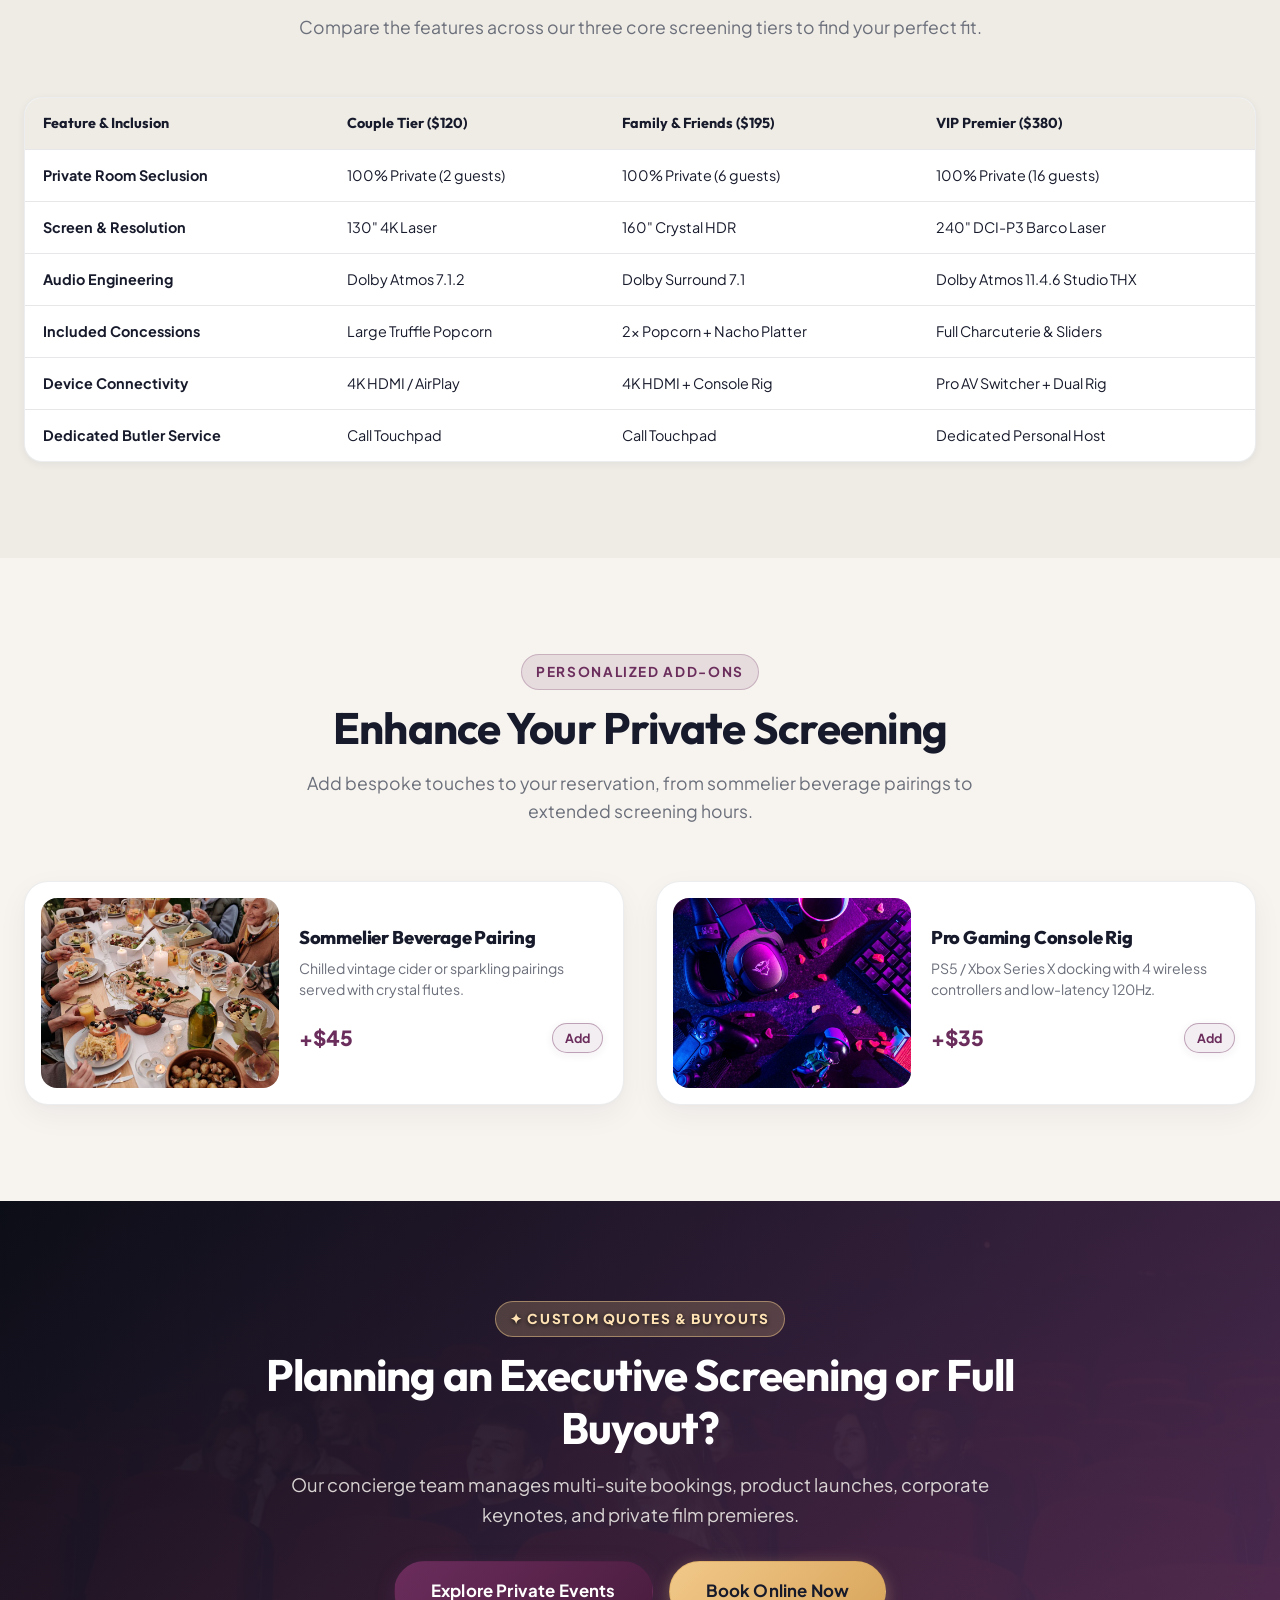
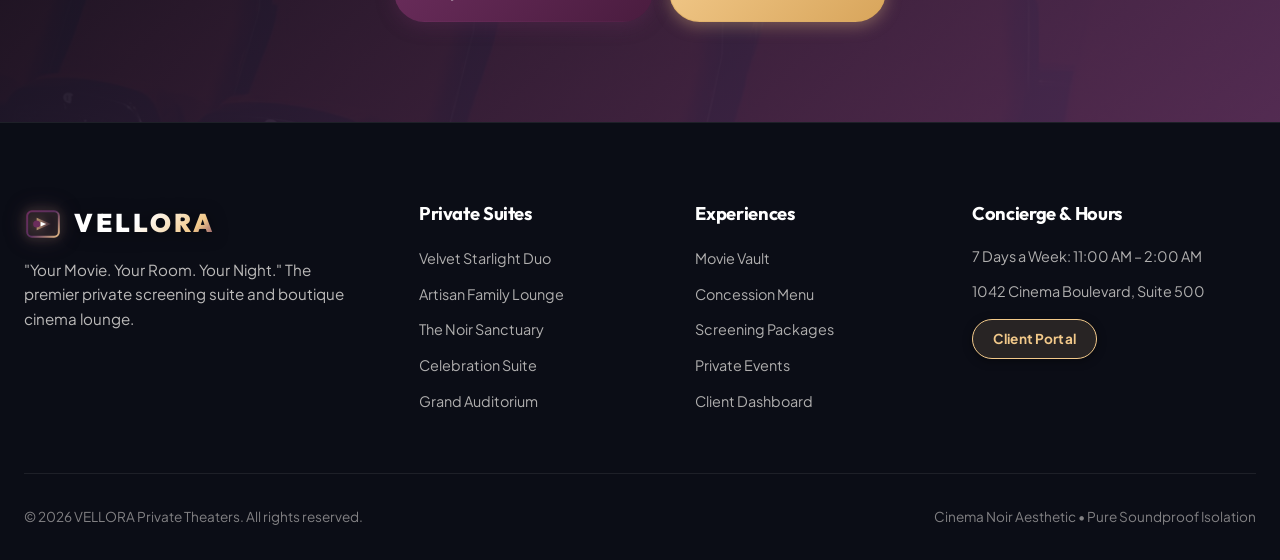
<file: pricing.html>
<!DOCTYPE html>
<html lang="en" data-theme="light" dir="ltr">
<head>
  <meta charset="UTF-8">
  <meta name="viewport" content="width=device-width, initial-scale=1.0">
  <title>Screening Packages &amp; Pricing — VELLORA Private Theaters</title>
  <meta name="description" content="Transparent, all-inclusive private movie theater rental pricing. Explore couple packages, family screenings, and VIP celebration buyout tiers.">
  <link rel="icon" type="image/svg+xml" href="assets/icons/logo.svg">
  
  <link rel="stylesheet" href="assets/css/style.css">
  <link rel="stylesheet" href="assets/css/responsive.css">
</head>
<body>
  <!-- ==================== CINEMATIC PAGE PRELOADER ==================== -->
  <div id="vellora-preloader" class="vellora-preloader" aria-hidden="true">
    <div class="preloader-backdrop"></div>
    <div class="preloader-content">
      <div class="preloader-logo-wrap">
        <svg class="preloader-film-reel" viewBox="0 0 100 100" fill="none">
          <circle cx="50" cy="50" r="44" stroke="rgba(242, 201, 138, 0.2)" stroke-width="2" stroke-dasharray="6 6"/>
          <circle cx="50" cy="50" r="38" stroke="url(#preloadRingGrad)" stroke-width="3" stroke-linecap="round"/>
          <defs>
            <linearGradient id="preloadRingGrad" x1="0" y1="0" x2="100" y2="100" gradientUnits="userSpaceOnUse">
              <stop offset="0%" stop-color="#F2C98A"/>
              <stop offset="50%" stop-color="#6B2D5C"/>
              <stop offset="100%" stop-color="#F2C98A"/>
            </linearGradient>
          </defs>
        </svg>
        <svg class="preloader-brand-icon" viewBox="0 0 48 48" fill="none">
          <rect x="4" y="8" width="40" height="32" rx="6" stroke="url(#preloadLogoGrad)" stroke-width="2.5" />
          <circle cx="8" cy="14" r="1.5" fill="#6B2D5C" />
          <circle cx="8" cy="24" r="1.5" fill="#F2C98A" />
          <circle cx="8" cy="34" r="1.5" fill="#5B315F" />
          <circle cx="40" cy="14" r="1.5" fill="#6B2D5C" />
          <circle cx="40" cy="24" r="1.5" fill="#F2C98A" />
          <circle cx="40" cy="34" r="1.5" fill="#5B315F" />
          <polygon points="16,16 34,24 16,32" fill="url(#preloadBeamGrad)" />
          <circle cx="16" cy="24" r="4.5" fill="#6B2D5C" />
          <polygon points="21,21 28,24 21,27" fill="#FFFFFF" />
          <defs>
            <linearGradient id="preloadLogoGrad" x1="4" y1="4" x2="44" y2="44" gradientUnits="userSpaceOnUse">
              <stop offset="0%" stop-color="#6B2D5C" />
              <stop offset="50%" stop-color="#5B315F" />
              <stop offset="100%" stop-color="#F2C98A" />
            </linearGradient>
            <linearGradient id="preloadBeamGrad" x1="14" y1="24" x2="40" y2="24" gradientUnits="userSpaceOnUse">
              <stop offset="0%" stop-color="#F2C98A" stop-opacity="0.85" />
              <stop offset="100%" stop-color="#6B2D5C" stop-opacity="0.15" />
            </linearGradient>
          </defs>
        </svg>
      </div>
      <div class="preloader-brand-title">VELLORA</div>
      <div class="preloader-status-text">
        <span class="preloader-status-dot"></span>
        CALIBRATING PRIVATE CINEMA
      </div>
      <div class="preloader-progress-track">
        <div class="preloader-progress-bar"></div>
      </div>
    </div>
  </div>

  <!-- ==================== SITE NAVBAR ==================== -->
  <header class="site-header">
    <div class="container nav-container">
      <a href="index.html" class="brand-wrapper" aria-label="VELLORA Home">
        <svg class="brand-logo-svg" viewBox="0 0 48 48" fill="none">
          <defs>
            <linearGradient id="navLogoGradP" x1="4" y1="4" x2="44" y2="44" gradientUnits="userSpaceOnUse">
              <stop offset="0%" stop-color="#6B2D5C" />
              <stop offset="50%" stop-color="#5B315F" />
              <stop offset="100%" stop-color="#F2C98A" />
            </linearGradient>
            <linearGradient id="navBeamGradP" x1="14" y1="24" x2="40" y2="24" gradientUnits="userSpaceOnUse">
              <stop offset="0%" stop-color="#F2C98A" stop-opacity="0.8" />
              <stop offset="100%" stop-color="#6B2D5C" stop-opacity="0.1" />
            </linearGradient>
          </defs>
          <rect x="4" y="8" width="40" height="32" rx="6" stroke="url(#navLogoGradP)" stroke-width="2.5" />
          <circle cx="8" cy="14" r="1.5" fill="#6B2D5C" />
          <circle cx="8" cy="24" r="1.5" fill="#F2C98A" />
          <circle cx="8" cy="34" r="1.5" fill="#5B315F" />
          <circle cx="40" cy="14" r="1.5" fill="#6B2D5C" />
          <circle cx="40" cy="24" r="1.5" fill="#F2C98A" />
          <circle cx="40" cy="34" r="1.5" fill="#5B315F" />
          <polygon points="16,16 34,24 16,32" fill="url(#navBeamGradP)" />
          <circle cx="16" cy="24" r="4.5" fill="#6B2D5C" />
          <polygon points="21,21 28,24 21,27" fill="#FFFFFF" />
        </svg>
        <span class="brand-name-text">VELLORA</span>
      </a>

      <ul class="nav-links">
        <li class="nav-dropdown">
          <button class="nav-link dropdown-toggle" aria-haspopup="true" aria-expanded="false">
            Home
            <svg width="12" height="12" viewBox="0 0 24 24" fill="none" stroke="currentColor" stroke-width="2"><polyline points="6 9 12 15 18 9"/></svg>
          </button>
          <ul class="dropdown-menu">
            <li><a href="index.html">Home 1 (Classic Luxe)</a></li>
            <li><a href="home-2.html">Home 2 (Cinema Pods)</a></li>
          </ul>
        </li>
        <li><a href="rooms.html" class="nav-link">Rooms</a></li>
        <li><a href="movies-snacks.html" class="nav-link">Movies &amp; Snacks</a></li>
        <li><a href="pricing.html" class="nav-link active">Pricing</a></li>
        <li><a href="parties.html" class="nav-link">Private Events</a></li>
        <li><a href="about.html" class="nav-link">About</a></li>
        <li><a href="contact.html" class="nav-link">Contact</a></li>
        <li><a href="dashboard.html" class="nav-link">Dashboard</a></li>
      </ul>

      <div class="nav-controls">
        <button class="control-toggle-btn theme-toggle-btn" aria-label="Toggle Theme">
          <svg width="18" height="18" viewBox="0 0 24 24" fill="none" stroke="currentColor" stroke-width="2"><circle cx="12" cy="12" r="5"/><path d="M12 1v2M12 21v2M4.22 4.22l1.42 1.42M18.36 18.36l1.42 1.42M1 12h2M21 12h2M4.22 19.78l1.42-1.42M18.36 5.64l1.42-1.42"/></svg>
        </button>
        <button class="control-toggle-btn rtl-toggle-btn" aria-label="Toggle Direction">RTL</button>
        <a href="login.html" class="btn btn-primary btn-sm desktop-login-btn">Login</a>
        <button class="hamburger-btn" aria-label="Open Navigation Menu">
          <span></span><span></span><span></span>
        </button>
      </div>
    </div>
  </header>

  <!-- Mobile Drawer -->
  <div class="mobile-nav-drawer">
    <ul class="mobile-nav-links">
      <li class="nav-dropdown">
        <button class="nav-link dropdown-toggle">
          Home Concepts
          <svg width="14" height="14" viewBox="0 0 24 24" fill="none" stroke="currentColor" stroke-width="2"><polyline points="6 9 12 15 18 9"/></svg>
        </button>
        <ul class="dropdown-menu">
          <li><a href="index.html">Home 1 (Classic Luxe)</a></li>
          <li><a href="home-2.html">Home 2 (Cinema Pods)</a></li>
        </ul>
      </li>
      <li><a href="rooms.html" class="nav-link">Rooms</a></li>
      <li><a href="movies-snacks.html" class="nav-link">Movies &amp; Snacks</a></li>
      <li><a href="pricing.html" class="nav-link active">Pricing</a></li>
      <li><a href="parties.html" class="nav-link">Private Events</a></li>
      <li><a href="about.html" class="nav-link">About</a></li>
      <li><a href="contact.html" class="nav-link">Contact</a></li>
      <li><a href="dashboard.html" class="nav-link">Dashboard</a></li>
    </ul>
    <div style="margin-top: auto; display: flex; flex-direction: column; gap: 12px;">
      <a href="login.html" class="btn btn-primary">Login</a>
      <a href="register.html" class="btn btn-secondary">Create Account</a>
    </div>
  </div>

  <main>
    <!-- =======================================================
         SECTION 1: INNER PAGE HERO (EXACT STANDARDIZED HEIGHT)
         ======================================================= -->
    <section class="inner-page-hero">
      <img src="assets/images/hero-pricing.jpg" alt="Vellora Reception Lounge and Pricing Concierge" class="inner-hero-bg">
      <div class="inner-hero-overlay"></div>
      <div class="container inner-hero-content">
        <span class="eyebrow eyebrow-warm">✦ Transparent Screening Tiers</span>
        <h1>Screening Packages</h1>
        <p>All-inclusive private theater rentals with zero hidden cleaning or booking fees. High-fidelity entertainment tailored to your party.</p>
        <ul class="breadcrumb-list">
          <li><a href="index.html">Home</a></li>
          <li><span>/</span></li>
          <li class="current">Pricing</li>
        </ul>
      </div>
    </section>

    <!-- =======================================================
         SECTION 2: CORE SCREENING PACKAGES
         ======================================================= -->
    <section class="section-spacing">
      <div class="container">
        <div class="section-header">
          <span class="eyebrow">Tiered Packages</span>
          <h2>Select Your Cinema Tier</h2>
          <p class="section-desc">Every reservation includes full room privacy, Dolby Atmos 7.1 audio, and full access to our film vault or HDMI inputs.</p>
        </div>

        <div class="grid-3">
          <!-- Tier 1: Couple Screening -->
          <div class="pricing-card">
            <div class="pricing-header">
              <h3 class="pricing-tier-name">Couple Screening</h3>
              <div class="pricing-price">$120</div>
              <p style="color: var(--color-muted); font-size: 0.9rem;">2.5 Hours &bull; 1–2 Guests</p>
            </div>
            <ul class="pricing-features">
              <li class="pricing-feature-item"><svg viewBox="0 0 24 24" fill="none" stroke="currentColor" stroke-width="2"><polyline points="20 6 9 17 4 12"/></svg> Velvet Daybed Couple Suite</li>
              <li class="pricing-feature-item"><svg viewBox="0 0 24 24" fill="none" stroke="currentColor" stroke-width="2"><polyline points="20 6 9 17 4 12"/></svg> 130" 4K HDR Laser Screen</li>
              <li class="pricing-feature-item"><svg viewBox="0 0 24 24" fill="none" stroke="currentColor" stroke-width="2"><polyline points="20 6 9 17 4 12"/></svg> Complimentary Truffle Popcorn</li>
              <li class="pricing-feature-item"><svg viewBox="0 0 24 24" fill="none" stroke="currentColor" stroke-width="2"><polyline points="20 6 9 17 4 12"/></svg> In-seat beverage ordering</li>
              <li class="pricing-feature-item"><svg viewBox="0 0 24 24" fill="none" stroke="currentColor" stroke-width="2"><polyline points="20 6 9 17 4 12"/></svg> Full film vault access</li>
            </ul>
            <button class="btn btn-outline" onclick="location.href='dashboard.html'">Book Couple Tier</button>
          </div>

          <!-- Tier 2: Family & Friends (Featured) -->
          <div class="pricing-card featured">
            <span class="featured-ribbon">Best Value</span>
            <div class="pricing-header">
              <h3 class="pricing-tier-name">Family &amp; Friends Night</h3>
              <div class="pricing-price">$195</div>
              <p style="color: var(--color-muted); font-size: 0.9rem;">2.5 Hours &bull; Up to 6 Guests</p>
            </div>
            <ul class="pricing-features">
              <li class="pricing-feature-item"><svg viewBox="0 0 24 24" fill="none" stroke="currentColor" stroke-width="2"><polyline points="20 6 9 17 4 12"/></svg> Modular Sectional Lounge Suite</li>
              <li class="pricing-feature-item"><svg viewBox="0 0 24 24" fill="none" stroke="currentColor" stroke-width="2"><polyline points="20 6 9 17 4 12"/></svg> 160" Crystal 4K Projection</li>
              <li class="pricing-feature-item"><svg viewBox="0 0 24 24" fill="none" stroke="currentColor" stroke-width="2"><polyline points="20 6 9 17 4 12"/></svg> 2x Large Gourmet Popcorn Buckets</li>
              <li class="pricing-feature-item"><svg viewBox="0 0 24 24" fill="none" stroke="currentColor" stroke-width="2"><polyline points="20 6 9 17 4 12"/></svg> 1x Loaded Nacho Platter Included</li>
              <li class="pricing-feature-item"><svg viewBox="0 0 24 24" fill="none" stroke="currentColor" stroke-width="2"><polyline points="20 6 9 17 4 12"/></svg> Dual PS5 / Nintendo Switch Setup</li>
            </ul>
            <button class="btn btn-primary" onclick="location.href='dashboard.html'">Book Family Tier</button>
          </div>

          <!-- Tier 3: VIP Cinema Experience -->
          <div class="pricing-card">
            <div class="pricing-header">
              <h3 class="pricing-tier-name">VIP Premier Buyout</h3>
              <div class="pricing-price">$380</div>
              <p style="color: var(--color-muted); font-size: 0.9rem;">3.5 Hours &bull; Up to 16 Guests</p>
            </div>
            <ul class="pricing-features">
              <li class="pricing-feature-item"><svg viewBox="0 0 24 24" fill="none" stroke="currentColor" stroke-width="2"><polyline points="20 6 9 17 4 12"/></svg> Grand Private Auditorium Suite</li>
              <li class="pricing-feature-item"><svg viewBox="0 0 24 24" fill="none" stroke="currentColor" stroke-width="2"><polyline points="20 6 9 17 4 12"/></svg> 240" DCI-P3 4K Barco Laser</li>
              <li class="pricing-feature-item"><svg viewBox="0 0 24 24" fill="none" stroke="currentColor" stroke-width="2"><polyline points="20 6 9 17 4 12"/></svg> Full Charcuterie &amp; Slider Platters</li>
              <li class="pricing-feature-item"><svg viewBox="0 0 24 24" fill="none" stroke="currentColor" stroke-width="2"><polyline points="20 6 9 17 4 12"/></svg> Dedicated Personal Butler Host</li>
              <li class="pricing-feature-item"><svg viewBox="0 0 24 24" fill="none" stroke="currentColor" stroke-width="2"><polyline points="20 6 9 17 4 12"/></svg> Custom Red Carpet &amp; On-Screen Intro</li>
            </ul>
            <button class="btn btn-outline" onclick="location.href='dashboard.html'">Book VIP Tier</button>
          </div>
        </div>
      </div>
    </section>

    <!-- =======================================================
         SECTION 3: WHAT'S INCLUDED MATRIX TABLE
         ======================================================= -->
    <section class="section-spacing" style="background: var(--color-surface-soft);">
      <div class="container">
        <div class="section-header">
          <span class="eyebrow eyebrow-warm">Transparent Comparison</span>
          <h2>What's Included in Every Package</h2>
          <p class="section-desc">Compare the features across our three core screening tiers to find your perfect fit.</p>
        </div>

        <div class="comparison-table-wrapper">
          <table class="comparison-table">
            <thead>
              <tr>
                <th>Feature &amp; Inclusion</th>
                <th>Couple Tier ($120)</th>
                <th>Family &amp; Friends ($195)</th>
                <th>VIP Premier ($380)</th>
              </tr>
            </thead>
            <tbody>
              <tr>
                <td><strong>Private Room Seclusion</strong></td>
                <td>100% Private (2 guests)</td>
                <td>100% Private (6 guests)</td>
                <td>100% Private (16 guests)</td>
              </tr>
              <tr>
                <td><strong>Screen &amp; Resolution</strong></td>
                <td>130" 4K Laser</td>
                <td>160" Crystal HDR</td>
                <td>240" DCI-P3 Barco Laser</td>
              </tr>
              <tr>
                <td><strong>Audio Engineering</strong></td>
                <td>Dolby Atmos 7.1.2</td>
                <td>Dolby Surround 7.1</td>
                <td>Dolby Atmos 11.4.6 Studio THX</td>
              </tr>
              <tr>
                <td><strong>Included Concessions</strong></td>
                <td>Large Truffle Popcorn</td>
                <td>2x Popcorn + Nacho Platter</td>
                <td>Full Charcuterie &amp; Sliders</td>
              </tr>
              <tr>
                <td><strong>Device Connectivity</strong></td>
                <td>4K HDMI / AirPlay</td>
                <td>4K HDMI + Console Rig</td>
                <td>Pro AV Switcher + Dual Rig</td>
              </tr>
              <tr>
                <td><strong>Dedicated Butler Service</strong></td>
                <td>Call Touchpad</td>
                <td>Call Touchpad</td>
                <td>Dedicated Personal Host</td>
              </tr>
            </tbody>
          </table>
        </div>
      </div>
    </section>

    <!-- =======================================================
         SECTION 4: ADD-ON UPGRADES
         ======================================================= -->
    <section class="section-spacing">
      <div class="container">
        <div class="section-header">
          <span class="eyebrow">Personalized Add-Ons</span>
          <h2>Enhance Your Private Screening</h2>
          <p class="section-desc">Add bespoke touches to your reservation, from sommelier beverage pairings to extended screening hours.</p>
        </div>

        <div class="grid-2">
          <!-- Add-on Card 1 -->
          <div class="cinema-card pricing-addon-card">
            <div class="pricing-addon-thumb">
              <img src="assets/images/pricing-sommelier.jpg" alt="Chilled Sparkling Beverage and Flutes">
            </div>
            <div class="card-body pricing-addon-body">
              <h3 class="card-title" style="font-size: 1.15rem; margin-bottom: 8px;">Sommelier Beverage Pairing</h3>
              <p class="card-desc" style="font-size: 0.88rem; line-height: 1.5; margin-bottom: 16px;">Chilled vintage cider or sparkling pairings served with crystal flutes.</p>
              <div class="card-footer" style="padding-top: 0; border-top: none; margin-top: 0;">
                <span class="amount" style="color: var(--color-accent); font-weight: 800; font-size: 1.3rem;">+$45</span>
                <button class="btn btn-outline btn-sm" onclick="window.showVelloraToast('Beverage pairing added to reservation!')">Add</button>
              </div>
            </div>
          </div>

          <!-- Add-on Card 2 -->
          <div class="cinema-card pricing-addon-card">
            <div class="pricing-addon-thumb">
              <img src="assets/images/pricing-included-tech.jpg" alt="Pro Gaming Console Docking Station">
            </div>
            <div class="card-body pricing-addon-body">
              <h3 class="card-title" style="font-size: 1.15rem; margin-bottom: 8px;">Pro Gaming Console Rig</h3>
              <p class="card-desc" style="font-size: 0.88rem; line-height: 1.5; margin-bottom: 16px;">PS5 / Xbox Series X docking with 4 wireless controllers and low-latency 120Hz.</p>
              <div class="card-footer" style="padding-top: 0; border-top: none; margin-top: 0;">
                <span class="amount" style="color: var(--color-accent); font-weight: 800; font-size: 1.3rem;">+$35</span>
                <button class="btn btn-outline btn-sm" onclick="window.showVelloraToast('Gaming console rig added to reservation!')">Add</button>
              </div>
            </div>
          </div>
        </div>
      </div>
    </section>

    <!-- =======================================================
         SECTION 5: CUSTOM QUOTE & CORPORATE BUYOUT CTA
         ======================================================= -->
    <section class="fullwidth-cta-section">
      <img src="assets/images/cta-pricing-lounge.jpg" alt="Vellora Private Screening Booking Call to Action" class="cta-bg">
      <div class="cta-overlay"></div>
      
      <div class="container">
        <div class="cta-content">
          <span class="eyebrow eyebrow-warm">✦ Custom Quotes &amp; Buyouts</span>
          <h2>Planning an Executive Screening or Full Buyout?</h2>
          <p>Our concierge team manages multi-suite bookings, product launches, corporate keynotes, and private film premieres.</p>
          <div class="cta-buttons">
            <a href="parties.html" class="btn btn-primary btn-lg">Explore Private Events</a>
            <a href="dashboard.html" class="btn btn-secondary btn-lg">Book Online Now</a>
          </div>
        </div>
      </div>
    </section>
  </main>

  <!-- ==================== FOOTER ==================== -->
  <footer class="site-footer">
    <div class="container">
      <div class="footer-grid">
        <div class="footer-brand">
          <a href="index.html" class="brand-wrapper" style="color: #FFFFFF;">
            <svg class="brand-logo-svg" viewBox="0 0 48 48" fill="none">
              <rect x="4" y="8" width="40" height="32" rx="6" stroke="url(#navLogoGradP)" stroke-width="2.5" />
              <polygon points="16,16 34,24 16,32" fill="url(#navBeamGradP)" />
              <circle cx="16" cy="24" r="4.5" fill="#6B2D5C" />
              <polygon points="21,21 28,24 21,27" fill="#FFFFFF" />
            </svg>
            <span class="brand-name-text">VELLORA</span>
          </a>
          <p>"Your Movie. Your Room. Your Night." The premier private screening suite and boutique cinema lounge.</p>
        </div>

        <div class="footer-col">
          <h4>Private Suites</h4>
          <ul class="footer-links">
            <li><a href="rooms.html">Velvet Starlight Duo</a></li>
            <li><a href="rooms.html">Artisan Family Lounge</a></li>
            <li><a href="rooms.html">The Noir Sanctuary</a></li>
            <li><a href="rooms.html">Celebration Suite</a></li>
            <li><a href="rooms.html">Grand Auditorium</a></li>
          </ul>
        </div>

        <div class="footer-col">
          <h4>Experiences</h4>
          <ul class="footer-links">
            <li><a href="movies-snacks.html">Movie Vault</a></li>
            <li><a href="movies-snacks.html">Concession Menu</a></li>
            <li><a href="pricing.html">Screening Packages</a></li>
            <li><a href="parties.html">Private Events</a></li>
            <li><a href="dashboard.html">Client Dashboard</a></li>
          </ul>
        </div>

        <div class="footer-col">
          <h4>Concierge &amp; Hours</h4>
          <p style="color: rgba(247, 244, 240, 0.7); font-size: 0.9rem; margin-bottom: 12px;">7 Days a Week: 11:00 AM – 2:00 AM</p>
          <p style="color: rgba(247, 244, 240, 0.7); font-size: 0.9rem; margin-bottom: 16px;">1042 Cinema Boulevard, Suite 500</p>
          <a href="dashboard.html" class="btn btn-outline btn-sm" style="color: #FFFFFF; border-color: rgba(255,255,255,0.2);">Client Portal</a>
        </div>
      </div>

      <div class="footer-bottom">
        <span>&copy; 2026 VELLORA Private Theaters. All rights reserved.</span>
        <span>Cinema Noir Aesthetic &bull; Pure Soundproof Isolation</span>
      </div>
    </div>
  </footer>

  <button class="back-to-top" aria-label="Back to top">
    <svg width="20" height="20" viewBox="0 0 24 24" fill="none" stroke="currentColor" stroke-width="2"><polyline points="18 15 12 9 6 15"/></svg>
  </button>

  <script src="assets/js/main.js"></script>
</body>
</html>
</file>
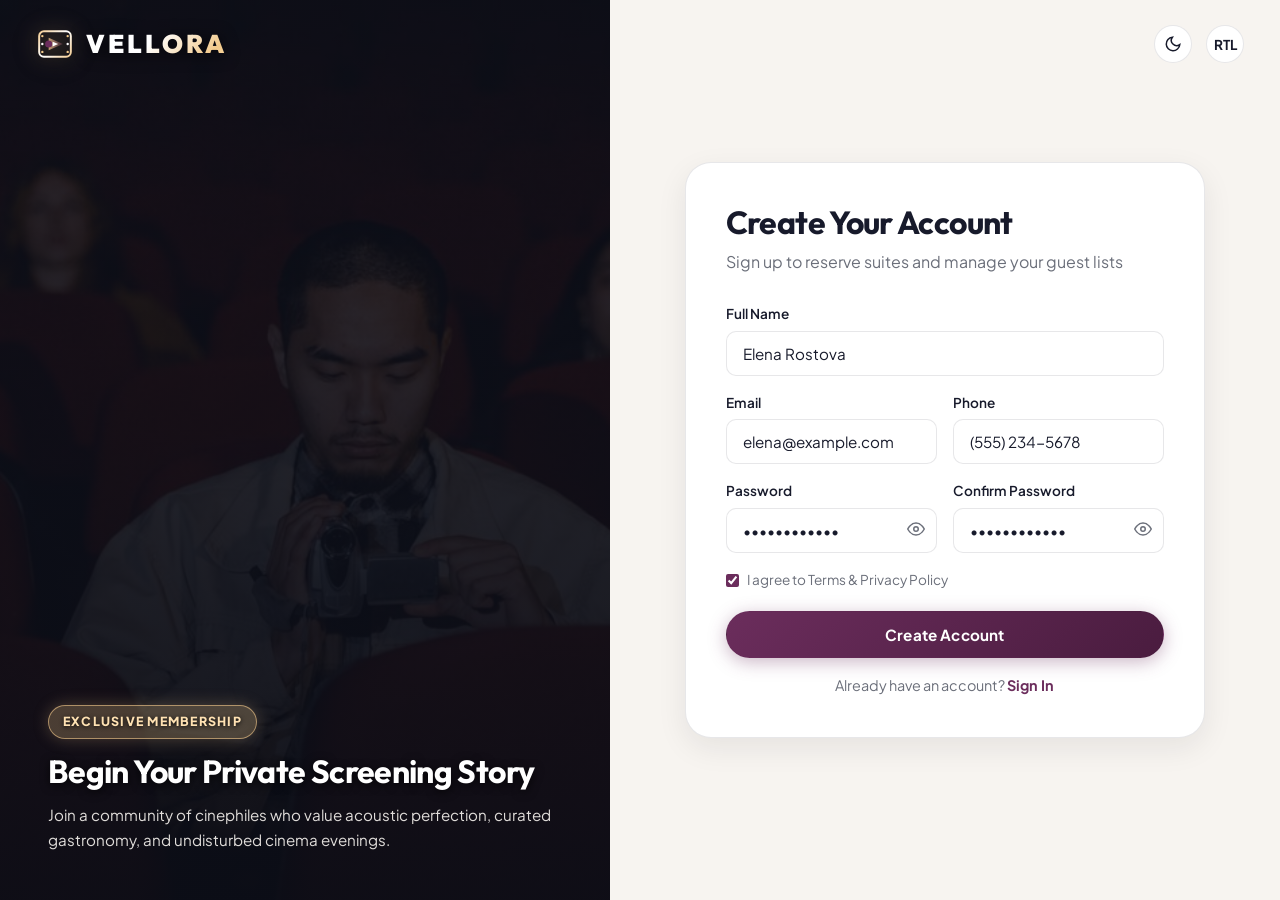
<file: register.html>
<!DOCTYPE html>
<html lang="en" data-theme="light" dir="ltr">
<head>
  <meta charset="UTF-8">
  <meta name="viewport" content="width=device-width, initial-scale=1.0">
  <title>Create Account — VELLORA Private Theaters</title>
  <meta name="description" content="Register your VELLORA private screening account for priority booking, custom catering presets, and movie vault access.">
  <link rel="icon" type="image/svg+xml" href="assets/icons/logo.svg">
  
  <link rel="stylesheet" href="assets/css/style.css">
  <link rel="stylesheet" href="assets/css/responsive.css">
</head>
<body>
  <!-- ==================== CINEMATIC PAGE PRELOADER ==================== -->
  <div id="vellora-preloader" class="vellora-preloader" aria-hidden="true">
    <div class="preloader-backdrop"></div>
    <div class="preloader-content">
      <div class="preloader-logo-wrap">
        <svg class="preloader-film-reel" viewBox="0 0 100 100" fill="none">
          <circle cx="50" cy="50" r="44" stroke="rgba(242, 201, 138, 0.2)" stroke-width="2" stroke-dasharray="6 6"/>
          <circle cx="50" cy="50" r="38" stroke="url(#preloadRingGrad)" stroke-width="3" stroke-linecap="round"/>
          <defs>
            <linearGradient id="preloadRingGrad" x1="0" y1="0" x2="100" y2="100" gradientUnits="userSpaceOnUse">
              <stop offset="0%" stop-color="#F2C98A"/>
              <stop offset="50%" stop-color="#6B2D5C"/>
              <stop offset="100%" stop-color="#F2C98A"/>
            </linearGradient>
          </defs>
        </svg>
        <svg class="preloader-brand-icon" viewBox="0 0 48 48" fill="none">
          <rect x="4" y="8" width="40" height="32" rx="6" stroke="url(#preloadLogoGrad)" stroke-width="2.5" />
          <circle cx="8" cy="14" r="1.5" fill="#6B2D5C" />
          <circle cx="8" cy="24" r="1.5" fill="#F2C98A" />
          <circle cx="8" cy="34" r="1.5" fill="#5B315F" />
          <circle cx="40" cy="14" r="1.5" fill="#6B2D5C" />
          <circle cx="40" cy="24" r="1.5" fill="#F2C98A" />
          <circle cx="40" cy="34" r="1.5" fill="#5B315F" />
          <polygon points="16,16 34,24 16,32" fill="url(#preloadBeamGrad)" />
          <circle cx="16" cy="24" r="4.5" fill="#6B2D5C" />
          <polygon points="21,21 28,24 21,27" fill="#FFFFFF" />
          <defs>
            <linearGradient id="preloadLogoGrad" x1="4" y1="4" x2="44" y2="44" gradientUnits="userSpaceOnUse">
              <stop offset="0%" stop-color="#6B2D5C" />
              <stop offset="50%" stop-color="#5B315F" />
              <stop offset="100%" stop-color="#F2C98A" />
            </linearGradient>
            <linearGradient id="preloadBeamGrad" x1="14" y1="24" x2="40" y2="24" gradientUnits="userSpaceOnUse">
              <stop offset="0%" stop-color="#F2C98A" stop-opacity="0.85" />
              <stop offset="100%" stop-color="#6B2D5C" stop-opacity="0.15" />
            </linearGradient>
          </defs>
        </svg>
      </div>
      <div class="preloader-brand-title">VELLORA</div>
      <div class="preloader-status-text">
        <span class="preloader-status-dot"></span>
        CALIBRATING PRIVATE CINEMA
      </div>
      <div class="preloader-progress-track">
        <div class="preloader-progress-bar"></div>
      </div>
    </div>
  </div>

  <!-- Top Navigation Controls: Logo on left, Theme & RTL on right -->
  <header class="auth-top-bar">
    <a href="index.html" class="brand-wrapper" aria-label="VELLORA Home">
      <svg class="brand-logo-svg" viewBox="0 0 48 48" fill="none">
        <defs>
          <linearGradient id="authNavLogoGradReg" x1="4" y1="4" x2="44" y2="44" gradientUnits="userSpaceOnUse">
            <stop offset="0%" stop-color="#F2C98A" />
            <stop offset="50%" stop-color="#FFFFFF" />
            <stop offset="100%" stop-color="#F2C98A" />
          </linearGradient>
          <linearGradient id="authNavBeamGradReg" x1="14" y1="24" x2="40" y2="24" gradientUnits="userSpaceOnUse">
            <stop offset="0%" stop-color="#F2C98A" stop-opacity="0.9" />
            <stop offset="100%" stop-color="#6B2D5C" stop-opacity="0.2" />
          </linearGradient>
        </defs>
        <rect x="4" y="8" width="40" height="32" rx="6" stroke="url(#authNavLogoGradReg)" stroke-width="2.5" />
        <circle cx="8" cy="14" r="1.5" fill="#F2C98A" />
        <circle cx="8" cy="24" r="1.5" fill="#FFFFFF" />
        <circle cx="8" cy="34" r="1.5" fill="#F2C98A" />
        <circle cx="40" cy="14" r="1.5" fill="#F2C98A" />
        <circle cx="40" cy="24" r="1.5" fill="#FFFFFF" />
        <circle cx="40" cy="34" r="1.5" fill="#F2C98A" />
        <polygon points="16,16 34,24 16,32" fill="url(#authNavBeamGradReg)" />
        <circle cx="16" cy="24" r="4.5" fill="#6B2D5C" />
        <polygon points="21,21 28,24 21,27" fill="#FFFFFF" />
      </svg>
      <span class="brand-name-text">VELLORA</span>
    </a>
    <div class="nav-controls">
      <button class="control-toggle-btn theme-toggle-btn" aria-label="Toggle Theme" title="Toggle Light/Dark Theme">
        <svg width="18" height="18" viewBox="0 0 24 24" fill="none" stroke="currentColor" stroke-width="2"><path d="M21 12.79A9 9 0 1 1 11.21 3 7 7 0 0 0 21 12.79z"/></svg>
      </button>
      <button class="control-toggle-btn rtl-toggle-btn" aria-label="Toggle Direction" title="Toggle RTL/LTR">RTL</button>
    </div>
  </header>

  <div class="auth-split-wrapper">
    <!-- Left Pane: Immersive Cinema Visual -->
    <div class="auth-media-pane">
      <img src="assets/images/auth-register-bg.jpg" alt="Vellora Private Screening Lounge" class="auth-media-bg">
      <div class="auth-media-overlay"></div>

      <div class="auth-media-quote">
        <span class="eyebrow eyebrow-warm" style="margin-bottom: 12px; display: inline-flex;">Exclusive Membership</span>
        <h3>Begin Your Private Screening Story</h3>
        <p style="color: rgba(247, 244, 240, 0.9); font-size: 0.95rem; line-height: 1.6;">Join a community of cinephiles who value acoustic perfection, curated gastronomy, and undisturbed cinema evenings.</p>
      </div>
    </div>

    <!-- Right Pane: Registration Form -->
    <div class="auth-form-pane">
      <div class="auth-card" style="max-width: 520px;">
        <div class="auth-header">
          <h2>Create Your Account</h2>
          <p>Sign up to reserve suites and manage your guest lists</p>
        </div>

        <form onsubmit="event.preventDefault(); window.showVelloraToast('Account created successfully! Redirecting...'); setTimeout(()=>location.href='dashboard.html', 1000);">
          <div class="form-group">
            <label class="form-label">Full Name</label>
            <input type="text" class="form-control" required placeholder="Elena Rostova" value="Elena Rostova">
          </div>

          <div class="form-row-2col">
            <div class="form-group">
              <label class="form-label">Email</label>
              <input type="email" class="form-control" required placeholder="elena@example.com" value="elena@example.com">
            </div>
            <div class="form-group">
              <label class="form-label">Phone</label>
              <input type="tel" class="form-control" required placeholder="(555) 234-5678" value="(555) 234-5678">
            </div>
          </div>

          <div class="form-row-2col">
            <div class="form-group">
              <label class="form-label">Password</label>
              <div class="password-input-wrap">
                <input type="password" class="form-control" required placeholder="••••••••" value="Vellora2026!">
                <button type="button" class="toggle-password-btn" aria-label="Toggle password visibility">
                  <svg width="18" height="18" viewBox="0 0 24 24" fill="none" stroke="currentColor" stroke-width="2"><path d="M1 12s4-8 11-8 11 8 11 8-4 8-11 8-11-8-11-8z"/><circle cx="12" cy="12" r="3"/></svg>
                </button>
              </div>
            </div>
            <div class="form-group">
              <label class="form-label">Confirm Password</label>
              <div class="password-input-wrap">
                <input type="password" class="form-control" required placeholder="••••••••" value="Vellora2026!">
                <button type="button" class="toggle-password-btn" aria-label="Toggle password visibility">
                  <svg width="18" height="18" viewBox="0 0 24 24" fill="none" stroke="currentColor" stroke-width="2"><path d="M1 12s4-8 11-8 11 8 11 8-4 8-11 8-11-8-11-8z"/><circle cx="12" cy="12" r="3"/></svg>
                </button>
              </div>
            </div>
          </div>

          <div style="display: flex; align-items: center; justify-content: space-between; margin-bottom: 20px;">
            <label style="display: flex; align-items: center; gap: 8px; font-size: 0.85rem; color: var(--color-muted); cursor: pointer;">
              <input type="checkbox" checked required style="accent-color: var(--color-accent);"> I agree to Terms &amp; Privacy Policy
            </label>
          </div>

          <button type="submit" class="btn btn-primary" style="width: 100%; margin-bottom: 16px;">Create Account</button>

          <p style="text-align: center; font-size: 0.9rem;">
            Already have an account? <a href="login.html" style="color: var(--color-accent); font-weight: 700;">Sign In</a>
          </p>
        </form>
      </div>
    </div>
  </div>

  <script src="assets/js/main.js"></script>
</body>
</html>
</file>
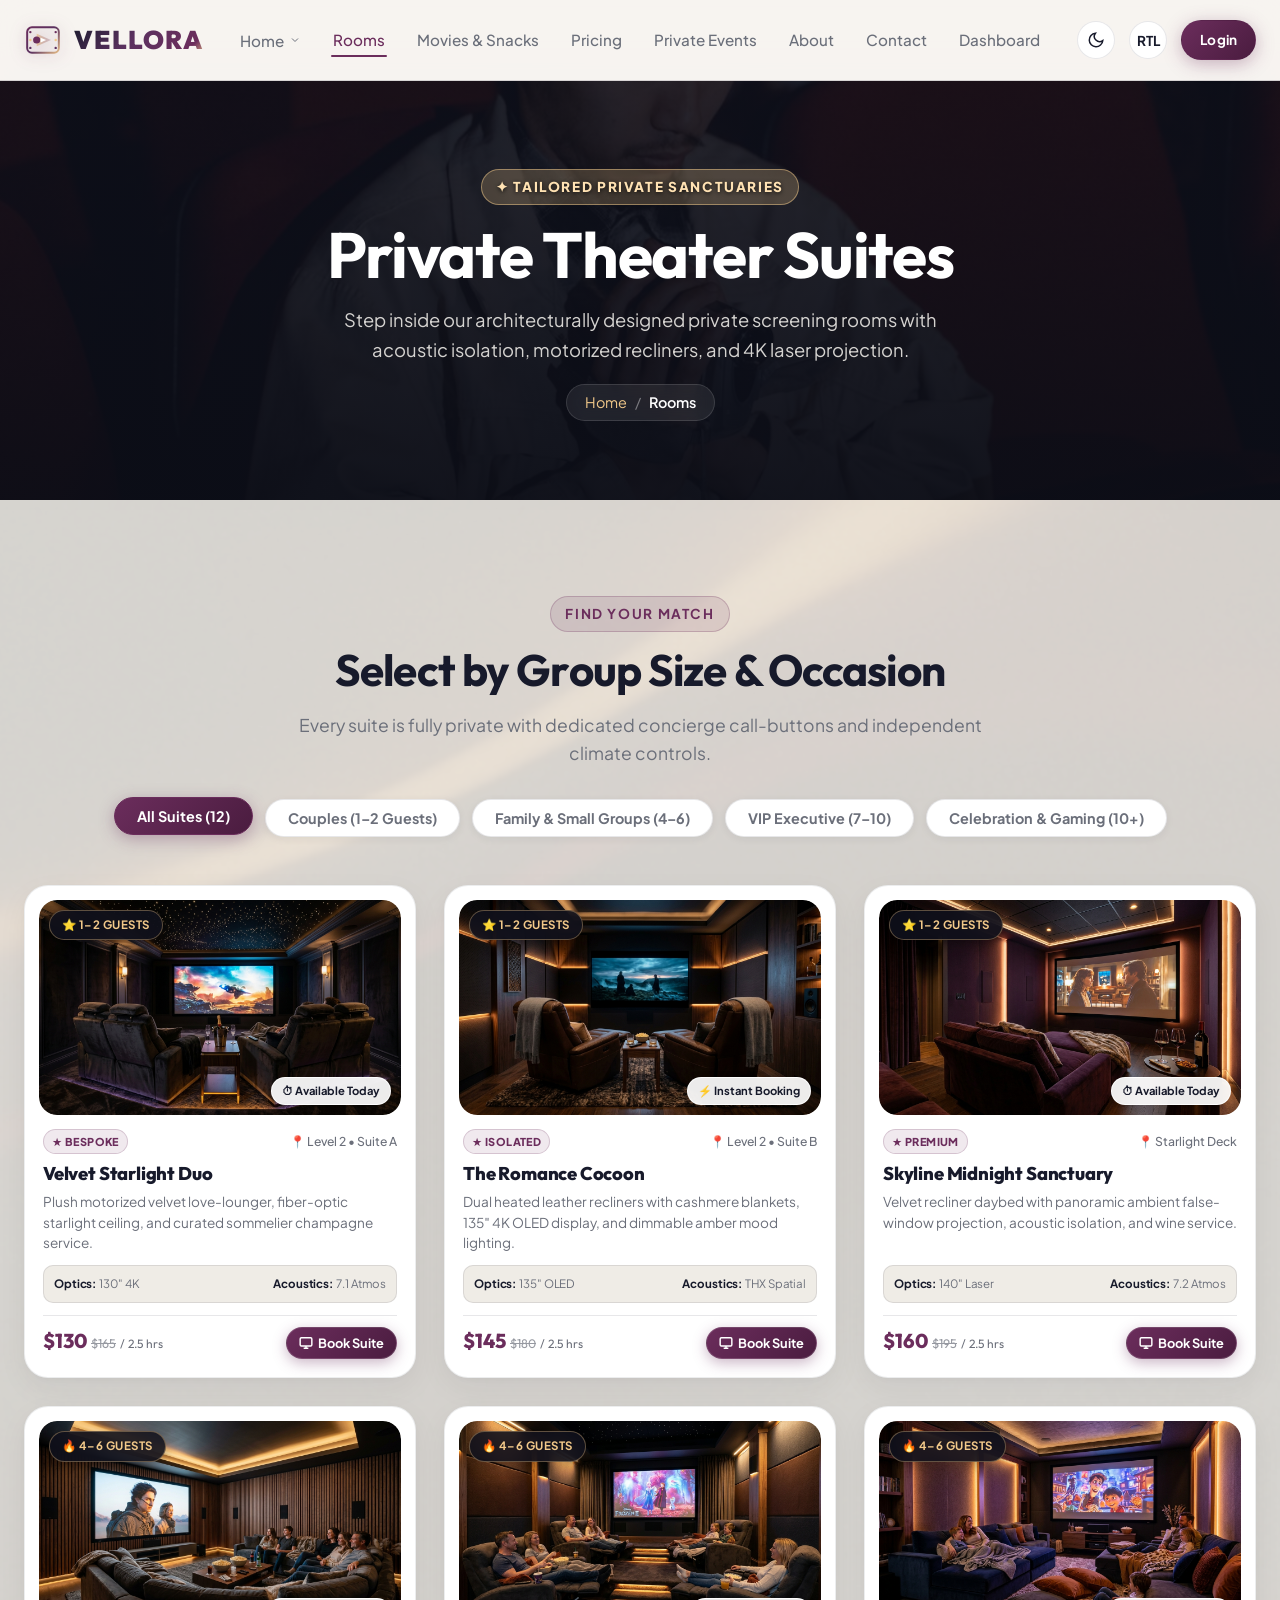
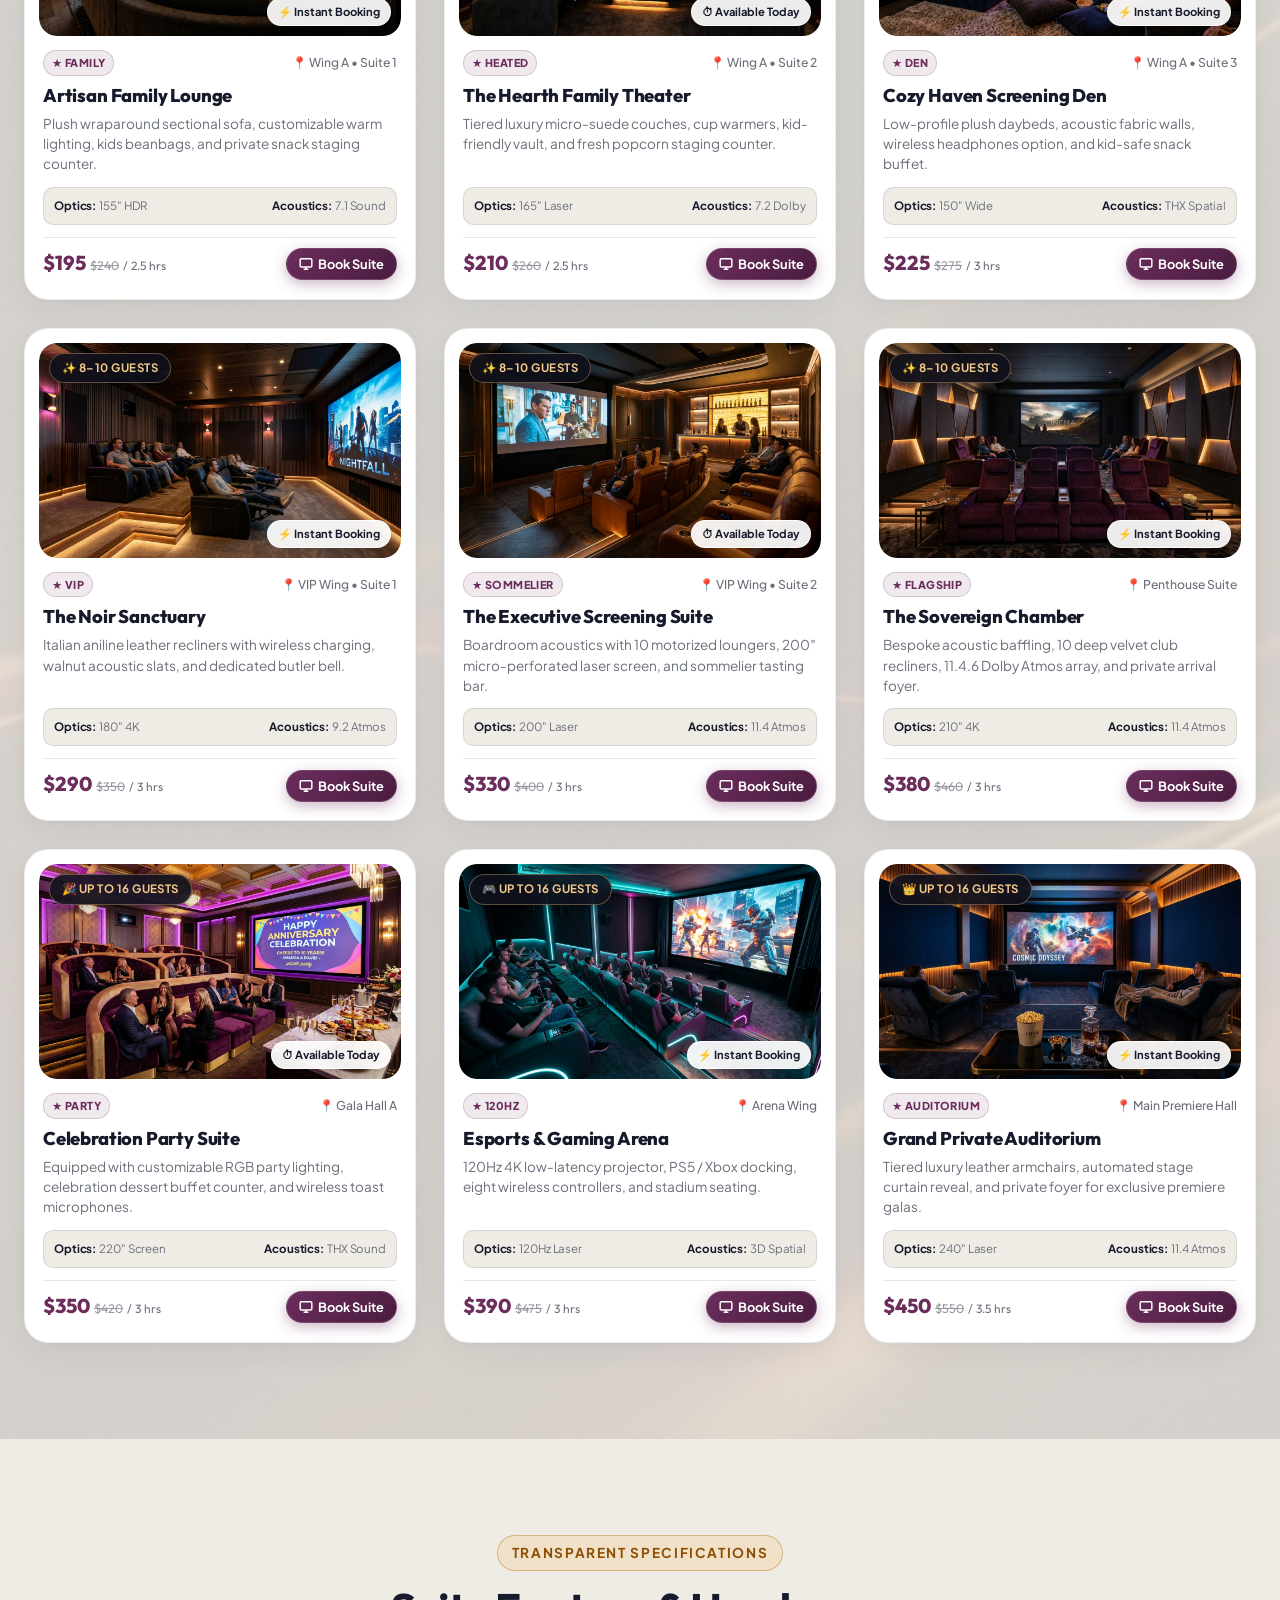
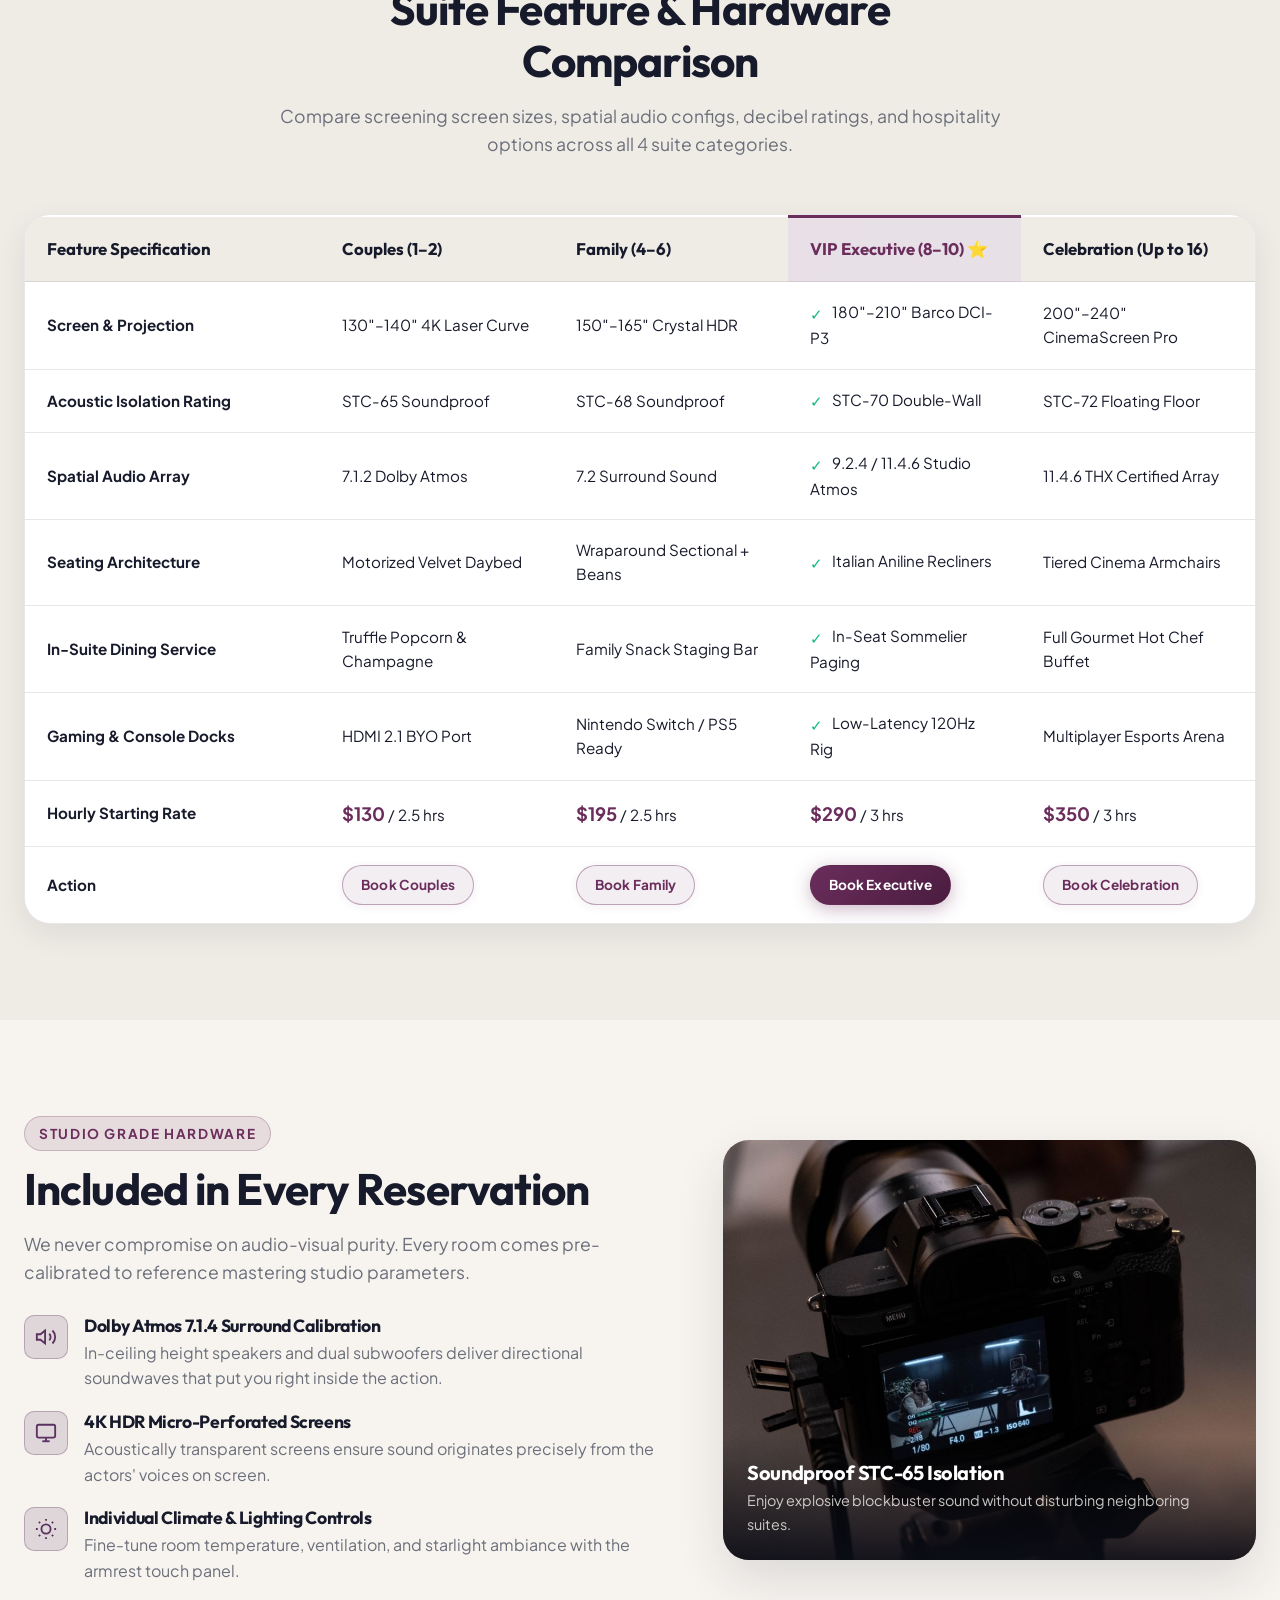
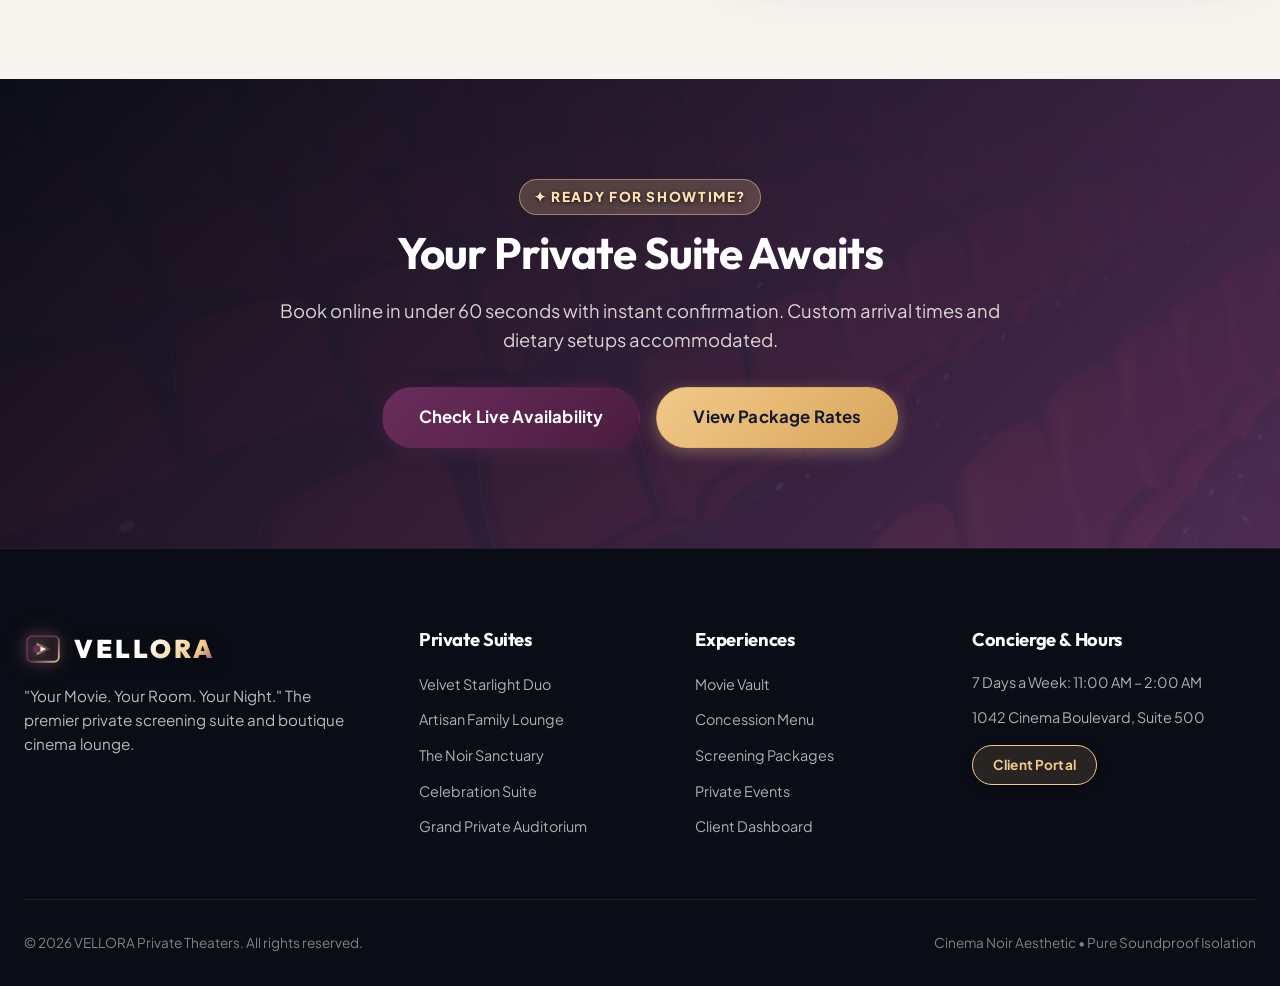
<file: rooms.html>
<!DOCTYPE html>
<html lang="en" data-theme="light" dir="ltr">
<head>
  <meta charset="UTF-8">
  <meta name="viewport" content="width=device-width, initial-scale=1.0">
  <title>Private Screening Rooms — VELLORA Private Theaters</title>
  <meta name="description" content="Explore our bespoke private movie theater rooms, from intimate 2-person velvet suites to 16-guest grand celebration auditoriums with 4K laser and Dolby Atmos.">
  <link rel="icon" type="image/svg+xml" href="assets/icons/logo.svg">
  
  <link rel="stylesheet" href="assets/css/style.css">
  <link rel="stylesheet" href="assets/css/responsive.css">
</head>
<body>
  <!-- ==================== CINEMATIC PAGE PRELOADER ==================== -->
  <div id="vellora-preloader" class="vellora-preloader" aria-hidden="true">
    <div class="preloader-backdrop"></div>
    <div class="preloader-content">
      <div class="preloader-logo-wrap">
        <svg class="preloader-film-reel" viewBox="0 0 100 100" fill="none">
          <circle cx="50" cy="50" r="44" stroke="rgba(242, 201, 138, 0.2)" stroke-width="2" stroke-dasharray="6 6"/>
          <circle cx="50" cy="50" r="38" stroke="url(#preloadRingGrad)" stroke-width="3" stroke-linecap="round"/>
          <defs>
            <linearGradient id="preloadRingGrad" x1="0" y1="0" x2="100" y2="100" gradientUnits="userSpaceOnUse">
              <stop offset="0%" stop-color="#F2C98A"/>
              <stop offset="50%" stop-color="#6B2D5C"/>
              <stop offset="100%" stop-color="#F2C98A"/>
            </linearGradient>
          </defs>
        </svg>
        <svg class="preloader-brand-icon" viewBox="0 0 48 48" fill="none">
          <rect x="4" y="8" width="40" height="32" rx="6" stroke="url(#preloadLogoGrad)" stroke-width="2.5" />
          <circle cx="8" cy="14" r="1.5" fill="#6B2D5C" />
          <circle cx="8" cy="24" r="1.5" fill="#F2C98A" />
          <circle cx="8" cy="34" r="1.5" fill="#5B315F" />
          <circle cx="40" cy="14" r="1.5" fill="#6B2D5C" />
          <circle cx="40" cy="24" r="1.5" fill="#F2C98A" />
          <circle cx="40" cy="34" r="1.5" fill="#5B315F" />
          <polygon points="16,16 34,24 16,32" fill="url(#preloadBeamGrad)" />
          <circle cx="16" cy="24" r="4.5" fill="#6B2D5C" />
          <polygon points="21,21 28,24 21,27" fill="#FFFFFF" />
          <defs>
            <linearGradient id="preloadLogoGrad" x1="4" y1="4" x2="44" y2="44" gradientUnits="userSpaceOnUse">
              <stop offset="0%" stop-color="#6B2D5C" />
              <stop offset="50%" stop-color="#5B315F" />
              <stop offset="100%" stop-color="#F2C98A" />
            </linearGradient>
            <linearGradient id="preloadBeamGrad" x1="14" y1="24" x2="40" y2="24" gradientUnits="userSpaceOnUse">
              <stop offset="0%" stop-color="#F2C98A" stop-opacity="0.85" />
              <stop offset="100%" stop-color="#6B2D5C" stop-opacity="0.15" />
            </linearGradient>
          </defs>
        </svg>
      </div>
      <div class="preloader-brand-title">VELLORA</div>
      <div class="preloader-status-text">
        <span class="preloader-status-dot"></span>
        CALIBRATING PRIVATE CINEMA
      </div>
      <div class="preloader-progress-track">
        <div class="preloader-progress-bar"></div>
      </div>
    </div>
  </div>

  <!-- ==================== SITE NAVBAR ==================== -->
  <header class="site-header">
    <div class="container nav-container">
      <a href="index.html" class="brand-wrapper" aria-label="VELLORA Home">
        <svg class="brand-logo-svg" viewBox="0 0 48 48" fill="none">
          <defs>
            <linearGradient id="navLogoGradR" x1="4" y1="4" x2="44" y2="44" gradientUnits="userSpaceOnUse">
              <stop offset="0%" stop-color="#6B2D5C" />
              <stop offset="50%" stop-color="#5B315F" />
              <stop offset="100%" stop-color="#F2C98A" />
            </linearGradient>
            <linearGradient id="navBeamGradR" x1="14" y1="24" x2="40" y2="24" gradientUnits="userSpaceOnUse">
              <stop offset="0%" stop-color="#F2C98A" stop-opacity="0.8" />
              <stop offset="100%" stop-color="#6B2D5C" stop-opacity="0.1" />
            </linearGradient>
          </defs>
          <rect x="4" y="8" width="40" height="32" rx="6" stroke="url(#navLogoGradR)" stroke-width="2.5" />
          <circle cx="8" cy="14" r="1.5" fill="#6B2D5C" />
          <circle cx="8" cy="24" r="1.5" fill="#F2C98A" />
          <circle cx="8" cy="34" r="1.5" fill="#5B315F" />
          <circle cx="40" cy="14" r="1.5" fill="#6B2D5C" />
          <circle cx="40" cy="24" r="1.5" fill="#F2C98A" />
          <circle cx="40" cy="34" r="1.5" fill="#5B315F" />
          <polygon points="16,16 34,24 16,32" fill="url(#navBeamGradR)" />
          <circle cx="16" cy="24" r="4.5" fill="#6B2D5C" />
          <polygon points="21,21 28,24 21,27" fill="#FFFFFF" />
        </svg>
        <span class="brand-name-text">VELLORA</span>
      </a>

      <ul class="nav-links">
        <li class="nav-dropdown">
          <button class="nav-link dropdown-toggle" aria-haspopup="true" aria-expanded="false">
            Home
            <svg width="12" height="12" viewBox="0 0 24 24" fill="none" stroke="currentColor" stroke-width="2"><polyline points="6 9 12 15 18 9"/></svg>
          </button>
          <ul class="dropdown-menu">
            <li><a href="index.html">Home 1 (Classic Luxe)</a></li>
            <li><a href="home-2.html">Home 2 (Cinema Pods)</a></li>
          </ul>
        </li>
        <li><a href="rooms.html" class="nav-link active">Rooms</a></li>
        <li><a href="movies-snacks.html" class="nav-link">Movies &amp; Snacks</a></li>
        <li><a href="pricing.html" class="nav-link">Pricing</a></li>
        <li><a href="parties.html" class="nav-link">Private Events</a></li>
        <li><a href="about.html" class="nav-link">About</a></li>
        <li><a href="contact.html" class="nav-link">Contact</a></li>
        <li><a href="dashboard.html" class="nav-link">Dashboard</a></li>
      </ul>

      <div class="nav-controls">
        <button class="control-toggle-btn theme-toggle-btn" aria-label="Toggle Theme">
          <svg width="18" height="18" viewBox="0 0 24 24" fill="none" stroke="currentColor" stroke-width="2"><circle cx="12" cy="12" r="5"/><path d="M12 1v2M12 21v2M4.22 4.22l1.42 1.42M18.36 18.36l1.42 1.42M1 12h2M21 12h2M4.22 19.78l1.42-1.42M18.36 5.64l1.42-1.42"/></svg>
        </button>
        <button class="control-toggle-btn rtl-toggle-btn" aria-label="Toggle Direction">RTL</button>
        <a href="login.html" class="btn btn-primary btn-sm desktop-login-btn">Login</a>
        <button class="hamburger-btn" aria-label="Open Navigation Menu">
          <span></span><span></span><span></span>
        </button>
      </div>
    </div>
  </header>

  <!-- Mobile Drawer -->
  <div class="mobile-nav-drawer">
    <ul class="mobile-nav-links">
      <li class="nav-dropdown">
        <button class="nav-link dropdown-toggle">
          Home Concepts
          <svg width="14" height="14" viewBox="0 0 24 24" fill="none" stroke="currentColor" stroke-width="2"><polyline points="6 9 12 15 18 9"/></svg>
        </button>
        <ul class="dropdown-menu">
          <li><a href="index.html">Home 1 (Classic Luxe)</a></li>
          <li><a href="home-2.html">Home 2 (Cinema Pods)</a></li>
        </ul>
      </li>
      <li><a href="rooms.html" class="nav-link active">Rooms</a></li>
      <li><a href="movies-snacks.html" class="nav-link">Movies &amp; Snacks</a></li>
      <li><a href="pricing.html" class="nav-link">Pricing</a></li>
      <li><a href="parties.html" class="nav-link">Private Events</a></li>
      <li><a href="about.html" class="nav-link">About</a></li>
      <li><a href="contact.html" class="nav-link">Contact</a></li>
      <li><a href="dashboard.html" class="nav-link">Dashboard</a></li>
    </ul>
    <div style="margin-top: auto; display: flex; flex-direction: column; gap: 12px;">
      <a href="login.html" class="btn btn-primary">Login</a>
      <a href="register.html" class="btn btn-secondary">Create Account</a>
    </div>
  </div>

  <main>
    <!-- =======================================================
         SECTION 1: INNER PAGE HERO (EXACT STANDARDIZED HEIGHT)
         ======================================================= -->
    <section class="inner-page-hero">
      <img src="assets/images/hero-rooms.jpg" alt="Vellora Private Cinema Suites Corridor" class="inner-hero-bg">
      <div class="inner-hero-overlay"></div>
      <div class="container inner-hero-content">
        <span class="eyebrow eyebrow-warm">✦ Tailored Private Sanctuaries</span>
        <h1>Private Theater Suites</h1>
        <p>Step inside our architecturally designed private screening rooms with acoustic isolation, motorized recliners, and 4K laser projection.</p>
        <ul class="breadcrumb-list">
          <li><a href="index.html">Home</a></li>
          <li><span>/</span></li>
          <li class="current">Rooms</li>
        </ul>
      </div>
    </section>

    <!-- =======================================================
         SECTION 2: CAPACITY FILTER & DETAILED ROOM SHOWCASE GRID
         ======================================================= -->
    <section class="section-spacing section-ambient-luxe" id="suites-section">
      <div class="container text-center">
        <div class="section-header" style="margin-bottom: 32px;">
          <span class="eyebrow">Find Your Match</span>
          <h2>Select by Group Size &amp; Occasion</h2>
          <p class="section-desc">Every suite is fully private with dedicated concierge call-buttons and independent climate controls.</p>
        </div>

        <!-- Primary Capacity Filter Pills -->
        <div class="category-pill-filter" id="rooms-capacity-filter" style="margin-bottom: 48px;">
          <button class="pill-btn active" data-capacity="all">All Suites (12)</button>
          <button class="pill-btn" data-capacity="couples">Couples (1–2 Guests)</button>
          <button class="pill-btn" data-capacity="family">Family &amp; Small Groups (4–6)</button>
          <button class="pill-btn" data-capacity="vip">VIP Executive (7–10)</button>
          <button class="pill-btn" data-capacity="parties">Celebration &amp; Gaming (10+)</button>
        </div>

        <!-- Empty State Container -->
        <div id="rooms-empty-state" class="rooms-empty-state" style="display: none; text-align: center;">
          <div class="empty-icon">🎬</div>
          <h3>No Suites Match Your Selected Filters</h3>
          <p>Try clearing some filters or exploring other guest capacities to find your perfect private cinema sanctuary.</p>
          <button class="btn btn-primary btn-sm" id="btn-empty-reset">Reset All Filters</button>
        </div>

        <div class="grid-3 text-start" id="rooms-grid">
          <!-- ==================== CATEGORY 1: COUPLES (1–2 GUESTS) ==================== -->
          <!-- Room 1: Velvet Starlight Duo -->
          <div class="cinema-card" data-category="couples">
            <div class="card-media">
              <img src="assets/images/room-couple-starlight.jpg" alt="Velvet Starlight Duo 2 Guests Private Suite">
              <span class="card-badge">⭐ 1–2 Guests</span>
              <span class="card-badge-bottom">⏱ Available Today</span>
            </div>
            <div class="card-body">
              <div class="card-meta-row">
                <span class="card-meta-pill">★ BESPOKE</span>
                <span class="card-location">📍 Level 2 • Suite A</span>
              </div>
              <h3 class="card-title">Velvet Starlight Duo</h3>
              <p class="card-desc">Plush motorized velvet love-lounger, fiber-optic starlight ceiling, and curated sommelier champagne service.</p>
              <div class="card-spec-box">
                <span><strong>Optics:</strong> 130" 4K</span>
                <span><strong>Acoustics:</strong> 7.1 Atmos</span>
              </div>
              <div class="card-footer">
                <div class="price-tag">
                  <span class="amount">$130</span>
                  <span class="old-price">$165</span>
                  <span class="period">/ 2.5 hrs</span>
                </div>
                <button class="btn-card-action" onclick="location.href='dashboard.html'">
                  <svg width="14" height="14" viewBox="0 0 24 24" fill="none" stroke="currentColor" stroke-width="2.5"><rect x="2" y="3" width="20" height="14" rx="2"/><line x1="8" y1="21" x2="16" y2="21"/><line x1="12" y1="17" x2="12" y2="21"/></svg>
                  Book Suite
                </button>
              </div>
            </div>
          </div>

          <!-- Room 2: The Romance Cocoon -->
          <div class="cinema-card" data-category="couples">
            <div class="card-media">
              <img src="assets/images/room-couple-romance.jpg" alt="The Romance Cocoon Intimate 2 Guests Private Cinema">
              <span class="card-badge">⭐ 1–2 Guests</span>
              <span class="card-badge-bottom">⏱ Instant Booking</span>
            </div>
            <div class="card-body">
              <div class="card-meta-row">
                <span class="card-meta-pill">★ ISOLATED</span>
                <span class="card-location">📍 Level 2 • Suite B</span>
              </div>
              <h3 class="card-title">The Romance Cocoon</h3>
              <p class="card-desc">Dual heated leather recliners with cashmere blankets, 135″ 4K OLED display, and dimmable amber mood lighting.</p>
              <div class="card-spec-box">
                <span><strong>Optics:</strong> 135" OLED</span>
                <span><strong>Acoustics:</strong> THX Spatial</span>
              </div>
              <div class="card-footer">
                <div class="price-tag">
                  <span class="amount">$145</span>
                  <span class="old-price">$180</span>
                  <span class="period">/ 2.5 hrs</span>
                </div>
                <button class="btn-card-action" onclick="location.href='dashboard.html'">
                  <svg width="14" height="14" viewBox="0 0 24 24" fill="none" stroke="currentColor" stroke-width="2.5"><rect x="2" y="3" width="20" height="14" rx="2"/><line x1="8" y1="21" x2="16" y2="21"/><line x1="12" y1="17" x2="12" y2="21"/></svg>
                  Book Suite
                </button>
              </div>
            </div>
          </div>

          <!-- Room 3: Skyline Midnight Sanctuary -->
          <div class="cinema-card" data-category="couples">
            <div class="card-media">
              <img src="assets/images/room-couple-skyline.jpg" alt="Skyline Midnight Sanctuary 2 Guests Suite">
              <span class="card-badge">⭐ 1–2 Guests</span>
              <span class="card-badge-bottom">⏱ Available Today</span>
            </div>
            <div class="card-body">
              <div class="card-meta-row">
                <span class="card-meta-pill">★ PREMIUM</span>
                <span class="card-location">📍 Starlight Deck</span>
              </div>
              <h3 class="card-title">Skyline Midnight Sanctuary</h3>
              <p class="card-desc">Velvet recliner daybed with panoramic ambient false-window projection, acoustic isolation, and wine service.</p>
              <div class="card-spec-box">
                <span><strong>Optics:</strong> 140" Laser</span>
                <span><strong>Acoustics:</strong> 7.2 Atmos</span>
              </div>
              <div class="card-footer">
                <div class="price-tag">
                  <span class="amount">$160</span>
                  <span class="old-price">$195</span>
                  <span class="period">/ 2.5 hrs</span>
                </div>
                <button class="btn-card-action" onclick="location.href='dashboard.html'">
                  <svg width="14" height="14" viewBox="0 0 24 24" fill="none" stroke="currentColor" stroke-width="2.5"><rect x="2" y="3" width="20" height="14" rx="2"/><line x1="8" y1="21" x2="16" y2="21"/><line x1="12" y1="17" x2="12" y2="21"/></svg>
                  Book Suite
                </button>
              </div>
            </div>
          </div>

          <!-- ==================== CATEGORY 2: FAMILY & SMALL GROUPS (4–6 GUESTS) ==================== -->
          <!-- Room 4: Artisan Family Lounge -->
          <div class="cinema-card" data-category="family">
            <div class="card-media">
              <img src="assets/images/room-family-artisan.jpg" alt="Artisan Family Lounge 4-6 Guests Private Cinema">
              <span class="card-badge">🔥 4–6 Guests</span>
              <span class="card-badge-bottom">⏱ Instant Booking</span>
            </div>
            <div class="card-body">
              <div class="card-meta-row">
                <span class="card-meta-pill">★ FAMILY</span>
                <span class="card-location">📍 Wing A • Suite 1</span>
              </div>
              <h3 class="card-title">Artisan Family Lounge</h3>
              <p class="card-desc">Plush wraparound sectional sofa, customizable warm lighting, kids beanbags, and private snack staging counter.</p>
              <div class="card-spec-box">
                <span><strong>Optics:</strong> 155" HDR</span>
                <span><strong>Acoustics:</strong> 7.1 Sound</span>
              </div>
              <div class="card-footer">
                <div class="price-tag">
                  <span class="amount">$195</span>
                  <span class="old-price">$240</span>
                  <span class="period">/ 2.5 hrs</span>
                </div>
                <button class="btn-card-action" onclick="location.href='dashboard.html'">
                  <svg width="14" height="14" viewBox="0 0 24 24" fill="none" stroke="currentColor" stroke-width="2.5"><rect x="2" y="3" width="20" height="14" rx="2"/><line x1="8" y1="21" x2="16" y2="21"/><line x1="12" y1="17" x2="12" y2="21"/></svg>
                  Book Suite
                </button>
              </div>
            </div>
          </div>

          <!-- Room 5: The Hearth Family Theater -->
          <div class="cinema-card" data-category="family">
            <div class="card-media">
              <img src="assets/images/room-family-hearth.jpg" alt="The Hearth Family Theater 4-6 Guests Suite">
              <span class="card-badge">🔥 4–6 Guests</span>
              <span class="card-badge-bottom">⏱ Available Today</span>
            </div>
            <div class="card-body">
              <div class="card-meta-row">
                <span class="card-meta-pill">★ HEATED</span>
                <span class="card-location">📍 Wing A • Suite 2</span>
              </div>
              <h3 class="card-title">The Hearth Family Theater</h3>
              <p class="card-desc">Tiered luxury micro-suede couches, cup warmers, kid-friendly vault, and fresh popcorn staging counter.</p>
              <div class="card-spec-box">
                <span><strong>Optics:</strong> 165" Laser</span>
                <span><strong>Acoustics:</strong> 7.2 Dolby</span>
              </div>
              <div class="card-footer">
                <div class="price-tag">
                  <span class="amount">$210</span>
                  <span class="old-price">$260</span>
                  <span class="period">/ 2.5 hrs</span>
                </div>
                <button class="btn-card-action" onclick="location.href='dashboard.html'">
                  <svg width="14" height="14" viewBox="0 0 24 24" fill="none" stroke="currentColor" stroke-width="2.5"><rect x="2" y="3" width="20" height="14" rx="2"/><line x1="8" y1="21" x2="16" y2="21"/><line x1="12" y1="17" x2="12" y2="21"/></svg>
                  Book Suite
                </button>
              </div>
            </div>
          </div>

          <!-- Room 6: Cozy Haven Screening Den -->
          <div class="cinema-card" data-category="family">
            <div class="card-media">
              <img src="assets/images/room-family-haven.jpg" alt="Cozy Haven Screening Den 4-6 Guests Private Room">
              <span class="card-badge">🔥 4–6 Guests</span>
              <span class="card-badge-bottom">⏱ Instant Booking</span>
            </div>
            <div class="card-body">
              <div class="card-meta-row">
                <span class="card-meta-pill">★ DEN</span>
                <span class="card-location">📍 Wing A • Suite 3</span>
              </div>
              <h3 class="card-title">Cozy Haven Screening Den</h3>
              <p class="card-desc">Low-profile plush daybeds, acoustic fabric walls, wireless headphones option, and kid-safe snack buffet.</p>
              <div class="card-spec-box">
                <span><strong>Optics:</strong> 150" Wide</span>
                <span><strong>Acoustics:</strong> THX Spatial</span>
              </div>
              <div class="card-footer">
                <div class="price-tag">
                  <span class="amount">$225</span>
                  <span class="old-price">$275</span>
                  <span class="period">/ 3 hrs</span>
                </div>
                <button class="btn-card-action" onclick="location.href='dashboard.html'">
                  <svg width="14" height="14" viewBox="0 0 24 24" fill="none" stroke="currentColor" stroke-width="2.5"><rect x="2" y="3" width="20" height="14" rx="2"/><line x1="8" y1="21" x2="16" y2="21"/><line x1="12" y1="17" x2="12" y2="21"/></svg>
                  Book Suite
                </button>
              </div>
            </div>
          </div>

          <!-- ==================== CATEGORY 3: VIP EXECUTIVE (8–10 GUESTS) ==================== -->
          <!-- Room 7: The Noir Sanctuary -->
          <div class="cinema-card" data-category="vip">
            <div class="card-media">
              <img src="assets/images/room-vip-noir.jpg" alt="The Noir Sanctuary VIP 8-10 Guests Private Cinema">
              <span class="card-badge">✨ 8–10 Guests</span>
              <span class="card-badge-bottom">⏱ Instant Booking</span>
            </div>
            <div class="card-body">
              <div class="card-meta-row">
                <span class="card-meta-pill">★ VIP</span>
                <span class="card-location">📍 VIP Wing • Suite 1</span>
              </div>
              <h3 class="card-title">The Noir Sanctuary</h3>
              <p class="card-desc">Italian aniline leather recliners with wireless charging, walnut acoustic slats, and dedicated butler bell.</p>
              <div class="card-spec-box">
                <span><strong>Optics:</strong> 180" 4K</span>
                <span><strong>Acoustics:</strong> 9.2 Atmos</span>
              </div>
              <div class="card-footer">
                <div class="price-tag">
                  <span class="amount">$290</span>
                  <span class="old-price">$350</span>
                  <span class="period">/ 3 hrs</span>
                </div>
                <button class="btn-card-action" onclick="location.href='dashboard.html'">
                  <svg width="14" height="14" viewBox="0 0 24 24" fill="none" stroke="currentColor" stroke-width="2.5"><rect x="2" y="3" width="20" height="14" rx="2"/><line x1="8" y1="21" x2="16" y2="21"/><line x1="12" y1="17" x2="12" y2="21"/></svg>
                  Book Suite
                </button>
              </div>
            </div>
          </div>

          <!-- Room 8: The Executive Screening Suite -->
          <div class="cinema-card" data-category="vip">
            <div class="card-media">
              <img src="assets/images/room-vip-executive.jpg" alt="Executive Screening Suite 8-10 Guests Private Hall">
              <span class="card-badge">✨ 8–10 Guests</span>
              <span class="card-badge-bottom">⏱ Available Today</span>
            </div>
            <div class="card-body">
              <div class="card-meta-row">
                <span class="card-meta-pill">★ SOMMELIER</span>
                <span class="card-location">📍 VIP Wing • Suite 2</span>
              </div>
              <h3 class="card-title">The Executive Screening Suite</h3>
              <p class="card-desc">Boardroom acoustics with 10 motorized loungers, 200″ micro-perforated laser screen, and sommelier tasting bar.</p>
              <div class="card-spec-box">
                <span><strong>Optics:</strong> 200" Laser</span>
                <span><strong>Acoustics:</strong> 11.4 Atmos</span>
              </div>
              <div class="card-footer">
                <div class="price-tag">
                  <span class="amount">$330</span>
                  <span class="old-price">$400</span>
                  <span class="period">/ 3 hrs</span>
                </div>
                <button class="btn-card-action" onclick="location.href='dashboard.html'">
                  <svg width="14" height="14" viewBox="0 0 24 24" fill="none" stroke="currentColor" stroke-width="2.5"><rect x="2" y="3" width="20" height="14" rx="2"/><line x1="8" y1="21" x2="16" y2="21"/><line x1="12" y1="17" x2="12" y2="21"/></svg>
                  Book Suite
                </button>
              </div>
            </div>
          </div>

          <!-- Room 9: The Sovereign Cinema Chamber -->
          <div class="cinema-card" data-category="vip">
            <div class="card-media">
              <img src="assets/images/room-vip-sovereign.jpg" alt="The Sovereign Cinema Chamber 8-10 Guests VIP Suite">
              <span class="card-badge">✨ 8–10 Guests</span>
              <span class="card-badge-bottom">⏱ Instant Booking</span>
            </div>
            <div class="card-body">
              <div class="card-meta-row">
                <span class="card-meta-pill">★ FLAGSHIP</span>
                <span class="card-location">📍 Penthouse Suite</span>
              </div>
              <h3 class="card-title">The Sovereign Chamber</h3>
              <p class="card-desc">Bespoke acoustic baffling, 10 deep velvet club recliners, 11.4.6 Dolby Atmos array, and private arrival foyer.</p>
              <div class="card-spec-box">
                <span><strong>Optics:</strong> 210" 4K</span>
                <span><strong>Acoustics:</strong> 11.4 Atmos</span>
              </div>
              <div class="card-footer">
                <div class="price-tag">
                  <span class="amount">$380</span>
                  <span class="old-price">$460</span>
                  <span class="period">/ 3 hrs</span>
                </div>
                <button class="btn-card-action" onclick="location.href='dashboard.html'">
                  <svg width="14" height="14" viewBox="0 0 24 24" fill="none" stroke="currentColor" stroke-width="2.5"><rect x="2" y="3" width="20" height="14" rx="2"/><line x1="8" y1="21" x2="16" y2="21"/><line x1="12" y1="17" x2="12" y2="21"/></svg>
                  Book Suite
                </button>
              </div>
            </div>
          </div>

          <!-- ==================== CATEGORY 4: CELEBRATION & GAMING (UP TO 16 GUESTS) ==================== -->
          <!-- Room 10: Celebration Party Suite -->
          <div class="cinema-card" data-category="parties">
            <div class="card-media">
              <img src="assets/images/room-party-celebration.jpg" alt="Celebration Suite Up to 16 Guests Private Theater">
              <span class="card-badge">🎉 Up to 16 Guests</span>
              <span class="card-badge-bottom">⏱ Available Today</span>
            </div>
            <div class="card-body">
              <div class="card-meta-row">
                <span class="card-meta-pill">★ PARTY</span>
                <span class="card-location">📍 Gala Hall A</span>
              </div>
              <h3 class="card-title">Celebration Party Suite</h3>
              <p class="card-desc">Equipped with customizable RGB party lighting, celebration dessert buffet counter, and wireless toast microphones.</p>
              <div class="card-spec-box">
                <span><strong>Optics:</strong> 220" Screen</span>
                <span><strong>Acoustics:</strong> THX Sound</span>
              </div>
              <div class="card-footer">
                <div class="price-tag">
                  <span class="amount">$350</span>
                  <span class="old-price">$420</span>
                  <span class="period">/ 3 hrs</span>
                </div>
                <button class="btn-card-action" onclick="location.href='dashboard.html'">
                  <svg width="14" height="14" viewBox="0 0 24 24" fill="none" stroke="currentColor" stroke-width="2.5"><rect x="2" y="3" width="20" height="14" rx="2"/><line x1="8" y1="21" x2="16" y2="21"/><line x1="12" y1="17" x2="12" y2="21"/></svg>
                  Book Suite
                </button>
              </div>
            </div>
          </div>

          <!-- Room 11: Esports Arena & Gaming Den -->
          <div class="cinema-card" data-category="parties">
            <div class="card-media">
              <img src="assets/images/room-party-gaming.jpg" alt="Esports and Gaming Private Cinema Den Up to 16 Guests">
              <span class="card-badge">🎮 Up to 16 Guests</span>
              <span class="card-badge-bottom">⏱ Instant Booking</span>
            </div>
            <div class="card-body">
              <div class="card-meta-row">
                <span class="card-meta-pill">★ 120HZ</span>
                <span class="card-location">📍 Arena Wing</span>
              </div>
              <h3 class="card-title">Esports &amp; Gaming Arena</h3>
              <p class="card-desc">120Hz 4K low-latency projector, PS5 / Xbox docking, eight wireless controllers, and stadium seating.</p>
              <div class="card-spec-box">
                <span><strong>Optics:</strong> 120Hz Laser</span>
                <span><strong>Acoustics:</strong> 3D Spatial</span>
              </div>
              <div class="card-footer">
                <div class="price-tag">
                  <span class="amount">$390</span>
                  <span class="old-price">$475</span>
                  <span class="period">/ 3 hrs</span>
                </div>
                <button class="btn-card-action" onclick="location.href='dashboard.html'">
                  <svg width="14" height="14" viewBox="0 0 24 24" fill="none" stroke="currentColor" stroke-width="2.5"><rect x="2" y="3" width="20" height="14" rx="2"/><line x1="8" y1="21" x2="16" y2="21"/><line x1="12" y1="17" x2="12" y2="21"/></svg>
                  Book Suite
                </button>
              </div>
            </div>
          </div>

          <!-- Room 12: Grand Private Auditorium -->
          <div class="cinema-card" data-category="parties">
            <div class="card-media">
              <img src="assets/images/room-party-auditorium.jpg" alt="Grand Private Auditorium Movie Suite Up to 16 Guests">
              <span class="card-badge">👑 Up to 16 Guests</span>
              <span class="card-badge-bottom">⏱ Instant Booking</span>
            </div>
            <div class="card-body">
              <div class="card-meta-row">
                <span class="card-meta-pill">★ AUDITORIUM</span>
                <span class="card-location">📍 Main Premiere Hall</span>
              </div>
              <h3 class="card-title">Grand Private Auditorium</h3>
              <p class="card-desc">Tiered luxury leather armchairs, automated stage curtain reveal, and private foyer for exclusive premiere galas.</p>
              <div class="card-spec-box">
                <span><strong>Optics:</strong> 240" Laser</span>
                <span><strong>Acoustics:</strong> 11.4 Atmos</span>
              </div>
              <div class="card-footer">
                <div class="price-tag">
                  <span class="amount">$450</span>
                  <span class="old-price">$550</span>
                  <span class="period">/ 3.5 hrs</span>
                </div>
                <button class="btn-card-action" onclick="location.href='dashboard.html'">
                  <svg width="14" height="14" viewBox="0 0 24 24" fill="none" stroke="currentColor" stroke-width="2.5"><rect x="2" y="3" width="20" height="14" rx="2"/><line x1="8" y1="21" x2="16" y2="21"/><line x1="12" y1="17" x2="12" y2="21"/></svg>
                  Book Suite
                </button>
              </div>
            </div>
          </div>
        </div>
      </div>
    </section>

    <!-- =======================================================
         SECTION 4: INTERACTIVE SUITE COMPARISON MATRIX (NEW DISTINCT LAYOUT)
         ======================================================= -->
    <section class="section-spacing" style="background: var(--color-surface-soft);">
      <div class="container">
        <div class="section-header">
          <span class="eyebrow eyebrow-warm">Transparent Specifications</span>
          <h2>Suite Feature &amp; Hardware Comparison</h2>
          <p class="section-desc">Compare screening screen sizes, spatial audio configs, decibel ratings, and hospitality options across all 4 suite categories.</p>
        </div>

        <div class="rooms-comparison-table-wrap">
          <table class="rooms-matrix-table">
            <thead>
              <tr>
                <th style="width: 24%;">Feature Specification</th>
                <th style="width: 19%;">Couples (1–2)</th>
                <th style="width: 19%;">Family (4–6)</th>
                <th class="featured-tier" style="width: 19%;">VIP Executive (8–10) ⭐</th>
                <th style="width: 19%;">Celebration (Up to 16)</th>
              </tr>
            </thead>
            <tbody>
              <tr>
                <td><strong>Screen &amp; Projection</strong></td>
                <td>130″–140″ 4K Laser Curve</td>
                <td>150″–165″ Crystal HDR</td>
                <td><span class="spec-check-icon">✓</span> 180″–210″ Barco DCI-P3</td>
                <td>200″–240″ CinemaScreen Pro</td>
              </tr>
              <tr>
                <td><strong>Acoustic Isolation Rating</strong></td>
                <td>STC-65 Soundproof</td>
                <td>STC-68 Soundproof</td>
                <td><span class="spec-check-icon">✓</span> STC-70 Double-Wall</td>
                <td>STC-72 Floating Floor</td>
              </tr>
              <tr>
                <td><strong>Spatial Audio Array</strong></td>
                <td>7.1.2 Dolby Atmos</td>
                <td>7.2 Surround Sound</td>
                <td><span class="spec-check-icon">✓</span> 9.2.4 / 11.4.6 Studio Atmos</td>
                <td>11.4.6 THX Certified Array</td>
              </tr>
              <tr>
                <td><strong>Seating Architecture</strong></td>
                <td>Motorized Velvet Daybed</td>
                <td>Wraparound Sectional + Beans</td>
                <td><span class="spec-check-icon">✓</span> Italian Aniline Recliners</td>
                <td>Tiered Cinema Armchairs</td>
              </tr>
              <tr>
                <td><strong>In-Suite Dining Service</strong></td>
                <td>Truffle Popcorn &amp; Champagne</td>
                <td>Family Snack Staging Bar</td>
                <td><span class="spec-check-icon">✓</span> In-Seat Sommelier Paging</td>
                <td>Full Gourmet Hot Chef Buffet</td>
              </tr>
              <tr>
                <td><strong>Gaming &amp; Console Docks</strong></td>
                <td>HDMI 2.1 BYO Port</td>
                <td>Nintendo Switch / PS5 Ready</td>
                <td><span class="spec-check-icon">✓</span> Low-Latency 120Hz Rig</td>
                <td>Multiplayer Esports Arena</td>
              </tr>
              <tr>
                <td><strong>Hourly Starting Rate</strong></td>
                <td><strong style="color: var(--color-accent); font-size: 1.15rem;">$130</strong> / 2.5 hrs</td>
                <td><strong style="color: var(--color-accent); font-size: 1.15rem;">$195</strong> / 2.5 hrs</td>
                <td><strong style="color: var(--color-accent); font-size: 1.15rem;">$290</strong> / 3 hrs</td>
                <td><strong style="color: var(--color-accent); font-size: 1.15rem;">$350</strong> / 3 hrs</td>
              </tr>
              <tr>
                <td><strong>Action</strong></td>
                <td><a href="dashboard.html" class="btn btn-outline btn-sm">Book Couples</a></td>
                <td><a href="dashboard.html" class="btn btn-outline btn-sm">Book Family</a></td>
                <td><a href="dashboard.html" class="btn btn-primary btn-sm">Book Executive</a></td>
                <td><a href="dashboard.html" class="btn btn-outline btn-sm">Book Celebration</a></td>
              </tr>
            </tbody>
          </table>
        </div>
      </div>
    </section>

    <!-- =======================================================
         SECTION 5: INCLUDED TECH & ACOUSTIC AMENITIES
         ======================================================= -->
    <section class="section-spacing">
      <div class="container">
        <div class="editorial-experience-grid">
          <div>
            <span class="eyebrow">Studio Grade Hardware</span>
            <h2>Included in Every Reservation</h2>
            <p class="section-desc">We never compromise on audio-visual purity. Every room comes pre-calibrated to reference mastering studio parameters.</p>

            <div class="feature-list">
              <div class="feature-list-item">
                <div class="feature-icon-badge">
                  <svg width="22" height="22" viewBox="0 0 24 24" fill="none" stroke="currentColor" stroke-width="2"><polygon points="11 5 6 9 2 9 2 15 6 15 11 19 11 5"/><path d="M19.07 4.93a10 10 0 0 1 0 14.14M15.54 8.46a5 5 0 0 1 0 7.08"/></svg>
                </div>
                <div>
                  <h4>Dolby Atmos 7.1.4 Surround Calibration</h4>
                  <p>In-ceiling height speakers and dual subwoofers deliver directional soundwaves that put you right inside the action.</p>
                </div>
              </div>

              <div class="feature-list-item">
                <div class="feature-icon-badge">
                  <svg width="22" height="22" viewBox="0 0 24 24" fill="none" stroke="currentColor" stroke-width="2"><rect x="2" y="3" width="20" height="14" rx="2"/><line x1="8" y1="21" x2="16" y2="21"/><line x1="12" y1="17" x2="12" y2="21"/></svg>
                </div>
                <div>
                  <h4>4K HDR Micro-Perforated Screens</h4>
                  <p>Acoustically transparent screens ensure sound originates precisely from the actors' voices on screen.</p>
                </div>
              </div>

              <div class="feature-list-item">
                <div class="feature-icon-badge">
                  <svg width="22" height="22" viewBox="0 0 24 24" fill="none" stroke="currentColor" stroke-width="2"><circle cx="12" cy="12" r="5"/><path d="M12 1v2M12 21v2M4.22 4.22l1.42 1.42M18.36 18.36l1.42 1.42M1 12h2M21 12h2M4.22 19.78l1.42-1.42M18.36 5.64l1.42-1.42"/></svg>
                </div>
                <div>
                  <h4>Individual Climate &amp; Lighting Controls</h4>
                  <p>Fine-tune room temperature, ventilation, and starlight ambiance with the armrest touch panel.</p>
                </div>
              </div>
            </div>
          </div>

          <div style="position: relative; border-radius: var(--radius-lg); overflow: hidden; box-shadow: var(--shadow-lg);">
            <img src="assets/images/amenity-atmos.jpg" alt="Acoustic Engineering and Dolby Atmos Setup" style="width: 100%; height: 420px; object-fit: cover;">
            <div style="position: absolute; bottom: 0; left: 0; right: 0; padding: 24px; background: linear-gradient(0deg, rgba(11,13,22,0.9) 0%, transparent 100%); color: #FFFFFF;">
              <h4 style="color: #FFFFFF; margin-bottom: 4px;">Soundproof STC-65 Isolation</h4>
              <p style="color: rgba(247,244,240,0.8); font-size: 0.9rem;">Enjoy explosive blockbuster sound without disturbing neighboring suites.</p>
            </div>
          </div>
        </div>
      </div>
    </section>

    <!-- =======================================================
         SECTION 5: ROOM BOOKING FAQ & CONCIERGE CTA
         ======================================================= -->
    <section class="fullwidth-cta-section">
      <img src="assets/images/cta-rooms-suite.jpg" alt="Vellora Private Screening Suite Atmosphere" class="cta-bg">
      <div class="cta-overlay"></div>
      
      <div class="container">
        <div class="cta-content">
          <span class="eyebrow eyebrow-warm">✦ Ready for Showtime?</span>
          <h2>Your Private Suite Awaits</h2>
          <p>Book online in under 60 seconds with instant confirmation. Custom arrival times and dietary setups accommodated.</p>
          <div class="cta-buttons">
            <a href="dashboard.html" class="btn btn-primary btn-lg">Check Live Availability</a>
            <a href="pricing.html" class="btn btn-secondary btn-lg">View Package Rates</a>
          </div>
        </div>
      </div>
    </section>
  </main>

  <!-- ==================== FOOTER ==================== -->
  <footer class="site-footer">
    <div class="container">
      <div class="footer-grid">
        <div class="footer-brand">
          <a href="index.html" class="brand-wrapper" style="color: #FFFFFF;">
            <svg class="brand-logo-svg" viewBox="0 0 48 48" fill="none">
              <rect x="4" y="8" width="40" height="32" rx="6" stroke="url(#navLogoGradR)" stroke-width="2.5" />
              <polygon points="16,16 34,24 16,32" fill="url(#navBeamGradR)" />
              <circle cx="16" cy="24" r="4.5" fill="#6B2D5C" />
              <polygon points="21,21 28,24 21,27" fill="#FFFFFF" />
            </svg>
            <span class="brand-name-text">VELLORA</span>
          </a>
          <p>"Your Movie. Your Room. Your Night." The premier private screening suite and boutique cinema lounge.</p>
        </div>

        <div class="footer-col">
          <h4>Private Suites</h4>
          <ul class="footer-links">
            <li><a href="rooms.html">Velvet Starlight Duo</a></li>
            <li><a href="rooms.html">Artisan Family Lounge</a></li>
            <li><a href="rooms.html">The Noir Sanctuary</a></li>
            <li><a href="rooms.html">Celebration Suite</a></li>
            <li><a href="rooms.html">Grand Private Auditorium</a></li>
          </ul>
        </div>

        <div class="footer-col">
          <h4>Experiences</h4>
          <ul class="footer-links">
            <li><a href="movies-snacks.html">Movie Vault</a></li>
            <li><a href="movies-snacks.html">Concession Menu</a></li>
            <li><a href="pricing.html">Screening Packages</a></li>
            <li><a href="parties.html">Private Events</a></li>
            <li><a href="dashboard.html">Client Dashboard</a></li>
          </ul>
        </div>

        <div class="footer-col">
          <h4>Concierge &amp; Hours</h4>
          <p style="color: rgba(247, 244, 240, 0.7); font-size: 0.9rem; margin-bottom: 12px;">7 Days a Week: 11:00 AM – 2:00 AM</p>
          <p style="color: rgba(247, 244, 240, 0.7); font-size: 0.9rem; margin-bottom: 16px;">1042 Cinema Boulevard, Suite 500</p>
          <a href="dashboard.html" class="btn btn-outline btn-sm" style="color: #FFFFFF; border-color: rgba(255,255,255,0.2);">Client Portal</a>
        </div>
      </div>

      <div class="footer-bottom">
        <span>&copy; 2026 VELLORA Private Theaters. All rights reserved.</span>
        <span>Cinema Noir Aesthetic &bull; Pure Soundproof Isolation</span>
      </div>
    </div>
  </footer>

  <button class="back-to-top" aria-label="Back to top">
    <svg width="20" height="20" viewBox="0 0 24 24" fill="none" stroke="currentColor" stroke-width="2"><polyline points="18 15 12 9 6 15"/></svg>
  </button>

  <script src="assets/js/main.js"></script>
</body>
</html>
</file>
<file: assets/css/style.css>
/* ==========================================================================
   VELLORA — Private Movie Theater Rental
   Design Theme: "Cinema Noir"
   ========================================================================== */

@import url('https://fonts.googleapis.com/css2?family=Outfit:wght@300;400;500;600;700;800&family=Plus+Jakarta+Sans:wght@300;400;500;600;700&display=swap');

/* --- Root Design Variables (Light Mode Default) --- */
:root {
  --color-primary: #171A2B;
  --color-secondary: #5B315F;
  --color-accent: #6B2D5C;
  --color-accent-hover: #542048;
  --color-warm: #F2C98A;
  --color-warm-rgb: 242, 201, 138;
  --color-bg: #F7F4F0;
  --color-surface: #FFFFFF;
  --color-surface-soft: #EFECE6;
  --color-text: #171A2B;
  --color-muted: #6B6F7A;
  --color-border: rgba(23, 26, 43, 0.1);
  --color-border-hover: rgba(107, 45, 92, 0.4);
  
  --color-dark-bg: #0B0D16;
  --color-dark-surface: #151827;

  /* Card & Glass Tokens */
  --card-bg: #FFFFFF;
  --card-border: rgba(23, 26, 43, 0.08);
  --glass-bg: rgba(255, 255, 255, 0.85);
  --glass-border: rgba(255, 255, 255, 0.4);
  --nav-bg: rgba(247, 244, 240, 0.92);
  
  /* Shadows & Glows */
  --shadow-sm: 0 2px 8px rgba(23, 26, 43, 0.06);
  --shadow-md: 0 10px 30px rgba(23, 26, 43, 0.08);
  --shadow-lg: 0 20px 50px rgba(23, 26, 43, 0.12);
  --glow-warm: 0 0 35px rgba(242, 201, 138, 0.35);
  --glow-accent: 0 0 30px rgba(107, 45, 92, 0.3);

  /* Dimensions & Spacing */
  --container-max-width: 1320px;
  --radius-sm: 10px;
  --radius-md: 18px;
  --radius-lg: 26px;
  --radius-xl: 34px;
  --radius-full: 9999px;
  --inner-hero-height: 420px;

  /* Fonts */
  --font-heading: 'Outfit', sans-serif;
  --font-body: 'Plus Jakarta Sans', sans-serif;
  --transition-fast: 0.2s ease;
  --transition-normal: 0.35s cubic-bezier(0.16, 1, 0.3, 1);
}

/* --- Dark Mode Theme Overrides --- */
[data-theme="dark"] {
  --color-accent: #D882C7;
  --color-accent-hover: #E8A0D9;
  --color-bg: #0B0D16;
  --color-surface: #151827;
  --color-surface-soft: #1E2235;
  --color-text: #F7F4F0;
  --color-muted: #9BA1B0;
  --color-border: rgba(247, 244, 240, 0.1);
  --color-border-hover: rgba(107, 45, 92, 0.5);

  --card-bg: #151827;
  --card-border: rgba(255, 255, 255, 0.08);
  --glass-bg: rgba(21, 24, 39, 0.88);
  --glass-border: rgba(255, 255, 255, 0.07);
  --nav-bg: rgba(11, 13, 22, 0.94);

  --shadow-sm: 0 2px 8px rgba(0, 0, 0, 0.3);
  --shadow-md: 0 10px 30px rgba(0, 0, 0, 0.45);
  --shadow-lg: 0 25px 60px rgba(0, 0, 0, 0.65);
  --glow-warm: 0 0 35px rgba(242, 201, 138, 0.22);
}

/* --- Reset & Base Styles --- */
*, *::before, *::after {
  box-sizing: border-box;
  margin: 0;
  padding: 0;
}

html {
  scroll-behavior: smooth;
  font-size: 16px;
}

body {
  font-family: var(--font-body);
  background-color: var(--color-bg);
  color: var(--color-text);
  line-height: 1.6;
  overflow-x: hidden;
  transition: background-color var(--transition-normal), color var(--transition-normal);
  -webkit-font-smoothing: antialiased;
}

/* --- Typography --- */
h1, h2, h3, h4, h5, h6 {
  font-family: var(--font-heading);
  color: var(--color-text);
  font-weight: 700;
  line-height: 1.2;
  letter-spacing: -0.02em;
}

h1 { font-size: clamp(2.4rem, 5vw, 4rem); }
h2 { font-size: clamp(1.85rem, 3.5vw, 2.75rem); }
h3 { font-size: clamp(1.35rem, 2.5vw, 1.85rem); }
h4 { font-size: 1.25rem; }
p { color: var(--color-muted); font-size: 1rem; }

a {
  color: inherit;
  text-decoration: none;
  transition: color var(--transition-fast);
}

img {
  max-width: 100%;
  height: auto;
  display: block;
}

button, input, select, textarea {
  font-family: inherit;
  font-size: inherit;
}

/* --- Layout Containers --- */
.container {
  width: 100%;
  max-width: var(--container-max-width);
  margin-left: auto;
  margin-right: auto;
  padding-left: 24px;
  padding-right: 24px;
}

.section-spacing {
  padding-top: 96px;
  padding-bottom: 96px;
  position: relative;
}

.section-header {
  text-align: center;
  max-width: 720px;
  margin: 0 auto 56px auto;
}

.eyebrow {
  display: inline-flex;
  align-items: center;
  gap: 8px;
  font-size: 0.85rem;
  text-transform: uppercase;
  letter-spacing: 0.12em;
  font-weight: 700;
  color: var(--color-accent);
  margin-bottom: 12px;
  background: rgba(107, 45, 92, 0.12);
  padding: 6px 14px;
  border-radius: var(--radius-full);
  border: 1px solid rgba(107, 45, 92, 0.25);
}

.eyebrow-warm {
  color: #8C4E03;
  background: rgba(242, 201, 138, 0.32);
  border: 1px solid rgba(180, 115, 20, 0.4);
}

[data-theme="dark"] .eyebrow {
  color: #E8A0D9;
  background: rgba(216, 130, 199, 0.16);
  border-color: rgba(216, 130, 199, 0.32);
}

[data-theme="dark"] .eyebrow-warm {
  color: #F7D7A3;
  background: rgba(242, 201, 138, 0.16);
  border-color: rgba(242, 201, 138, 0.4);
}

/* Dark Hero / CTA Overlays & Floating Image Badges */
.home-hero-section .eyebrow-warm,
.hero-text-content .eyebrow-warm,
.home-hero-container .eyebrow-warm,
.h1-console-card .eyebrow-warm,
.inner-page-hero .eyebrow-warm,
.inner-hero-content .eyebrow-warm,
.hero-content .eyebrow-warm,
.h2-panoramic-hero .eyebrow-warm,
.cta-content .eyebrow-warm,
.fullwidth-cta-section .eyebrow-warm,
.auth-hero-pane .eyebrow-warm,
.card-media .eyebrow-warm,
#event-inquiry .eyebrow-warm,
#event-inquiry .eyebrow,
[style*="var(--color-primary)"] .eyebrow-warm,
[style*="var(--color-primary)"] .eyebrow,
[style*="linear-gradient"] > .eyebrow-warm {
  color: #FFE2B3 !important;
  background: rgba(242, 201, 138, 0.22) !important;
  border: 1px solid rgba(242, 201, 138, 0.5) !important;
  font-weight: 800 !important;
  text-shadow: 0 1px 4px rgba(0, 0, 0, 0.8) !important;
}

.card-body .eyebrow {
  font-size: 0.72rem;
  letter-spacing: 0.05em;
  padding: 3px 10px;
  margin-bottom: 8px;
  white-space: nowrap;
  display: inline-flex;
  align-items: center;
  width: fit-content;
  max-width: 100%;
  overflow: hidden;
  text-overflow: ellipsis;
}

.section-desc {
  margin-top: 14px;
  font-size: 1.1rem;
}

/* --- Cinematic Visual Accents --- */
.film-frame-decor {
  position: relative;
}
.film-frame-decor::after {
  content: '';
  position: absolute;
  inset: -6px;
  border: 1px dashed rgba(242, 201, 138, 0.35);
  border-radius: inherit;
  pointer-events: none;
}

.spotlight-glow {
  position: absolute;
  width: 500px;
  height: 500px;
  border-radius: 50%;
  background: radial-gradient(circle, rgba(91, 49, 95, 0.25) 0%, rgba(107, 45, 92, 0.08) 45%, transparent 70%);
  pointer-events: none;
  z-index: 0;
  filter: blur(40px);
}

/* --- Buttons & CTAs --- */
.btn {
  display: inline-flex;
  align-items: center;
  justify-content: center;
  gap: 10px;
  padding: 13px 28px;
  border-radius: var(--radius-full);
  font-weight: 700;
  font-size: 0.95rem;
  letter-spacing: 0.01em;
  cursor: pointer;
  transition: all var(--transition-normal);
  border: 1px solid transparent;
  text-align: center;
  white-space: nowrap;
}

.btn-primary {
  background: linear-gradient(135deg, var(--color-accent) 0%, #4A1C3F 100%);
  color: #FFFFFF !important;
  box-shadow: 0 4px 18px rgba(107, 45, 92, 0.35);
}

.btn-primary:hover {
  transform: translateY(-2px);
  box-shadow: 0 8px 25px rgba(107, 45, 92, 0.5);
  background: linear-gradient(135deg, #7E366D 0%, #542048 100%);
}

.btn-secondary {
  background: linear-gradient(135deg, #F2C98A 0%, #D8A55B 100%);
  color: #171A2B !important;
  font-weight: 700;
  border: 1px solid rgba(216, 165, 91, 0.5);
  box-shadow: 0 4px 16px rgba(242, 201, 138, 0.35);
}

.btn-secondary:hover {
  background: linear-gradient(135deg, #E6B56E 0%, #C89445 100%);
  border-color: rgba(216, 165, 91, 0.8);
  box-shadow: 0 8px 24px rgba(242, 201, 138, 0.55);
  transform: translateY(-2px);
}

.btn-warm {
  background: linear-gradient(135deg, var(--color-warm) 0%, #D8B06F 100%);
  color: #171A2B !important;
  box-shadow: var(--glow-warm);
}

.btn-warm:hover {
  transform: translateY(-2px);
  box-shadow: 0 8px 25px rgba(242, 201, 138, 0.5);
}

.btn-outline {
  background: rgba(107, 45, 92, 0.08);
  color: #6B2D5C !important;
  border: 1.5px solid rgba(107, 45, 92, 0.4);
  font-weight: 700;
  box-shadow: 0 2px 8px rgba(107, 45, 92, 0.08);
}

.btn-outline:hover {
  border-color: #6B2D5C !important;
  color: #FFFFFF !important;
  background: linear-gradient(135deg, #6B2D5C 0%, #4A1C3F 100%) !important;
  transform: translateY(-2px);
  box-shadow: 0 6px 20px rgba(107, 45, 92, 0.35);
}

[data-theme="dark"] .btn-outline {
  background: rgba(216, 130, 199, 0.12);
  color: #E8A0D9 !important;
  border: 1.5px solid rgba(216, 130, 199, 0.4);
}

[data-theme="dark"] .btn-outline:hover {
  background: linear-gradient(135deg, #D882C7 0%, #934280 100%) !important;
  color: #0B0D16 !important;
  border-color: #D882C7 !important;
  box-shadow: 0 6px 20px rgba(216, 130, 199, 0.4);
}

.btn-sm {
  padding: 8px 18px;
  font-size: 0.85rem;
}

.btn-lg {
  padding: 16px 36px;
  font-size: 1.05rem;
}

/* --- Header & Navbar --- */
.site-header {
  position: fixed;
  top: 0;
  left: 0;
  width: 100%;
  z-index: 1000;
  background: var(--nav-bg);
  backdrop-filter: blur(16px);
  -webkit-backdrop-filter: blur(16px);
  border-bottom: 1px solid var(--color-border);
  transition: all var(--transition-normal);
}

.site-header.scrolled {
  box-shadow: var(--shadow-md);
}

.nav-container {
  display: flex;
  align-items: center;
  justify-content: space-between;
  height: 80px;
  gap: 20px;
}

.brand-wrapper {
  display: flex;
  align-items: center;
  gap: 12px;
  font-family: var(--font-heading);
  font-size: 1.6rem;
  font-weight: 800;
  letter-spacing: 0.04em;
  color: var(--color-text);
  text-decoration: none;
}

.brand-wrapper .brand-logo-svg {
  width: 38px;
  height: 38px;
  flex-shrink: 0;
  filter: drop-shadow(0 2px 8px rgba(107, 45, 92, 0.35));
  transition: transform var(--transition-fast);
}

.brand-wrapper:hover .brand-logo-svg {
  transform: scale(1.05);
}

.brand-name-text {
  background: linear-gradient(135deg, #171A2B 0%, #5B315F 45%, #6B2D5C 85%, #F2C98A 100%);
  -webkit-background-clip: text;
  -webkit-text-fill-color: transparent;
  font-weight: 900;
  letter-spacing: 0.05em;
  display: inline-block;
}

[data-theme="dark"] .brand-name-text,
.auth-top-bar .brand-name-text,
.auth-media-pane .brand-name-text,
.site-footer .brand-name-text {
  background: linear-gradient(135deg, #FFFFFF 0%, #FFFFFF 45%, #F2C98A 85%, #FFE2B3 100%) !important;
  -webkit-background-clip: text !important;
  -webkit-text-fill-color: transparent !important;
  font-weight: 900 !important;
  letter-spacing: 0.12em !important;
  filter: drop-shadow(0 2px 8px rgba(0, 0, 0, 0.8));
}

.auth-top-bar .brand-logo-svg {
  filter: drop-shadow(0 0 10px rgba(242, 201, 138, 0.45)) drop-shadow(0 2px 8px rgba(0, 0, 0, 0.8));
}

.nav-links {
  display: flex;
  align-items: center;
  gap: 28px;
  list-style: none;
}

.nav-link {
  font-weight: 500;
  font-size: 0.95rem;
  color: var(--color-muted);
  position: relative;
  padding: 8px 2px;
  transition: color var(--transition-fast);
}

.nav-link:hover, .nav-link.active {
  color: var(--color-accent);
}

.nav-link.active::after {
  content: '';
  position: absolute;
  bottom: 0;
  left: 0;
  width: 100%;
  height: 2px;
  background: var(--color-accent);
  border-radius: var(--radius-full);
}

/* --- Dropdown Navigation --- */
.nav-dropdown {
  position: relative;
}

.dropdown-toggle {
  display: inline-flex;
  align-items: center;
  gap: 5px;
  cursor: pointer;
  background: none;
  border: none;
  font-family: inherit;
}

.dropdown-toggle svg {
  transition: transform var(--transition-fast);
}

.nav-dropdown:hover .dropdown-toggle svg,
.nav-dropdown.open .dropdown-toggle svg {
  transform: rotate(180deg);
}

.dropdown-menu {
  position: absolute;
  top: calc(100% + 8px);
  left: 0;
  min-width: 190px;
  background: var(--card-bg);
  border: 1px solid var(--card-border);
  border-radius: var(--radius-md);
  padding: 8px;
  list-style: none;
  box-shadow: var(--shadow-lg);
  opacity: 0;
  visibility: hidden;
  transform: translateY(10px);
  transition: all var(--transition-normal);
  z-index: 1100;
}

.nav-dropdown:hover .dropdown-menu,
.nav-dropdown.open .dropdown-menu {
  opacity: 1;
  visibility: visible;
  transform: translateY(0);
}

.dropdown-menu li {
  margin: 0;
}

.dropdown-menu li a {
  display: flex;
  align-items: center;
  justify-content: space-between;
  padding: 10px 14px;
  font-size: 0.9rem;
  font-weight: 500;
  color: var(--color-muted);
  border-radius: var(--radius-sm);
  transition: all var(--transition-fast);
}

.dropdown-menu li a:hover,
.dropdown-menu li a.active {
  background: rgba(107, 45, 92, 0.1);
  color: var(--color-accent);
}

.dropdown-menu li a.active {
  font-weight: 700;
}

/* Mobile Dropdown */
.mobile-nav-links .nav-dropdown {
  width: 100%;
}

.mobile-nav-links .nav-dropdown .dropdown-toggle {
  width: 100%;
  justify-content: space-between;
  font-size: 1.05rem;
  font-weight: 600;
  padding: 10px 0;
  color: var(--color-text);
  border: none;
  background: transparent;
}

.mobile-nav-links .nav-dropdown .dropdown-menu {
  position: static;
  opacity: 1;
  visibility: visible;
  transform: none;
  box-shadow: none;
  border: 1px solid var(--color-border);
  background: var(--color-surface-soft);
  margin-top: 6px;
  display: none;
  padding: 6px 8px;
}

.mobile-nav-links .nav-dropdown.open .dropdown-menu {
  display: block;
}

.nav-controls {
  display: flex;
  align-items: center;
  gap: 14px;
}

.control-toggle-btn {
  background: var(--color-surface);
  border: 1px solid var(--color-border);
  color: var(--color-text);
  width: 38px;
  height: 38px;
  border-radius: var(--radius-full);
  display: flex;
  align-items: center;
  justify-content: center;
  cursor: pointer;
  font-size: 0.85rem;
  font-weight: 700;
  transition: all var(--transition-fast);
}

.control-toggle-btn:hover {
  border-color: var(--color-accent);
  color: var(--color-accent);
  transform: scale(1.05);
}

.hamburger-btn {
  display: none;
  background: var(--color-surface);
  border: 1px solid var(--color-border);
  border-radius: var(--radius-full);
  cursor: pointer;
  width: 38px;
  height: 38px;
  min-width: 38px;
  min-height: 38px;
  flex-direction: column;
  justify-content: center;
  align-items: center;
  gap: 4px;
  padding: 0;
  color: var(--color-text);
  transition: all var(--transition-fast);
}

.hamburger-btn:hover {
  border-color: var(--color-accent);
  color: var(--color-accent);
  transform: scale(1.05);
}

.hamburger-btn span {
  width: 16px;
  height: 2px;
  background-color: currentColor;
  border-radius: 2px;
  transition: all var(--transition-normal);
}

.hamburger-btn.active span:nth-child(1) {
  transform: translateY(6px) rotate(45deg);
}
.hamburger-btn.active span:nth-child(2) {
  opacity: 0;
}
.hamburger-btn.active span:nth-child(3) {
  transform: translateY(-6px) rotate(-45deg);
}

/* --- Mobile / Tablet Nav Drawer --- */
.mobile-nav-drawer {
  position: fixed;
  top: 70px;
  left: 0;
  width: 100%;
  height: calc(100vh - 70px);
  background: var(--nav-bg);
  backdrop-filter: blur(24px);
  -webkit-backdrop-filter: blur(24px);
  border-top: 1px solid var(--color-border);
  padding: 24px 20px;
  display: flex;
  flex-direction: column;
  gap: 20px;
  transform: translateY(-10px);
  opacity: 0;
  visibility: hidden;
  pointer-events: none;
  transition: transform 0.32s cubic-bezier(0.16, 1, 0.3, 1),
              opacity 0.28s ease,
              visibility 0.32s;
  z-index: 999;
  overflow-y: auto;
  -webkit-overflow-scrolling: touch;
}

.mobile-nav-drawer.open {
  transform: translateY(0);
  opacity: 1;
  visibility: visible;
  pointer-events: auto;
}

.mobile-nav-links {
  list-style: none;
  display: flex;
  flex-direction: column;
  gap: 12px;
}

.mobile-nav-links .nav-link {
  font-size: 1.05rem;
  font-weight: 600;
  display: block;
  padding: 8px 0;
  color: var(--color-text);
}

.mobile-nav-links .nav-link::after {
  display: none !important;
}

.mobile-nav-links .nav-link.active {
  color: var(--color-accent);
}

:root {
  --header-height: 80px;
  --inner-hero-height: 420px;
}

/* --- Standardized Inner Page Hero (Dynamic Responsive Flex Height) --- */
.inner-page-hero {
  min-height: var(--inner-hero-height, 420px);
  height: auto;
  padding: 60px 20px 50px 20px;
  position: relative;
  display: flex;
  align-items: center;
  justify-content: center;
  text-align: center;
  margin-top: var(--header-height, 80px);
  overflow: hidden;
  background-color: var(--color-primary);
}

.inner-hero-bg {
  position: absolute;
  inset: 0;
  width: 100%;
  height: 100%;
  object-fit: cover;
  object-position: center;
  opacity: 0.35;
  transform: scale(1.04);
  transition: transform 3s ease;
}

.inner-hero-overlay {
  position: absolute;
  inset: 0;
  background: linear-gradient(180deg, rgba(11, 13, 22, 0.7) 0%, rgba(11, 13, 22, 0.92) 100%);
  z-index: 1;
}

.inner-hero-content {
  position: relative;
  z-index: 2;
  max-width: 800px;
  color: #FFFFFF;
}

.inner-hero-content h1 {
  color: #FFFFFF;
  margin-bottom: 12px;
}

.inner-hero-content p {
  color: rgba(247, 244, 240, 0.85);
  font-size: 1.15rem;
  max-width: 620px;
  margin: 0 auto 20px auto;
}

.breadcrumb-list {
  display: inline-flex;
  align-items: center;
  gap: 8px;
  list-style: none;
  font-size: 0.9rem;
  background: rgba(255, 255, 255, 0.08);
  backdrop-filter: blur(8px);
  padding: 6px 18px;
  border-radius: var(--radius-full);
  border: 1px solid rgba(255, 255, 255, 0.12);
}

.breadcrumb-list a {
  color: var(--color-warm);
}

.breadcrumb-list span {
  color: rgba(255, 255, 255, 0.4);
}

.breadcrumb-list .current {
  color: #FFFFFF;
  font-weight: 600;
}

/* --- Modern Rounded Cinema Card (Matching Reference Design) --- */
.cinema-card {
  background: var(--card-bg);
  border: 1px solid var(--card-border);
  border-radius: 24px;
  padding: 14px;
  box-shadow: 0 10px 30px rgba(23, 26, 43, 0.05), 0 2px 6px rgba(23, 26, 43, 0.02);
  transition: all 0.35s cubic-bezier(0.16, 1, 0.3, 1);
  display: flex;
  flex-direction: column;
  height: 100%;
  position: relative;
  overflow: hidden;
}

.cinema-card:hover {
  transform: translateY(-7px);
  box-shadow: 0 22px 48px rgba(107, 45, 92, 0.14), 0 6px 16px rgba(23, 26, 43, 0.04);
  border-color: rgba(107, 45, 92, 0.35);
}

.card-media {
  position: relative;
  width: 100%;
  height: 215px;
  border-radius: 18px;
  overflow: hidden;
  flex-shrink: 0;
  background: var(--color-surface-soft);
}

.card-media img {
  width: 100%;
  height: 100%;
  object-fit: cover;
  border-radius: 18px;
  transition: transform 0.6s cubic-bezier(0.16, 1, 0.3, 1);
}

.cinema-card:hover .card-media img {
  transform: scale(1.06);
}

/* Floating Top-Left Badge */
.card-badge, .card-badge-top {
  position: absolute;
  top: 10px;
  left: 10px;
  background: rgba(15, 17, 28, 0.88);
  backdrop-filter: blur(10px);
  -webkit-backdrop-filter: blur(10px);
  color: #F2C98A;
  font-size: 0.72rem;
  font-weight: 700;
  text-transform: uppercase;
  letter-spacing: 0.04em;
  padding: 5px 12px;
  border-radius: var(--radius-full);
  border: 1px solid rgba(242, 201, 138, 0.35);
  box-shadow: 0 4px 12px rgba(0, 0, 0, 0.25);
  display: inline-flex;
  align-items: center;
  gap: 5px;
  z-index: 2;
}

[dir="rtl"] .card-badge, [dir="rtl"] .card-badge-top {
  left: auto;
  right: 10px;
}

/* Floating Bottom-Right Badge (Crisp White Glass Style) */
.card-badge-bottom {
  position: absolute;
  bottom: 10px;
  right: 10px;
  background: rgba(255, 255, 255, 0.92);
  backdrop-filter: blur(10px);
  -webkit-backdrop-filter: blur(10px);
  color: #171A2B;
  font-size: 0.7rem;
  font-weight: 700;
  padding: 4px 10px;
  border-radius: var(--radius-full);
  border: 1px solid rgba(255, 255, 255, 0.9);
  box-shadow: 0 3px 10px rgba(0, 0, 0, 0.18);
  display: inline-flex;
  align-items: center;
  gap: 4px;
  z-index: 2;
}

[data-theme="dark"] .card-badge-bottom {
  background: rgba(255, 255, 255, 0.95);
  color: #171A2B;
}

[dir="rtl"] .card-badge-bottom {
  right: auto;
  left: 10px;
}

.card-body {
  padding: 14px 4px 4px 4px;
  display: flex;
  flex-direction: column;
  flex: 1 1 auto;
  height: auto;
  min-height: 0;
}

/* Meta Row (Tag + Location) */
.card-meta-row {
  display: flex;
  align-items: center;
  justify-content: space-between;
  margin-bottom: 8px;
  gap: 8px;
  width: 100%;
  flex-wrap: nowrap;
  flex-shrink: 0;
}

.card-meta-pill {
  background: rgba(107, 45, 92, 0.1);
  color: var(--color-accent);
  font-size: 0.68rem;
  font-weight: 800;
  text-transform: uppercase;
  letter-spacing: 0.04em;
  padding: 3px 8px;
  border-radius: var(--radius-full);
  border: 1px solid rgba(107, 45, 92, 0.2);
  display: inline-flex;
  align-items: center;
  gap: 4px;
  white-space: nowrap;
  flex-shrink: 0;
  max-width: 48%;
  overflow: hidden;
  text-overflow: ellipsis;
}

[data-theme="dark"] .card-meta-pill {
  background: rgba(107, 45, 92, 0.18);
  border-color: rgba(107, 45, 92, 0.35);
}

.card-location {
  font-size: 0.76rem;
  color: var(--color-muted);
  display: inline-flex;
  align-items: center;
  justify-content: flex-end;
  gap: 4px;
  font-weight: 500;
  white-space: nowrap;
  flex-shrink: 1;
  overflow: hidden;
  text-overflow: ellipsis;
  text-align: right;
}

[dir="rtl"] .card-location {
  justify-content: flex-start;
  text-align: left;
}

.card-title {
  font-size: 1.15rem;
  font-weight: 800;
  margin-bottom: 6px;
  letter-spacing: -0.01em;
  color: var(--color-text);
  line-height: 1.3;
}

.card-desc {
  font-size: 0.85rem;
  color: var(--color-muted);
  line-height: 1.5;
  margin-bottom: 12px;
  min-height: 3.2em;
  flex-grow: 1;
}

/* --- About Page: Team / Curators Cards (Center Aligned) --- */
.team-card .card-body {
  text-align: center;
  align-items: center;
}

.team-card .eyebrow {
  margin-left: auto;
  margin-right: auto;
  align-self: center;
}

.team-card .card-title {
  text-align: center;
  justify-content: center;
  width: 100%;
}

.team-card .card-desc {
  text-align: center;
  min-height: auto;
}

/* Feature / Spec Box (Key-Value Attribute Container matching reference) */
.card-spec-box {
  background: var(--color-surface-soft);
  border: 1px solid var(--color-border);
  border-radius: 10px;
  padding: 6px 10px;
  margin-top: auto;
  margin-bottom: 12px;
  font-size: 0.72rem;
  letter-spacing: -0.01em;
  color: var(--color-muted);
  display: flex;
  align-items: center;
  justify-content: space-between;
  gap: 4px;
  white-space: nowrap;
  min-height: 38px;
  height: auto;
  flex-shrink: 0;
}

.card-spec-box span {
  white-space: nowrap;
  display: inline-flex;
  align-items: center;
  gap: 3px;
  font-size: 0.72rem;
}

.card-spec-box strong {
  color: var(--color-text);
  font-weight: 700;
  font-size: 0.72rem;
}

.card-specs {
  display: flex;
  flex-wrap: wrap;
  gap: 6px;
  margin-bottom: 12px;
}

.spec-item {
  display: inline-flex;
  align-items: center;
  gap: 5px;
  font-size: 0.78rem;
  color: var(--color-muted);
  font-weight: 600;
  background: var(--color-surface-soft);
  padding: 4px 10px;
  border-radius: var(--radius-full);
  border: 1px solid var(--card-border);
}

.spec-item svg {
  width: 13px;
  height: 13px;
  color: var(--color-accent);
}

/* Card Footer with Price and Action Button */
.card-footer {
  display: flex;
  align-items: center;
  justify-content: space-between;
  margin-top: auto;
  padding-top: 10px;
  border-top: 1px solid var(--color-border);
  gap: 6px;
  flex-wrap: nowrap;
  min-height: 44px;
  width: 100%;
}

.card-footer .spec-item {
  font-size: 0.72rem;
  padding: 4px 8px;
  white-space: nowrap;
  overflow: hidden;
  text-overflow: ellipsis;
  max-width: 54%;
  margin-bottom: 0;
  flex-shrink: 1;
}

.card-footer .btn,
.card-footer .btn-outline,
.card-footer .btn-sm {
  font-size: 0.78rem;
  padding: 6px 12px;
  white-space: nowrap;
  flex-shrink: 0;
}

/* --- Genre Cards Double Box Layout (Exact Matching Widths & Fully Responsive) --- */
.genre-card-footer {
  display: flex !important;
  flex-direction: column !important;
  align-items: stretch !important;
  gap: 8px !important;
  width: 100% !important;
  margin-top: auto !important;
  padding-top: 12px !important;
  border-top: 1px solid var(--color-border) !important;
}

.genre-card-footer .genre-spec-badge,
.genre-card-footer .spec-item {
  width: 100% !important;
  max-width: 100% !important;
  display: flex !important;
  align-items: center !important;
  justify-content: center !important;
  text-align: center !important;
  padding: 8px 14px !important;
  border-radius: var(--radius-full) !important;
  font-size: 0.8rem !important;
  font-weight: 700 !important;
  color: var(--color-accent) !important;
  background: var(--color-surface-soft) !important;
  border: 1px solid var(--card-border) !important;
  box-sizing: border-box !important;
  height: 38px !important;
  min-height: 38px !important;
  margin: 0 !important;
}

.genre-card-footer .btn,
.genre-card-footer .btn-outline,
.genre-card-footer .btn-sm {
  width: 100% !important;
  max-width: 100% !important;
  display: flex !important;
  align-items: center !important;
  justify-content: center !important;
  text-align: center !important;
  padding: 8px 14px !important;
  border-radius: var(--radius-full) !important;
  font-size: 0.82rem !important;
  font-weight: 700 !important;
  box-sizing: border-box !important;
  height: 38px !important;
  min-height: 38px !important;
  margin: 0 !important;
}

.price-tag {
  display: inline-flex;
  align-items: baseline;
  gap: 4px;
  font-family: var(--font-heading);
  white-space: nowrap;
  flex-shrink: 0;
}

.price-tag .amount {
  font-size: 1.25rem;
  font-weight: 800;
  color: var(--color-accent);
  line-height: 1;
}

.price-tag .old-price {
  font-size: 0.78rem;
  text-decoration: line-through;
  color: var(--color-muted);
  opacity: 0.7;
}

.price-tag .period {
  font-size: 0.75rem;
  color: var(--color-muted);
  white-space: nowrap;
}

.btn-card-action, .btn-card-action-alt {
  background: linear-gradient(135deg, #6B2D5C 0%, #4A1C3F 100%) !important;
  color: #FFFFFF !important;
  border: 1px solid rgba(255, 255, 255, 0.15) !important;
  padding: 7px 12px;
  border-radius: var(--radius-full);
  font-size: 0.8rem;
  font-weight: 700;
  cursor: pointer;
  display: inline-flex;
  align-items: center;
  gap: 5px;
  box-shadow: 0 4px 14px rgba(107, 45, 92, 0.35);
  transition: all var(--transition-fast);
  white-space: nowrap;
  flex-shrink: 0;
}

.btn-card-action svg, .btn-card-action-alt svg {
  color: #FFFFFF !important;
  transition: transform var(--transition-fast);
}

.btn-card-action:hover, .btn-card-action-alt:hover {
  background: linear-gradient(135deg, #7E366D 0%, #542048 100%) !important;
  color: #FFFFFF !important;
  border-color: rgba(255, 255, 255, 0.3) !important;
  transform: translateY(-2px) scale(1.03);
  box-shadow: 0 6px 22px rgba(107, 45, 92, 0.5);
}

.btn-card-action:hover svg, .btn-card-action-alt:hover svg {
  color: #FFFFFF !important;
  transform: scale(1.1);
}

[data-theme="dark"] .btn-card-action, [data-theme="dark"] .btn-card-action-alt {
  background: linear-gradient(135deg, #7E366D 0%, #5B315F 100%) !important;
  color: #FFFFFF !important;
  border-color: rgba(255, 255, 255, 0.2) !important;
  box-shadow: 0 4px 16px rgba(126, 54, 109, 0.4);
}

[data-theme="dark"] .btn-card-action:hover, [data-theme="dark"] .btn-card-action-alt:hover {
  background: linear-gradient(135deg, #934280 0%, #6E3063 100%) !important;
  color: #FFFFFF !important;
  box-shadow: 0 6px 24px rgba(147, 66, 128, 0.55);
}

/* Luxury Ambient Background for Card Showcase Sections */
.section-ambient-luxe {
  position: relative;
  background-color: var(--color-surface-soft);
  overflow: hidden;
}

.section-ambient-luxe::before {
  content: '';
  position: absolute;
  inset: 0;
  background-image: url('../images/cinema-ambient-pattern.jpg');
  background-size: cover;
  background-position: center;
  opacity: 0.12;
  pointer-events: none;
  z-index: 0;
}

[data-theme="dark"] .section-ambient-luxe {
  background-color: var(--color-surface-soft);
}

[data-theme="dark"] .section-ambient-luxe::before {
  opacity: 0.25;
}

.section-ambient-luxe > .container {
  position: relative;
  z-index: 1;
}

/* --- Grids --- */
.grid-4 {
  display: grid;
  grid-template-columns: repeat(4, 1fr);
  gap: 24px;
  align-items: stretch;
}

.grid-3 {
  display: grid;
  grid-template-columns: repeat(3, 1fr);
  gap: 28px;
  align-items: stretch;
}

.grid-2 {
  display: grid;
  grid-template-columns: repeat(2, 1fr);
  gap: 32px;
  align-items: stretch;
}

/* --- Section 1: Home Hero --- */
.home-hero-section {
  position: relative;
  min-height: 90vh;
  margin-top: var(--header-height, 80px);
  display: flex;
  align-items: center;
  padding: 80px 0;
  overflow: hidden;
  background: var(--color-primary);
}

.home-hero-bg {
  position: absolute;
  inset: 0;
  width: 100%;
  height: 100%;
  object-fit: cover;
  opacity: 0.45;
  filter: saturate(1.1);
}

.home-hero-overlay {
  position: absolute;
  inset: 0;
  background: radial-gradient(circle at 70% 50%, rgba(91, 49, 95, 0.4) 0%, rgba(11, 13, 22, 0.95) 75%);
  z-index: 1;
}

.home-hero-container {
  position: relative;
  z-index: 2;
  display: grid;
  grid-template-columns: 1.1fr 0.9fr;
  gap: 48px;
  align-items: center;
}

.hero-text-content {
  color: #FFFFFF;
}

.hero-text-content h1 {
  color: #FFFFFF;
  margin-bottom: 20px;
}

.hero-text-content p {
  color: rgba(247, 244, 240, 0.85);
  font-size: 1.2rem;
  margin-bottom: 32px;
  max-width: 540px;
}

.hero-cta-group {
  display: flex;
  gap: 16px;
  margin-bottom: 40px;
  flex-wrap: wrap;
}

.hero-trust-indicators {
  display: flex;
  gap: 12px;
  padding-top: 24px;
  border-top: 1px solid rgba(255, 255, 255, 0.18);
  flex-wrap: wrap;
  align-items: stretch;
}

.trust-item {
  display: flex;
  align-items: center;
  gap: 12px;
  background: rgba(11, 13, 22, 0.5);
  border: 1px solid rgba(242, 201, 138, 0.25);
  padding: 10px 16px;
  border-radius: var(--radius-sm);
  backdrop-filter: blur(10px);
  flex: 1 1 175px;
  min-width: 175px;
}

.trust-icon {
  width: 40px;
  height: 40px;
  border-radius: 10px;
  background: rgba(242, 201, 138, 0.18);
  border: 1px solid rgba(242, 201, 138, 0.4);
  display: flex;
  align-items: center;
  justify-content: center;
  color: #F7D7A3;
  flex-shrink: 0;
}

.trust-info h5 {
  color: #FFFFFF !important;
  font-size: 0.95rem;
  font-weight: 700;
  margin-bottom: 2px;
  text-shadow: 0 1px 4px rgba(0, 0, 0, 0.7);
}

.trust-info span {
  color: #F7D7A3 !important;
  font-size: 0.8rem;
  font-weight: 600;
  display: block;
}

.hero-quick-booking-card {
  background: rgba(21, 24, 39, 0.85);
  backdrop-filter: blur(20px);
  border: 1px solid rgba(255, 255, 255, 0.12);
  border-radius: var(--radius-lg);
  padding: 32px;
  box-shadow: var(--shadow-lg);
  color: #FFFFFF;
}

.quick-booking-header {
  margin-bottom: 20px;
}

.quick-booking-header h3 {
  color: #FFFFFF;
  font-size: 1.4rem;
}

.hero-form-row,
.form-row-2col {
  display: grid;
  grid-template-columns: 1fr 1fr;
  gap: 16px;
}

.dual-feature-media-grid {
  display: grid;
  grid-template-columns: 1fr 1fr;
  gap: 16px;
  align-items: start;
}

.dual-feature-media-grid > div {
  border-radius: var(--radius-md);
  overflow: hidden;
  height: 340px;
  box-shadow: var(--shadow-md);
}

.dual-feature-media-grid > div:nth-child(2) {
  margin-top: 24px;
}

.dual-feature-media-grid img {
  width: 100%;
  height: 100%;
  object-fit: cover;
}

.dash-spotlight-card {
  padding: 0 !important;
  overflow: hidden;
}

.dash-spotlight-card-grid {
  display: grid;
  grid-template-columns: 1.15fr 0.85fr;
  min-height: 320px;
}

.dash-spotlight-content {
  padding: 28px;
  display: flex;
  flex-direction: column;
  justify-content: space-between;
}

.dash-spotlight-media {
  height: 100%;
  min-height: 280px;
  position: relative;
  overflow: hidden;
  border-radius: 0 var(--radius-md) var(--radius-md) 0;
}

.dash-spotlight-media img {
  width: 100%;
  height: 100%;
  object-fit: cover;
}

[dir="rtl"] .dash-spotlight-media {
  border-radius: var(--radius-md) 0 0 var(--radius-md);
}

.pricing-addon-card {
  display: flex;
  flex-direction: row;
  align-items: center;
  gap: 20px;
  padding: 16px;
}

.pricing-addon-thumb {
  width: 42%;
  min-width: 130px;
  height: 190px;
  border-radius: 16px;
  overflow: hidden;
  position: relative;
  flex-shrink: 0;
}

.pricing-addon-thumb img {
  width: 100%;
  height: 100%;
  object-fit: cover;
}

.pricing-addon-body {
  flex: 1;
  padding: 6px 4px 6px 0;
  display: flex;
  flex-direction: column;
}

.pricing-addon-body .card-desc {
  min-height: auto;
  margin-bottom: 12px;
  display: block;
  -webkit-line-clamp: unset;
  overflow: visible;
}

[dir="rtl"] .pricing-addon-body {
  padding: 6px 0 6px 4px;
}

.form-group {
  margin-bottom: 16px;
}

.form-label {
  display: block;
  font-size: 0.85rem;
  font-weight: 600;
  margin-bottom: 6px;
  color: var(--color-text);
}

.dark-label {
  color: rgba(255, 255, 255, 0.85);
}

.form-control {
  width: 100%;
  padding: 12px 16px;
  border-radius: var(--radius-sm);
  border: 1px solid var(--color-border);
  background: var(--color-surface);
  color: var(--color-text);
  outline: none;
  font-size: 0.95rem;
  transition: border-color var(--transition-fast);
}

.form-control:focus {
  border-color: var(--color-accent);
  box-shadow: 0 0 0 3px rgba(107, 45, 92, 0.15);
}

.form-control-dark {
  background: rgba(255, 255, 255, 0.08);
  border-color: rgba(255, 255, 255, 0.15);
  color: #FFFFFF;
}

.form-control-dark:focus {
  border-color: var(--color-warm);
}

/* Custom dropdown chevron for select controls to ensure exact vertical and horizontal alignment */
select.form-control,
select.form-control-dark,
.h2-console-field select,
.hero-quick-booking-card select,
.booking-form select,
.filter-select {
  appearance: none;
  -webkit-appearance: none;
  background-image: url("data:image/svg+xml,%3Csvg xmlns='http://www.w3.org/2000/svg' width='16' height='16' viewBox='0 0 24 24' fill='none' stroke='white' stroke-width='2' stroke-linecap='round' stroke-linejoin='round'%3E%3Cpolyline points='6 9 12 15 18 9'%3E%3C/polyline%3E%3C/svg%3E");
  background-repeat: no-repeat;
  background-position: right 14px center;
  background-size: 16px 16px;
  padding-right: 40px;
  cursor: pointer;
}

[data-theme="light"] select.form-control:not(.form-control-dark):not(.h2-console-field select) {
  background-image: url("data:image/svg+xml,%3Csvg xmlns='http://www.w3.org/2000/svg' width='16' height='16' viewBox='0 0 24 24' fill='none' stroke='%23171A2B' stroke-width='2' stroke-linecap='round' stroke-linejoin='round'%3E%3Cpolyline points='6 9 12 15 18 9'%3E%3C/polyline%3E%3C/svg%3E");
}

[dir="rtl"] select.form-control,
[dir="rtl"] select.form-control-dark,
[dir="rtl"] .h2-console-field select,
[dir="rtl"] .hero-quick-booking-card select,
[dir="rtl"] .booking-form select,
[dir="rtl"] .filter-select {
  background-position: left 14px center;
  padding-right: 14px;
  padding-left: 40px;
}

/* --- Date Input & Pure White High-Contrast Calendar Indicator --- */
input[type="date"].form-control,
input[type="date"].form-control-dark,
.h2-console-field input[type="date"],
.hero-quick-booking-card input[type="date"],
.booking-form input[type="date"],
input[type="date"] {
  position: relative;
  padding-right: 14px;
}

input[type="date"]::-webkit-calendar-picker-indicator {
  cursor: pointer;
  border-radius: 4px;
  padding: 0;
  margin: 0;
  opacity: 1 !important;
  width: 16px;
  height: 16px;
  background-image: url("data:image/svg+xml,%3Csvg xmlns='http://www.w3.org/2000/svg' width='16' height='16' viewBox='0 0 24 24' fill='none' stroke='%23FFFFFF' stroke-width='2' stroke-linecap='round' stroke-linejoin='round'%3E%3Crect x='3' y='4' width='18' height='18' rx='2' ry='2'%3E%3C/rect%3E%3Cline x1='16' y1='2' x2='16' y2='6'%3E%3C/line%3E%3Cline x1='8' y1='2' x2='8' y2='6'%3E%3C/line%3E%3Cline x1='3' y1='10' x2='21' y2='10'%3E%3C/line%3E%3C/svg%3E") !important;
  background-repeat: no-repeat !important;
  background-position: center !important;
  background-size: 16px 16px !important;
  transition: all var(--transition-fast);
}

[data-theme="light"] input[type="date"].form-control:not(.form-control-dark):not(.h2-console-field input)::-webkit-calendar-picker-indicator {
  background-image: url("data:image/svg+xml,%3Csvg xmlns='http://www.w3.org/2000/svg' width='16' height='16' viewBox='0 0 24 24' fill='none' stroke='%23171A2B' stroke-width='2' stroke-linecap='round' stroke-linejoin='round'%3E%3Crect x='3' y='4' width='18' height='18' rx='2' ry='2'%3E%3C/rect%3E%3Cline x1='16' y1='2' x2='16' y2='6'%3E%3C/line%3E%3Cline x1='8' y1='2' x2='8' y2='6'%3E%3C/line%3E%3Cline x1='3' y1='10' x2='21' y2='10'%3E%3C/line%3E%3C/svg%3E") !important;
}

.form-control-dark::-webkit-calendar-picker-indicator,
.hero-quick-booking-card input[type="date"]::-webkit-calendar-picker-indicator,
.h2-console-field input[type="date"]::-webkit-calendar-picker-indicator,
.booking-form input[type="date"]::-webkit-calendar-picker-indicator,
[data-theme="dark"] input[type="date"]::-webkit-calendar-picker-indicator {
  background-image: url("data:image/svg+xml,%3Csvg xmlns='http://www.w3.org/2000/svg' width='16' height='16' viewBox='0 0 24 24' fill='none' stroke='%23FFFFFF' stroke-width='2' stroke-linecap='round' stroke-linejoin='round'%3E%3Crect x='3' y='4' width='18' height='18' rx='2' ry='2'%3E%3C/rect%3E%3Cline x1='16' y1='2' x2='16' y2='6'%3E%3C/line%3E%3Cline x1='8' y1='2' x2='8' y2='6'%3E%3C/line%3E%3Cline x1='3' y1='10' x2='21' y2='10'%3E%3C/line%3E%3C/svg%3E") !important;
  filter: drop-shadow(0 0 4px rgba(255, 255, 255, 0.4));
}

[dir="rtl"] input[type="date"]::-webkit-calendar-picker-indicator {
  margin-right: 0;
  margin-left: 0;
}

input[type="date"]::-webkit-calendar-picker-indicator:hover {
  transform: scale(1.1);
  filter: drop-shadow(0 0 6px rgba(255, 255, 255, 0.9));
}

/* --- Section 3: Asymmetric Editorial Experience Section --- */
.editorial-experience-grid {
  display: grid;
  grid-template-columns: 1.1fr 0.9fr;
  gap: 48px;
  align-items: center;
}

.experience-mosaic {
  display: grid;
  grid-template-columns: 1.1fr 0.9fr;
  grid-template-rows: repeat(2, 220px);
  gap: 16px;
}

.mosaic-item {
  position: relative;
  border-radius: var(--radius-md);
  overflow: hidden;
  box-shadow: var(--shadow-md);
}

.mosaic-item img {
  width: 100%;
  height: 100%;
  object-fit: cover;
  transition: transform 0.5s ease;
}

.mosaic-item:hover img {
  transform: scale(1.05);
}

.mosaic-item-large {
  grid-row: span 2;
}

.mosaic-caption {
  position: absolute;
  bottom: 0;
  left: 0;
  right: 0;
  padding: 16px;
  background: linear-gradient(180deg, transparent 0%, rgba(11, 13, 22, 0.85) 100%);
  color: #FFFFFF;
  font-size: 0.85rem;
  font-weight: 600;
}

.feature-list {
  display: flex;
  flex-direction: column;
  gap: 20px;
  margin-top: 28px;
}

.feature-list-item {
  display: flex;
  gap: 16px;
  align-items: flex-start;
}

.feature-icon-badge {
  width: 44px;
  height: 44px;
  border-radius: var(--radius-sm);
  background: rgba(91, 49, 95, 0.15);
  border: 1px solid rgba(91, 49, 95, 0.3);
  display: flex;
  align-items: center;
  justify-content: center;
  color: var(--color-secondary);
  flex-shrink: 0;
}

[data-theme="dark"] .feature-icon-badge {
  background: rgba(242, 201, 138, 0.12);
  border-color: rgba(242, 201, 138, 0.25);
  color: var(--color-warm);
}

.feature-list-item h4 {
  font-size: 1.1rem;
  margin-bottom: 4px;
}

/* --- Section 4: Movies, Rooms & Snack Filters --- */
.category-pill-filter {
  display: flex;
  justify-content: center;
  gap: 12px;
  margin-bottom: 24px;
  flex-wrap: wrap;
}

.pill-btn {
  padding: 9px 22px;
  border-radius: var(--radius-full);
  background: var(--color-surface);
  border: 1px solid var(--color-border);
  color: var(--color-muted);
  font-size: 0.9rem;
  font-weight: 700;
  cursor: pointer;
  display: inline-flex;
  align-items: center;
  gap: 6px;
  box-shadow: var(--shadow-sm);
  transition: all var(--transition-fast);
}

.pill-btn:hover {
  border-color: rgba(107, 45, 92, 0.4);
  color: var(--color-text);
  transform: translateY(-2px);
}

.pill-btn.active {
  background: linear-gradient(135deg, #6B2D5C 0%, #4A1C3F 100%) !important;
  color: #FFFFFF !important;
  border-color: #6B2D5C !important;
  box-shadow: 0 4px 16px rgba(107, 45, 92, 0.35);
  transform: translateY(-2px);
}

[data-theme="dark"] .pill-btn {
  background: var(--color-surface);
  border-color: var(--color-border);
  color: var(--color-muted);
}

[data-theme="dark"] .pill-btn:hover {
  border-color: rgba(216, 130, 199, 0.4);
  color: var(--color-text);
}

[data-theme="dark"] .pill-btn.active {
  background: linear-gradient(135deg, #7E366D 0%, #5B315F 100%) !important;
  color: #FFFFFF !important;
  border-color: #7E366D !important;
  box-shadow: 0 4px 18px rgba(126, 54, 109, 0.45);
}

/* Secondary Filter Toolbar */
.rooms-filter-toolbar {
  display: flex;
  align-items: center;
  justify-content: space-between;
  flex-wrap: wrap;
  gap: 16px;
  background: var(--card-bg);
  border: 1px solid var(--color-border);
  border-radius: var(--radius-md);
  padding: 16px 22px;
  margin-bottom: 32px;
  box-shadow: var(--shadow-sm);
}

.rooms-filter-group {
  display: flex;
  align-items: center;
  gap: 12px;
  flex-wrap: wrap;
}

.filter-select-wrapper {
  position: relative;
  display: inline-flex;
  align-items: center;
}

.filter-select {
  appearance: none;
  -webkit-appearance: none;
  background: var(--color-surface-soft);
  border: 1px solid var(--color-border);
  color: var(--color-text);
  font-family: var(--font-body);
  font-size: 0.85rem;
  font-weight: 600;
  padding: 9px 36px 9px 14px;
  border-radius: var(--radius-full);
  cursor: pointer;
  transition: all var(--transition-fast);
}

.filter-select:hover, .filter-select:focus {
  outline: none;
  border-color: var(--color-accent);
  box-shadow: 0 0 0 3px rgba(107, 45, 92, 0.15);
}

.filter-select-icon {
  position: absolute;
  right: 12px;
  pointer-events: none;
  color: var(--color-muted);
  display: flex;
  align-items: center;
}

[dir="rtl"] .filter-select {
  padding: 9px 14px 9px 36px;
}

[dir="rtl"] .filter-select-icon {
  right: auto;
  left: 12px;
}

.btn-filter-reset {
  background: transparent;
  border: 1px solid var(--color-border);
  color: var(--color-muted);
  font-family: var(--font-body);
  font-size: 0.85rem;
  font-weight: 600;
  padding: 8px 16px;
  border-radius: var(--radius-full);
  cursor: pointer;
  display: inline-flex;
  align-items: center;
  gap: 6px;
  transition: all var(--transition-fast);
}

.btn-filter-reset:hover {
  background: var(--color-surface-soft);
  color: var(--color-accent);
  border-color: var(--color-accent);
}

.rooms-result-count {
  font-size: 0.9rem;
  font-weight: 700;
  color: var(--color-muted);
}

.rooms-result-count span {
  color: var(--color-accent);
  font-weight: 800;
}

/* Empty State */
.rooms-empty-state {
  text-align: center;
  padding: 60px 20px;
  background: var(--card-bg);
  border: 1px dashed var(--color-border);
  border-radius: var(--radius-lg);
  margin: 20px auto;
  max-width: 600px;
}

.rooms-empty-state .empty-icon {
  font-size: 3rem;
  margin-bottom: 12px;
  display: inline-block;
}

.rooms-empty-state h3 {
  font-size: 1.3rem;
  font-weight: 800;
  margin-bottom: 8px;
  color: var(--color-text);
}

.rooms-empty-state p {
  color: var(--color-muted);
  font-size: 0.95rem;
  margin-bottom: 20px;
}


/* --- Section 5: Cinematic CTA Banner --- */
.fullwidth-cta-section {
  position: relative;
  padding: 100px 0;
  background: var(--color-primary);
  overflow: hidden;
  text-align: center;
}

.cta-bg {
  position: absolute;
  inset: 0;
  width: 100%;
  height: 100%;
  object-fit: cover;
  opacity: 0.35;
}

.cta-overlay {
  position: absolute;
  inset: 0;
  background: linear-gradient(135deg, rgba(11, 13, 22, 0.9) 0%, rgba(91, 49, 95, 0.8) 100%);
}

.cta-content {
  position: relative;
  z-index: 2;
  max-width: 760px;
  margin: 0 auto;
  color: #FFFFFF;
}

.cta-content h2 {
  color: #FFFFFF;
  margin-bottom: 16px;
}

.cta-content p {
  color: rgba(247, 244, 240, 0.85);
  font-size: 1.15rem;
  margin-bottom: 32px;
}

.cta-buttons {
  display: flex;
  justify-content: center;
  gap: 16px;
  flex-wrap: wrap;
}

/* --- Pricing Cards --- */
.pricing-card {
  background: var(--card-bg);
  border: 1px solid var(--card-border);
  border-radius: var(--radius-lg);
  padding: 36px 28px;
  display: flex;
  flex-direction: column;
  position: relative;
  box-shadow: var(--shadow-sm);
  transition: all var(--transition-normal);
}

.pricing-card:hover {
  transform: translateY(-8px);
  box-shadow: var(--shadow-lg);
}

.pricing-card.featured {
  border-color: var(--color-accent);
  box-shadow: var(--glow-accent);
  background: linear-gradient(180deg, var(--card-bg) 0%, rgba(107, 45, 92, 0.03) 100%);
}

.featured-ribbon {
  position: absolute;
  top: -14px;
  left: 50%;
  transform: translateX(-50%);
  background: var(--color-accent);
  color: #FFFFFF;
  font-size: 0.75rem;
  font-weight: 800;
  text-transform: uppercase;
  letter-spacing: 0.1em;
  padding: 4px 16px;
  border-radius: var(--radius-full);
}

.pricing-header {
  text-align: center;
  padding-bottom: 24px;
  border-bottom: 1px solid var(--color-border);
  margin-bottom: 24px;
}

.pricing-tier-name {
  font-size: 1.35rem;
  margin-bottom: 6px;
}

.pricing-price {
  font-family: var(--font-heading);
  font-size: 2.8rem;
  font-weight: 800;
  color: var(--color-accent);
  line-height: 1;
  margin: 12px 0 6px 0;
}

.pricing-features {
  list-style: none;
  display: flex;
  flex-direction: column;
  gap: 12px;
  margin-bottom: 32px;
  flex-grow: 1;
}

.pricing-feature-item {
  display: flex;
  align-items: center;
  gap: 10px;
  font-size: 0.95rem;
}

.pricing-feature-item svg {
  width: 18px;
  height: 18px;
  color: #10B981;
  flex-shrink: 0;
}

/* --- What's Included Matrix & Activity Tables --- */
.table-header-bar {
  padding: 18px 24px;
  border-bottom: 1px solid var(--color-border);
  display: flex;
  justify-content: space-between;
  align-items: center;
  gap: 12px;
  flex-wrap: wrap;
}

.table-header-bar h3 {
  font-size: 1.15rem;
  margin: 0;
  font-weight: 700;
  color: var(--color-text);
}

.table-header-subtitle {
  font-size: 0.82rem;
  color: var(--color-muted);
  white-space: nowrap;
}

.comparison-table-wrapper {
  background: var(--card-bg);
  border: 1px solid var(--card-border);
  border-radius: var(--radius-md);
  overflow-x: auto;
  -webkit-overflow-scrolling: touch;
  box-shadow: var(--shadow-sm);
  width: 100%;
  max-width: 100%;
}

.comparison-table {
  width: 100%;
  min-width: 680px;
  border-collapse: collapse;
  text-align: left;
}

[dir="rtl"] .comparison-table {
  text-align: right;
}

.comparison-table th, .comparison-table td {
  padding: 14px 18px;
  border-bottom: 1px solid var(--color-border);
  font-size: 0.9rem;
  vertical-align: middle;
}

.comparison-table th {
  background: var(--color-surface-soft);
  font-family: var(--font-heading);
  font-weight: 700;
  color: var(--color-text);
  white-space: nowrap;
}

.comparison-table td strong,
.comparison-table td:first-child,
.comparison-table td:nth-child(3),
.comparison-table td:nth-child(5),
.comparison-table td:nth-child(6) {
  white-space: nowrap !important;
}

.comparison-table td:nth-child(2) {
  min-width: 140px;
}

.comparison-table td:nth-child(4) {
  min-width: 180px;
}

.comparison-table tr:last-child td {
  border-bottom: none;
}

/* --- Authentication Pages (Split Screen) --- */
.auth-top-bar {
  position: absolute;
  top: 0;
  left: 0;
  right: 0;
  z-index: 50;
  display: flex;
  align-items: center;
  justify-content: space-between;
  padding: 24px 36px;
  pointer-events: auto;
}

.auth-split-wrapper {
  min-height: 100vh;
  display: grid;
  grid-template-columns: 1fr 1.1fr;
  position: relative;
}

.auth-media-pane {
  position: relative;
  background: var(--color-primary);
  display: flex;
  flex-direction: column;
  justify-content: flex-end;
  padding: 100px 48px 48px 48px;
  overflow: hidden;
  color: #FFFFFF;
}

.auth-media-bg {
  position: absolute;
  inset: 0;
  width: 100%;
  height: 100%;
  object-fit: cover;
  opacity: 0.45;
}

.auth-media-overlay {
  position: absolute;
  inset: 0;
  background: linear-gradient(180deg, rgba(11, 13, 22, 0.65) 0%, rgba(11, 13, 22, 0.94) 100%);
}

.auth-media-quote {
  position: relative;
  z-index: 2;
}

.auth-media-pane .eyebrow-warm,
.auth-media-quote .eyebrow-warm,
.auth-media-pane .eyebrow {
  color: #FFE2B3 !important;
  background: rgba(242, 201, 138, 0.25) !important;
  border: 1px solid rgba(242, 201, 138, 0.6) !important;
  font-weight: 800 !important;
  font-size: 0.78rem !important;
  letter-spacing: 0.1em !important;
  text-transform: uppercase !important;
  text-shadow: 0 1px 4px rgba(0, 0, 0, 0.9) !important;
  box-shadow: 0 0 16px rgba(242, 201, 138, 0.25) !important;
  border-radius: var(--radius-full) !important;
  padding: 6px 14px !important;
}

.auth-media-quote h3 {
  color: #FFFFFF;
  font-size: 2rem;
  font-weight: 700;
  line-height: 1.25;
  margin-bottom: 12px;
  text-shadow: 0 2px 10px rgba(0, 0, 0, 0.8);
}

.auth-form-pane {
  display: flex;
  align-items: center;
  justify-content: center;
  padding: 48px 32px;
  background: var(--color-bg);
}

.auth-card {
  width: 100%;
  max-width: 460px;
  background: var(--color-surface);
  border: 1px solid var(--color-border);
  border-radius: var(--radius-lg);
  padding: 40px;
  box-shadow: var(--shadow-md);
}

/* --- Vellora Notification Toast Popup --- */
#vellora-toast {
  position: fixed;
  bottom: 28px;
  left: 50%;
  transform: translate(-50%, 30px) scale(0.94);
  opacity: 0;
  visibility: hidden;
  background: #151827;
  color: #F7F4F0;
  border: 1px solid var(--color-warm);
  backdrop-filter: blur(16px);
  -webkit-backdrop-filter: blur(16px);
  padding: 12px 24px;
  border-radius: var(--radius-full);
  box-shadow: 0 12px 35px rgba(0, 0, 0, 0.6), 0 0 20px rgba(242, 201, 138, 0.25);
  font-weight: 600;
  font-size: 0.92rem;
  z-index: 9999;
  display: flex;
  align-items: center;
  justify-content: center;
  gap: 10px;
  pointer-events: none;
  max-width: min(90vw, 440px);
  width: max-content;
  text-align: center;
  transition: opacity 0.35s cubic-bezier(0.16, 1, 0.3, 1),
              transform 0.35s cubic-bezier(0.16, 1, 0.3, 1),
              visibility 0.35s ease;
}

#vellora-toast.show {
  opacity: 1 !important;
  visibility: visible !important;
  transform: translate(-50%, 0) scale(1) !important;
  pointer-events: auto !important;
}

.auth-header {
  margin-bottom: 28px;
}

.auth-header h2 {
  font-size: 2rem;
  margin-bottom: 8px;
}

.password-input-wrap {
  position: relative;
}

.toggle-password-btn {
  position: absolute;
  right: 12px;
  top: 50%;
  transform: translateY(-50%);
  background: none;
  border: none;
  cursor: pointer;
  color: var(--color-muted);
}

/* --- Customer Dashboard --- */
.dashboard-layout {
  display: grid;
  grid-template-columns: 280px 1fr;
  min-height: calc(100vh - var(--header-height, 80px));
  margin-top: var(--header-height, 80px);
}

.dashboard-sidebar {
  background: var(--card-bg);
  border-right: 1px solid var(--color-border);
  padding: 28px 18px;
  display: flex;
  flex-direction: column;
  gap: 24px;
}

.dash-user-card {
  display: flex;
  align-items: center;
  gap: 12px;
  padding: 12px;
  background: var(--color-surface-soft);
  border-radius: var(--radius-md);
}

.dash-avatar {
  width: 44px;
  height: 44px;
  border-radius: 50%;
  background: var(--color-secondary);
  color: #FFFFFF;
  display: flex;
  align-items: center;
  justify-content: center;
  font-weight: 700;
}

.dash-menu {
  list-style: none;
  display: flex;
  flex-direction: column;
  gap: 6px;
}

.dash-menu-item {
  display: flex;
  align-items: center;
  gap: 12px;
  padding: 12px 16px;
  border-radius: var(--radius-sm);
  color: var(--color-muted);
  font-weight: 600;
  font-size: 0.95rem;
  cursor: pointer;
  transition: all var(--transition-fast);
}

.dash-menu-item:hover, .dash-menu-item.active {
  background: var(--color-accent);
  color: #FFFFFF;
}

.dash-menu-item svg {
  width: 18px;
  height: 18px;
}

.dashboard-main {
  padding: 36px 40px;
  background: var(--color-bg);
  overflow-y: auto;
}

.dash-header-bar {
  display: flex;
  justify-content: space-between;
  align-items: center;
  margin-bottom: 32px;
}

.dash-stats-grid {
  display: grid;
  grid-template-columns: repeat(4, 1fr);
  gap: 20px;
  margin-bottom: 32px;
}

.stat-card {
  background: var(--card-bg);
  border: 1px solid var(--card-border);
  border-radius: var(--radius-md);
  padding: 22px;
  box-shadow: var(--shadow-sm);
}

.stat-card-title {
  font-size: 0.85rem;
  color: var(--color-muted);
  margin-bottom: 6px;
}

.stat-card-val {
  font-family: var(--font-heading);
  font-size: 1.8rem;
  font-weight: 800;
  color: var(--color-text);
}

.dash-tab-pane {
  display: none;
}

.dash-tab-pane.active {
  display: block;
}

/* --- Modals & Popups --- */
.modal-overlay {
  position: fixed;
  inset: 0;
  background: rgba(11, 13, 22, 0.75);
  backdrop-filter: blur(8px);
  z-index: 2000;
  display: flex;
  align-items: center;
  justify-content: center;
  padding: 20px;
  opacity: 0;
  visibility: hidden;
  transition: all var(--transition-normal);
}

.modal-overlay.open {
  opacity: 1;
  visibility: visible;
}

.modal-content {
  background: var(--color-surface);
  border: 1px solid var(--color-border);
  border-radius: var(--radius-lg);
  width: 100%;
  max-width: 600px;
  max-height: 90vh;
  overflow-y: auto;
  padding: 32px;
  position: relative;
  box-shadow: var(--shadow-lg);
  transform: scale(0.95);
  transition: transform var(--transition-normal);
}

.modal-overlay.open .modal-content {
  transform: scale(1);
}

.modal-close-btn {
  position: absolute;
  top: 20px;
  right: 20px;
  background: var(--color-surface-soft);
  border: none;
  width: 32px;
  height: 32px;
  border-radius: 50%;
  cursor: pointer;
  display: flex;
  align-items: center;
  justify-content: center;
}

/* --- Footer --- */
.site-footer {
  background: #0B0D16;
  color: #F7F4F0;
  padding: 80px 0 32px 0;
  border-top: 1px solid rgba(255, 255, 255, 0.08);
  position: relative;
}

.site-footer .brand-wrapper {
  margin-bottom: 8px;
}

.site-footer .brand-name-text {
  background: linear-gradient(135deg, #FFFFFF 0%, #FFFFFF 45%, #F2C98A 80%, #6B2D5C 100%) !important;
  -webkit-background-clip: text !important;
  -webkit-text-fill-color: transparent !important;
  font-weight: 900 !important;
  letter-spacing: 0.06em;
  display: inline-block;
  filter: drop-shadow(0 2px 8px rgba(0, 0, 0, 0.5));
}

.site-footer .brand-logo-svg {
  filter: drop-shadow(0 0 10px rgba(107, 45, 92, 0.6)) drop-shadow(0 0 4px rgba(242, 201, 138, 0.4));
}

.footer-grid {
  display: grid;
  grid-template-columns: 1.5fr 1fr 1fr 1.2fr;
  gap: 40px;
  margin-bottom: 60px;
}

.footer-brand p {
  color: rgba(247, 244, 240, 0.75);
  margin-top: 14px;
  font-size: 0.95rem;
  max-width: 320px;
}

.footer-col h4 {
  color: #FFFFFF;
  font-size: 1.15rem;
  margin-bottom: 20px;
  position: relative;
}

.footer-links {
  list-style: none;
  display: flex;
  flex-direction: column;
  gap: 10px;
}

.footer-links a {
  color: rgba(247, 244, 240, 0.7);
  font-size: 0.9rem;
}

.footer-links a:hover {
  color: var(--color-warm);
}

/* --- High Contrast Footer Buttons --- */
.site-footer .btn,
.site-footer .btn-outline {
  background: rgba(242, 201, 138, 0.12) !important;
  color: #F2C98A !important;
  border: 1.5px solid #F2C98A !important;
  font-weight: 700 !important;
  padding: 8px 20px !important;
  border-radius: var(--radius-full) !important;
  display: inline-flex !important;
  align-items: center !important;
  justify-content: center !important;
  gap: 8px !important;
  transition: all var(--transition-normal) !important;
  box-shadow: 0 2px 10px rgba(0, 0, 0, 0.4) !important;
  text-decoration: none !important;
}

.site-footer .btn:hover,
.site-footer .btn-outline:hover {
  background: var(--color-warm) !important;
  color: #0B0D16 !important;
  border-color: var(--color-warm) !important;
  box-shadow: 0 4px 20px rgba(242, 201, 138, 0.4) !important;
  transform: translateY(-2px) !important;
}

.footer-bottom {
  display: flex;
  align-items: center;
  justify-content: space-between;
  padding-top: 32px;
  border-top: 1px solid rgba(255, 255, 255, 0.08);
  font-size: 0.85rem;
  color: rgba(247, 244, 240, 0.5);
  flex-wrap: wrap;
  gap: 16px;
}

/* --- Back to Top Button --- */
.back-to-top {
  position: fixed;
  bottom: 28px;
  right: 28px;
  width: 44px;
  height: 44px;
  background: var(--color-accent);
  color: #FFFFFF;
  border: none;
  border-radius: var(--radius-full);
  display: flex;
  align-items: center;
  justify-content: center;
  cursor: pointer;
  box-shadow: 0 4px 16px rgba(107, 45, 92, 0.4);
  opacity: 0;
  visibility: hidden;
  transform: translateY(12px);
  transition: all var(--transition-normal);
  z-index: 900;
}

.back-to-top.visible {
  opacity: 1;
  visibility: visible;
  transform: translateY(0);
}

.back-to-top:hover {
  background: var(--color-accent-hover);
  transform: translateY(-3px);
}

/* --- Home 2: Bento Grid Layout --- */
.bento-grid-container {
  display: grid;
  grid-template-columns: 1.4fr 1fr;
  grid-gap: 24px;
}

.bento-card {
  background: var(--card-bg);
  border: 1px solid var(--card-border);
  border-radius: var(--radius-lg);
  padding: 32px;
  position: relative;
  overflow: hidden;
  box-shadow: var(--shadow-sm);
  transition: all var(--transition-normal);
  display: flex;
  flex-direction: column;
}

.bento-card:hover {
  transform: translateY(-6px);
  box-shadow: var(--shadow-lg);
  border-color: var(--color-border-hover);
}

.bento-media-cover {
  position: relative;
  width: 100%;
  height: 280px;
  border-radius: var(--radius-md);
  overflow: hidden;
  margin-bottom: 24px;
}

.bento-media-cover img {
  width: 100%;
  height: 100%;
  object-fit: cover;
  transition: transform 0.6s ease;
}

.bento-card:hover .bento-media-cover img {
  transform: scale(1.05);
}

.bento-card-tall {
  grid-row: span 2;
}

.bento-spec-grid {
  display: grid;
  grid-template-columns: 1fr 1fr;
  gap: 10px;
  margin: 18px 0;
}

.bento-spec-item {
  display: flex;
  align-items: center;
  gap: 8px;
  background: var(--color-surface-soft);
  padding: 8px 12px;
  border-radius: var(--radius-sm);
  font-size: 0.85rem;
  font-weight: 500;
  color: var(--color-text);
  border: 1px solid var(--card-border);
}

.bento-spec-item svg {
  color: var(--color-accent);
  flex-shrink: 0;
}

.bento-perk-box {
  background: linear-gradient(135deg, rgba(107, 45, 92, 0.08) 0%, rgba(91, 49, 95, 0.08) 100%);
  border: 1px dashed rgba(107, 45, 92, 0.3);
  border-radius: var(--radius-md);
  padding: 12px 16px;
  margin-bottom: 20px;
  font-size: 0.85rem;
  color: var(--color-text);
  display: flex;
  align-items: center;
  gap: 10px;
}

/* --- Home 2: Panoramic Centered Hero & Console --- */
.h2-panoramic-hero {
  position: relative;
  min-height: 90vh;
  margin-top: var(--header-height, 80px);
  padding: 80px 0 80px 0;
  display: flex;
  align-items: center;
  justify-content: center;
  text-align: center;
  overflow: hidden;
}

.h2-hero-header-block {
  max-width: 860px;
  margin: 0 auto 36px auto;
}

.h2-hero-header-block h1 {
  color: #FFFFFF;
  font-size: clamp(2.6rem, 5.5vw, 4.4rem);
  font-weight: 800;
  line-height: 1.15;
  margin: 16px 0;
  letter-spacing: -0.03em;
}

.h2-hero-header-block p {
  color: rgba(247, 244, 240, 0.85);
  font-size: clamp(1.05rem, 2vw, 1.25rem);
  max-width: 720px;
  margin: 0 auto;
}

.h2-booking-console-card {
  background: rgba(15, 17, 28, 0.85);
  border: 1px solid rgba(242, 201, 138, 0.35);
  backdrop-filter: blur(20px);
  -webkit-backdrop-filter: blur(20px);
  border-radius: var(--radius-xl);
  padding: 18px 24px;
  box-shadow: 0 20px 50px rgba(0, 0, 0, 0.6), 0 0 30px rgba(107, 45, 92, 0.2);
  margin: 0 auto 40px auto;
  max-width: 1080px;
}

.h2-console-grid {
  display: grid;
  grid-template-columns: 1.4fr 1.1fr 1fr 1fr auto;
  gap: 14px;
  align-items: flex-end;
  text-align: left;
}

.h2-console-field label {
  display: block;
  font-size: 0.75rem;
  font-weight: 700;
  text-transform: uppercase;
  letter-spacing: 0.08em;
  color: var(--color-warm);
  margin-bottom: 6px;
}

.h2-console-field select,
.h2-console-field input {
  width: 100%;
  background: rgba(255, 255, 255, 0.08);
  border: 1px solid rgba(255, 255, 255, 0.15);
  color: #FFFFFF;
  border-radius: var(--radius-sm);
  padding: 10px 14px;
  font-size: 0.9rem;
  transition: all var(--transition-fast);
}

.h2-console-field select {
  padding-right: 40px;
}

[dir="rtl"] .h2-console-field select {
  padding-right: 14px;
  padding-left: 40px;
}

.h2-console-field select:focus,
.h2-console-field input:focus {
  outline: none;
  border-color: var(--color-accent);
  background: rgba(255, 255, 255, 0.12);
  box-shadow: 0 0 0 3px rgba(107, 45, 92, 0.25);
}

.h2-console-field select option {
  background: #171A2B;
  color: #FFFFFF;
}

.h2-hero-metrics-row {
  display: grid;
  grid-template-columns: repeat(3, 1fr);
  gap: 20px;
  max-width: 1080px;
  margin: 0 auto;
}

.h2-metric-capsule {
  background: rgba(255, 255, 255, 0.05);
  border: 1px solid rgba(255, 255, 255, 0.1);
  backdrop-filter: blur(12px);
  -webkit-backdrop-filter: blur(12px);
  border-radius: var(--radius-lg);
  padding: 20px;
  text-align: left;
  display: flex;
  align-items: center;
  gap: 16px;
  transition: all var(--transition-normal);
}

.h2-metric-capsule:hover {
  background: rgba(255, 255, 255, 0.09);
  border-color: rgba(242, 201, 138, 0.4);
  transform: translateY(-4px);
}

.h2-metric-icon-wrap {
  width: 48px;
  height: 48px;
  border-radius: var(--radius-md);
  background: linear-gradient(135deg, rgba(107, 45, 92, 0.2), rgba(91, 49, 95, 0.3));
  border: 1px solid rgba(107, 45, 92, 0.3);
  display: flex;
  align-items: center;
  justify-content: center;
  color: var(--color-warm);
  flex-shrink: 0;
}

.h2-metric-info h4 {
  color: #FFFFFF;
  font-size: 1.05rem;
  margin-bottom: 2px;
}

.h2-metric-info p {
  color: rgba(247, 244, 240, 0.65);
  font-size: 0.8rem;
  margin: 0;
}

/* --- Home 2: Interactive Tech Matrix Card --- */
.tech-spec-bar {
  display: flex;
  align-items: center;
  justify-content: space-between;
  padding: 14px 18px;
  background: var(--color-surface-soft);
  border-radius: var(--radius-sm);
  margin-bottom: 12px;
  border-left: 3px solid var(--color-accent);
}

.tech-spec-bar strong {
  font-family: var(--font-heading);
  color: var(--color-text);
}

/* --- Home 2: Visual Testimonial Cards --- */
.testimonial-card-h2 {
  background: var(--card-bg);
  border: 1px solid var(--card-border);
  border-radius: var(--radius-md);
  padding: 28px;
  box-shadow: var(--shadow-sm);
  display: flex;
  flex-direction: column;
  justify-content: space-between;
  transition: transform var(--transition-normal);
}

.testimonial-card-h2:hover {
  transform: translateY(-6px);
  box-shadow: var(--shadow-lg);
}

.guest-avatar-wrap {
  display: flex;
  align-items: center;
  gap: 14px;
  margin-top: 20px;
}

.guest-avatar-img {
  width: 52px;
  height: 52px;
  border-radius: 50%;
  object-fit: cover;
  border: 2px solid var(--color-accent);
}

/* --- Dashboard Dedicated Top Header (Reference Match) --- */
.dash-top-header {
  position: fixed;
  top: 0;
  left: 0;
  width: 100%;
  height: 80px;
  background: var(--card-bg);
  backdrop-filter: blur(16px);
  -webkit-backdrop-filter: blur(16px);
  border-bottom: 1px solid var(--color-border);
  z-index: 1000;
  display: flex;
  align-items: center;
}

.dash-nav-container {
  display: flex;
  align-items: center;
  justify-content: space-between;
  width: 100%;
  padding: 0 32px;
}

.dash-brand-info {
  display: flex;
  flex-direction: column;
}

.dash-brand-title {
  font-family: var(--font-heading);
  font-size: 1.45rem;
  font-weight: 800;
  letter-spacing: 0.04em;
  line-height: 1.1;
  color: var(--color-text);
}

.dash-brand-sub {
  font-size: 0.72rem;
  font-weight: 700;
  letter-spacing: 0.12em;
  text-transform: uppercase;
  color: var(--color-muted);
}

.dash-top-actions {
  display: flex;
  align-items: center;
  gap: 12px;
}

.dash-top-actions .btn-back-site {
  display: inline-flex;
  align-items: center;
  gap: 8px;
  padding: 9px 20px;
  border-radius: var(--radius-full);
  border: 1px solid var(--color-border);
  background: var(--color-surface);
  color: var(--color-text);
  font-size: 0.9rem;
  font-weight: 600;
  transition: all var(--transition-fast);
}

.dash-top-actions .btn-back-site:hover {
  border-color: var(--color-accent);
  color: var(--color-accent);
  background: var(--color-surface-soft);
  transform: translateY(-1px);
}

.dash-top-actions .btn-logout {
  display: inline-flex;
  align-items: center;
  gap: 8px;
  padding: 9px 22px;
  border-radius: var(--radius-full);
  background: linear-gradient(135deg, var(--color-accent) 0%, #4A1C3F 100%);
  color: #FFFFFF !important;
  font-size: 0.9rem;
  font-weight: 600;
  box-shadow: 0 3px 12px rgba(107, 45, 92, 0.3);
  transition: all var(--transition-fast);
}

.dash-top-actions .btn-logout:hover {
  background: linear-gradient(135deg, #7E366D 0%, #542048 100%);
  transform: translateY(-1px);
  box-shadow: 0 6px 18px rgba(107, 45, 92, 0.45);
}

/* --- Dashboard Mobile Horizontal Tabs Bar (Matching Reference) --- */
.dash-horizontal-tabs-bar {
  display: none;
  background: var(--color-surface);
  border-bottom: 1px solid var(--color-border);
  position: sticky;
  top: 70px;
  z-index: 950;
  padding: 10px 16px;
  width: 100%;
}

.dash-tabs-scroll-container {
  display: flex;
  align-items: center;
  gap: 8px;
  overflow-x: auto;
  -webkit-overflow-scrolling: touch;
  scrollbar-width: none;
  padding: 2px 0;
}

.dash-tabs-scroll-container::-webkit-scrollbar {
  display: none;
}

.dash-tab-pill {
  display: inline-flex;
  align-items: center;
  gap: 8px;
  padding: 8px 16px;
  border-radius: var(--radius-full);
  font-size: 0.84rem;
  font-weight: 600;
  color: var(--color-muted);
  background: var(--color-surface-soft);
  border: 1px solid var(--color-border);
  white-space: nowrap;
  cursor: pointer;
  transition: all var(--transition-fast);
  flex-shrink: 0;
  line-height: 1.2;
}

.dash-tab-pill:hover {
  border-color: var(--color-accent);
  color: var(--color-accent);
}

.dash-tab-pill.active {
  background: var(--color-primary);
  color: #FFFFFF !important;
  border-color: var(--color-primary);
  box-shadow: 0 2px 8px rgba(107, 45, 92, 0.35);
}

[data-theme="dark"] .dash-tab-pill.active {
  background: var(--color-accent);
  color: #FFFFFF !important;
  border-color: var(--color-accent);
}

.dash-sidebar-toggle-btn {
  display: none;
}

.dash-sidebar-close-btn {
  display: none;
}

.dash-sidebar-backdrop {
  display: none;
}

/* --- RTL (Right-To-Left) Adjustments --- */
[dir="rtl"] {
  direction: rtl;
  text-align: right;
}

[dir="rtl"] .brand-wrapper {
  margin-left: 0;
  margin-right: 0;
}

[dir="rtl"] .card-badge {
  right: auto;
  left: 14px;
}

[dir="rtl"] .toggle-password-btn {
  right: auto;
  left: 12px;
}

/* --- Home 1: Studio Calibration & Optics Matrix --- */
.h1-calibration-grid {
  display: grid;
  grid-template-columns: 1fr 1.2fr;
  gap: 36px;
  align-items: center;
}

.h1-console-card {
  background: #0F111C;
  border: 1px solid rgba(242, 201, 138, 0.3);
  border-radius: var(--radius-xl);
  padding: 32px;
  box-shadow: var(--shadow-lg), 0 0 30px rgba(91, 49, 95, 0.3);
  color: #FFFFFF;
}

.h1-console-media {
  border-radius: var(--radius-md);
  overflow: hidden;
  height: 220px;
  margin-bottom: 24px;
  position: relative;
}

.h1-console-media img {
  width: 100%;
  height: 100%;
  object-fit: cover;
}

.h1-meter-bar {
  display: flex;
  align-items: center;
  justify-content: space-between;
  padding: 12px 16px;
  background: rgba(255, 255, 255, 0.05);
  border: 1px solid rgba(255, 255, 255, 0.1);
  border-radius: var(--radius-sm);
  margin-bottom: 10px;
  font-size: 0.85rem;
}

.h1-meter-bar span {
  color: rgba(247, 244, 240, 0.75);
}

.h1-meter-bar strong {
  color: var(--color-warm);
  font-family: monospace;
  font-size: 0.95rem;
}

.h1-quadrant-grid {
  display: grid;
  grid-template-columns: 1fr 1fr;
  gap: 20px;
}

.h1-quad-tile {
  background: var(--card-bg);
  border: 1px solid var(--card-border);
  border-radius: var(--radius-lg);
  padding: 24px;
  box-shadow: var(--shadow-sm);
  transition: all var(--transition-normal);
  display: flex;
  flex-direction: column;
  height: 100%;
}

.h1-quad-tile:hover {
  transform: translateY(-4px);
  border-color: var(--color-border-hover);
  box-shadow: var(--shadow-md);
}

.h1-quad-icon {
  width: 44px;
  height: 44px;
  border-radius: var(--radius-md);
  background: linear-gradient(135deg, rgba(107, 45, 92, 0.15) 0%, rgba(91, 49, 95, 0.2) 100%);
  border: 1px solid rgba(107, 45, 92, 0.3);
  display: flex;
  align-items: center;
  justify-content: center;
  color: var(--color-accent);
  margin-bottom: 14px;
  flex-shrink: 0;
}

.h1-quad-tile h4 {
  font-size: 1.1rem;
  font-weight: 700;
  margin-bottom: 8px;
  line-height: 1.35;
}

.h1-quad-tile p {
  font-size: 0.875rem;
  color: var(--color-muted);
  line-height: 1.55;
  margin: 0;
}

/* --- Rooms Page: Comparison Matrix Table --- */
.rooms-comparison-table-wrap {
  overflow-x: auto;
  border-radius: var(--radius-lg);
  border: 1px solid var(--color-border);
  background: var(--card-bg);
  box-shadow: var(--shadow-md);
}

.rooms-matrix-table {
  width: 100%;
  border-collapse: collapse;
  text-align: left;
  min-width: 800px;
}

.rooms-matrix-table th,
.rooms-matrix-table td {
  padding: 18px 22px;
  border-bottom: 1px solid var(--color-border);
  font-size: 0.95rem;
}

.rooms-matrix-table th {
  background: var(--color-surface-soft);
  font-family: var(--font-heading);
  font-size: 1.05rem;
  font-weight: 700;
  color: var(--color-text);
}

.rooms-matrix-table th.featured-tier {
  background: linear-gradient(135deg, rgba(107, 45, 92, 0.15) 0%, rgba(91, 49, 95, 0.15) 100%);
  color: var(--color-accent);
  border-top: 3px solid var(--color-accent);
}

.rooms-matrix-table tr:last-child td {
  border-bottom: none;
}

.rooms-matrix-table tr:hover td {
  background: var(--color-surface-soft);
}

.spec-check-icon {
  color: #10B981;
  display: inline-flex;
  vertical-align: middle;
  margin-right: 6px;
}

/* --- Contact Page: Interactive Map Embed --- */
.map-container-frame {
  border-radius: var(--radius-lg);
  overflow: hidden;
  height: 420px;
  box-shadow: var(--shadow-lg);
  border: 1px solid var(--color-border);
  position: relative;
  background: var(--color-surface-soft);
  transition: all var(--transition-normal);
}

.map-container-frame iframe {
  width: 100%;
  height: 100%;
  border: none;
  display: block;
}

[data-theme="dark"] .map-container-frame iframe {
  filter: invert(90%) hue-rotate(180deg) brightness(95%) contrast(90%);
}

/* --- FAQ Accordion Component --- */
.faq-accordion-container {
  max-width: 860px;
  margin: 0 auto;
  display: flex;
  flex-direction: column;
  gap: 16px;
}

.faq-accordion-item {
  background: var(--card-bg);
  border: 1px solid var(--card-border);
  border-radius: var(--radius-md);
  overflow: hidden;
  box-shadow: var(--shadow-sm);
  transition: all var(--transition-normal);
}

.faq-accordion-item.active {
  border-color: var(--color-accent);
  box-shadow: var(--shadow-md);
}

.faq-accordion-header {
  width: 100%;
  padding: 22px 26px;
  background: none;
  border: none;
  text-align: left;
  display: flex;
  align-items: center;
  justify-content: space-between;
  gap: 16px;
  cursor: pointer;
  color: var(--color-text);
  font-family: var(--font-heading);
  font-size: 1.15rem;
  font-weight: 700;
  transition: color var(--transition-fast);
}

[dir="rtl"] .faq-accordion-header {
  text-align: right;
}

.faq-accordion-header:hover {
  color: var(--color-accent);
}

.faq-accordion-icon {
  width: 24px;
  height: 24px;
  flex-shrink: 0;
  color: var(--color-accent);
  transition: transform 0.3s ease;
}

.faq-accordion-item.active .faq-accordion-icon {
  transform: rotate(180deg);
}

.faq-accordion-content {
  max-height: 0;
  overflow: hidden;
  transition: max-height 0.35s ease, padding 0.35s ease;
  padding: 0 26px;
}

.faq-accordion-item.active .faq-accordion-content {
  max-height: 240px;
  padding: 0 26px 22px 26px;
}

.faq-accordion-content p {
  color: var(--color-muted);
  font-size: 0.95rem;
  line-height: 1.65;
  margin: 0;
}

[dir="rtl"] .dashboard-sidebar {
  border-right: none;
  border-left: 1px solid var(--color-border);
}

[dir="rtl"] .back-to-top {
  right: auto;
  left: 28px;
}

[dir="rtl"] .modal-close-btn {
  right: auto;
  left: 20px;
}

/* ==========================================================================
   VELLORA — Luxury Cinematic Page Preloader
   ========================================================================== */
.vellora-preloader {
  position: fixed;
  inset: 0;
  width: 100vw;
  height: 100vh;
  z-index: 999999;
  display: flex;
  align-items: center;
  justify-content: center;
  background: #0B0D16;
  opacity: 1;
  visibility: visible;
  transition: opacity 0.65s cubic-bezier(0.16, 1, 0.3, 1), 
              visibility 0.65s cubic-bezier(0.16, 1, 0.3, 1),
              transform 0.65s cubic-bezier(0.16, 1, 0.3, 1);
}

.vellora-preloader.loaded {
  opacity: 0;
  visibility: hidden;
  pointer-events: none;
  transform: scale(1.03);
}

.preloader-backdrop {
  position: absolute;
  inset: 0;
  background: radial-gradient(circle at center, rgba(107, 45, 92, 0.32) 0%, rgba(11, 13, 22, 0.98) 75%);
  pointer-events: none;
}

.preloader-content {
  position: relative;
  z-index: 2;
  display: flex;
  flex-direction: column;
  align-items: center;
  justify-content: center;
  text-align: center;
}

.preloader-logo-wrap {
  position: relative;
  width: 110px;
  height: 110px;
  display: flex;
  align-items: center;
  justify-content: center;
  margin-bottom: 22px;
}

.preloader-film-reel {
  position: absolute;
  inset: 0;
  width: 100%;
  height: 100%;
  animation: preloaderSpin 4s linear infinite;
  filter: drop-shadow(0 0 14px rgba(242, 201, 138, 0.4));
}

@keyframes preloaderSpin {
  0% { transform: rotate(0deg); }
  100% { transform: rotate(360deg); }
}

.preloader-brand-icon {
  width: 54px;
  height: 54px;
  animation: preloaderPulse 2.2s ease-in-out infinite alternate;
  filter: drop-shadow(0 4px 16px rgba(107, 45, 92, 0.6));
}

@keyframes preloaderPulse {
  0% { transform: scale(0.94); opacity: 0.88; }
  100% { transform: scale(1.06); opacity: 1; filter: drop-shadow(0 4px 26px rgba(242, 201, 138, 0.7)); }
}

.preloader-brand-title {
  font-family: var(--font-heading);
  font-size: 2rem;
  font-weight: 800;
  letter-spacing: 0.24em;
  background: linear-gradient(135deg, #FFFFFF 0%, #F2C98A 50%, #D882C7 100%);
  -webkit-background-clip: text;
  -webkit-text-fill-color: transparent;
  margin-bottom: 12px;
  animation: preloaderGlow 2.5s ease-in-out infinite alternate;
}

@keyframes preloaderGlow {
  0% { letter-spacing: 0.22em; filter: drop-shadow(0 0 8px rgba(242, 201, 138, 0.3)); }
  100% { letter-spacing: 0.26em; filter: drop-shadow(0 0 18px rgba(242, 201, 138, 0.7)); }
}

.preloader-status-text {
  font-family: var(--font-body);
  font-size: 0.8rem;
  font-weight: 700;
  letter-spacing: 0.2em;
  text-transform: uppercase;
  color: rgba(247, 244, 240, 0.75);
  display: flex;
  align-items: center;
  gap: 8px;
  margin-bottom: 24px;
}

.preloader-status-dot {
  width: 7px;
  height: 7px;
  border-radius: 50%;
  background: #F2C98A;
  box-shadow: 0 0 8px #F2C98A;
  animation: preloaderBlink 1s ease-in-out infinite alternate;
}

@keyframes preloaderBlink {
  0% { opacity: 0.3; transform: scale(0.8); }
  100% { opacity: 1; transform: scale(1.2); }
}

.preloader-progress-track {
  width: 200px;
  height: 3px;
  background: rgba(255, 255, 255, 0.12);
  border-radius: 999px;
  overflow: hidden;
  position: relative;
}

.preloader-progress-bar {
  position: absolute;
  top: 0;
  left: 0;
  height: 100%;
  width: 0%;
  background: linear-gradient(90deg, #6B2D5C, #F2C98A, #D882C7);
  border-radius: 999px;
  box-shadow: 0 0 12px rgba(242, 201, 138, 0.9);
  animation: preloaderFill 1.3s cubic-bezier(0.25, 1, 0.5, 1) forwards;
}

@keyframes preloaderFill {
  0% { width: 0%; }
  45% { width: 65%; }
  100% { width: 100%; }
}
</file>
<file: assets/css/responsive.css>
/* ==========================================================================
   VELLORA — Comprehensive Production-Ready Responsive Stylesheet
   Breakpoints: 
   - 1440px+ (Large Desktop)
   - 1200px - 1439px (Standard Desktop)
   - 1024px - 1199px (Small Desktop / iPad Pro Landscape)
   - 768px - 1023px (iPad & Tablets)
   - 576px - 767px (Large Phones & Phablets)
   - 320px - 575px (Standard & Compact Mobile)
   ========================================================================== */

/* --- Universal Fluid Baseline & Box Model Safety --- */
*, *::before, *::after {
  box-sizing: border-box;
}

html, body {
  overflow-x: hidden;
  max-width: 100vw;
  width: 100%;
}

img, svg, video, iframe {
  max-width: 100%;
  height: auto;
}

input, select, textarea, button {
  max-width: 100%;
  box-sizing: border-box;
}

/* ==========================================================================
   1. LARGE SCREENS (1440px+)
   ========================================================================== */
@media (min-width: 1440px) {
  :root {
    --container-max-width: 1380px;
  }
}

@media (max-width: 1280px) {
  .grid-4 {
    grid-template-columns: repeat(2, 1fr) !important;
    gap: 20px !important;
  }
}

/* ==========================================================================
   2. LAPTOP, TABLET & IPAD (max-width: 1199px)
   ========================================================================== */
@media (max-width: 1199px) {
  :root {
    --header-height: 70px;
  }

  /* --- Site Header & Seamless Mobile Drawer (Clean iPad Pro & Standard iPad Views) --- */
  .site-header {
    height: 70px;
    background: var(--nav-bg);
  }

  .site-header .nav-container {
    height: 70px;
  }

  .home-hero-section,
  .inner-page-hero,
  .h2-hero-section,
  .h2-panoramic-hero {
    margin-top: 70px !important;
  }

  .mobile-nav-drawer {
    top: 70px;
    height: calc(100vh - 70px);
    border-top: 1px solid var(--color-border);
    box-shadow: 0 10px 30px rgba(0, 0, 0, 0.35);
    transform: translateY(-10px);
    opacity: 0;
    visibility: hidden;
    pointer-events: none;
    transition: transform 0.32s cubic-bezier(0.16, 1, 0.3, 1),
                opacity 0.28s ease,
                visibility 0.32s;
  }

  .mobile-nav-drawer.open {
    transform: translateY(0) !important;
    opacity: 1 !important;
    visibility: visible !important;
    pointer-events: auto !important;
  }

  .mobile-nav-links {
    text-align: left;
    display: flex;
    flex-direction: column;
    gap: 10px;
  }

  [dir="rtl"] .mobile-nav-links {
    text-align: right;
  }

  .mobile-nav-links .nav-link,
  .mobile-nav-links .dropdown-toggle {
    font-size: 1.05rem !important;
    font-weight: 600 !important;
    padding: 10px 0 !important;
    color: var(--color-text) !important;
    text-align: left !important;
    display: flex !important;
    align-items: center !important;
    justify-content: space-between !important;
    width: 100% !important;
    border: none !important;
    background: transparent !important;
    box-shadow: none !important;
  }

  [dir="rtl"] .mobile-nav-links .nav-link,
  [dir="rtl"] .mobile-nav-links .dropdown-toggle {
    text-align: right !important;
  }

  .mobile-nav-links .nav-link::after,
  .mobile-nav-links .dropdown-toggle::after {
    display: none !important;
  }

  .mobile-nav-links .nav-link.active,
  .mobile-nav-links .dropdown-toggle.active {
    color: var(--color-accent) !important;
  }

  .mobile-nav-links .nav-dropdown {
    width: 100%;
    text-align: left;
  }

  [dir="rtl"] .mobile-nav-links .nav-dropdown {
    text-align: right;
  }

  .nav-links,
  .desktop-login-btn {
    display: none !important;
  }

  .hamburger-btn {
    display: inline-flex !important;
    align-items: center;
    justify-content: center;
    width: 38px;
    height: 38px;
    min-width: 38px;
    min-height: 38px;
    border-radius: 50%;
    background: var(--color-surface-soft);
    border: 1px solid var(--color-border);
    cursor: pointer;
  }

  .grid-4 {
    grid-template-columns: repeat(2, 1fr);
  }

  /* --- 2-Column Balanced Grid on iPad Pro & Tablets (768px - 1099px) --- */
  .grid-3 {
    grid-template-columns: repeat(2, 1fr);
    gap: 24px;
  }
  
  .home-hero-container {
    grid-template-columns: 1fr 1fr;
    gap: 32px;
  }

  .dash-stats-grid {
    grid-template-columns: repeat(2, 1fr);
    gap: 16px;
  }

  .footer-grid {
    grid-template-columns: repeat(2, 1fr);
    gap: 36px;
  }

  .h1-calibration-grid {
    grid-template-columns: 1fr !important;
    gap: 32px;
  }

  /* Stack Dashboard Spotlight Card on Laptop/iPad Pro to prevent squeezed content */
  .dash-spotlight-card {
    padding: 0 !important;
  }

  .dash-spotlight-card-grid {
    grid-template-columns: 1fr !important;
  }

  .dash-spotlight-content {
    padding: 24px 20px;
  }

  .dash-spotlight-media {
    height: 220px;
    min-height: 220px;
    border-radius: 0 0 var(--radius-md) var(--radius-md) !important;
  }
}

/* ==========================================================================
   3. TABLETS & IPAD PORTRAIT (768px - 1023px)
   ========================================================================== */
@media (max-width: 1023px) {

  .container {
    padding-left: 20px;
    padding-right: 20px;
  }

  /* --- Hero 1 (Classic Luxe) --- */
  .home-hero-container {
    grid-template-columns: 1fr;
    gap: 40px;
    text-align: center;
  }

  .hero-text-content p {
    margin-left: auto;
    margin-right: auto;
  }

  .hero-cta-group,
  .hero-trust-indicators {
    justify-content: center;
  }

  .hero-quick-booking-card {
    max-width: 540px;
    margin: 0 auto;
    width: 100%;
  }

  /* --- Hero 2 (Cinema Pods Console) --- */
  .h2-console-grid {
    grid-template-columns: repeat(2, 1fr);
    gap: 14px;
  }

  .h2-console-grid > div:last-child {
    grid-column: span 2;
  }

  .h2-console-grid > div:last-child button {
    width: 100%;
    justify-content: center;
  }

  .h2-hero-metrics-row {
    grid-template-columns: 1fr;
    gap: 16px;
  }

  /* --- Bento Grid Showcase --- */
  .bento-grid-container {
    grid-template-columns: 1fr;
  }

  .bento-card-tall {
    grid-row: auto;
  }

  /* --- Editorial & Calibration Grids --- */
  .editorial-experience-grid,
  .h1-calibration-grid {
    grid-template-columns: 1fr !important;
    gap: 36px;
  }

  .grid-3 {
    grid-template-columns: repeat(2, 1fr);
  }

  /* --- Auth Pages (Login / Register) --- */
  .auth-top-bar {
    padding: 16px 20px;
  }

  .auth-split-wrapper {
    grid-template-columns: 1fr;
    min-height: auto;
  }

  .auth-media-pane {
    min-height: 240px;
    padding: 76px 20px 24px 20px;
    justify-content: center;
  }

  .auth-form-pane {
    padding: 24px 16px;
    align-items: flex-start;
  }

  /* --- Dashboard Mobile Horizontal Tab Bar (Reference Image 2 Match) --- */
  .dash-horizontal-tabs-bar {
    display: block !important;
    position: sticky !important;
    top: 70px !important;
    margin-top: 70px !important;
    z-index: 950 !important;
  }

  .dashboard-sidebar {
    display: none !important;
  }

  .dash-sidebar-toggle-btn,
  .dash-sidebar-close-btn,
  .dash-sidebar-backdrop {
    display: none !important;
  }

  .dashboard-layout,
  [dir="rtl"] .dashboard-layout {
    display: block !important;
    width: 100% !important;
    margin-top: 0 !important;
  }

  .dashboard-main {
    width: 100% !important;
    max-width: 100% !important;
    padding: 24px 20px !important;
  }

  .dash-brand-sub {
    display: none;
  }

  .dash-top-actions .btn-back-site {
    width: 38px;
    height: 38px;
    min-width: 38px;
    min-height: 38px;
    border-radius: 50%;
    padding: 0;
    justify-content: center;
  }

  .dash-top-actions .btn-back-site .back-text {
    display: none !important;
  }

  .dash-top-actions .btn-logout {
    width: 38px;
    height: 38px;
    min-width: 38px;
    min-height: 38px;
    border-radius: 50%;
    padding: 0;
    justify-content: center;
  }

  .dash-top-actions .btn-logout .logout-text {
    display: none !important;
  }
}

/* ==========================================================================
   4. SMALL TABLETS & LARGE PHONES (576px - 767px)
   ========================================================================== */
@media (max-width: 767px) {
  .inner-page-hero {
    min-height: 320px !important;
    height: auto !important;
    padding: 44px 16px 40px 16px !important;
  }

  .section-spacing {
    padding-top: 50px;
    padding-bottom: 50px;
  }

  /* --- Grid Collapsing --- */
  .grid-3,
  .grid-4,
  .grid-2 {
    grid-template-columns: 1fr !important;
    gap: 20px;
  }

  .h1-quadrant-grid {
    grid-template-columns: 1fr;
    gap: 16px;
  }

  /* Dual Feature Media Image Grids: Stack vertically on tablet/mobile */
  .dual-feature-media-grid {
    grid-template-columns: 1fr !important;
    gap: 16px !important;
  }

  .dual-feature-media-grid > div {
    height: 220px !important;
    width: 100% !important;
  }

  .dual-feature-media-grid > div:nth-child(2) {
    margin-top: 0 !important;
  }

  /* All 2-Column Form Rows: Collapse to 1 column at <= 767px to avoid squashed inputs */
  .hero-form-row,
  .form-row-2col {
    grid-template-columns: 1fr !important;
    gap: 12px !important;
  }

  /* Responsive Form Cards & Padding */
  .cinema-card {
    padding: 20px 16px !important;
  }

  /* Pricing Addon Cards Stacking */
  .pricing-addon-card {
    flex-direction: column !important;
    align-items: stretch !important;
    gap: 14px !important;
  }

  .pricing-addon-card .pricing-addon-thumb,
  .pricing-addon-card > div:first-child {
    width: 100% !important;
    height: 180px !important;
    min-width: 0 !important;
  }

  .pricing-addon-card .card-body {
    width: 100% !important;
    padding: 6px 0 0 0 !important;
  }

  .experience-mosaic {
    grid-template-columns: 1fr;
    grid-template-rows: auto;
  }

  .mosaic-item-large {
    grid-row: auto;
    height: 240px;
  }

  .mosaic-item {
    height: 200px;
  }

  .dash-stats-grid {
    grid-template-columns: 1fr;
    gap: 14px;
  }

  .dashboard-main {
    padding: 20px 16px !important;
  }

  .dash-header-bar {
    flex-direction: column;
    align-items: flex-start;
    gap: 14px;
  }

  /* Spotlight Card on Mobile */
  .dash-spotlight-card {
    padding: 0 !important;
  }

  .dash-spotlight-content {
    padding: 18px 14px !important;
  }

  .dash-spotlight-content h3 {
    font-size: 1.25rem !important;
    margin-bottom: 6px !important;
    line-height: 1.3 !important;
  }

  .dash-spotlight-content p {
    font-size: 0.88rem !important;
    margin-bottom: 14px !important;
  }

  .dash-spotlight-content .form-row-2col {
    gap: 6px !important;
    font-size: 0.85rem !important;
    margin-bottom: 16px !important;
  }

  .dash-spotlight-content .btn {
    flex: 1 1 auto;
    text-align: center;
  }

  .dash-spotlight-media {
    height: 190px !important;
    min-height: 190px !important;
  }

  .footer-grid {
    grid-template-columns: 1fr;
    gap: 28px;
  }

  .footer-bottom {
    flex-direction: column;
    gap: 8px;
    text-align: center;
  }

  /* --- Floating Back-to-Top Button Mobile Spacing --- */
  .back-to-top {
    bottom: calc(16px + env(safe-area-inset-bottom, 0px)) !important;
    right: 14px !important;
    width: 38px !important;
    height: 38px !important;
    border-radius: 50% !important;
    z-index: 990 !important;
    box-shadow: 0 4px 14px rgba(0, 0, 0, 0.4) !important;
  }

  [dir="rtl"] .back-to-top {
    right: auto !important;
    left: 14px !important;
  }

  /* --- Hide Back-to-Site on Mobile Dashboard --- */
  .dash-top-actions .btn-back-site {
    display: none !important;
  }

  /* --- Cinema Cards on Mobile & Tablet (Dynamic Flow Specs) --- */
  .card-media {
    height: 200px;
  }

  .card-spec-box {
    display: flex;
    align-items: center;
    justify-content: space-between;
    font-size: 0.72rem !important;
    padding: 6px 8px !important;
    gap: 4px;
    white-space: nowrap;
    min-height: 36px;
    height: auto;
  }

  .card-spec-box span,
  .card-spec-box strong {
    font-size: 0.72rem !important;
    white-space: nowrap;
  }

  /* --- Movie Vault & Snack Grids --- */
  .movie-vault-grid {
    grid-template-columns: repeat(auto-fill, minmax(180px, 1fr));
    gap: 16px;
  }

  /* --- Tables Internal Scrolling Container --- */
  .comparison-table-wrapper,
  .rooms-comparison-table-wrap {
    overflow-x: auto !important;
    -webkit-overflow-scrolling: touch !important;
    width: 100% !important;
    max-width: 100% !important;
    display: block !important;
    border-radius: var(--radius-md) !important;
  }

  .table-header-bar {
    padding: 14px 16px;
    flex-direction: column;
    align-items: flex-start;
    gap: 4px;
  }

  .comparison-table {
    min-width: 640px;
  }

  .card-footer .spec-item {
    width: 100%;
    display: flex;
    justify-content: center;
    align-items: center;
    text-align: center;
    margin: 0 auto;
    padding: 6px 12px;
  }

  .card-footer .btn {
    width: 100%;
    justify-content: center;
    text-align: center;
  }
}

/* ==========================================================================
   5. STANDARD & COMPACT MOBILE (320px - 575px)
   ========================================================================== */
@media (max-width: 575px) {
  /* --- Containers & Layout --- */
  .container {
    padding-left: 16px;
    padding-right: 16px;
  }

  .site-header {
    height: 70px;
  }

  .site-header .nav-container {
    height: 70px;
    gap: 10px;
  }

  .brand-name-text {
    font-size: 1.35rem;
  }

  .brand-wrapper .brand-logo-svg {
    width: 32px;
    height: 32px;
  }

  .nav-controls {
    gap: 8px;
  }

  .control-toggle-btn {
    width: 38px !important;
    height: 38px !important;
    min-width: 38px !important;
    min-height: 38px !important;
    border-radius: 50% !important;
    font-size: 0.78rem;
  }

  .hamburger-btn {
    width: 38px !important;
    height: 38px !important;
    min-width: 38px !important;
    min-height: 38px !important;
    border-radius: 50% !important;
  }

  /* --- Typography Fluid Scaling --- */
  h1 {
    font-size: clamp(1.85rem, 5.5vw, 2.2rem);
    line-height: 1.18;
  }

  h2 {
    font-size: clamp(1.45rem, 4.8vw, 1.8rem);
    line-height: 1.22;
  }

  .section-desc {
    font-size: 0.95rem;
  }

  /* --- Buttons & CTAs --- */
  .btn {
    width: 100%;
    justify-content: center;
    text-align: center;
  }

  .hero-cta-group,
  .cta-buttons {
    flex-direction: column;
    width: 100%;
    gap: 12px;
  }

  .home-hero-section,
  .h2-hero-section,
  .h2-panoramic-hero {
    margin-top: 70px !important;
    min-height: auto !important;
    padding: 32px 0 40px 0 !important;
  }

  .h2-hero-header-block {
    margin-bottom: 24px !important;
  }

  .h2-hero-header-block h1 {
    font-size: clamp(1.65rem, 6.2vw, 2.25rem) !important;
    line-height: 1.18 !important;
    margin: 12px 0 !important;
  }

  .h2-hero-header-block p {
    font-size: 0.92rem !important;
    line-height: 1.5 !important;
    margin-bottom: 20px !important;
  }

  .hero-text-content h1 {
    font-size: clamp(1.75rem, 6.5vw, 2.25rem) !important;
    line-height: 1.18 !important;
    margin-bottom: 12px !important;
  }

  .hero-text-content p {
    font-size: 0.92rem !important;
    line-height: 1.5 !important;
    margin-bottom: 20px !important;
  }

  .inner-page-hero {
    margin-top: 70px !important;
    min-height: 300px !important;
    height: auto !important;
    padding: 36px 16px 32px 16px !important;
  }

  .inner-hero-content h1 {
    font-size: clamp(1.45rem, 5.2vw, 1.85rem) !important;
    line-height: 1.25 !important;
    margin-bottom: 10px !important;
  }

  .inner-hero-content p {
    font-size: 0.92rem !important;
    line-height: 1.5 !important;
    margin: 0 auto 16px auto !important;
  }

  .breadcrumb-list {
    padding: 5px 14px !important;
    font-size: 0.82rem !important;
    gap: 6px !important;
  }

  .hero-trust-indicators {
    display: flex !important;
    flex-direction: column !important;
    align-items: stretch !important;
    width: 100% !important;
    max-width: 100% !important;
    gap: 10px !important;
    padding-top: 18px !important;
    border-top: 1px solid rgba(255, 255, 255, 0.18) !important;
  }

  .trust-item {
    width: 100% !important;
    max-width: 100% !important;
    min-width: 0 !important;
    min-height: auto !important;
    height: auto !important;
    padding: 12px 16px !important;
    display: flex !important;
    align-items: center !important;
    justify-content: flex-start !important;
    text-align: left !important;
    gap: 14px !important;
    flex: none !important;
  }

  [dir="rtl"] .trust-item {
    text-align: right !important;
  }

  /* --- Tech Spec Bars: Fluid Wrap / Stack on Mobile --- */
  .tech-spec-bar {
    flex-direction: column;
    align-items: flex-start;
    gap: 4px;
    padding: 10px 14px;
  }

  .hero-quick-booking-card {
    padding: 20px 16px;
    border-radius: var(--radius-lg);
  }

  .h2-booking-console-card {
    padding: 18px 14px !important;
    margin-bottom: 24px !important;
    border-radius: var(--radius-lg) !important;
  }

  /* --- Hero 2 Console Form Stacking --- */
  .h2-console-grid {
    grid-template-columns: 1fr;
    gap: 12px;
  }

  .h2-console-grid > div:last-child {
    grid-column: span 1;
  }

  .h2-console-grid > div:last-child button {
    width: 100%;
    justify-content: center;
  }

  .h2-hero-metrics-row {
    grid-template-columns: 1fr;
    gap: 12px;
  }

  .h2-metric-capsule {
    padding: 14px 16px;
  }

  /* --- Home 1 Calibration Console Card & Meter Bars --- */
  .h1-console-card {
    padding: 20px 16px;
    border-radius: var(--radius-lg);
  }

  .h1-console-media {
    height: 180px;
    margin-bottom: 16px;
  }

  .h1-meter-bar {
    flex-direction: column;
    align-items: flex-start;
    gap: 4px;
    padding: 10px 12px;
  }

  .h1-meter-bar strong {
    font-size: 0.88rem;
  }

  /* --- Rooms Filter Pills: Smooth Horizontal App-Style Scroll on Mobile --- */
  .category-pill-filter {
    display: flex !important;
    flex-direction: row !important;
    flex-wrap: nowrap !important;
    overflow-x: auto !important;
    -webkit-overflow-scrolling: touch !important;
    scrollbar-width: none !important;
    align-items: center !important;
    justify-content: flex-start !important;
    width: 100% !important;
    max-width: 100% !important;
    margin: 0 0 24px 0 !important;
    padding: 4px 4px 12px 4px !important;
    gap: 8px !important;
  }

  .category-pill-filter::-webkit-scrollbar {
    display: none !important;
  }

  .pill-btn {
    flex-shrink: 0 !important;
    width: auto !important;
    padding: 8px 16px !important;
    font-size: 0.85rem !important;
    white-space: nowrap !important;
    justify-content: center !important;
    text-align: center !important;
  }

  /* --- Card Footers & Prices on Mobile --- */
  .card-footer {
    display: flex !important;
    flex-direction: column !important;
    align-items: stretch !important;
    gap: 10px !important;
    margin-top: auto !important;
    padding-top: 12px !important;
    width: 100% !important;
  }

  .card-footer .spec-item {
    width: 100% !important;
    display: flex !important;
    justify-content: center !important;
    align-items: center !important;
    text-align: center !important;
    margin: 0 auto !important;
    padding: 6px 12px !important;
  }

  .card-footer .btn,
  .card-footer .btn-outline,
  .card-footer .btn-sm {
    width: 100% !important;
    justify-content: center !important;
    text-align: center !important;
    display: flex !important;
    align-items: center !important;
  }

  .price-tag {
    display: flex !important;
    align-items: baseline !important;
    justify-content: space-between !important;
    width: 100% !important;
    white-space: nowrap !important;
  }

  .btn-card-action,
  .btn-card-action-alt {
    width: 100% !important;
    justify-content: center !important;
    text-align: center !important;
    display: flex !important;
    align-items: center !important;
    height: 40px !important;
    border-radius: var(--radius-full) !important;
    font-size: 0.88rem !important;
  }

  /* --- Card Spec Box on Mobile --- */
  .card-spec-box {
    font-size: 0.7rem !important;
    padding: 6px 8px !important;
    gap: 4px !important;
    white-space: nowrap;
    min-height: 34px !important;
    height: auto !important;
  }

  .card-spec-box span,
  .card-spec-box strong {
    font-size: 0.7rem !important;
    white-space: nowrap;
  }

  /* --- Movie Vault Single / Double Column Grid --- */
  .movie-vault-grid {
    grid-template-columns: repeat(auto-fill, minmax(135px, 1fr));
    gap: 12px;
  }

  .movie-poster-card .poster-media {
    height: 190px;
  }

  /* --- Pricing & Auth Cards --- */
  .pricing-card {
    padding: 24px 16px;
  }

  .auth-top-bar {
    padding: 12px 14px;
  }

  .auth-media-pane {
    min-height: 200px;
    padding: 68px 16px 16px 16px;
  }

  .auth-media-quote h3 {
    font-size: 1.28rem;
    margin-bottom: 6px;
  }

  .auth-media-quote p {
    font-size: 0.84rem !important;
    line-height: 1.45 !important;
  }

  .auth-form-pane {
    padding: 12px 12px 28px 12px !important;
  }

  .auth-card {
    padding: 20px 14px !important;
    border-radius: var(--radius-md) !important;
    margin: 0 !important;
  }

  .modal-content {
    padding: 24px 16px;
    margin: 16px;
    max-width: 100%;
  }

  /* --- Dashboard Mobile Header --- */
  .dash-top-header {
    height: 68px;
  }

  .dash-top-header .dash-nav-container {
    padding: 0 14px;
    height: 68px;
    gap: 8px;
  }

  .dash-brand-title {
    font-size: 1.15rem;
  }

  .dash-top-actions {
    gap: 6px;
  }

  .dash-horizontal-tabs-bar {
    top: 68px !important;
    margin-top: 68px !important;
    padding: 8px 12px;
  }

  .dash-tab-pill {
    padding: 6px 13px;
    font-size: 0.78rem;
    gap: 6px;
  }

  /* --- Vellora Notification Toast Mobile --- */
  #vellora-toast {
    bottom: 24px !important;
    left: 50% !important;
    max-width: calc(100vw - 32px) !important;
    width: max-content !important;
    padding: 10px 18px !important;
    font-size: 0.84rem !important;
    box-shadow: 0 10px 30px rgba(0, 0, 0, 0.7) !important;
  }

  .dash-spotlight-content {
    padding: 14px 12px !important;
  }

  .dash-spotlight-content .btn {
    width: 100% !important;
  }

  .inner-page-hero {
    padding: 34px 14px 30px 14px !important;
  }

  .inner-hero-content h1 {
    font-size: 1.4rem !important;
    line-height: 1.25 !important;
    margin-bottom: 8px !important;
  }

  .inner-hero-content p {
    font-size: 0.86rem !important;
    line-height: 1.45 !important;
    margin: 0 auto 14px auto !important;
  }

  .breadcrumb-list {
    padding: 4px 12px !important;
    font-size: 0.78rem !important;
  }
}

/* ==========================================================================
   6. EXTRA COMPACT MOBILE (320px - 360px)
   ========================================================================== */
@media (max-width: 360px) {
  .brand-name-text {
    font-size: 1.15rem;
  }

  .brand-wrapper .brand-logo-svg {
    width: 28px;
    height: 28px;
  }

  .card-media {
    height: 170px;
  }

  .card-footer {
    flex-direction: column !important;
    align-items: stretch !important;
    gap: 10px !important;
  }

  .btn-card-action {
    width: 100% !important;
  }

  .movie-vault-grid {
    grid-template-columns: 1fr;
  }
}
</file>
